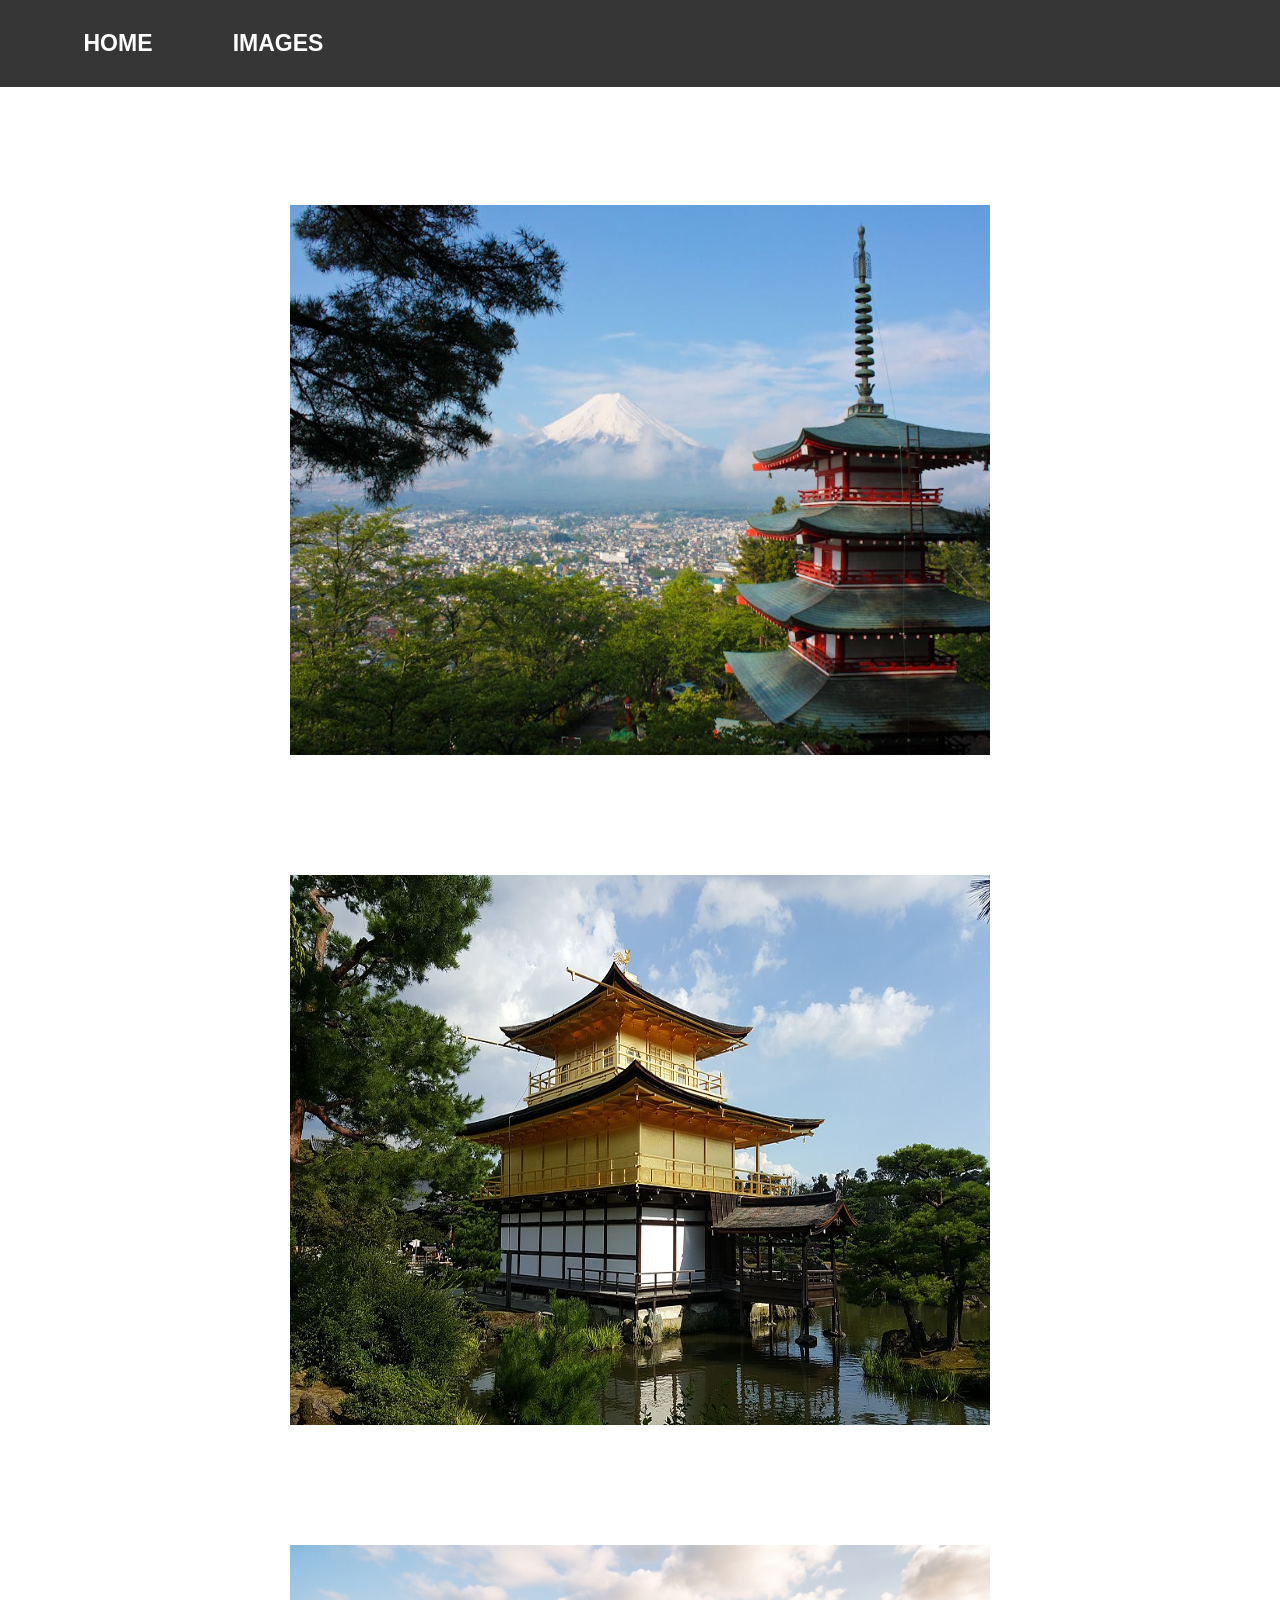
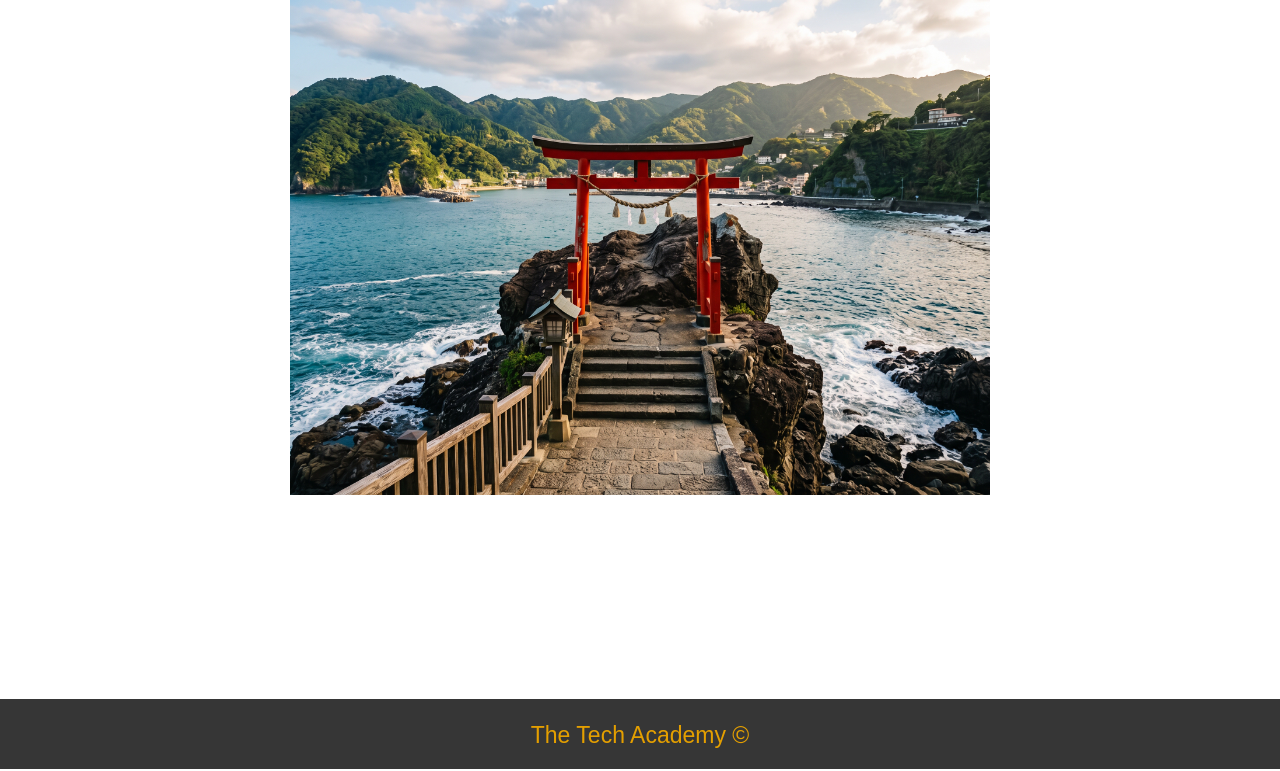
<file: Creating-CSS-Effects/index.html>
<!DOCTYPE html>
<html>
    <head> 
        <title> Creating Effects with CSS</title>
        <meta charset="UTF-8">
        <link rel="stylesheet" href="css/style.css">
    </head>
    <body> 
        <!--NAVBAR-->
        <nav class="nav-bar"> 
            <ul> 
                <li> 
                    <a href="#">Home</a>
                </li>
                <li class="drop"> 
                    <a href="#">Images</a>
                    <div class="rollover-menu"> 
                        <a href="#image1">Image 1</a>
                        <a href="#image2">Image 2</a>
                        <a href="#image3">Image 3</a>
                    </div>
                </li>
            </ul>
        </nav>
        <!--IMAGES-->
        <section> 
            <!--IMAGE ONE-->
            <div class="image-container" id="image1"> 
                <img src="images/japan-one.jpg">
                <div class="overlay"></div>
            </div >
            <!--IMAGE TWO-->
            <div class="image-container" id="image2">
                <img src="images/japan-two.jpg" class="zoom">
            </div>
            <!--IMAGE THREE-->
            <div class="image-container" id="image3">
                <div class="circle">
                    <img src="images/japan-three.jpeg">
                </div>
            </div>
        </section>
        <!--FOOTER-->
        <footer> 
            <div class="footer-text"> 
                <p>The Tech Academy &copy;</p>
            </div>
        </footer>
    </body>
</html>
</file>
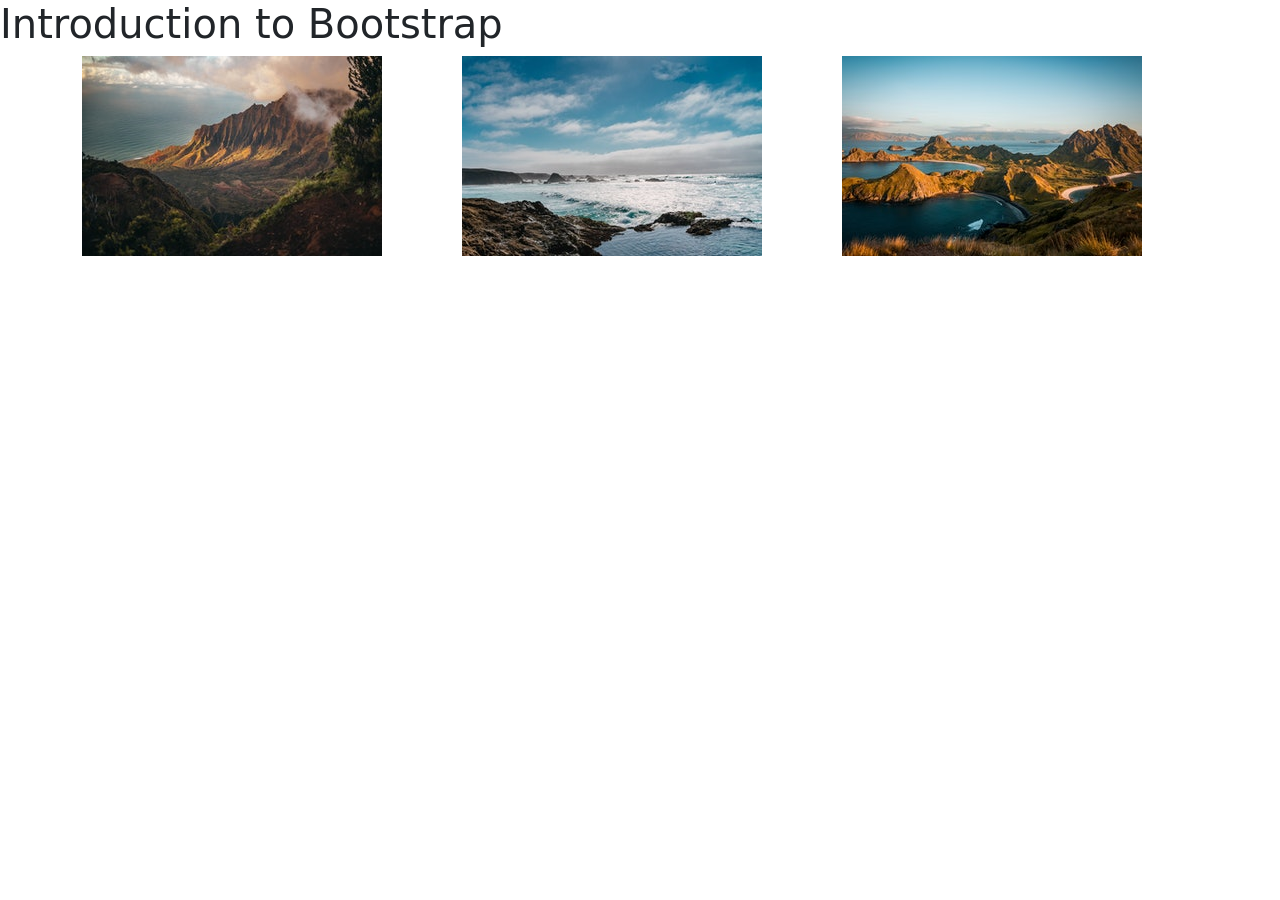
<file: Introduction-to-Bootstrap/index.html>
<!DOCTYPE html>
<html>
    <head>
        <!-- Required meta tags -->
        <meta charset="utf-8">
        <meta name="viewport" content="width=device-width, initial-scale=1">
        
        <!-- Bootstrap CSS -->
        <link href="https://cdn.jsdelivr.net/npm/bootstrap@5.3.8/dist/css/bootstrap.min.css" rel="stylesheet" integrity="sha384-sRIl4kxILFvY47J16cr9ZwB07vP4J8+LH7qKQnuqkuIAvNWLzeN8tE5YBujZqJLB" crossorigin="anonymous">
        <title>Introduction to Bootstrap</title>
    </head>
    <body>
        <h1>Introduction to Bootstrap</h1>
        <div class="container">
            <div class="row">
                <div class="col">
                    <img src="images/beach-1.jpg">
                </div>
                <div class="col">
                    <img src="images/beach-2.jpg">
                </div>
                <div class="col">
                    <img src="images/beach-3.jpg">
                </div>
            </div>
        </div>
    </body>
</html>
</file>
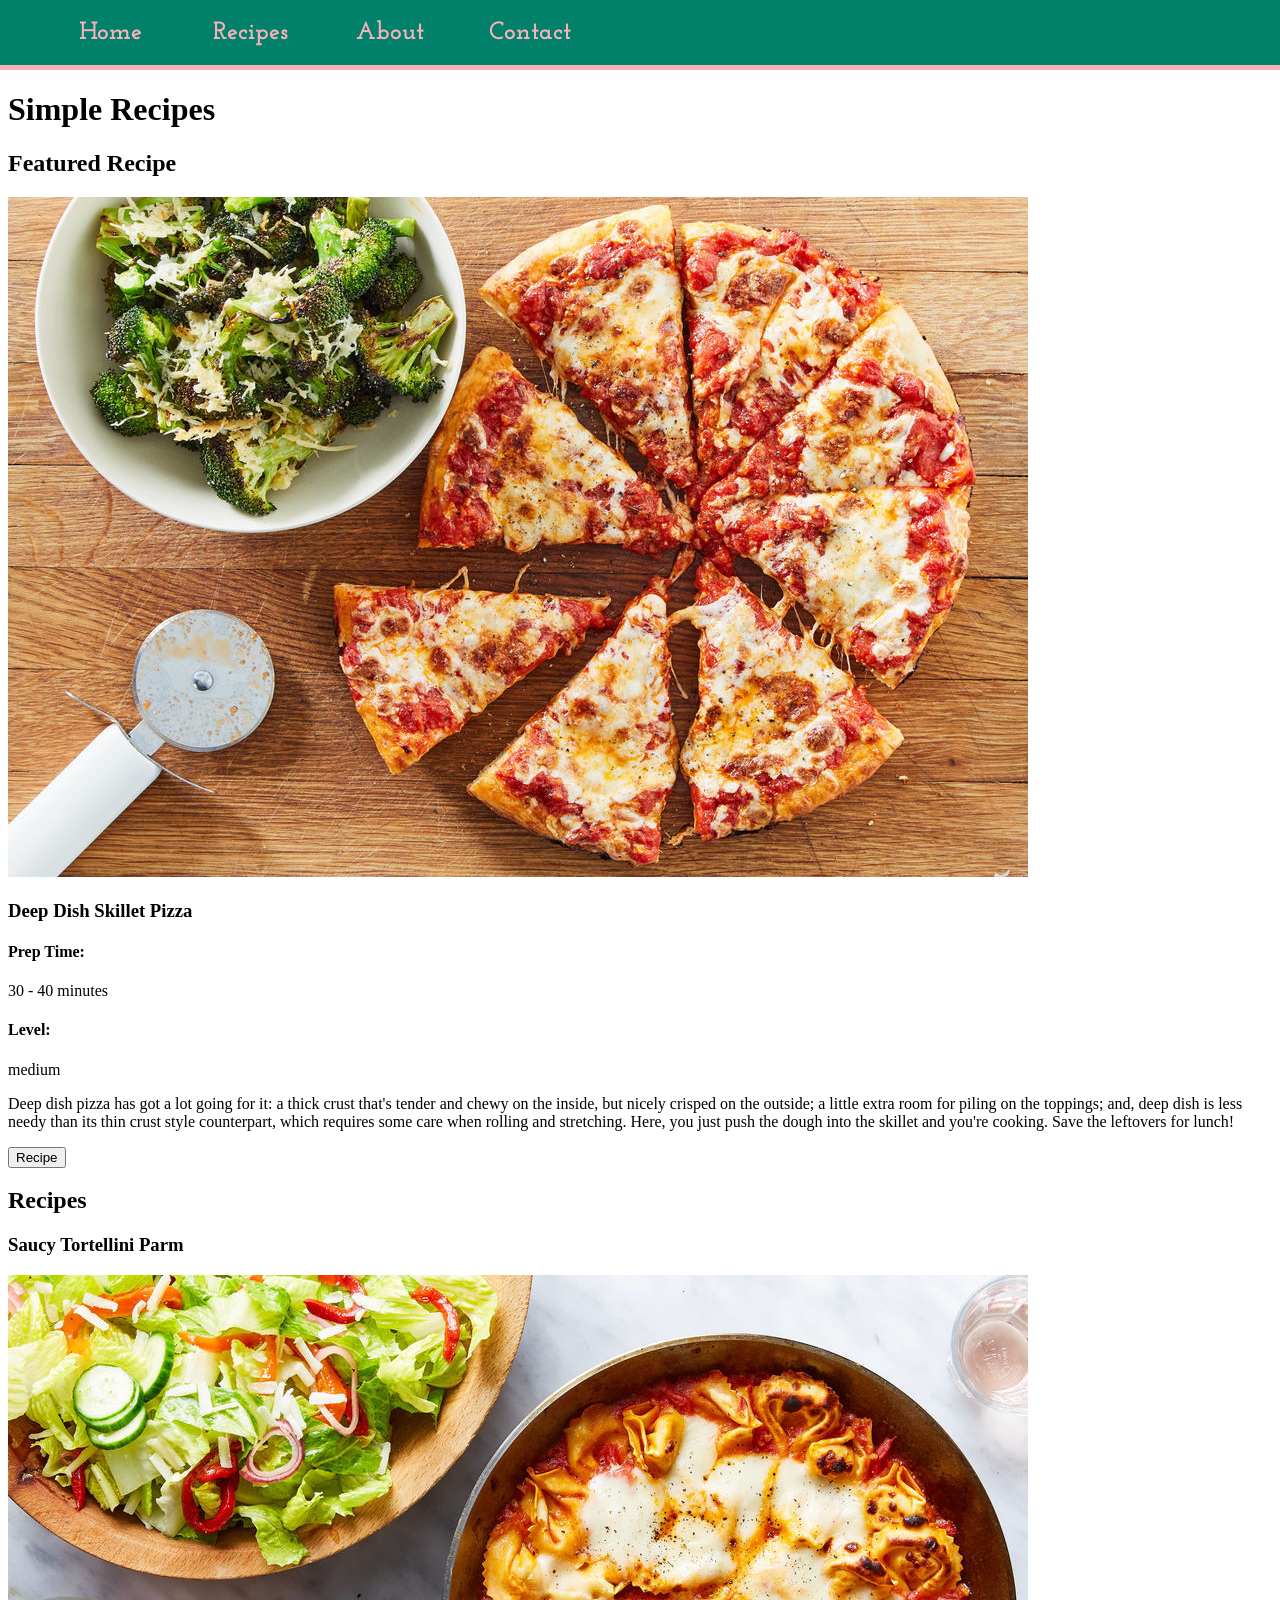
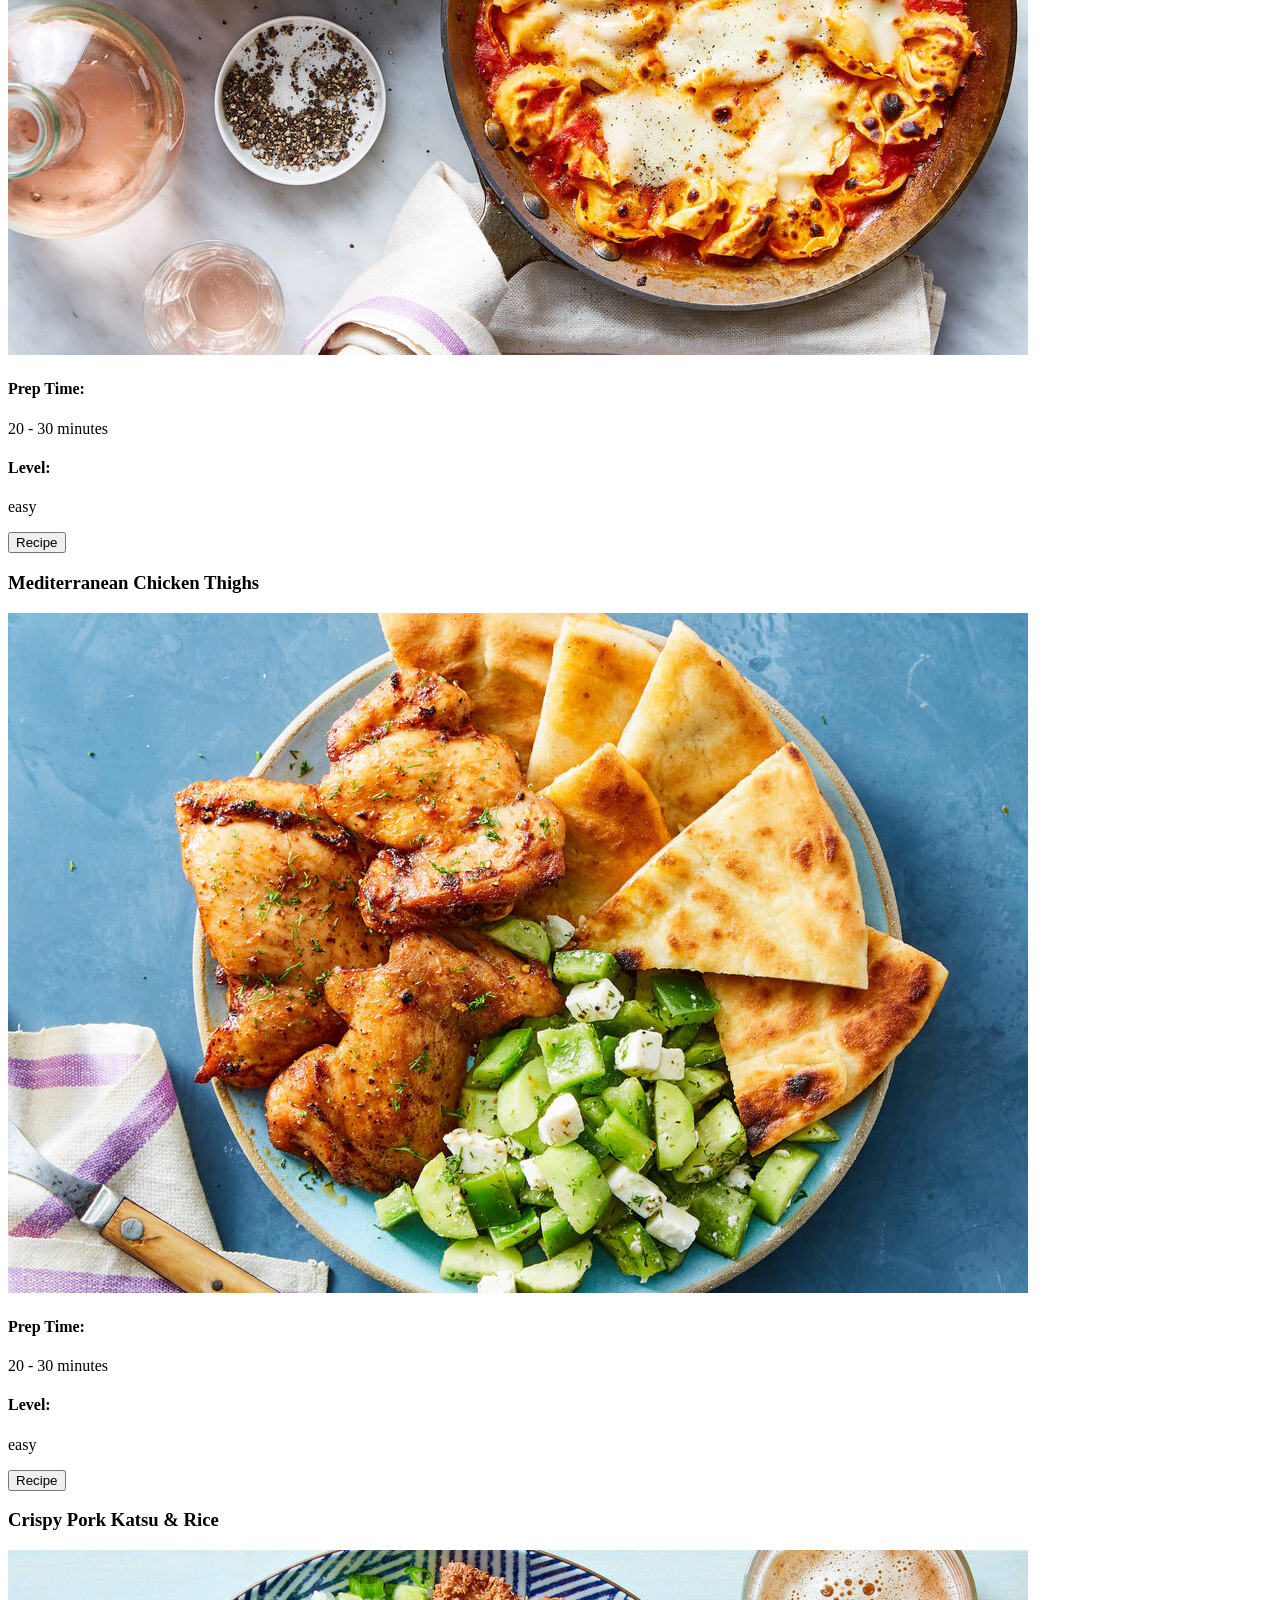
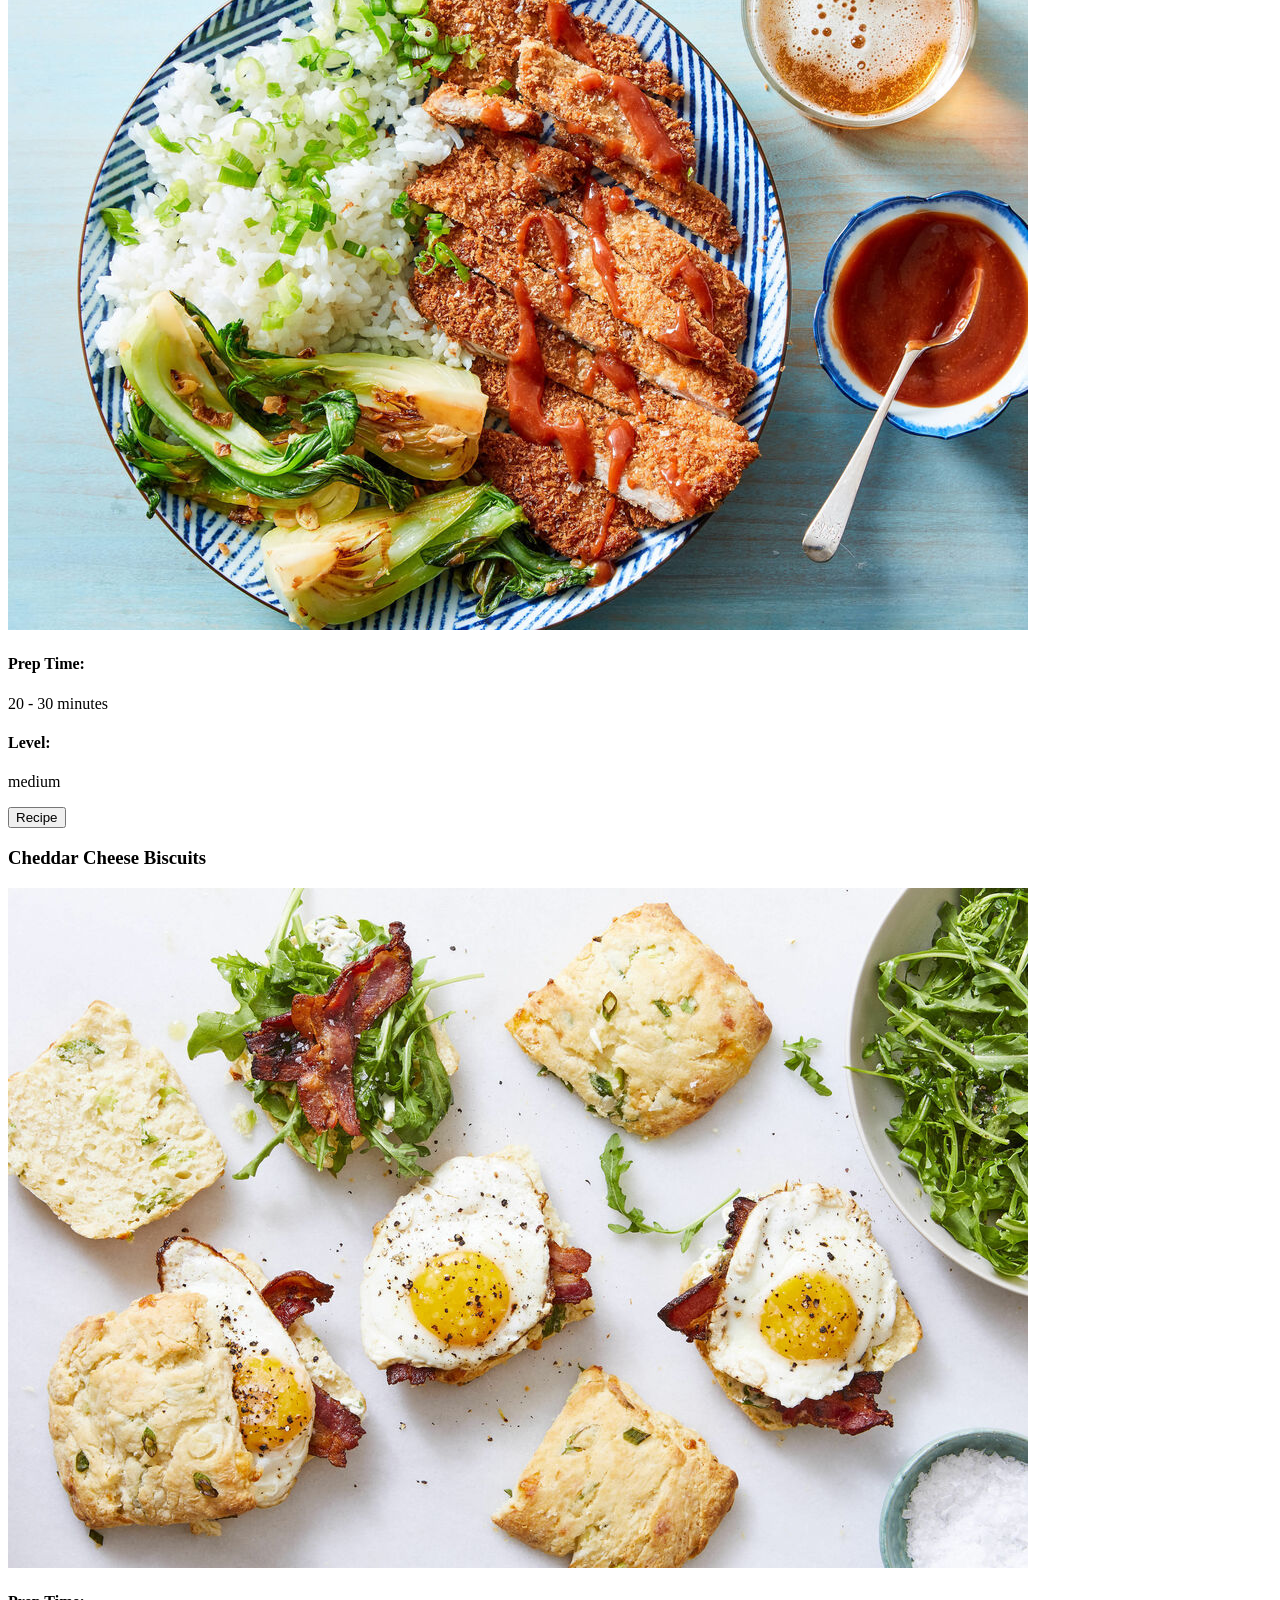
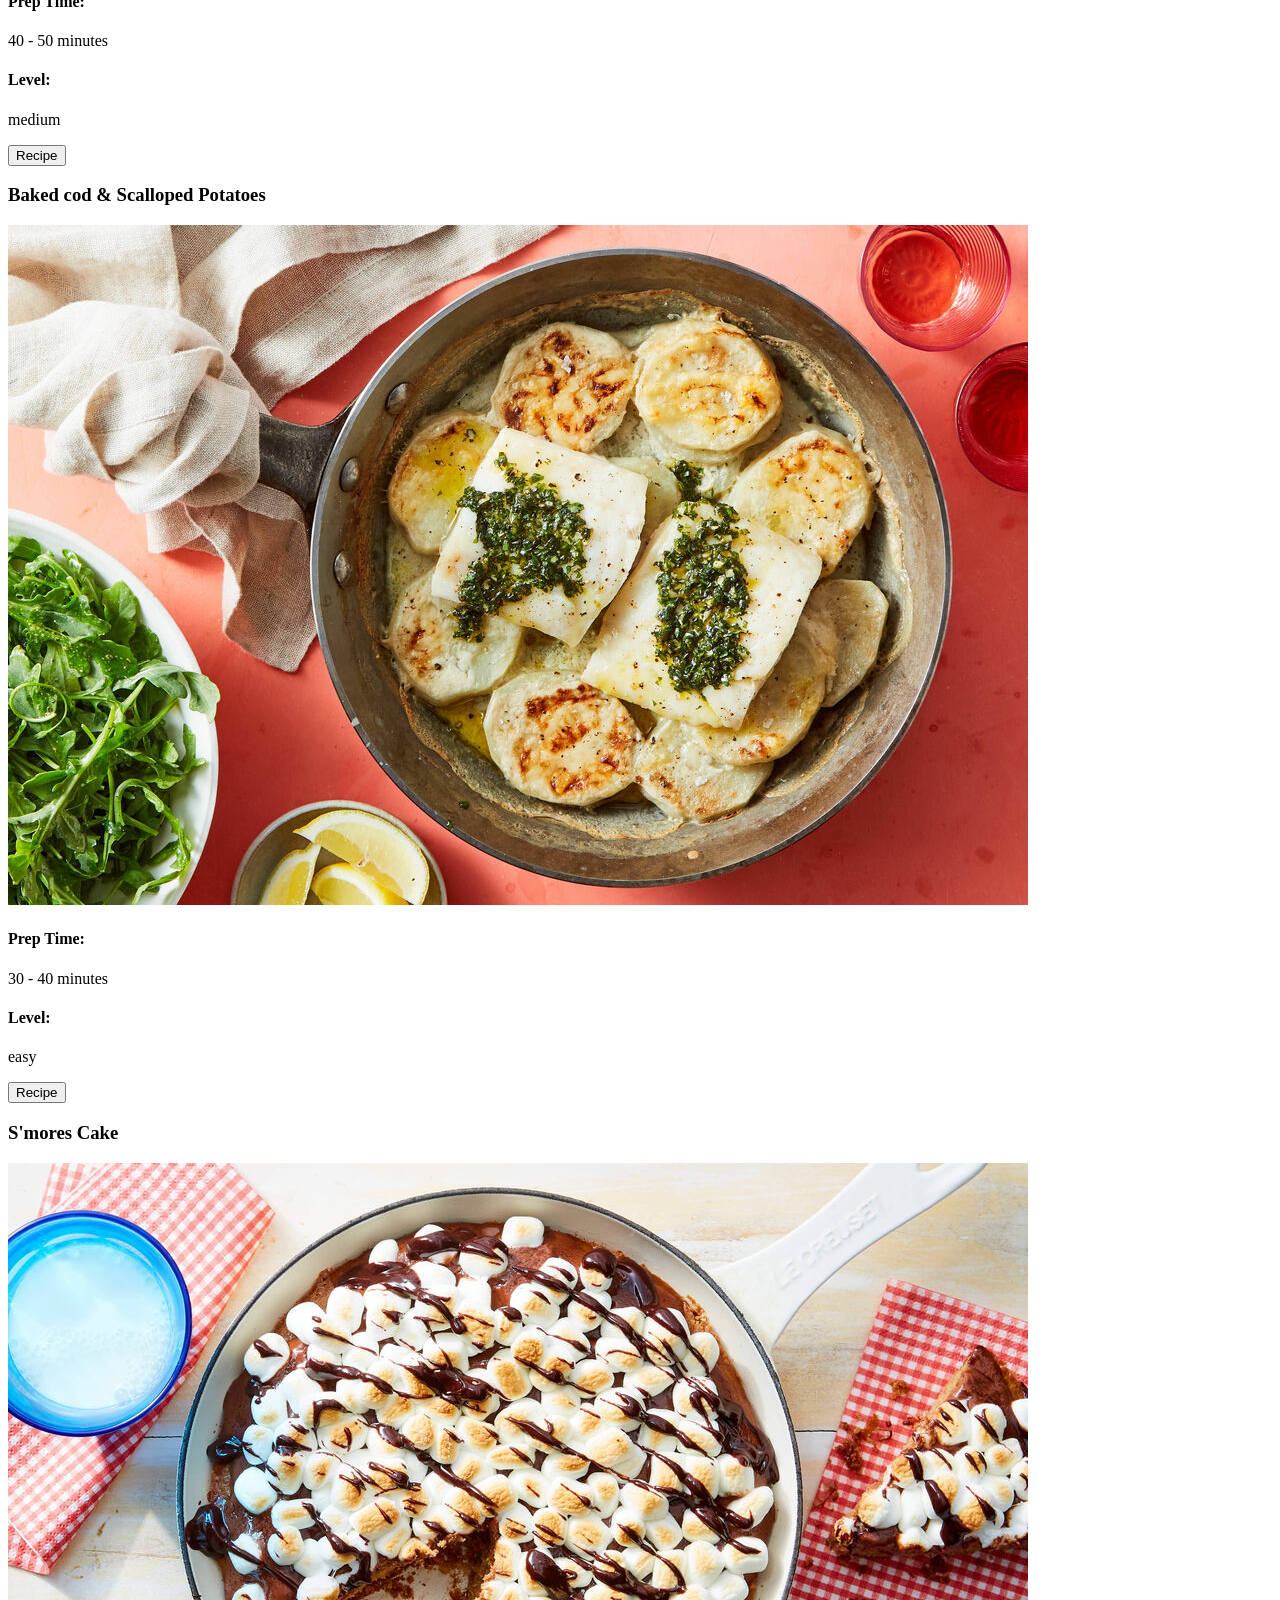
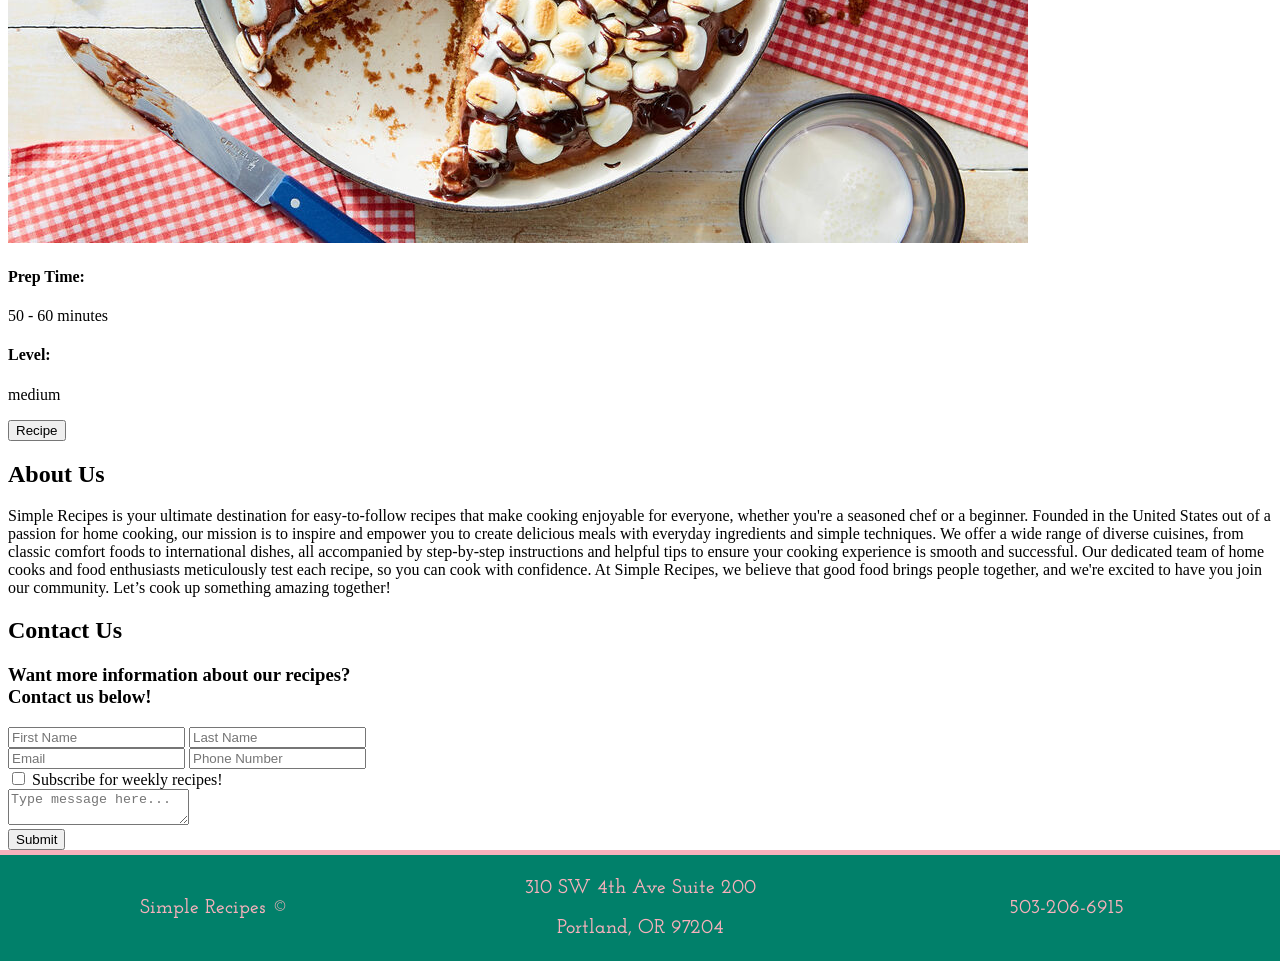
<file: Simple-Recipes/index.html>
<!DOCTYPE html>
<html> 
    <head> 
        <title>Simple Recipes</title>
        <meta charset="UTF-8">
        <link rel="stylesheet" href="css/style.css">
    </head>
    <body>
        <!--NAVBAR-->
        <nav class="nav-bar">
            <ul>
                <li><a href="#">Home</a></li>
                <li class="drop"><a href="#recipes">Recipes</a>
                    <div class="rollover-menu">
                        <a href="#featured">Featured Recipe</a>
                        <a href="#pasta">Pasta</a>
                        <a href="#chicken">Chicken</a>
                        <a href="#pork">Pork</a>
                        <a href="#biscuits">Biscuits</a>
                        <a href="#fish">Fish</a>
                        <a href="#dessert">Dessert</a>
                    </div>
                </li>
                <li><a href="#about">About</a></li>
                <li><a href="#contact">Contact</a></li>
            </ul>
        </nav>
        <!--HEADER-->
        <header>
            <h1>Simple Recipes</h1>
        </header>
        <!--RECIPES-->
        <section>
            <!--FEATURED RECIPE-->
            <div id="featured">
                <h2>Featured Recipe</h2>
                <div>
                    <img src="images/skillet-pizza.jpeg">
                </div>
                <div>
                    <h3>Deep Dish Skillet Pizza</h3>
                    <h4>Prep Time:</h4>
                    <p>30 - 40 minutes</p>
                    <h4>Level:</h4>
                    <p>medium</p>
                    <p>Deep dish pizza has got a lot going for it:
                        a thick crust that's tender and chewy on the inside,
                        but nicely crisped on the outside; a little extra room for piling
                        on the toppings; and, deep dish is less needy than its thin crust
                        style counterpart, which requires some care when rolling and stretching.
                        Here, you just push the dough into the skillet and you're cooking.
                        Save the leftovers for lunch!</p>
                    <input type="button" value="Recipe">
                </div>
            </div>
            <!--RECIPE CARDS-->
            <div id="recipes">
                <h2>Recipes</h2>
                <!--PASTA-->
                <div id="pasta">
                    <h3>Saucy Tortellini Parm</h3>
                    <div>
                        <img src="images/tortelloni.jpeg">
                    </div>
                    <div>
                        <h4>Prep Time:</h4>
                        <p>20 - 30 minutes</p>
                        <h4>Level:</h4>
                        <p>easy</p>
                        <input type="button" value="Recipe">
                    </div>
                </div>
                <!--CHICKEN-->
                <div id="chicken">
                    <h3>Mediterranean Chicken Thighs</h3>
                    <div>
                        <img src="images/chicken-thighs.jpeg">
                    </div>
                    <div>
                        <h4>Prep Time:</h4>
                        <p>20 - 30 minutes</p>
                        <h4>Level:</h4>
                        <p>easy</p>
                        <input type="button" value="Recipe">
                    </div>
                </div>
                <!--PORK-->
                <div id="pork">
                    <h3>Crispy Pork Katsu & Rice</h3>
                    <div>
                        <img src="images/pork-katsu.jpeg">
                    </div>
                    <div>
                        <h4>Prep Time:</h4>
                        <p>20 - 30 minutes</p>
                        <h4>Level:</h4>
                        <p>medium</p>
                        <input type="button" value="Recipe">
                    </div>
                </div>
                <!--BISCUITS-->
                <div id="biscuits">
                    <h3>Cheddar Cheese Biscuits</h3>
                    <div>
                        <img src="images/cheddar-biscuits.jpeg">
                    </div>
                    <div>
                        <h4>Prep Time:</h4>
                        <p>40 - 50 minutes</p>
                        <h4>Level:</h4>
                        <p>medium</p>
                        <input type="button" value="Recipe">
                    </div>
                </div>
                <!--FISH-->
                <div id="fish">
                    <h3>Baked cod & Scalloped Potatoes</h3>
                    <div>
                        <img src="images/baked-cod.jpeg">
                    </div>
                    <div>
                        <h4>Prep Time:</h4>
                        <p>30 - 40 minutes</p>
                        <h4>Level:</h4>
                        <p>easy</p>
                        <input type="button" value="Recipe">
                    </div>
                </div>
                <!--DESSERT-->
                <div id="dessert">
                    <h3>S'mores Cake</h3>
                    <div>
                        <img src="images/smores.jpeg">
                    </div>
                    <div>
                        <h4>Prep Time:</h4>
                        <p>50 - 60 minutes</p>
                        <h4>Level:</h4>
                        <p>medium</p>
                        <input type="button" value="Recipe">
                    </div>
                </div>
            </div>
        </section>

        <!--ABOUT US-->
        <section>
            <div id="about">
                <h2>About Us</h2>
                <p>Simple Recipes is your ultimate destination for easy-to-follow recipes that make cooking enjoyable for everyone, whether you're a seasoned chef or a beginner. Founded in the United States out of a passion for home cooking, our mission is to inspire and empower you to create delicious meals with everyday ingredients and simple techniques. We offer a wide range of diverse cuisines, from classic comfort foods to international dishes, all accompanied by step-by-step instructions and helpful tips to ensure your cooking experience is smooth and successful. Our dedicated team of home cooks and food enthusiasts meticulously test each recipe, so you can cook with confidence. At Simple Recipes, we believe that good food brings people together, and we're excited to have you join our community. Let’s cook up something amazing together!</p>
            </div>
        </section>

        <!--CONTACT FORM-->
        <section>
            <div id="contact">
                <h2>Contact Us</h2>
                <h3>Want more information about our recipes?
                    <br>
                    Contact us below!
                </h3>
                <form>
                    <input type="text" placeholder="First Name">
                    <input type="text" placeholder="Last Name">
                    <br>
                    <input type="email" placeholder="Email">
                    <input type="tel" placeholder="Phone Number">
                    <br>
                    <input type="checkbox" id="subscription">
                    <label for="subscription">Subscribe for weekly recipes!</label>
                    <br>
                    <textarea placeholder="Type message here..."></textarea>
                    <br>
                    <input type="submit" value="Submit">
                </form>
            </div>
        </section>
        <!--FOOTER-->
        <footer>
            <table>
                <tr>
                    <td>
                        <p>Simple Recipes &copy;</p>
                    </td>
                    <td>
                        <p>310 SW 4th Ave Suite 200</p>
                        <p>Portland, OR 97204</p>
                    </td>
                    <td>
                        <p>503-206-6915</p>
                    </td>
                </tr>
            </table>
        </footer>
    </body>
</html>
</file>
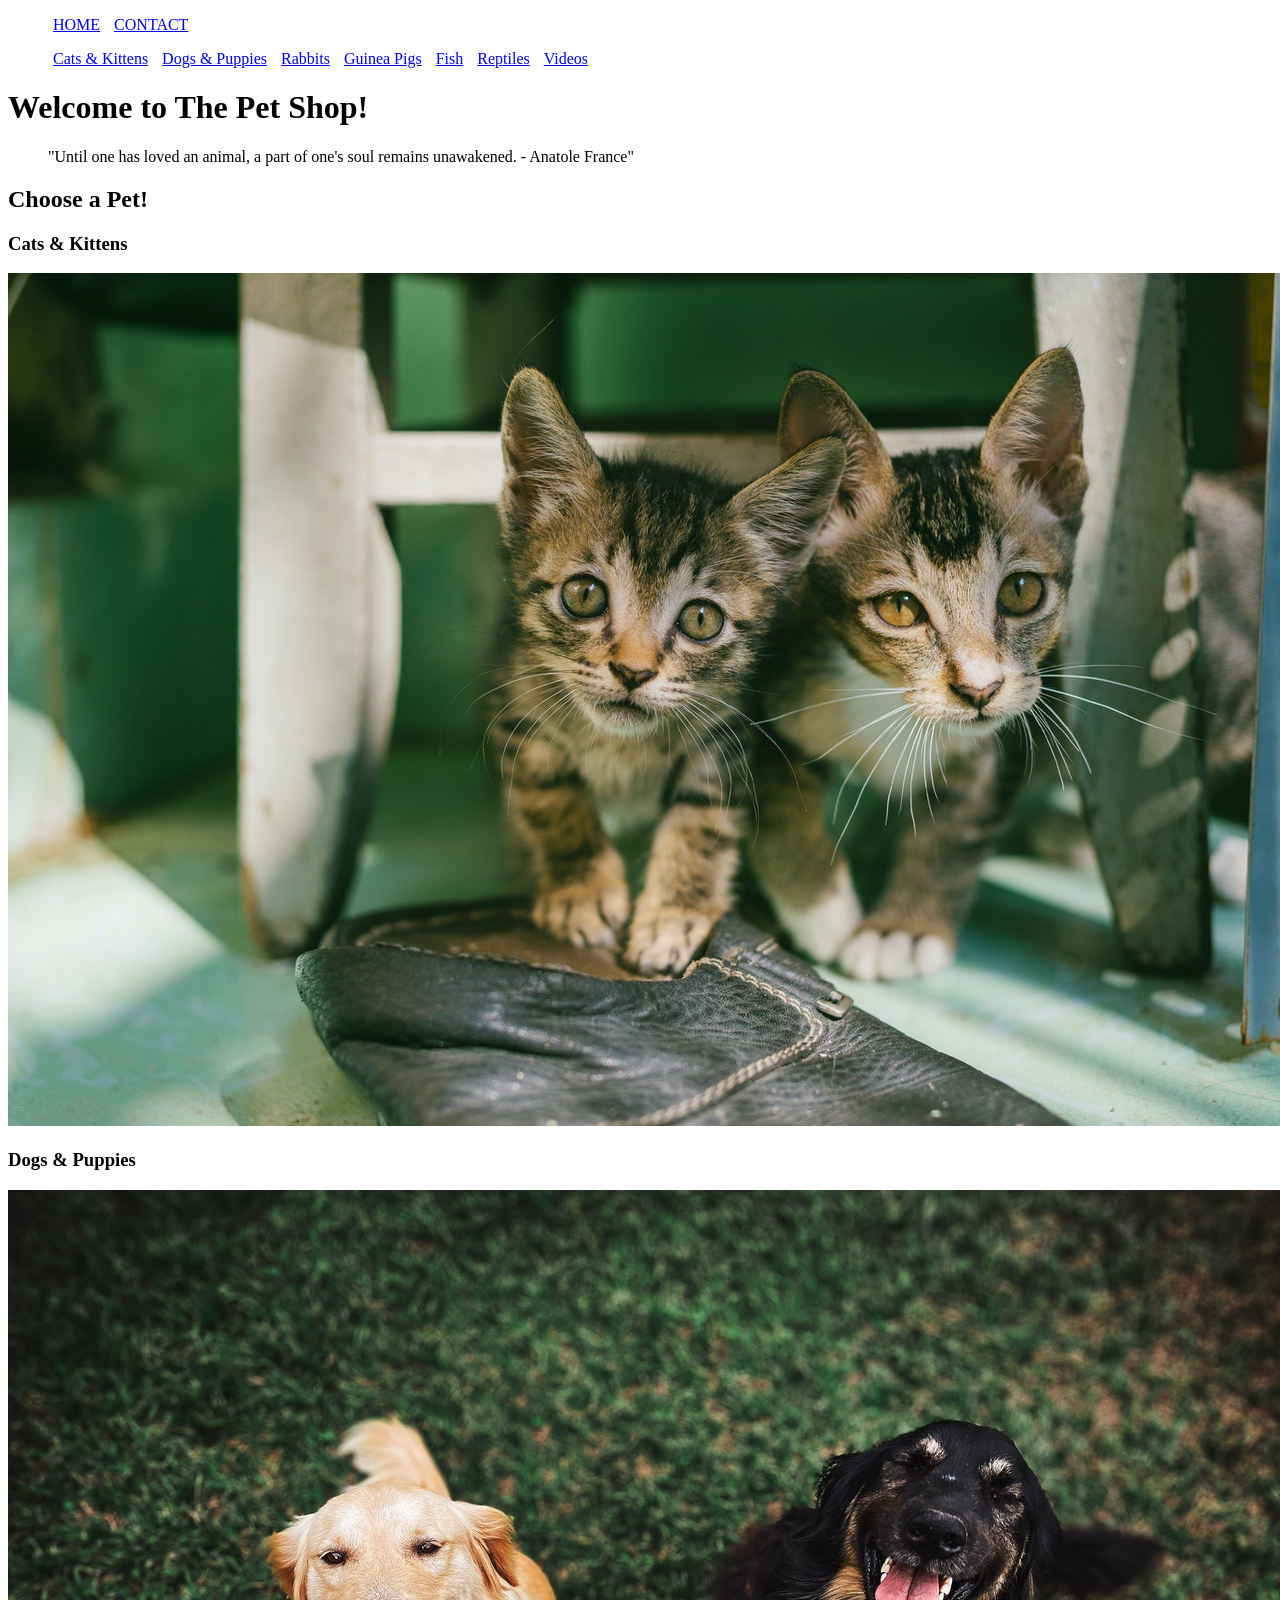
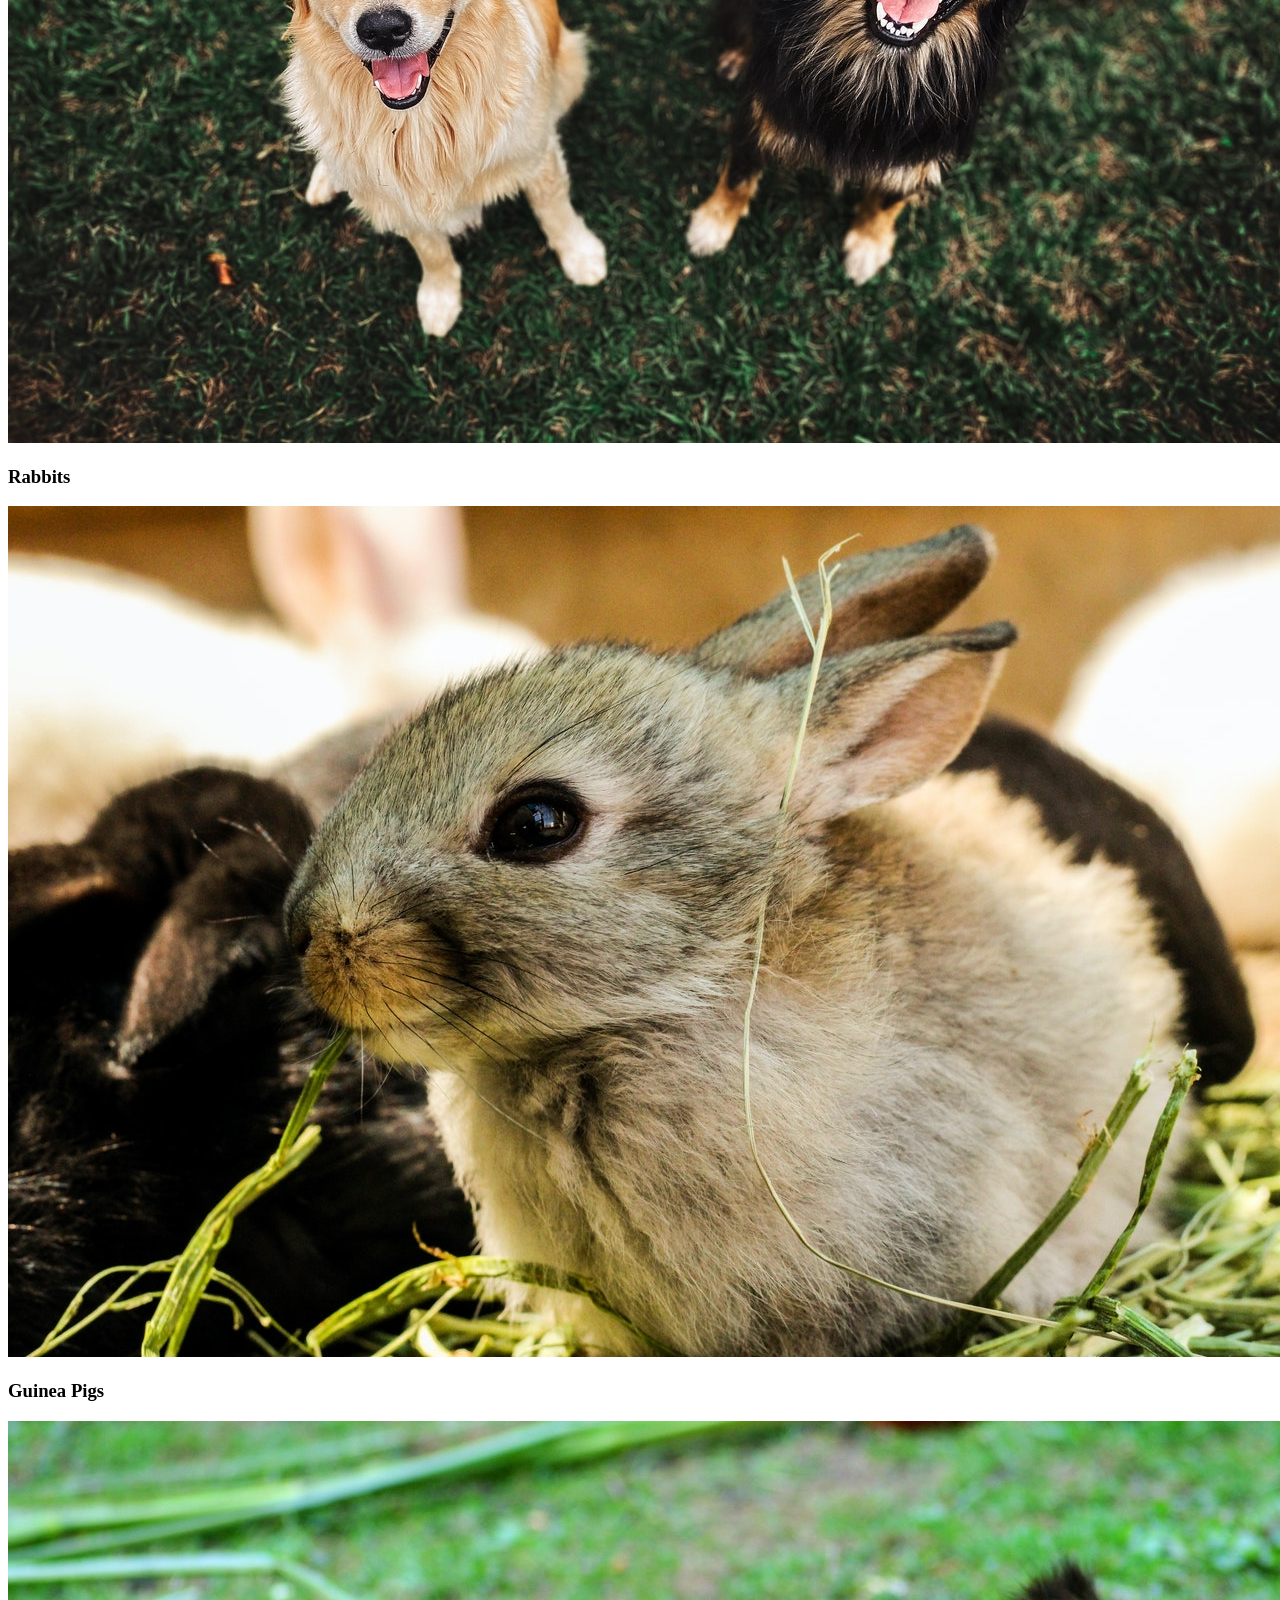
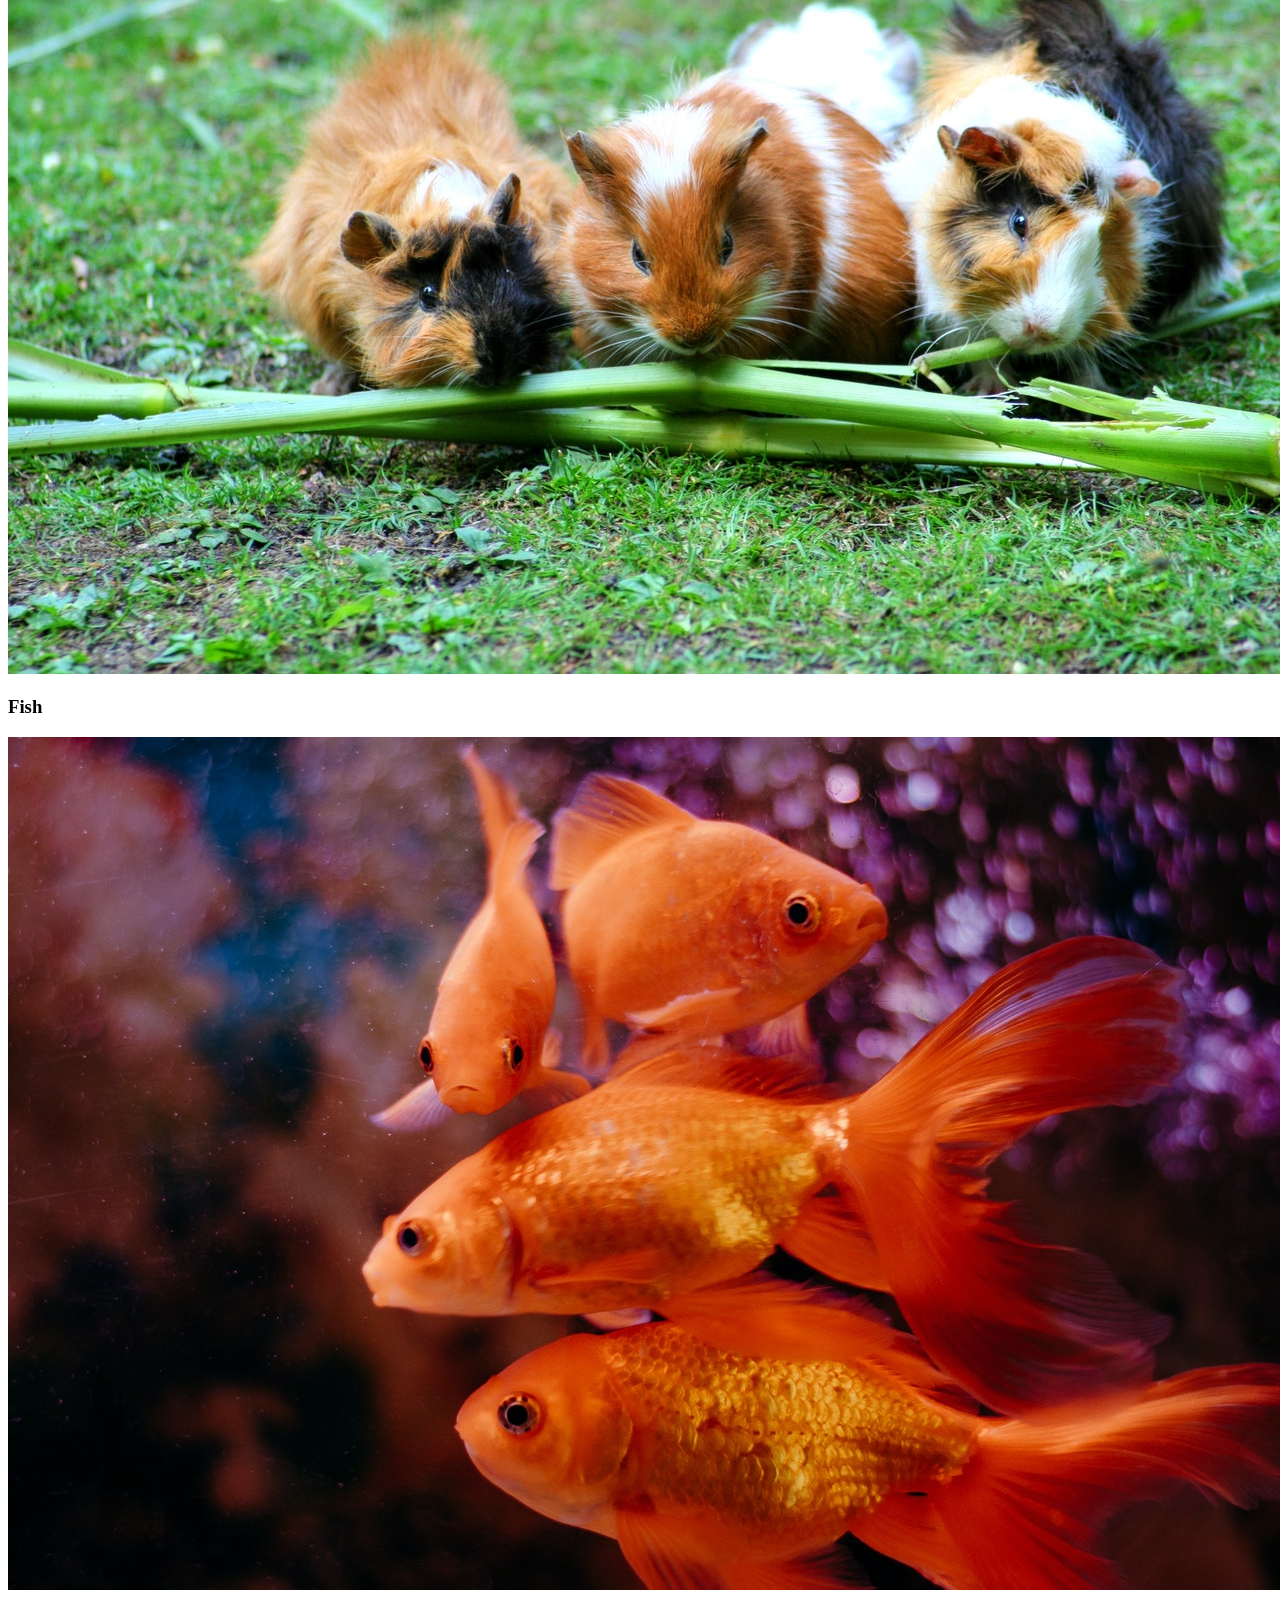
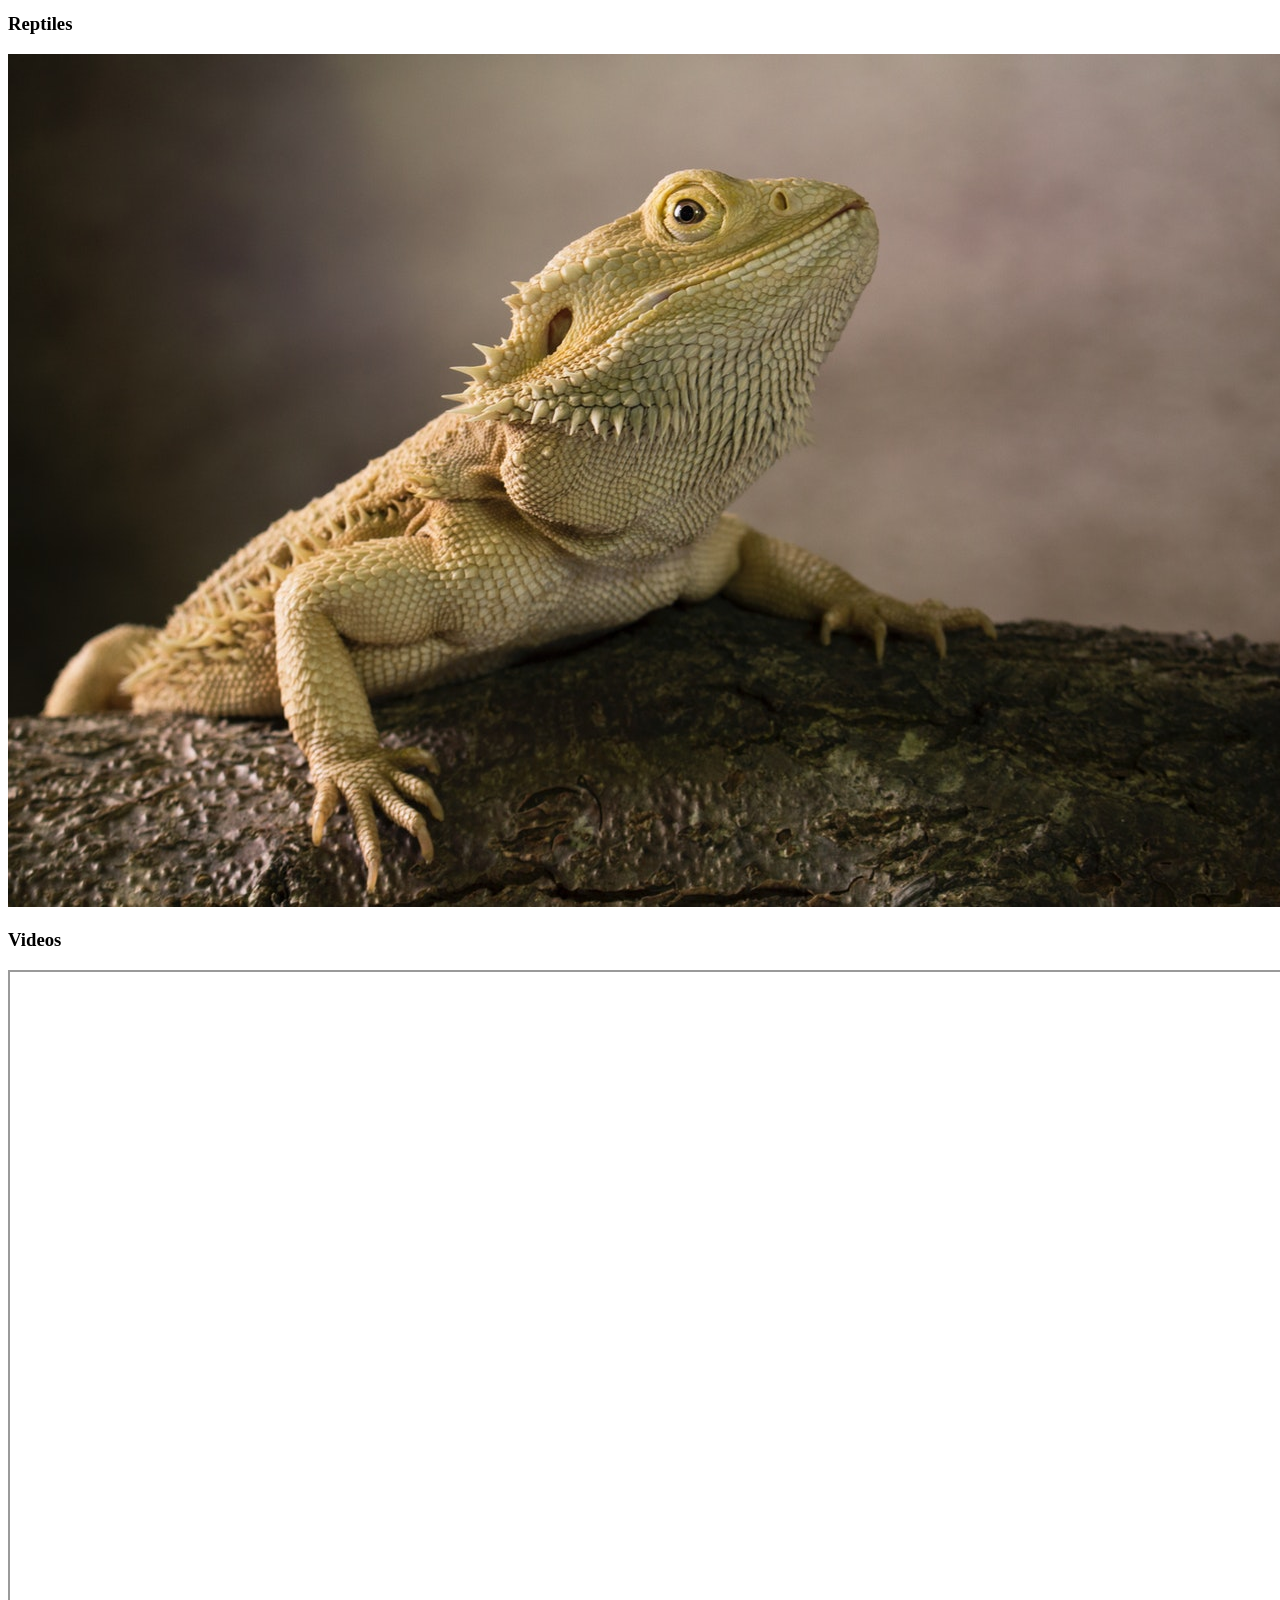
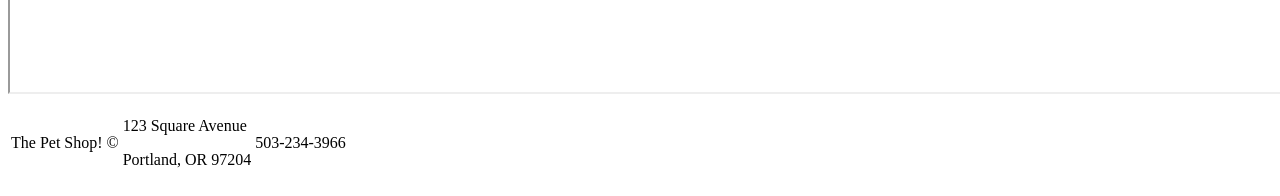
<file: The-Pet-Shop-Website/index.html>
<!DOCTYPE html>
<html>
    <head>
        <title>The Pet Shop</title>
        <meta charset="UTF-8">
        <meta name="description" content="Welcome to The Pet Shop! We specialize in connecting loving families with happy, vet-checked pets. Browse our available litters and find a furry friend. Meet Our Pets!">
        <link rel="stylesheet" href="css/style.css">
    </head>
    <body>
     <!--NAVBAR-->
       <nav>    
        <ul>    
            <li><a href="index.html">HOME</a></li>
            <li><a href="contact.html">CONTACT</a></li>
        </ul>
        <ul>    
            <a href="#cat"><li>Cats & Kittens</li></a>
            <a href="#dog"><li>Dogs & Puppies</li></a>
            <a href="#rabbit"><li>Rabbits</li></a>
            <a href="#guineaPig"><li>Guinea Pigs</li></a>
            <a href="#fish"><li>Fish</li></a>
            <a href="#reptile"><li>Reptiles</li></a>
            <a href="#video"><li>Videos</li></a>
        </ul>
       </nav>
       <!--HEADER-->
       <header>
            <div>   
                <h1>Welcome to The Pet Shop!</h1>
            </div>
       </header>

       <blockquote>
            "Until one has loved an animal, a part of one's soul remains unawakened. - Anatole France"
        </blockquote>

       <!--PET IMAGES-->
       <section>
            <div>
               <h2>Choose a Pet!</h2>
               <div>
                    <!--CAT IMAGE-->
                    <div id="cat">
                        <h3>Cats & Kittens</h3>
                        <img src="images/cat.png" alt="Picture of kittens">
                    </div>
                    <!--DOG IMAGE-->
                    <div id="dog">
                        <h3>Dogs & Puppies</h3>
                        <img src="images/dog.png" alt="Picture of dogs">
                    </div>
                    <!--RABBIT IMAGE-->
                    <div id="rabbit">
                        <h3>Rabbits</h3>
                        <img src="images/rabbits.png" alt="Picture of rabbits">
                    </div>
                    <!--GUINNEA PIG IMAGE-->
                    <div id="guineaPig">
                        <h3>Guinea Pigs</h3>
                        <img src="images/guineapigs.png" alt="Picture of guinea pigs">
                    </div>
                    <!--FISH IMAGE-->
                    <div id="fish">
                        <h3>Fish</h3>
                        <img src="images/fish.png" alt="Picture of goldfish">
                    </div>
                    <!--REPTILE IMAGE-->
                    <div id="reptile">
                        <h3>Reptiles</h3>
                        <img src="images/beardedDragon.png" alt="Picture of bearded dragon">
                    </div>
               </div> 
            </div>
       </section>
       <!VIDEOS-->
       <section>
            <!--DOG VIDEO-->
            <div id="video">
                <h3>Videos</h3>
                <iframe width="1280" height="720" src="https://www.youtube.com/embed/ng58pNPDDW4"></iframe>
            </div>
       </section>
       <!--FOOTER-->
       <footer>
        <table>
            <tr>    
                <td>    
                    <p>The Pet Shop! &copy;</p>
                </td>
                <td>
                    <p>123 Square Avenue</p>
                    <p>Portland, OR 97204</p>
                </td>
                <td>
                    <p>503-234-3966</p>
                </td>
            </tr>
        </table>
       </footer>
    </body>
</html>
</file>
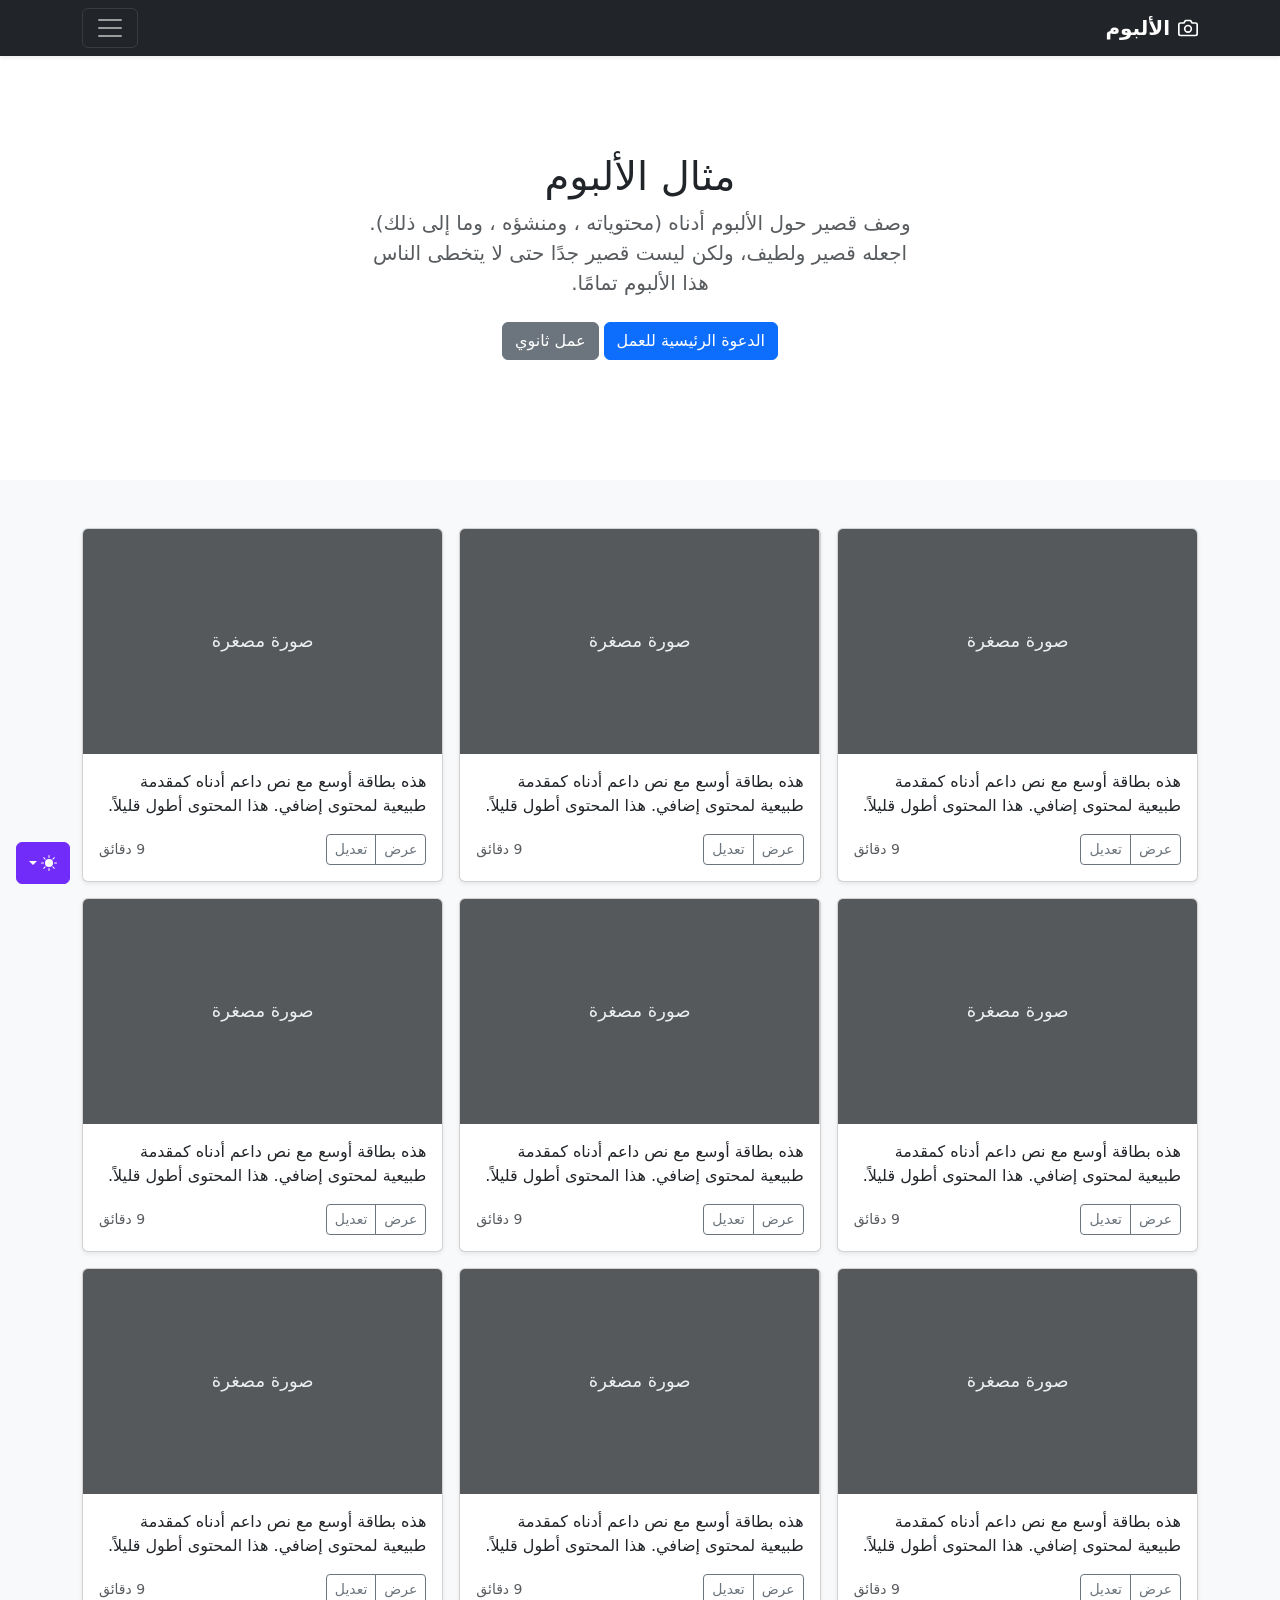
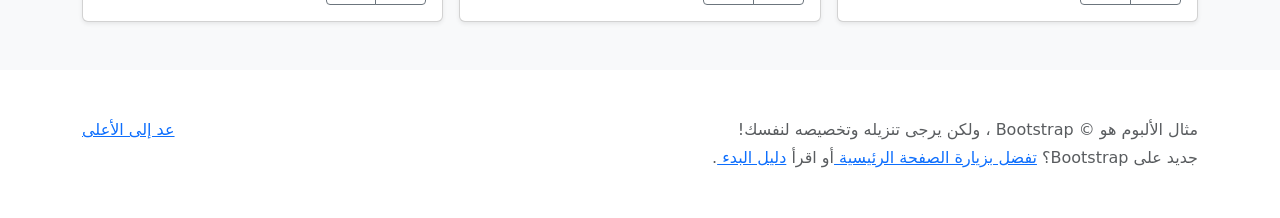
<file: Academy-Cinemas/bootstrap-5.3.8-examples/bootstrap-5.3.8-examples/album-rtl/index.html>
<!doctype html>
<html lang="ar" dir="rtl" data-bs-theme="auto">
  <head>
    <meta charset="utf-8" />
    <meta name="viewport" content="width=device-width, initial-scale=1" />
    <meta name="description" content="" />
    <meta
      name="author"
      content="Mark Otto, Jacob Thornton, and Bootstrap contributors"
    />
    <meta name="generator" content="Astro v5.13.2" />
    <title>مثال الألبوم · Bootstrap v5.3</title>
    <link
      rel="canonical"
      href="https://getbootstrap.com/docs/5.3/examples/album-rtl/"
    />
    <script src="../assets/js/color-modes.js"></script>
    <link href="../assets/dist/css/bootstrap.rtl.min.css" rel="stylesheet" />
    <meta name="theme-color" content="#712cf9" />
    <style>
      .bd-placeholder-img {
        font-size: 1.125rem;
        text-anchor: middle;
        -webkit-user-select: none;
        -moz-user-select: none;
        user-select: none;
      }
      @media (min-width: 768px) {
        .bd-placeholder-img-lg {
          font-size: 3.5rem;
        }
      }
      .b-example-divider {
        width: 100%;
        height: 3rem;
        background-color: #0000001a;
        border: solid rgba(0, 0, 0, 0.15);
        border-width: 1px 0;
        box-shadow:
          inset 0 0.5em 1.5em #0000001a,
          inset 0 0.125em 0.5em #00000026;
      }
      .b-example-vr {
        flex-shrink: 0;
        width: 1.5rem;
        height: 100vh;
      }
      .bi {
        vertical-align: -0.125em;
        fill: currentColor;
      }
      .nav-scroller {
        position: relative;
        z-index: 2;
        height: 2.75rem;
        overflow-y: hidden;
      }
      .nav-scroller .nav {
        display: flex;
        flex-wrap: nowrap;
        padding-bottom: 1rem;
        margin-top: -1px;
        overflow-x: auto;
        text-align: center;
        white-space: nowrap;
        -webkit-overflow-scrolling: touch;
      }
      .btn-bd-primary {
        --bd-violet-bg: #712cf9;
        --bd-violet-rgb: 112.520718, 44.062154, 249.437846;
        --bs-btn-font-weight: 600;
        --bs-btn-color: var(--bs-white);
        --bs-btn-bg: var(--bd-violet-bg);
        --bs-btn-border-color: var(--bd-violet-bg);
        --bs-btn-hover-color: var(--bs-white);
        --bs-btn-hover-bg: #6528e0;
        --bs-btn-hover-border-color: #6528e0;
        --bs-btn-focus-shadow-rgb: var(--bd-violet-rgb);
        --bs-btn-active-color: var(--bs-btn-hover-color);
        --bs-btn-active-bg: #5a23c8;
        --bs-btn-active-border-color: #5a23c8;
      }
      .bd-mode-toggle {
        z-index: 1500;
      }
      .bd-mode-toggle .bi {
        width: 1em;
        height: 1em;
      }
      .bd-mode-toggle .dropdown-menu .active .bi {
        display: block !important;
      }
    </style>
  </head>
  <body>
    <svg xmlns="http://www.w3.org/2000/svg" class="d-none">
      <symbol id="check2" viewBox="0 0 16 16">
        <path
          d="M13.854 3.646a.5.5 0 0 1 0 .708l-7 7a.5.5 0 0 1-.708 0l-3.5-3.5a.5.5 0 1 1 .708-.708L6.5 10.293l6.646-6.647a.5.5 0 0 1 .708 0z"
        ></path>
      </symbol>
      <symbol id="circle-half" viewBox="0 0 16 16">
        <path
          d="M8 15A7 7 0 1 0 8 1v14zm0 1A8 8 0 1 1 8 0a8 8 0 0 1 0 16z"
        ></path>
      </symbol>
      <symbol id="moon-stars-fill" viewBox="0 0 16 16">
        <path
          d="M6 .278a.768.768 0 0 1 .08.858 7.208 7.208 0 0 0-.878 3.46c0 4.021 3.278 7.277 7.318 7.277.527 0 1.04-.055 1.533-.16a.787.787 0 0 1 .81.316.733.733 0 0 1-.031.893A8.349 8.349 0 0 1 8.344 16C3.734 16 0 12.286 0 7.71 0 4.266 2.114 1.312 5.124.06A.752.752 0 0 1 6 .278z"
        ></path>
        <path
          d="M10.794 3.148a.217.217 0 0 1 .412 0l.387 1.162c.173.518.579.924 1.097 1.097l1.162.387a.217.217 0 0 1 0 .412l-1.162.387a1.734 1.734 0 0 0-1.097 1.097l-.387 1.162a.217.217 0 0 1-.412 0l-.387-1.162A1.734 1.734 0 0 0 9.31 6.593l-1.162-.387a.217.217 0 0 1 0-.412l1.162-.387a1.734 1.734 0 0 0 1.097-1.097l.387-1.162zM13.863.099a.145.145 0 0 1 .274 0l.258.774c.115.346.386.617.732.732l.774.258a.145.145 0 0 1 0 .274l-.774.258a1.156 1.156 0 0 0-.732.732l-.258.774a.145.145 0 0 1-.274 0l-.258-.774a1.156 1.156 0 0 0-.732-.732l-.774-.258a.145.145 0 0 1 0-.274l.774-.258c.346-.115.617-.386.732-.732L13.863.1z"
        ></path>
      </symbol>
      <symbol id="sun-fill" viewBox="0 0 16 16">
        <path
          d="M8 12a4 4 0 1 0 0-8 4 4 0 0 0 0 8zM8 0a.5.5 0 0 1 .5.5v2a.5.5 0 0 1-1 0v-2A.5.5 0 0 1 8 0zm0 13a.5.5 0 0 1 .5.5v2a.5.5 0 0 1-1 0v-2A.5.5 0 0 1 8 13zm8-5a.5.5 0 0 1-.5.5h-2a.5.5 0 0 1 0-1h2a.5.5 0 0 1 .5.5zM3 8a.5.5 0 0 1-.5.5h-2a.5.5 0 0 1 0-1h2A.5.5 0 0 1 3 8zm10.657-5.657a.5.5 0 0 1 0 .707l-1.414 1.415a.5.5 0 1 1-.707-.708l1.414-1.414a.5.5 0 0 1 .707 0zm-9.193 9.193a.5.5 0 0 1 0 .707L3.05 13.657a.5.5 0 0 1-.707-.707l1.414-1.414a.5.5 0 0 1 .707 0zm9.193 2.121a.5.5 0 0 1-.707 0l-1.414-1.414a.5.5 0 0 1 .707-.707l1.414 1.414a.5.5 0 0 1 0 .707zM4.464 4.465a.5.5 0 0 1-.707 0L2.343 3.05a.5.5 0 1 1 .707-.707l1.414 1.414a.5.5 0 0 1 0 .708z"
        ></path>
      </symbol>
    </svg>
    <div
      class="dropdown position-fixed bottom-0 end-0 mb-3 me-3 bd-mode-toggle"
    >
      <button
        class="btn btn-bd-primary py-2 dropdown-toggle d-flex align-items-center"
        id="bd-theme"
        type="button"
        aria-expanded="false"
        data-bs-toggle="dropdown"
        aria-label="Toggle theme (auto)"
      >
        <svg class="bi my-1 theme-icon-active" aria-hidden="true">
          <use href="#circle-half"></use>
        </svg>
        <span class="visually-hidden" id="bd-theme-text">Toggle theme</span>
      </button>
      <ul
        class="dropdown-menu dropdown-menu-end shadow"
        aria-labelledby="bd-theme-text"
      >
        <li>
          <button
            type="button"
            class="dropdown-item d-flex align-items-center"
            data-bs-theme-value="light"
            aria-pressed="false"
          >
            <svg class="bi me-2 opacity-50" aria-hidden="true">
              <use href="#sun-fill"></use>
            </svg>
            Light
            <svg class="bi ms-auto d-none" aria-hidden="true">
              <use href="#check2"></use>
            </svg>
          </button>
        </li>
        <li>
          <button
            type="button"
            class="dropdown-item d-flex align-items-center"
            data-bs-theme-value="dark"
            aria-pressed="false"
          >
            <svg class="bi me-2 opacity-50" aria-hidden="true">
              <use href="#moon-stars-fill"></use>
            </svg>
            Dark
            <svg class="bi ms-auto d-none" aria-hidden="true">
              <use href="#check2"></use>
            </svg>
          </button>
        </li>
        <li>
          <button
            type="button"
            class="dropdown-item d-flex align-items-center active"
            data-bs-theme-value="auto"
            aria-pressed="true"
          >
            <svg class="bi me-2 opacity-50" aria-hidden="true">
              <use href="#circle-half"></use>
            </svg>
            Auto
            <svg class="bi ms-auto d-none" aria-hidden="true">
              <use href="#check2"></use>
            </svg>
          </button>
        </li>
      </ul>
    </div>
    <header data-bs-theme="dark">
      <div class="collapse text-bg-dark" id="navbarHeader">
        <div class="container">
          <div class="row">
            <div class="col-sm-8 col-md-7 py-4">
              <h4>حول</h4>
              <p class="text-body-secondary">
                أضف بعض المعلومات حول الألبوم، المؤلف، أو أي سياق خلفية آخر.
                اجعلها بضع جمل حتى يتمكن الزوار من التقاط بعض التلميحات المفيدة.
                ثم اربطها ببعض مواقع التواصل الاجتماعي أو معلومات الاتصال.
              </p>
            </div>
            <div class="col-sm-4 offset-md-1 py-4">
              <h4>تواصل معي</h4>
              <ul class="list-unstyled">
                <li><a href="#" class="text-white">تابعني على تويتر</a></li>
                <li>
                  <a href="#" class="text-white">شاركني الإعجاب في فيسبوك</a>
                </li>
                <li>
                  <a href="#" class="text-white"
                    >راسلني على البريد الإلكتروني</a
                  >
                </li>
              </ul>
            </div>
          </div>
        </div>
      </div>
      <div class="navbar navbar-dark bg-dark shadow-sm">
        <div class="container">
          <a href="#" class="navbar-brand d-flex align-items-center">
            <svg
              xmlns="http://www.w3.org/2000/svg"
              width="20"
              height="20"
              fill="none"
              stroke="currentColor"
              stroke-linecap="round"
              stroke-linejoin="round"
              stroke-width="2"
              aria-hidden="true"
              class="me-2"
              viewBox="0 0 24 24"
            >
              <path
                d="M23 19a2 2 0 0 1-2 2H3a2 2 0 0 1-2-2V8a2 2 0 0 1 2-2h4l2-3h6l2 3h4a2 2 0 0 1 2 2z"
              ></path>
              <circle cx="12" cy="13" r="4"></circle>
            </svg>
            <strong>الألبوم</strong>
          </a>
          <button
            class="navbar-toggler"
            type="button"
            data-bs-toggle="collapse"
            data-bs-target="#navbarHeader"
            aria-controls="navbarHeader"
            aria-expanded="false"
            aria-label="تبديل التنقل"
          >
            <span class="navbar-toggler-icon"></span>
          </button>
        </div>
      </div>
    </header>
    <main>
      <section class="py-5 text-center container">
        <div class="row py-lg-5">
          <div class="col-lg-6 col-md-8 mx-auto">
            <h1 class="fw-light">مثال الألبوم</h1>
            <p class="lead text-body-secondary">
              وصف قصير حول الألبوم أدناه (محتوياته ، ومنشؤه ، وما إلى ذلك).
              اجعله قصير ولطيف، ولكن ليست قصير جدًا حتى لا يتخطى الناس هذا
              الألبوم تمامًا.
            </p>
            <p>
              <a href="#" class="btn btn-primary my-2">الدعوة الرئيسية للعمل</a>
              <a href="#" class="btn btn-secondary my-2">عمل ثانوي</a>
            </p>
          </div>
        </div>
      </section>
      <div class="album py-5 bg-body-tertiary">
        <div class="container">
          <div class="row row-cols-1 row-cols-sm-2 row-cols-md-3 g-3">
            <div class="col">
              <div class="card shadow-sm">
                <svg
                  aria-label="Placeholder: صورة مصغرة"
                  class="bd-placeholder-img card-img-top"
                  height="225"
                  preserveAspectRatio="xMidYMid slice"
                  role="img"
                  width="100%"
                  xmlns="http://www.w3.org/2000/svg"
                >
                  <title>Placeholder</title>
                  <rect width="100%" height="100%" fill="#55595c"></rect>
                  <text x="50%" y="50%" fill="#eceeef" dy=".3em">
                    صورة مصغرة
                  </text>
                </svg>
                <div class="card-body">
                  <p class="card-text">
                    هذه بطاقة أوسع مع نص داعم أدناه كمقدمة طبيعية لمحتوى إضافي.
                    هذا المحتوى أطول قليلاً.
                  </p>
                  <div
                    class="d-flex justify-content-between align-items-center"
                  >
                    <div class="btn-group">
                      <button
                        type="button"
                        class="btn btn-sm btn-outline-secondary"
                      >
                        عرض
                      </button>
                      <button
                        type="button"
                        class="btn btn-sm btn-outline-secondary"
                      >
                        تعديل
                      </button>
                    </div>
                    <small class="text-body-secondary">9 دقائق</small>
                  </div>
                </div>
              </div>
            </div>
            <div class="col">
              <div class="card shadow-sm">
                <svg
                  aria-label="Placeholder: صورة مصغرة"
                  class="bd-placeholder-img card-img-top"
                  height="225"
                  preserveAspectRatio="xMidYMid slice"
                  role="img"
                  width="100%"
                  xmlns="http://www.w3.org/2000/svg"
                >
                  <title>Placeholder</title>
                  <rect width="100%" height="100%" fill="#55595c"></rect>
                  <text x="50%" y="50%" fill="#eceeef" dy=".3em">
                    صورة مصغرة
                  </text>
                </svg>
                <div class="card-body">
                  <p class="card-text">
                    هذه بطاقة أوسع مع نص داعم أدناه كمقدمة طبيعية لمحتوى إضافي.
                    هذا المحتوى أطول قليلاً.
                  </p>
                  <div
                    class="d-flex justify-content-between align-items-center"
                  >
                    <div class="btn-group">
                      <button
                        type="button"
                        class="btn btn-sm btn-outline-secondary"
                      >
                        عرض
                      </button>
                      <button
                        type="button"
                        class="btn btn-sm btn-outline-secondary"
                      >
                        تعديل
                      </button>
                    </div>
                    <small class="text-body-secondary">9 دقائق</small>
                  </div>
                </div>
              </div>
            </div>
            <div class="col">
              <div class="card shadow-sm">
                <svg
                  aria-label="Placeholder: صورة مصغرة"
                  class="bd-placeholder-img card-img-top"
                  height="225"
                  preserveAspectRatio="xMidYMid slice"
                  role="img"
                  width="100%"
                  xmlns="http://www.w3.org/2000/svg"
                >
                  <title>Placeholder</title>
                  <rect width="100%" height="100%" fill="#55595c"></rect>
                  <text x="50%" y="50%" fill="#eceeef" dy=".3em">
                    صورة مصغرة
                  </text>
                </svg>
                <div class="card-body">
                  <p class="card-text">
                    هذه بطاقة أوسع مع نص داعم أدناه كمقدمة طبيعية لمحتوى إضافي.
                    هذا المحتوى أطول قليلاً.
                  </p>
                  <div
                    class="d-flex justify-content-between align-items-center"
                  >
                    <div class="btn-group">
                      <button
                        type="button"
                        class="btn btn-sm btn-outline-secondary"
                      >
                        عرض
                      </button>
                      <button
                        type="button"
                        class="btn btn-sm btn-outline-secondary"
                      >
                        تعديل
                      </button>
                    </div>
                    <small class="text-body-secondary">9 دقائق</small>
                  </div>
                </div>
              </div>
            </div>
            <div class="col">
              <div class="card shadow-sm">
                <svg
                  aria-label="Placeholder: صورة مصغرة"
                  class="bd-placeholder-img card-img-top"
                  height="225"
                  preserveAspectRatio="xMidYMid slice"
                  role="img"
                  width="100%"
                  xmlns="http://www.w3.org/2000/svg"
                >
                  <title>Placeholder</title>
                  <rect width="100%" height="100%" fill="#55595c"></rect>
                  <text x="50%" y="50%" fill="#eceeef" dy=".3em">
                    صورة مصغرة
                  </text>
                </svg>
                <div class="card-body">
                  <p class="card-text">
                    هذه بطاقة أوسع مع نص داعم أدناه كمقدمة طبيعية لمحتوى إضافي.
                    هذا المحتوى أطول قليلاً.
                  </p>
                  <div
                    class="d-flex justify-content-between align-items-center"
                  >
                    <div class="btn-group">
                      <button
                        type="button"
                        class="btn btn-sm btn-outline-secondary"
                      >
                        عرض
                      </button>
                      <button
                        type="button"
                        class="btn btn-sm btn-outline-secondary"
                      >
                        تعديل
                      </button>
                    </div>
                    <small class="text-body-secondary">9 دقائق</small>
                  </div>
                </div>
              </div>
            </div>
            <div class="col">
              <div class="card shadow-sm">
                <svg
                  aria-label="Placeholder: صورة مصغرة"
                  class="bd-placeholder-img card-img-top"
                  height="225"
                  preserveAspectRatio="xMidYMid slice"
                  role="img"
                  width="100%"
                  xmlns="http://www.w3.org/2000/svg"
                >
                  <title>Placeholder</title>
                  <rect width="100%" height="100%" fill="#55595c"></rect>
                  <text x="50%" y="50%" fill="#eceeef" dy=".3em">
                    صورة مصغرة
                  </text>
                </svg>
                <div class="card-body">
                  <p class="card-text">
                    هذه بطاقة أوسع مع نص داعم أدناه كمقدمة طبيعية لمحتوى إضافي.
                    هذا المحتوى أطول قليلاً.
                  </p>
                  <div
                    class="d-flex justify-content-between align-items-center"
                  >
                    <div class="btn-group">
                      <button
                        type="button"
                        class="btn btn-sm btn-outline-secondary"
                      >
                        عرض
                      </button>
                      <button
                        type="button"
                        class="btn btn-sm btn-outline-secondary"
                      >
                        تعديل
                      </button>
                    </div>
                    <small class="text-body-secondary">9 دقائق</small>
                  </div>
                </div>
              </div>
            </div>
            <div class="col">
              <div class="card shadow-sm">
                <svg
                  aria-label="Placeholder: صورة مصغرة"
                  class="bd-placeholder-img card-img-top"
                  height="225"
                  preserveAspectRatio="xMidYMid slice"
                  role="img"
                  width="100%"
                  xmlns="http://www.w3.org/2000/svg"
                >
                  <title>Placeholder</title>
                  <rect width="100%" height="100%" fill="#55595c"></rect>
                  <text x="50%" y="50%" fill="#eceeef" dy=".3em">
                    صورة مصغرة
                  </text>
                </svg>
                <div class="card-body">
                  <p class="card-text">
                    هذه بطاقة أوسع مع نص داعم أدناه كمقدمة طبيعية لمحتوى إضافي.
                    هذا المحتوى أطول قليلاً.
                  </p>
                  <div
                    class="d-flex justify-content-between align-items-center"
                  >
                    <div class="btn-group">
                      <button
                        type="button"
                        class="btn btn-sm btn-outline-secondary"
                      >
                        عرض
                      </button>
                      <button
                        type="button"
                        class="btn btn-sm btn-outline-secondary"
                      >
                        تعديل
                      </button>
                    </div>
                    <small class="text-body-secondary">9 دقائق</small>
                  </div>
                </div>
              </div>
            </div>
            <div class="col">
              <div class="card shadow-sm">
                <svg
                  aria-label="Placeholder: صورة مصغرة"
                  class="bd-placeholder-img card-img-top"
                  height="225"
                  preserveAspectRatio="xMidYMid slice"
                  role="img"
                  width="100%"
                  xmlns="http://www.w3.org/2000/svg"
                >
                  <title>Placeholder</title>
                  <rect width="100%" height="100%" fill="#55595c"></rect>
                  <text x="50%" y="50%" fill="#eceeef" dy=".3em">
                    صورة مصغرة
                  </text>
                </svg>
                <div class="card-body">
                  <p class="card-text">
                    هذه بطاقة أوسع مع نص داعم أدناه كمقدمة طبيعية لمحتوى إضافي.
                    هذا المحتوى أطول قليلاً.
                  </p>
                  <div
                    class="d-flex justify-content-between align-items-center"
                  >
                    <div class="btn-group">
                      <button
                        type="button"
                        class="btn btn-sm btn-outline-secondary"
                      >
                        عرض
                      </button>
                      <button
                        type="button"
                        class="btn btn-sm btn-outline-secondary"
                      >
                        تعديل
                      </button>
                    </div>
                    <small class="text-body-secondary">9 دقائق</small>
                  </div>
                </div>
              </div>
            </div>
            <div class="col">
              <div class="card shadow-sm">
                <svg
                  aria-label="Placeholder: صورة مصغرة"
                  class="bd-placeholder-img card-img-top"
                  height="225"
                  preserveAspectRatio="xMidYMid slice"
                  role="img"
                  width="100%"
                  xmlns="http://www.w3.org/2000/svg"
                >
                  <title>Placeholder</title>
                  <rect width="100%" height="100%" fill="#55595c"></rect>
                  <text x="50%" y="50%" fill="#eceeef" dy=".3em">
                    صورة مصغرة
                  </text>
                </svg>
                <div class="card-body">
                  <p class="card-text">
                    هذه بطاقة أوسع مع نص داعم أدناه كمقدمة طبيعية لمحتوى إضافي.
                    هذا المحتوى أطول قليلاً.
                  </p>
                  <div
                    class="d-flex justify-content-between align-items-center"
                  >
                    <div class="btn-group">
                      <button
                        type="button"
                        class="btn btn-sm btn-outline-secondary"
                      >
                        عرض
                      </button>
                      <button
                        type="button"
                        class="btn btn-sm btn-outline-secondary"
                      >
                        تعديل
                      </button>
                    </div>
                    <small class="text-body-secondary">9 دقائق</small>
                  </div>
                </div>
              </div>
            </div>
            <div class="col">
              <div class="card shadow-sm">
                <svg
                  aria-label="Placeholder: صورة مصغرة"
                  class="bd-placeholder-img card-img-top"
                  height="225"
                  preserveAspectRatio="xMidYMid slice"
                  role="img"
                  width="100%"
                  xmlns="http://www.w3.org/2000/svg"
                >
                  <title>Placeholder</title>
                  <rect width="100%" height="100%" fill="#55595c"></rect>
                  <text x="50%" y="50%" fill="#eceeef" dy=".3em">
                    صورة مصغرة
                  </text>
                </svg>
                <div class="card-body">
                  <p class="card-text">
                    هذه بطاقة أوسع مع نص داعم أدناه كمقدمة طبيعية لمحتوى إضافي.
                    هذا المحتوى أطول قليلاً.
                  </p>
                  <div
                    class="d-flex justify-content-between align-items-center"
                  >
                    <div class="btn-group">
                      <button
                        type="button"
                        class="btn btn-sm btn-outline-secondary"
                      >
                        عرض
                      </button>
                      <button
                        type="button"
                        class="btn btn-sm btn-outline-secondary"
                      >
                        تعديل
                      </button>
                    </div>
                    <small class="text-body-secondary">9 دقائق</small>
                  </div>
                </div>
              </div>
            </div>
          </div>
        </div>
      </div>
    </main>
    <footer class="text-body-secondary py-5">
      <div class="container">
        <p class="float-end mb-1"><a href="#">عد إلى الأعلى</a></p>
        <p class="mb-1">
          مثال الألبوم هو © Bootstrap ، ولكن يرجى تنزيله وتخصيصه لنفسك!
        </p>
        <p class="mb-0">
          جديد على Bootstrap؟ <a href="/"> تفضل بزيارة الصفحة الرئيسية </a> أو
          اقرأ <a href="../getting-started/introduction"> دليل البدء </a>.
        </p>
      </div>
    </footer>
    <script
      src="../assets/dist/js/bootstrap.bundle.min.js"
      class="astro-vvvwv3sm"
    ></script>
  </body>
</html>
</file>
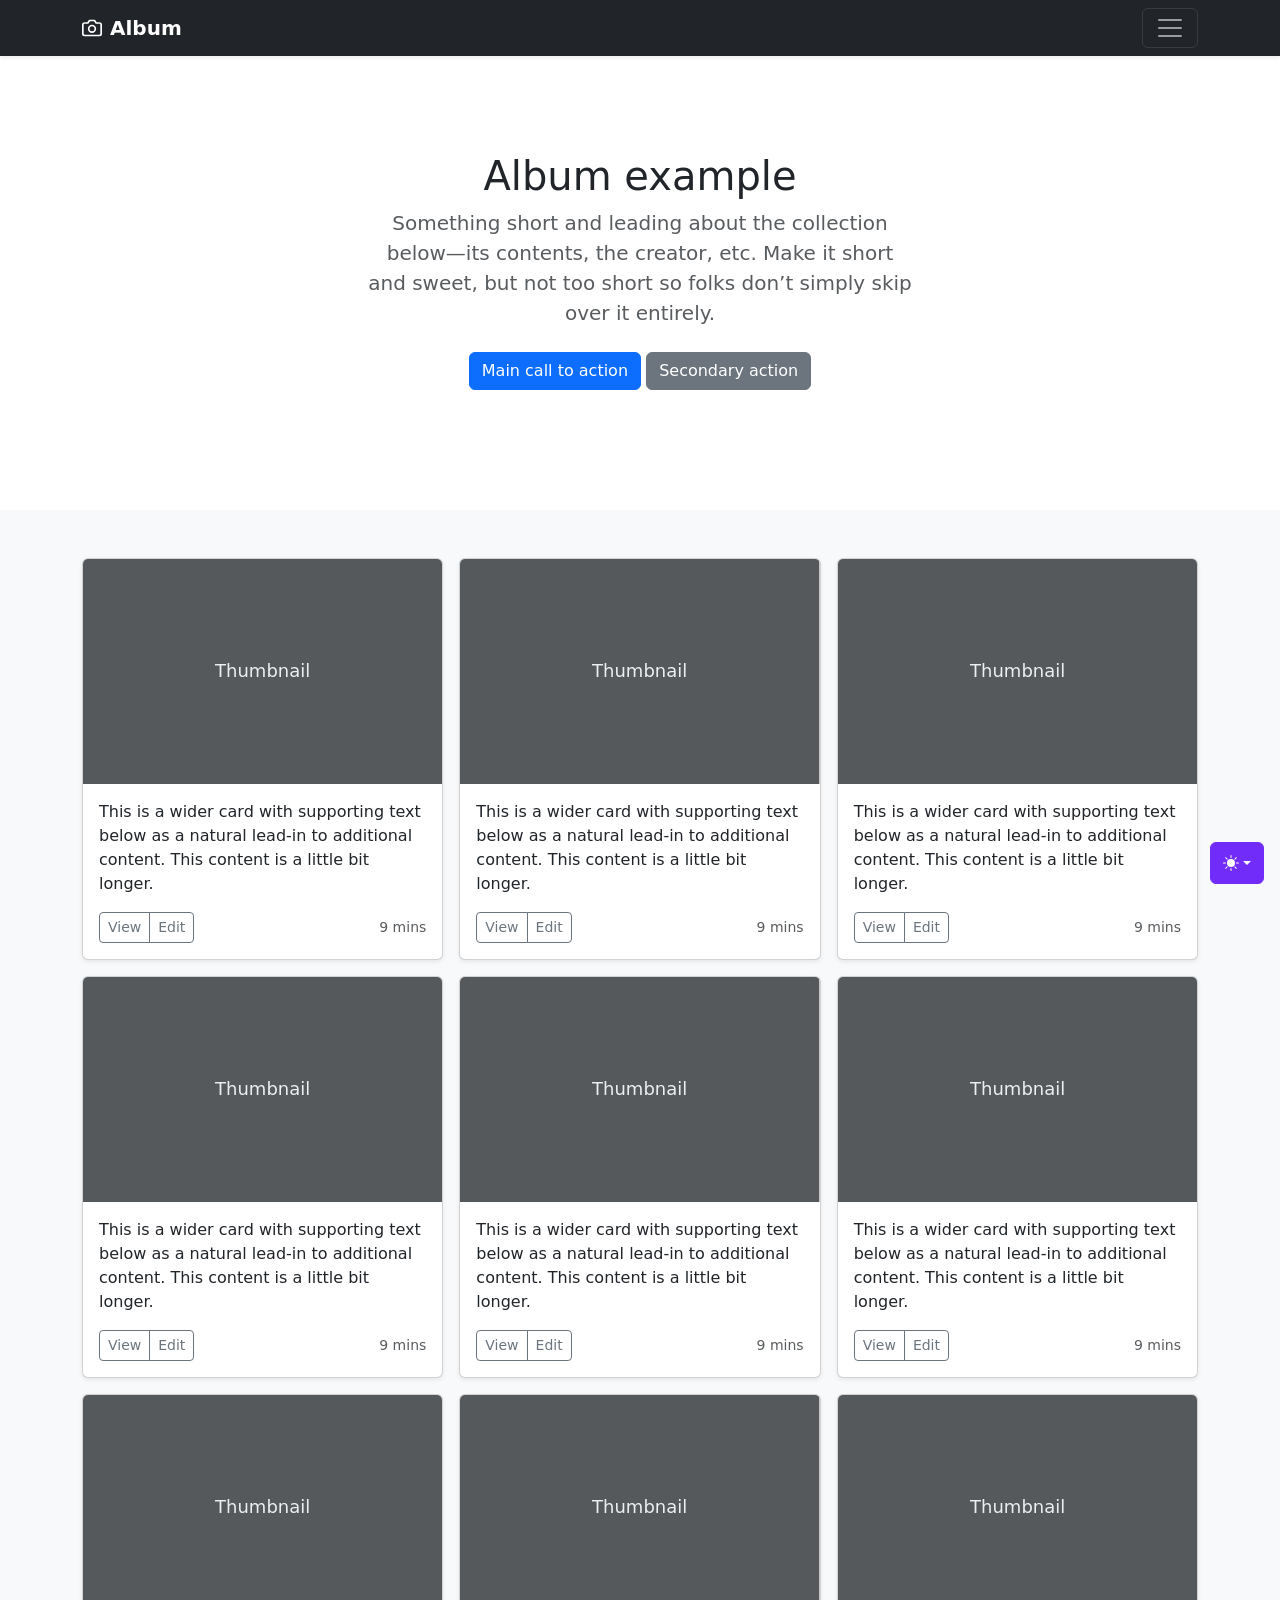
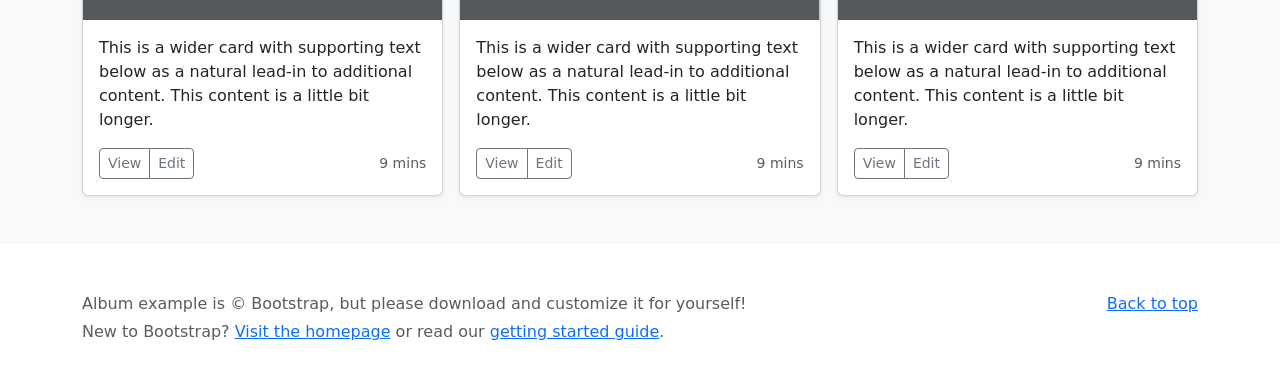
<file: Academy-Cinemas/bootstrap-5.3.8-examples/bootstrap-5.3.8-examples/album/index.html>
<!doctype html>
<html lang="en" data-bs-theme="auto">
  <head>
    <meta charset="utf-8" />
    <meta name="viewport" content="width=device-width, initial-scale=1" />
    <meta name="description" content="" />
    <meta
      name="author"
      content="Mark Otto, Jacob Thornton, and Bootstrap contributors"
    />
    <meta name="generator" content="Astro v5.13.2" />
    <title>Album example · Bootstrap v5.3</title>
    <link
      rel="canonical"
      href="https://getbootstrap.com/docs/5.3/examples/album/"
    />
    <script src="../assets/js/color-modes.js"></script>
    <link href="../assets/dist/css/bootstrap.min.css" rel="stylesheet" />
    <meta name="theme-color" content="#712cf9" />
    <style>
      .bd-placeholder-img {
        font-size: 1.125rem;
        text-anchor: middle;
        -webkit-user-select: none;
        -moz-user-select: none;
        user-select: none;
      }
      @media (min-width: 768px) {
        .bd-placeholder-img-lg {
          font-size: 3.5rem;
        }
      }
      .b-example-divider {
        width: 100%;
        height: 3rem;
        background-color: #0000001a;
        border: solid rgba(0, 0, 0, 0.15);
        border-width: 1px 0;
        box-shadow:
          inset 0 0.5em 1.5em #0000001a,
          inset 0 0.125em 0.5em #00000026;
      }
      .b-example-vr {
        flex-shrink: 0;
        width: 1.5rem;
        height: 100vh;
      }
      .bi {
        vertical-align: -0.125em;
        fill: currentColor;
      }
      .nav-scroller {
        position: relative;
        z-index: 2;
        height: 2.75rem;
        overflow-y: hidden;
      }
      .nav-scroller .nav {
        display: flex;
        flex-wrap: nowrap;
        padding-bottom: 1rem;
        margin-top: -1px;
        overflow-x: auto;
        text-align: center;
        white-space: nowrap;
        -webkit-overflow-scrolling: touch;
      }
      .btn-bd-primary {
        --bd-violet-bg: #712cf9;
        --bd-violet-rgb: 112.520718, 44.062154, 249.437846;
        --bs-btn-font-weight: 600;
        --bs-btn-color: var(--bs-white);
        --bs-btn-bg: var(--bd-violet-bg);
        --bs-btn-border-color: var(--bd-violet-bg);
        --bs-btn-hover-color: var(--bs-white);
        --bs-btn-hover-bg: #6528e0;
        --bs-btn-hover-border-color: #6528e0;
        --bs-btn-focus-shadow-rgb: var(--bd-violet-rgb);
        --bs-btn-active-color: var(--bs-btn-hover-color);
        --bs-btn-active-bg: #5a23c8;
        --bs-btn-active-border-color: #5a23c8;
      }
      .bd-mode-toggle {
        z-index: 1500;
      }
      .bd-mode-toggle .bi {
        width: 1em;
        height: 1em;
      }
      .bd-mode-toggle .dropdown-menu .active .bi {
        display: block !important;
      }
    </style>
  </head>
  <body>
    <svg xmlns="http://www.w3.org/2000/svg" class="d-none">
      <symbol id="check2" viewBox="0 0 16 16">
        <path
          d="M13.854 3.646a.5.5 0 0 1 0 .708l-7 7a.5.5 0 0 1-.708 0l-3.5-3.5a.5.5 0 1 1 .708-.708L6.5 10.293l6.646-6.647a.5.5 0 0 1 .708 0z"
        ></path>
      </symbol>
      <symbol id="circle-half" viewBox="0 0 16 16">
        <path
          d="M8 15A7 7 0 1 0 8 1v14zm0 1A8 8 0 1 1 8 0a8 8 0 0 1 0 16z"
        ></path>
      </symbol>
      <symbol id="moon-stars-fill" viewBox="0 0 16 16">
        <path
          d="M6 .278a.768.768 0 0 1 .08.858 7.208 7.208 0 0 0-.878 3.46c0 4.021 3.278 7.277 7.318 7.277.527 0 1.04-.055 1.533-.16a.787.787 0 0 1 .81.316.733.733 0 0 1-.031.893A8.349 8.349 0 0 1 8.344 16C3.734 16 0 12.286 0 7.71 0 4.266 2.114 1.312 5.124.06A.752.752 0 0 1 6 .278z"
        ></path>
        <path
          d="M10.794 3.148a.217.217 0 0 1 .412 0l.387 1.162c.173.518.579.924 1.097 1.097l1.162.387a.217.217 0 0 1 0 .412l-1.162.387a1.734 1.734 0 0 0-1.097 1.097l-.387 1.162a.217.217 0 0 1-.412 0l-.387-1.162A1.734 1.734 0 0 0 9.31 6.593l-1.162-.387a.217.217 0 0 1 0-.412l1.162-.387a1.734 1.734 0 0 0 1.097-1.097l.387-1.162zM13.863.099a.145.145 0 0 1 .274 0l.258.774c.115.346.386.617.732.732l.774.258a.145.145 0 0 1 0 .274l-.774.258a1.156 1.156 0 0 0-.732.732l-.258.774a.145.145 0 0 1-.274 0l-.258-.774a1.156 1.156 0 0 0-.732-.732l-.774-.258a.145.145 0 0 1 0-.274l.774-.258c.346-.115.617-.386.732-.732L13.863.1z"
        ></path>
      </symbol>
      <symbol id="sun-fill" viewBox="0 0 16 16">
        <path
          d="M8 12a4 4 0 1 0 0-8 4 4 0 0 0 0 8zM8 0a.5.5 0 0 1 .5.5v2a.5.5 0 0 1-1 0v-2A.5.5 0 0 1 8 0zm0 13a.5.5 0 0 1 .5.5v2a.5.5 0 0 1-1 0v-2A.5.5 0 0 1 8 13zm8-5a.5.5 0 0 1-.5.5h-2a.5.5 0 0 1 0-1h2a.5.5 0 0 1 .5.5zM3 8a.5.5 0 0 1-.5.5h-2a.5.5 0 0 1 0-1h2A.5.5 0 0 1 3 8zm10.657-5.657a.5.5 0 0 1 0 .707l-1.414 1.415a.5.5 0 1 1-.707-.708l1.414-1.414a.5.5 0 0 1 .707 0zm-9.193 9.193a.5.5 0 0 1 0 .707L3.05 13.657a.5.5 0 0 1-.707-.707l1.414-1.414a.5.5 0 0 1 .707 0zm9.193 2.121a.5.5 0 0 1-.707 0l-1.414-1.414a.5.5 0 0 1 .707-.707l1.414 1.414a.5.5 0 0 1 0 .707zM4.464 4.465a.5.5 0 0 1-.707 0L2.343 3.05a.5.5 0 1 1 .707-.707l1.414 1.414a.5.5 0 0 1 0 .708z"
        ></path>
      </symbol>
    </svg>
    <div
      class="dropdown position-fixed bottom-0 end-0 mb-3 me-3 bd-mode-toggle"
    >
      <button
        class="btn btn-bd-primary py-2 dropdown-toggle d-flex align-items-center"
        id="bd-theme"
        type="button"
        aria-expanded="false"
        data-bs-toggle="dropdown"
        aria-label="Toggle theme (auto)"
      >
        <svg class="bi my-1 theme-icon-active" aria-hidden="true">
          <use href="#circle-half"></use>
        </svg>
        <span class="visually-hidden" id="bd-theme-text">Toggle theme</span>
      </button>
      <ul
        class="dropdown-menu dropdown-menu-end shadow"
        aria-labelledby="bd-theme-text"
      >
        <li>
          <button
            type="button"
            class="dropdown-item d-flex align-items-center"
            data-bs-theme-value="light"
            aria-pressed="false"
          >
            <svg class="bi me-2 opacity-50" aria-hidden="true">
              <use href="#sun-fill"></use>
            </svg>
            Light
            <svg class="bi ms-auto d-none" aria-hidden="true">
              <use href="#check2"></use>
            </svg>
          </button>
        </li>
        <li>
          <button
            type="button"
            class="dropdown-item d-flex align-items-center"
            data-bs-theme-value="dark"
            aria-pressed="false"
          >
            <svg class="bi me-2 opacity-50" aria-hidden="true">
              <use href="#moon-stars-fill"></use>
            </svg>
            Dark
            <svg class="bi ms-auto d-none" aria-hidden="true">
              <use href="#check2"></use>
            </svg>
          </button>
        </li>
        <li>
          <button
            type="button"
            class="dropdown-item d-flex align-items-center active"
            data-bs-theme-value="auto"
            aria-pressed="true"
          >
            <svg class="bi me-2 opacity-50" aria-hidden="true">
              <use href="#circle-half"></use>
            </svg>
            Auto
            <svg class="bi ms-auto d-none" aria-hidden="true">
              <use href="#check2"></use>
            </svg>
          </button>
        </li>
      </ul>
    </div>
    <header data-bs-theme="dark">
      <div class="collapse text-bg-dark" id="navbarHeader">
        <div class="container">
          <div class="row">
            <div class="col-sm-8 col-md-7 py-4">
              <h4>About</h4>
              <p class="text-body-secondary">
                Add some information about the album below, the author, or any
                other background context. Make it a few sentences long so folks
                can pick up some informative tidbits. Then, link them off to
                some social networking sites or contact information.
              </p>
            </div>
            <div class="col-sm-4 offset-md-1 py-4">
              <h4>Contact</h4>
              <ul class="list-unstyled">
                <li><a href="#" class="text-white">Follow on X</a></li>
                <li><a href="#" class="text-white">Like on Facebook</a></li>
                <li><a href="#" class="text-white">Email me</a></li>
              </ul>
            </div>
          </div>
        </div>
      </div>
      <div class="navbar navbar-dark bg-dark shadow-sm">
        <div class="container">
          <a href="#" class="navbar-brand d-flex align-items-center">
            <svg
              xmlns="http://www.w3.org/2000/svg"
              width="20"
              height="20"
              fill="none"
              stroke="currentColor"
              stroke-linecap="round"
              stroke-linejoin="round"
              stroke-width="2"
              aria-hidden="true"
              class="me-2"
              viewBox="0 0 24 24"
            >
              <path
                d="M23 19a2 2 0 0 1-2 2H3a2 2 0 0 1-2-2V8a2 2 0 0 1 2-2h4l2-3h6l2 3h4a2 2 0 0 1 2 2z"
              ></path>
              <circle cx="12" cy="13" r="4"></circle>
            </svg>
            <strong>Album</strong>
          </a>
          <button
            class="navbar-toggler"
            type="button"
            data-bs-toggle="collapse"
            data-bs-target="#navbarHeader"
            aria-controls="navbarHeader"
            aria-expanded="false"
            aria-label="Toggle navigation"
          >
            <span class="navbar-toggler-icon"></span>
          </button>
        </div>
      </div>
    </header>
    <main>
      <section class="py-5 text-center container">
        <div class="row py-lg-5">
          <div class="col-lg-6 col-md-8 mx-auto">
            <h1 class="fw-light">Album example</h1>
            <p class="lead text-body-secondary">
              Something short and leading about the collection below—its
              contents, the creator, etc. Make it short and sweet, but not too
              short so folks don’t simply skip over it entirely.
            </p>
            <p>
              <a href="#" class="btn btn-primary my-2">Main call to action</a>
              <a href="#" class="btn btn-secondary my-2">Secondary action</a>
            </p>
          </div>
        </div>
      </section>
      <div class="album py-5 bg-body-tertiary">
        <div class="container">
          <div class="row row-cols-1 row-cols-sm-2 row-cols-md-3 g-3">
            <div class="col">
              <div class="card shadow-sm">
                <svg
                  aria-label="Placeholder: Thumbnail"
                  class="bd-placeholder-img card-img-top"
                  height="225"
                  preserveAspectRatio="xMidYMid slice"
                  role="img"
                  width="100%"
                  xmlns="http://www.w3.org/2000/svg"
                >
                  <title>Placeholder</title>
                  <rect width="100%" height="100%" fill="#55595c"></rect>
                  <text x="50%" y="50%" fill="#eceeef" dy=".3em">
                    Thumbnail
                  </text>
                </svg>
                <div class="card-body">
                  <p class="card-text">
                    This is a wider card with supporting text below as a natural
                    lead-in to additional content. This content is a little bit
                    longer.
                  </p>
                  <div
                    class="d-flex justify-content-between align-items-center"
                  >
                    <div class="btn-group">
                      <button
                        type="button"
                        class="btn btn-sm btn-outline-secondary"
                      >
                        View
                      </button>
                      <button
                        type="button"
                        class="btn btn-sm btn-outline-secondary"
                      >
                        Edit
                      </button>
                    </div>
                    <small class="text-body-secondary">9 mins</small>
                  </div>
                </div>
              </div>
            </div>
            <div class="col">
              <div class="card shadow-sm">
                <svg
                  aria-label="Placeholder: Thumbnail"
                  class="bd-placeholder-img card-img-top"
                  height="225"
                  preserveAspectRatio="xMidYMid slice"
                  role="img"
                  width="100%"
                  xmlns="http://www.w3.org/2000/svg"
                >
                  <title>Placeholder</title>
                  <rect width="100%" height="100%" fill="#55595c"></rect>
                  <text x="50%" y="50%" fill="#eceeef" dy=".3em">
                    Thumbnail
                  </text>
                </svg>
                <div class="card-body">
                  <p class="card-text">
                    This is a wider card with supporting text below as a natural
                    lead-in to additional content. This content is a little bit
                    longer.
                  </p>
                  <div
                    class="d-flex justify-content-between align-items-center"
                  >
                    <div class="btn-group">
                      <button
                        type="button"
                        class="btn btn-sm btn-outline-secondary"
                      >
                        View
                      </button>
                      <button
                        type="button"
                        class="btn btn-sm btn-outline-secondary"
                      >
                        Edit
                      </button>
                    </div>
                    <small class="text-body-secondary">9 mins</small>
                  </div>
                </div>
              </div>
            </div>
            <div class="col">
              <div class="card shadow-sm">
                <svg
                  aria-label="Placeholder: Thumbnail"
                  class="bd-placeholder-img card-img-top"
                  height="225"
                  preserveAspectRatio="xMidYMid slice"
                  role="img"
                  width="100%"
                  xmlns="http://www.w3.org/2000/svg"
                >
                  <title>Placeholder</title>
                  <rect width="100%" height="100%" fill="#55595c"></rect>
                  <text x="50%" y="50%" fill="#eceeef" dy=".3em">
                    Thumbnail
                  </text>
                </svg>
                <div class="card-body">
                  <p class="card-text">
                    This is a wider card with supporting text below as a natural
                    lead-in to additional content. This content is a little bit
                    longer.
                  </p>
                  <div
                    class="d-flex justify-content-between align-items-center"
                  >
                    <div class="btn-group">
                      <button
                        type="button"
                        class="btn btn-sm btn-outline-secondary"
                      >
                        View
                      </button>
                      <button
                        type="button"
                        class="btn btn-sm btn-outline-secondary"
                      >
                        Edit
                      </button>
                    </div>
                    <small class="text-body-secondary">9 mins</small>
                  </div>
                </div>
              </div>
            </div>
            <div class="col">
              <div class="card shadow-sm">
                <svg
                  aria-label="Placeholder: Thumbnail"
                  class="bd-placeholder-img card-img-top"
                  height="225"
                  preserveAspectRatio="xMidYMid slice"
                  role="img"
                  width="100%"
                  xmlns="http://www.w3.org/2000/svg"
                >
                  <title>Placeholder</title>
                  <rect width="100%" height="100%" fill="#55595c"></rect>
                  <text x="50%" y="50%" fill="#eceeef" dy=".3em">
                    Thumbnail
                  </text>
                </svg>
                <div class="card-body">
                  <p class="card-text">
                    This is a wider card with supporting text below as a natural
                    lead-in to additional content. This content is a little bit
                    longer.
                  </p>
                  <div
                    class="d-flex justify-content-between align-items-center"
                  >
                    <div class="btn-group">
                      <button
                        type="button"
                        class="btn btn-sm btn-outline-secondary"
                      >
                        View
                      </button>
                      <button
                        type="button"
                        class="btn btn-sm btn-outline-secondary"
                      >
                        Edit
                      </button>
                    </div>
                    <small class="text-body-secondary">9 mins</small>
                  </div>
                </div>
              </div>
            </div>
            <div class="col">
              <div class="card shadow-sm">
                <svg
                  aria-label="Placeholder: Thumbnail"
                  class="bd-placeholder-img card-img-top"
                  height="225"
                  preserveAspectRatio="xMidYMid slice"
                  role="img"
                  width="100%"
                  xmlns="http://www.w3.org/2000/svg"
                >
                  <title>Placeholder</title>
                  <rect width="100%" height="100%" fill="#55595c"></rect>
                  <text x="50%" y="50%" fill="#eceeef" dy=".3em">
                    Thumbnail
                  </text>
                </svg>
                <div class="card-body">
                  <p class="card-text">
                    This is a wider card with supporting text below as a natural
                    lead-in to additional content. This content is a little bit
                    longer.
                  </p>
                  <div
                    class="d-flex justify-content-between align-items-center"
                  >
                    <div class="btn-group">
                      <button
                        type="button"
                        class="btn btn-sm btn-outline-secondary"
                      >
                        View
                      </button>
                      <button
                        type="button"
                        class="btn btn-sm btn-outline-secondary"
                      >
                        Edit
                      </button>
                    </div>
                    <small class="text-body-secondary">9 mins</small>
                  </div>
                </div>
              </div>
            </div>
            <div class="col">
              <div class="card shadow-sm">
                <svg
                  aria-label="Placeholder: Thumbnail"
                  class="bd-placeholder-img card-img-top"
                  height="225"
                  preserveAspectRatio="xMidYMid slice"
                  role="img"
                  width="100%"
                  xmlns="http://www.w3.org/2000/svg"
                >
                  <title>Placeholder</title>
                  <rect width="100%" height="100%" fill="#55595c"></rect>
                  <text x="50%" y="50%" fill="#eceeef" dy=".3em">
                    Thumbnail
                  </text>
                </svg>
                <div class="card-body">
                  <p class="card-text">
                    This is a wider card with supporting text below as a natural
                    lead-in to additional content. This content is a little bit
                    longer.
                  </p>
                  <div
                    class="d-flex justify-content-between align-items-center"
                  >
                    <div class="btn-group">
                      <button
                        type="button"
                        class="btn btn-sm btn-outline-secondary"
                      >
                        View
                      </button>
                      <button
                        type="button"
                        class="btn btn-sm btn-outline-secondary"
                      >
                        Edit
                      </button>
                    </div>
                    <small class="text-body-secondary">9 mins</small>
                  </div>
                </div>
              </div>
            </div>
            <div class="col">
              <div class="card shadow-sm">
                <svg
                  aria-label="Placeholder: Thumbnail"
                  class="bd-placeholder-img card-img-top"
                  height="225"
                  preserveAspectRatio="xMidYMid slice"
                  role="img"
                  width="100%"
                  xmlns="http://www.w3.org/2000/svg"
                >
                  <title>Placeholder</title>
                  <rect width="100%" height="100%" fill="#55595c"></rect>
                  <text x="50%" y="50%" fill="#eceeef" dy=".3em">
                    Thumbnail
                  </text>
                </svg>
                <div class="card-body">
                  <p class="card-text">
                    This is a wider card with supporting text below as a natural
                    lead-in to additional content. This content is a little bit
                    longer.
                  </p>
                  <div
                    class="d-flex justify-content-between align-items-center"
                  >
                    <div class="btn-group">
                      <button
                        type="button"
                        class="btn btn-sm btn-outline-secondary"
                      >
                        View
                      </button>
                      <button
                        type="button"
                        class="btn btn-sm btn-outline-secondary"
                      >
                        Edit
                      </button>
                    </div>
                    <small class="text-body-secondary">9 mins</small>
                  </div>
                </div>
              </div>
            </div>
            <div class="col">
              <div class="card shadow-sm">
                <svg
                  aria-label="Placeholder: Thumbnail"
                  class="bd-placeholder-img card-img-top"
                  height="225"
                  preserveAspectRatio="xMidYMid slice"
                  role="img"
                  width="100%"
                  xmlns="http://www.w3.org/2000/svg"
                >
                  <title>Placeholder</title>
                  <rect width="100%" height="100%" fill="#55595c"></rect>
                  <text x="50%" y="50%" fill="#eceeef" dy=".3em">
                    Thumbnail
                  </text>
                </svg>
                <div class="card-body">
                  <p class="card-text">
                    This is a wider card with supporting text below as a natural
                    lead-in to additional content. This content is a little bit
                    longer.
                  </p>
                  <div
                    class="d-flex justify-content-between align-items-center"
                  >
                    <div class="btn-group">
                      <button
                        type="button"
                        class="btn btn-sm btn-outline-secondary"
                      >
                        View
                      </button>
                      <button
                        type="button"
                        class="btn btn-sm btn-outline-secondary"
                      >
                        Edit
                      </button>
                    </div>
                    <small class="text-body-secondary">9 mins</small>
                  </div>
                </div>
              </div>
            </div>
            <div class="col">
              <div class="card shadow-sm">
                <svg
                  aria-label="Placeholder: Thumbnail"
                  class="bd-placeholder-img card-img-top"
                  height="225"
                  preserveAspectRatio="xMidYMid slice"
                  role="img"
                  width="100%"
                  xmlns="http://www.w3.org/2000/svg"
                >
                  <title>Placeholder</title>
                  <rect width="100%" height="100%" fill="#55595c"></rect>
                  <text x="50%" y="50%" fill="#eceeef" dy=".3em">
                    Thumbnail
                  </text>
                </svg>
                <div class="card-body">
                  <p class="card-text">
                    This is a wider card with supporting text below as a natural
                    lead-in to additional content. This content is a little bit
                    longer.
                  </p>
                  <div
                    class="d-flex justify-content-between align-items-center"
                  >
                    <div class="btn-group">
                      <button
                        type="button"
                        class="btn btn-sm btn-outline-secondary"
                      >
                        View
                      </button>
                      <button
                        type="button"
                        class="btn btn-sm btn-outline-secondary"
                      >
                        Edit
                      </button>
                    </div>
                    <small class="text-body-secondary">9 mins</small>
                  </div>
                </div>
              </div>
            </div>
          </div>
        </div>
      </div>
    </main>
    <footer class="text-body-secondary py-5">
      <div class="container">
        <p class="float-end mb-1"><a href="#">Back to top</a></p>
        <p class="mb-1">
          Album example is &copy; Bootstrap, but please download and customize
          it for yourself!
        </p>
        <p class="mb-0">
          New to Bootstrap? <a href="/">Visit the homepage</a> or read our
          <a href="../getting-started/introduction">getting started guide</a>.
        </p>
      </div>
    </footer>
    <script
      src="../assets/dist/js/bootstrap.bundle.min.js"
      class="astro-vvvwv3sm"
    ></script>
  </body>
</html>
</file>
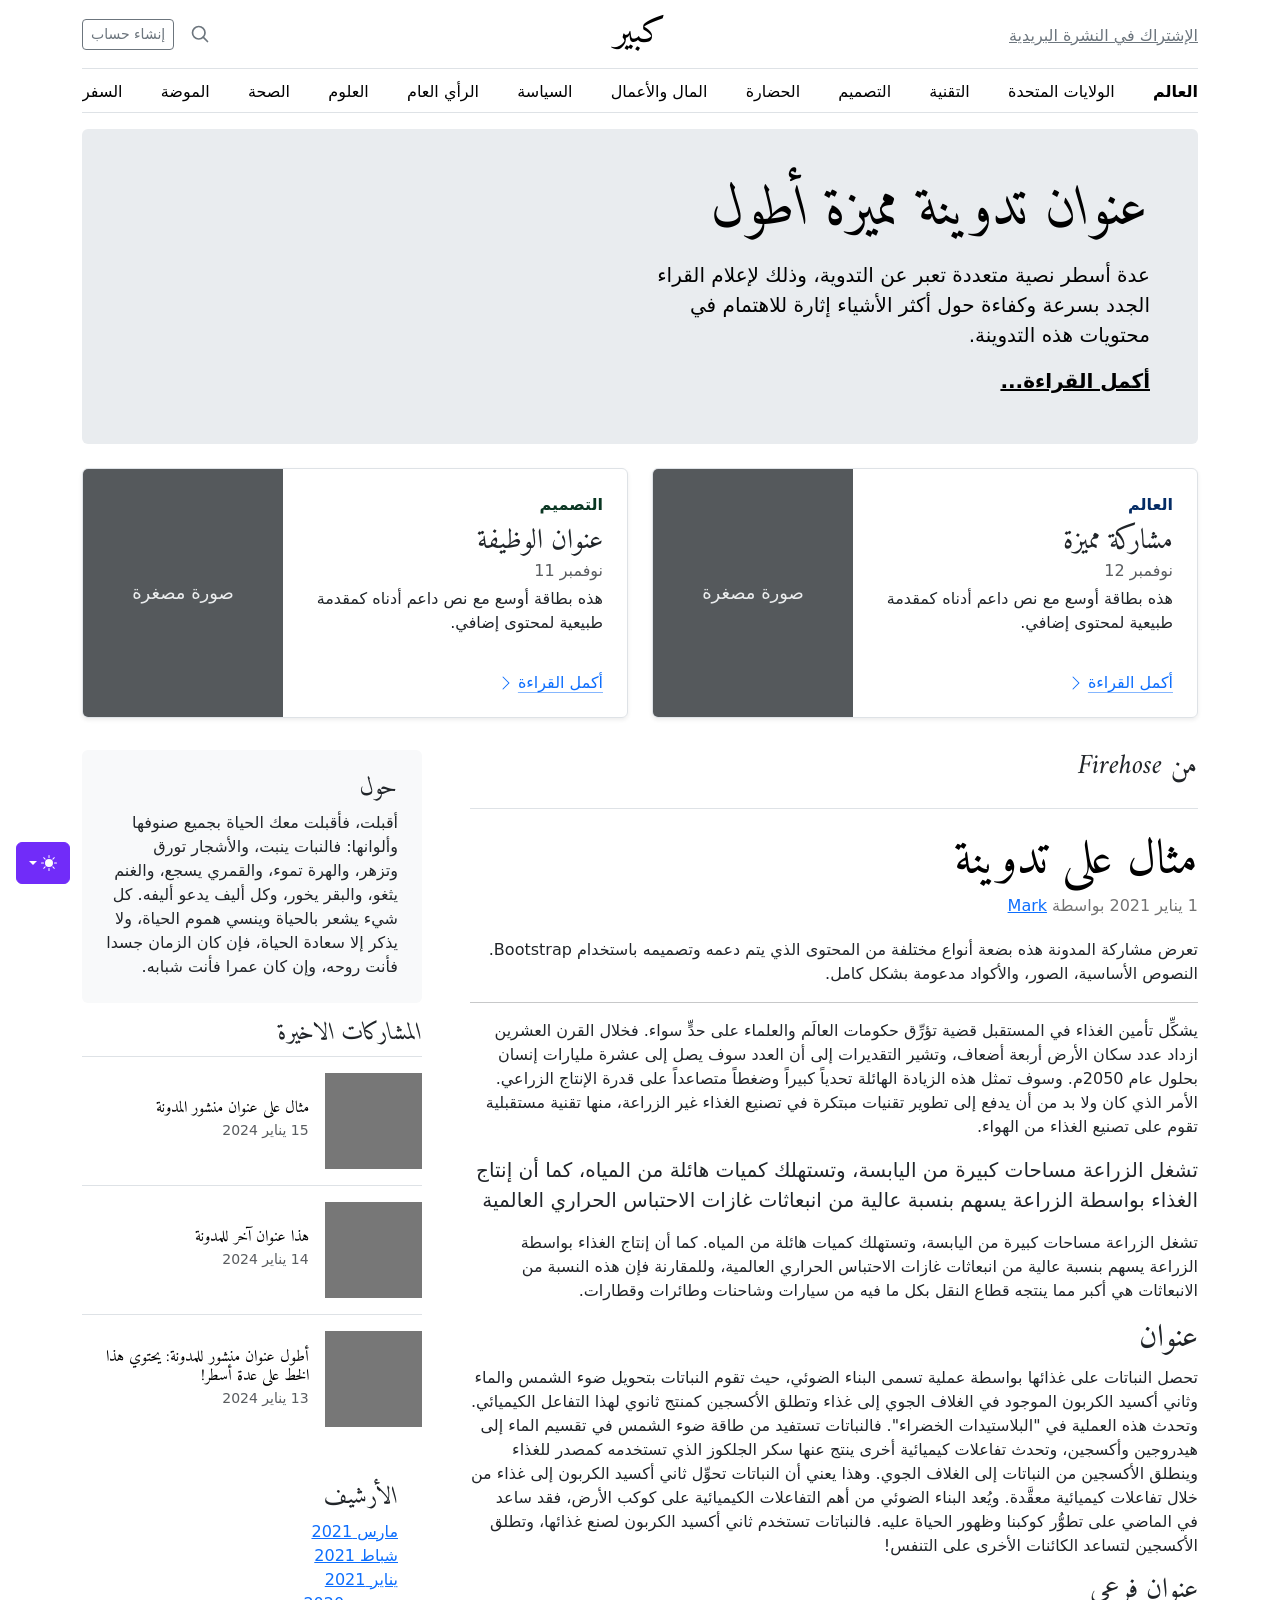
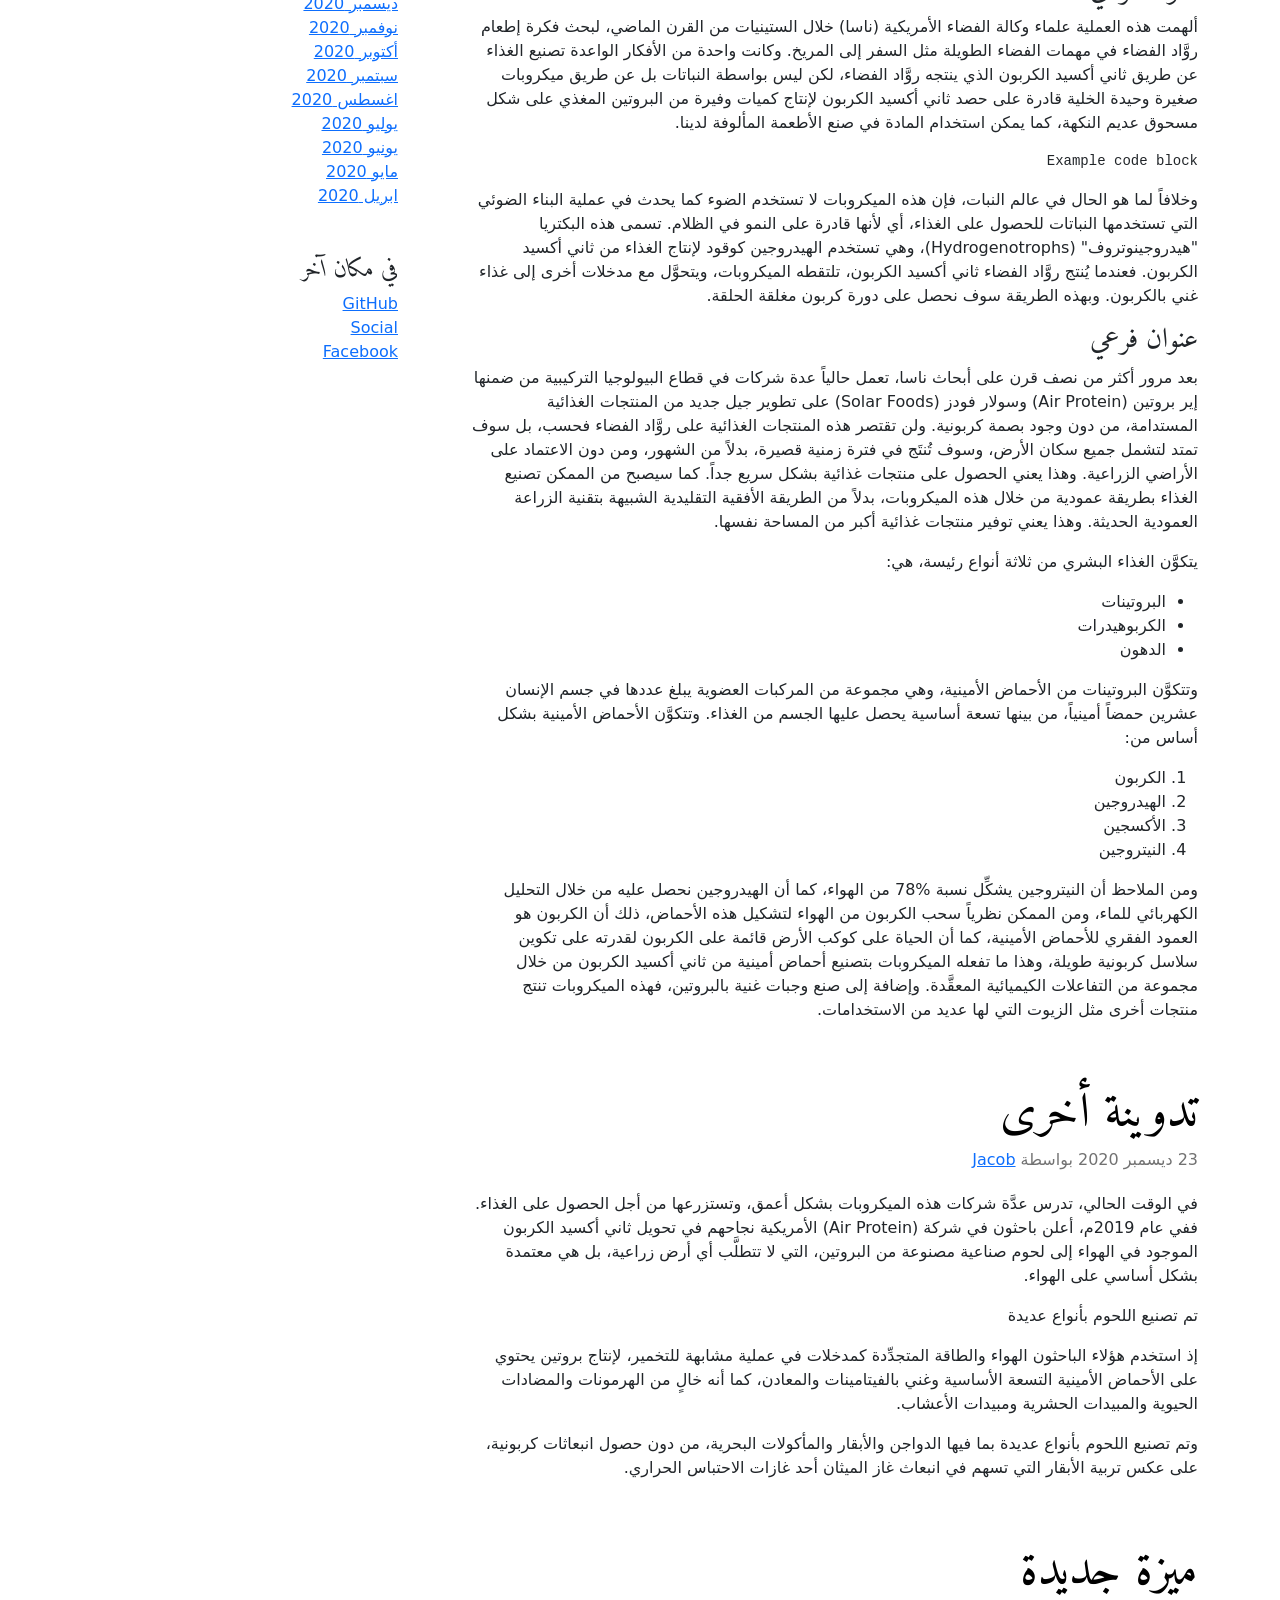
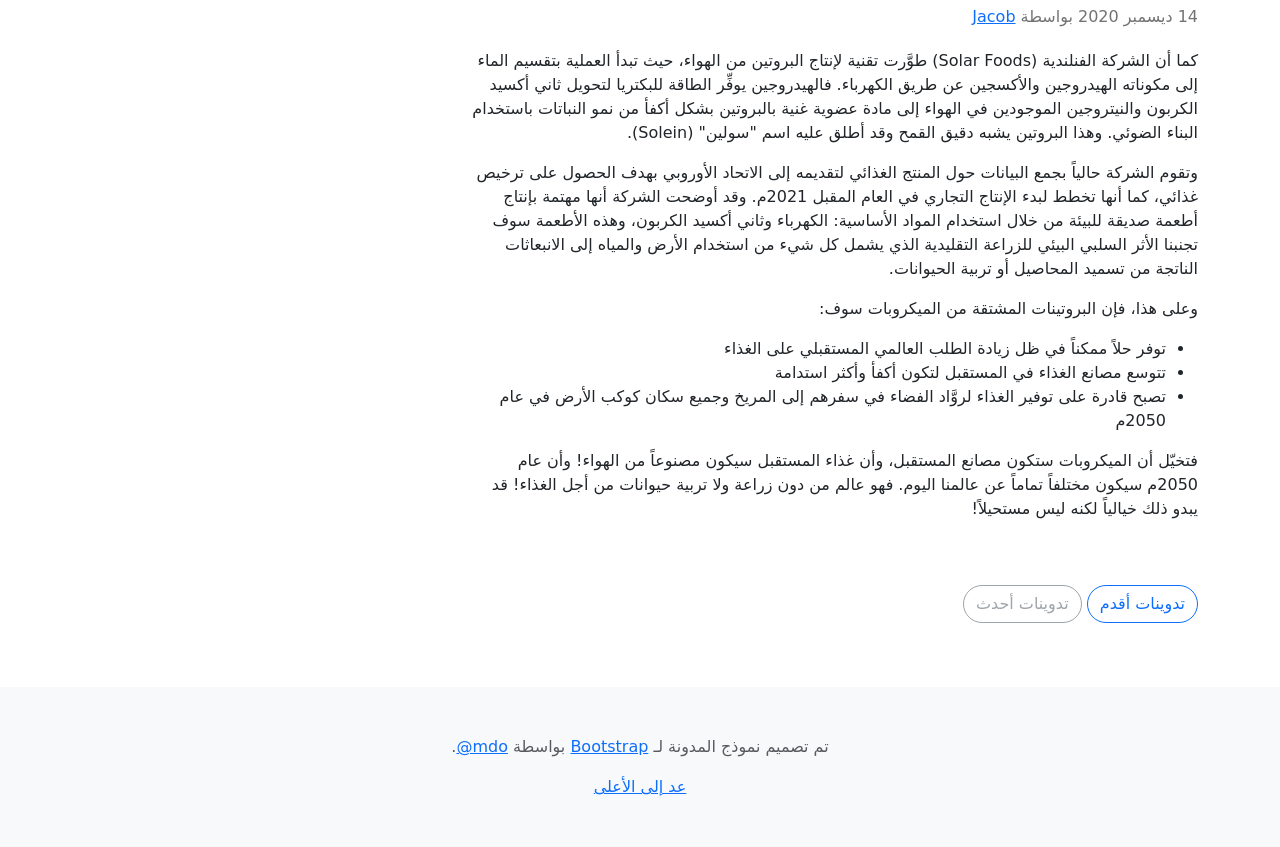
<file: Academy-Cinemas/bootstrap-5.3.8-examples/bootstrap-5.3.8-examples/blog-rtl/index.html>
<!doctype html>
<html lang="ar" dir="rtl" data-bs-theme="auto">
  <head>
    <meta charset="utf-8" />
    <meta name="viewport" content="width=device-width, initial-scale=1" />
    <meta name="description" content="" />
    <meta
      name="author"
      content="Mark Otto, Jacob Thornton, and Bootstrap contributors"
    />
    <meta name="generator" content="Astro v5.13.2" />
    <title>قالب المدونة · Bootstrap v5.3</title>
    <link
      rel="canonical"
      href="https://getbootstrap.com/docs/5.3/examples/blog-rtl/"
    />
    <script src="../assets/js/color-modes.js"></script>
    <link href="../assets/dist/css/bootstrap.rtl.min.css" rel="stylesheet" />
    <meta name="theme-color" content="#712cf9" />
    <link
      href="https://fonts.googleapis.com/css?family=Amiri:wght@400;700&display=swap"
      rel="stylesheet"
    />
    <link href="../blog/blog.rtl.css" rel="stylesheet" />
    <style>
      .bd-placeholder-img {
        font-size: 1.125rem;
        text-anchor: middle;
        -webkit-user-select: none;
        -moz-user-select: none;
        user-select: none;
      }
      @media (min-width: 768px) {
        .bd-placeholder-img-lg {
          font-size: 3.5rem;
        }
      }
      .b-example-divider {
        width: 100%;
        height: 3rem;
        background-color: #0000001a;
        border: solid rgba(0, 0, 0, 0.15);
        border-width: 1px 0;
        box-shadow:
          inset 0 0.5em 1.5em #0000001a,
          inset 0 0.125em 0.5em #00000026;
      }
      .b-example-vr {
        flex-shrink: 0;
        width: 1.5rem;
        height: 100vh;
      }
      .bi {
        vertical-align: -0.125em;
        fill: currentColor;
      }
      .nav-scroller {
        position: relative;
        z-index: 2;
        height: 2.75rem;
        overflow-y: hidden;
      }
      .nav-scroller .nav {
        display: flex;
        flex-wrap: nowrap;
        padding-bottom: 1rem;
        margin-top: -1px;
        overflow-x: auto;
        text-align: center;
        white-space: nowrap;
        -webkit-overflow-scrolling: touch;
      }
      .btn-bd-primary {
        --bd-violet-bg: #712cf9;
        --bd-violet-rgb: 112.520718, 44.062154, 249.437846;
        --bs-btn-font-weight: 600;
        --bs-btn-color: var(--bs-white);
        --bs-btn-bg: var(--bd-violet-bg);
        --bs-btn-border-color: var(--bd-violet-bg);
        --bs-btn-hover-color: var(--bs-white);
        --bs-btn-hover-bg: #6528e0;
        --bs-btn-hover-border-color: #6528e0;
        --bs-btn-focus-shadow-rgb: var(--bd-violet-rgb);
        --bs-btn-active-color: var(--bs-btn-hover-color);
        --bs-btn-active-bg: #5a23c8;
        --bs-btn-active-border-color: #5a23c8;
      }
      .bd-mode-toggle {
        z-index: 1500;
      }
      .bd-mode-toggle .bi {
        width: 1em;
        height: 1em;
      }
      .bd-mode-toggle .dropdown-menu .active .bi {
        display: block !important;
      }
    </style>
  </head>
  <body>
    <svg xmlns="http://www.w3.org/2000/svg" class="d-none">
      <symbol id="check2" viewBox="0 0 16 16">
        <path
          d="M13.854 3.646a.5.5 0 0 1 0 .708l-7 7a.5.5 0 0 1-.708 0l-3.5-3.5a.5.5 0 1 1 .708-.708L6.5 10.293l6.646-6.647a.5.5 0 0 1 .708 0z"
        ></path>
      </symbol>
      <symbol id="circle-half" viewBox="0 0 16 16">
        <path
          d="M8 15A7 7 0 1 0 8 1v14zm0 1A8 8 0 1 1 8 0a8 8 0 0 1 0 16z"
        ></path>
      </symbol>
      <symbol id="moon-stars-fill" viewBox="0 0 16 16">
        <path
          d="M6 .278a.768.768 0 0 1 .08.858 7.208 7.208 0 0 0-.878 3.46c0 4.021 3.278 7.277 7.318 7.277.527 0 1.04-.055 1.533-.16a.787.787 0 0 1 .81.316.733.733 0 0 1-.031.893A8.349 8.349 0 0 1 8.344 16C3.734 16 0 12.286 0 7.71 0 4.266 2.114 1.312 5.124.06A.752.752 0 0 1 6 .278z"
        ></path>
        <path
          d="M10.794 3.148a.217.217 0 0 1 .412 0l.387 1.162c.173.518.579.924 1.097 1.097l1.162.387a.217.217 0 0 1 0 .412l-1.162.387a1.734 1.734 0 0 0-1.097 1.097l-.387 1.162a.217.217 0 0 1-.412 0l-.387-1.162A1.734 1.734 0 0 0 9.31 6.593l-1.162-.387a.217.217 0 0 1 0-.412l1.162-.387a1.734 1.734 0 0 0 1.097-1.097l.387-1.162zM13.863.099a.145.145 0 0 1 .274 0l.258.774c.115.346.386.617.732.732l.774.258a.145.145 0 0 1 0 .274l-.774.258a1.156 1.156 0 0 0-.732.732l-.258.774a.145.145 0 0 1-.274 0l-.258-.774a1.156 1.156 0 0 0-.732-.732l-.774-.258a.145.145 0 0 1 0-.274l.774-.258c.346-.115.617-.386.732-.732L13.863.1z"
        ></path>
      </symbol>
      <symbol id="sun-fill" viewBox="0 0 16 16">
        <path
          d="M8 12a4 4 0 1 0 0-8 4 4 0 0 0 0 8zM8 0a.5.5 0 0 1 .5.5v2a.5.5 0 0 1-1 0v-2A.5.5 0 0 1 8 0zm0 13a.5.5 0 0 1 .5.5v2a.5.5 0 0 1-1 0v-2A.5.5 0 0 1 8 13zm8-5a.5.5 0 0 1-.5.5h-2a.5.5 0 0 1 0-1h2a.5.5 0 0 1 .5.5zM3 8a.5.5 0 0 1-.5.5h-2a.5.5 0 0 1 0-1h2A.5.5 0 0 1 3 8zm10.657-5.657a.5.5 0 0 1 0 .707l-1.414 1.415a.5.5 0 1 1-.707-.708l1.414-1.414a.5.5 0 0 1 .707 0zm-9.193 9.193a.5.5 0 0 1 0 .707L3.05 13.657a.5.5 0 0 1-.707-.707l1.414-1.414a.5.5 0 0 1 .707 0zm9.193 2.121a.5.5 0 0 1-.707 0l-1.414-1.414a.5.5 0 0 1 .707-.707l1.414 1.414a.5.5 0 0 1 0 .707zM4.464 4.465a.5.5 0 0 1-.707 0L2.343 3.05a.5.5 0 1 1 .707-.707l1.414 1.414a.5.5 0 0 1 0 .708z"
        ></path>
      </symbol>
    </svg>
    <div
      class="dropdown position-fixed bottom-0 end-0 mb-3 me-3 bd-mode-toggle"
    >
      <button
        class="btn btn-bd-primary py-2 dropdown-toggle d-flex align-items-center"
        id="bd-theme"
        type="button"
        aria-expanded="false"
        data-bs-toggle="dropdown"
        aria-label="Toggle theme (auto)"
      >
        <svg class="bi my-1 theme-icon-active" aria-hidden="true">
          <use href="#circle-half"></use>
        </svg>
        <span class="visually-hidden" id="bd-theme-text">Toggle theme</span>
      </button>
      <ul
        class="dropdown-menu dropdown-menu-end shadow"
        aria-labelledby="bd-theme-text"
      >
        <li>
          <button
            type="button"
            class="dropdown-item d-flex align-items-center"
            data-bs-theme-value="light"
            aria-pressed="false"
          >
            <svg class="bi me-2 opacity-50" aria-hidden="true">
              <use href="#sun-fill"></use>
            </svg>
            Light
            <svg class="bi ms-auto d-none" aria-hidden="true">
              <use href="#check2"></use>
            </svg>
          </button>
        </li>
        <li>
          <button
            type="button"
            class="dropdown-item d-flex align-items-center"
            data-bs-theme-value="dark"
            aria-pressed="false"
          >
            <svg class="bi me-2 opacity-50" aria-hidden="true">
              <use href="#moon-stars-fill"></use>
            </svg>
            Dark
            <svg class="bi ms-auto d-none" aria-hidden="true">
              <use href="#check2"></use>
            </svg>
          </button>
        </li>
        <li>
          <button
            type="button"
            class="dropdown-item d-flex align-items-center active"
            data-bs-theme-value="auto"
            aria-pressed="true"
          >
            <svg class="bi me-2 opacity-50" aria-hidden="true">
              <use href="#circle-half"></use>
            </svg>
            Auto
            <svg class="bi ms-auto d-none" aria-hidden="true">
              <use href="#check2"></use>
            </svg>
          </button>
        </li>
      </ul>
    </div>
    <svg xmlns="http://www.w3.org/2000/svg" class="d-none">
      <symbol
        id="aperture"
        fill="none"
        stroke="currentColor"
        stroke-linecap="round"
        stroke-linejoin="round"
        stroke-width="2"
        viewBox="0 0 24 24"
      >
        <circle cx="12" cy="12" r="10"></circle>
        <path
          d="M14.31 8l5.74 9.94M9.69 8h11.48M7.38 12l5.74-9.94M9.69 16L3.95 6.06M14.31 16H2.83m13.79-4l-5.74 9.94"
        ></path>
      </symbol>
      <symbol id="cart" viewBox="0 0 16 16">
        <path
          d="M0 1.5A.5.5 0 0 1 .5 1H2a.5.5 0 0 1 .485.379L2.89 3H14.5a.5.5 0 0 1 .49.598l-1 5a.5.5 0 0 1-.465.401l-9.397.472L4.415 11H13a.5.5 0 0 1 0 1H4a.5.5 0 0 1-.491-.408L2.01 3.607 1.61 2H.5a.5.5 0 0 1-.5-.5zM3.102 4l.84 4.479 9.144-.459L13.89 4H3.102zM5 12a2 2 0 1 0 0 4 2 2 0 0 0 0-4zm7 0a2 2 0 1 0 0 4 2 2 0 0 0 0-4zm-7 1a1 1 0 1 1 0 2 1 1 0 0 1 0-2zm7 0a1 1 0 1 1 0 2 1 1 0 0 1 0-2z"
        ></path>
      </symbol>
      <symbol id="chevron-right" viewBox="0 0 16 16">
        <path
          fill-rule="evenodd"
          d="M4.646 1.646a.5.5 0 0 1 .708 0l6 6a.5.5 0 0 1 0 .708l-6 6a.5.5 0 0 1-.708-.708L10.293 8 4.646 2.354a.5.5 0 0 1 0-.708z"
        ></path>
      </symbol>
    </svg>
    <div class="container">
      <header class="border-bottom lh-1 py-3">
        <div class="row flex-nowrap justify-content-between align-items-center">
          <div class="col-4 pt-1">
            <a class="link-secondary" href="#">الإشتراك في النشرة البريدية</a>
          </div>
          <div class="col-4 text-center">
            <a
              class="blog-header-logo text-body-emphasis text-decoration-none"
              href="#"
              >كبير</a
            >
          </div>
          <div class="col-4 d-flex justify-content-end align-items-center">
            <a class="link-secondary" href="#" aria-label="بحث">
              <svg
                xmlns="http://www.w3.org/2000/svg"
                width="20"
                height="20"
                fill="none"
                stroke="currentColor"
                stroke-linecap="round"
                stroke-linejoin="round"
                stroke-width="2"
                class="mx-3"
                role="img"
                viewBox="0 0 24 24"
              >
                <title>بحث</title>
                <circle cx="10.5" cy="10.5" r="7.5"></circle>
                <path d="M21 21l-5.2-5.2"></path>
              </svg>
            </a>
            <a class="btn btn-sm btn-outline-secondary" href="#">إنشاء حساب</a>
          </div>
        </div>
      </header>
      <div class="nav-scroller py-1 mb-3 border-bottom">
        <nav class="nav nav-underline justify-content-between">
          <a class="nav-item nav-link link-body-emphasis active" href="#"
            >العالم</a
          >
          <a class="nav-item nav-link link-body-emphasis" href="#"
            >الولايات المتحدة</a
          >
          <a class="nav-item nav-link link-body-emphasis" href="#">التقنية</a>
          <a class="nav-item nav-link link-body-emphasis" href="#">التصميم</a>
          <a class="nav-item nav-link link-body-emphasis" href="#">الحضارة</a>
          <a class="nav-item nav-link link-body-emphasis" href="#"
            >المال والأعمال</a
          >
          <a class="nav-item nav-link link-body-emphasis" href="#">السياسة</a>
          <a class="nav-item nav-link link-body-emphasis" href="#"
            >الرأي العام</a
          >
          <a class="nav-item nav-link link-body-emphasis" href="#">العلوم</a>
          <a class="nav-item nav-link link-body-emphasis" href="#">الصحة</a>
          <a class="nav-item nav-link link-body-emphasis" href="#">الموضة</a>
          <a class="nav-item nav-link link-body-emphasis" href="#">السفر</a>
        </nav>
      </div>
    </div>
    <main class="container">
      <div class="p-4 p-md-5 mb-4 rounded text-body-emphasis bg-body-secondary">
        <div class="col-lg-6 px-0">
          <h1 class="display-4 fst-italic">عنوان تدوينة مميزة أطول</h1>
          <p class="lead my-3">
            عدة أسطر نصية متعددة تعبر عن التدوية، وذلك لإعلام القراء الجدد بسرعة
            وكفاءة حول أكثر الأشياء إثارة للاهتمام في محتويات هذه التدوينة.
          </p>
          <p class="lead mb-0">
            <a href="#" class="text-body-emphasis fw-bold">أكمل القراءة...</a>
          </p>
        </div>
      </div>
      <div class="row mb-2">
        <div class="col-md-6">
          <div
            class="row g-0 border rounded overflow-hidden flex-md-row mb-4 shadow-sm h-md-250 position-relative"
          >
            <div class="col p-4 d-flex flex-column position-static">
              <strong class="d-inline-block mb-2 text-primary-emphasis"
                >العالم</strong
              >
              <h3 class="mb-0">مشاركة مميزة</h3>
              <div class="mb-1 text-body-secondary">نوفمبر 12</div>
              <p class="card-text mb-auto">
                هذه بطاقة أوسع مع نص داعم أدناه كمقدمة طبيعية لمحتوى إضافي.
              </p>
              <a
                href="#"
                class="icon-link gap-1 icon-link-hover stretched-link"
              >
                أكمل القراءة
                <svg class="bi" aria-hidden="true">
                  <use xlink:href="#chevron-right"></use>
                </svg>
              </a>
            </div>
            <div class="col-auto d-none d-lg-block">
              <svg
                aria-label="Placeholder: صورة مصغرة"
                class="bd-placeholder-img"
                height="250"
                preserveAspectRatio="xMidYMid slice"
                role="img"
                width="200"
                xmlns="http://www.w3.org/2000/svg"
              >
                <title>Placeholder</title>
                <rect width="100%" height="100%" fill="#55595c"></rect>
                <text x="50%" y="50%" fill="#eceeef" dy=".3em">صورة مصغرة</text>
              </svg>
            </div>
          </div>
        </div>
        <div class="col-md-6">
          <div
            class="row g-0 border rounded overflow-hidden flex-md-row mb-4 shadow-sm h-md-250 position-relative"
          >
            <div class="col p-4 d-flex flex-column position-static">
              <strong class="d-inline-block mb-2 text-success-emphasis"
                >التصميم</strong
              >
              <h3 class="mb-0">عنوان الوظيفة</h3>
              <div class="mb-1 text-body-secondary">نوفمبر 11</div>
              <p class="mb-auto">
                هذه بطاقة أوسع مع نص داعم أدناه كمقدمة طبيعية لمحتوى إضافي.
              </p>
              <a
                href="#"
                class="icon-link gap-1 icon-link-hover stretched-link"
              >
                أكمل القراءة
                <svg class="bi" aria-hidden="true">
                  <use xlink:href="#chevron-right"></use>
                </svg>
              </a>
            </div>
            <div class="col-auto d-none d-lg-block">
              <svg
                aria-label="Placeholder: صورة مصغرة"
                class="bd-placeholder-img"
                height="250"
                preserveAspectRatio="xMidYMid slice"
                role="img"
                width="200"
                xmlns="http://www.w3.org/2000/svg"
              >
                <title>Placeholder</title>
                <rect width="100%" height="100%" fill="#55595c"></rect>
                <text x="50%" y="50%" fill="#eceeef" dy=".3em">صورة مصغرة</text>
              </svg>
            </div>
          </div>
        </div>
      </div>
      <div class="row g-5">
        <div class="col-md-8">
          <h3 class="pb-4 mb-4 fst-italic border-bottom">من Firehose</h3>
          <article class="blog-post">
            <h2 class="display-5 link-body-emphasis mb-1">مثال على تدوينة</h2>
            <p class="blog-post-meta">
              1 يناير 2021 بواسطة <a href="#"> Mark </a>
            </p>
            <p>
              تعرض مشاركة المدونة هذه بضعة أنواع مختلفة من المحتوى الذي يتم دعمه
              وتصميمه باستخدام Bootstrap. النصوص الأساسية، الصور، والأكواد
              مدعومة بشكل كامل.
            </p>
            <hr />
            <p>
              يشكِّل تأمين الغذاء في المستقبل قضية تؤرِّق حكومات العالَم
              والعلماء على حدٍّ سواء. فخلال القرن العشرين ازداد عدد سكان الأرض
              أربعة أضعاف، وتشير التقديرات إلى أن العدد سوف يصل إلى عشرة مليارات
              إنسان بحلول عام 2050م. وسوف تمثل هذه الزيادة الهائلة تحدياً كبيراً
              وضغطاً متصاعداً على قدرة الإنتاج الزراعي. الأمر الذي كان ولا بد من
              أن يدفع إلى تطوير تقنيات مبتكرة في تصنيع الغذاء غير الزراعة، منها
              تقنية مستقبلية تقوم على تصنيع الغذاء من الهواء.
            </p>
            <blockquote class="blockquote">
              <p>
                تشغل الزراعة مساحات كبيرة من اليابسة، وتستهلك كميات هائلة من
                المياه، كما أن إنتاج الغذاء بواسطة الزراعة يسهم بنسبة عالية من
                انبعاثات غازات الاحتباس الحراري العالمية
              </p>
            </blockquote>
            <p>
              تشغل الزراعة مساحات كبيرة من اليابسة، وتستهلك كميات هائلة من
              المياه. كما أن إنتاج الغذاء بواسطة الزراعة يسهم بنسبة عالية من
              انبعاثات غازات الاحتباس الحراري العالمية، وللمقارنة فإن هذه النسبة
              من الانبعاثات هي أكبر مما ينتجه قطاع النقل بكل ما فيه من سيارات
              وشاحنات وطائرات وقطارات.
            </p>
            <h2>عنوان</h2>
            <p>
              تحصل النباتات على غذائها بواسطة عملية تسمى البناء الضوئي، حيث تقوم
              النباتات بتحويل ضوء الشمس والماء وثاني أكسيد الكربون الموجود في
              الغلاف الجوي إلى غذاء وتطلق الأكسجين كمنتج ثانوي لهذا التفاعل
              الكيميائي. وتحدث هذه العملية في "البلاستيدات الخضراء". فالنباتات
              تستفيد من طاقة ضوء الشمس في تقسيم الماء إلى هيدروجين وأكسجين،
              وتحدث تفاعلات كيميائية أخرى ينتج عنها سكر الجلكوز الذي تستخدمه
              كمصدر للغذاء وينطلق الأكسجين من النباتات إلى الغلاف الجوي. وهذا
              يعني أن النباتات تحوِّل ثاني أكسيد الكربون إلى غذاء من خلال
              تفاعلات كيميائية معقَّدة. ويُعد البناء الضوئي من أهم التفاعلات
              الكيميائية على كوكب الأرض، فقد ساعد في الماضي على تطوُّر كوكبنا
              وظهور الحياة عليه. فالنباتات تستخدم ثاني أكسيد الكربون لصنع
              غذائها، وتطلق الأكسجين لتساعد الكائنات الأخرى على التنفس!
            </p>
            <h3>عنوان فرعي</h3>
            <p>
              ألهمت هذه العملية علماء وكالة الفضاء الأمريكية (ناسا) خلال
              الستينيات من القرن الماضي، لبحث فكرة إطعام روَّاد الفضاء في مهمات
              الفضاء الطويلة مثل السفر إلى المريخ. وكانت واحدة من الأفكار
              الواعدة تصنيع الغذاء عن طريق ثاني أكسيد الكربون الذي ينتجه روَّاد
              الفضاء، لكن ليس بواسطة النباتات بل عن طريق ميكروبات صغيرة وحيدة
              الخلية قادرة على حصد ثاني أكسيد الكربون لإنتاج كميات وفيرة من
              البروتين المغذي على شكل مسحوق عديم النكهة، كما يمكن استخدام المادة
              في صنع الأطعمة المألوفة لدينا.
            </p>
            <pre><code>Example code block</code></pre>
            <p>
              وخلافاً لما هو الحال في عالم النبات، فإن هذه الميكروبات لا تستخدم
              الضوء كما يحدث في عملية البناء الضوئي التي تستخدمها النباتات
              للحصول على الغذاء، أي لأنها قادرة على النمو في الظلام. تسمى هذه
              البكتريا "هيدروجينوتروف" (Hydrogenotrophs)، وهي تستخدم الهيدروجين
              كوقود لإنتاج الغذاء من ثاني أكسيد الكربون. فعندما يُنتج روَّاد
              الفضاء ثاني أكسيد الكربون، تلتقطه الميكروبات، ويتحوَّل مع مدخلات
              أخرى إلى غذاء غني بالكربون. وبهذه الطريقة سوف نحصل على دورة كربون
              مغلقة الحلقة.
            </p>
            <h3>عنوان فرعي</h3>
            <p>
              بعد مرور أكثر من نصف قرن على أبحاث ناسا، تعمل حالياً عدة شركات في
              قطاع البيولوجيا التركيبية من ضمنها إير بروتين (Air Protein) وسولار
              فودز (Solar Foods) على تطوير جيل جديد من المنتجات الغذائية
              المستدامة، من دون وجود بصمة كربونية. ولن تقتصر هذه المنتجات
              الغذائية على روَّاد الفضاء فحسب، بل سوف تمتد لتشمل جميع سكان
              الأرض، وسوف تُنتَج في فترة زمنية قصيرة، بدلاً من الشهور، ومن دون
              الاعتماد على الأراضي الزراعية. وهذا يعني الحصول على منتجات غذائية
              بشكل سريع جداً. كما سيصبح من الممكن تصنيع الغذاء بطريقة عمودية من
              خلال هذه الميكروبات، بدلاً من الطريقة الأفقية التقليدية الشبيهة
              بتقنية الزراعة العمودية الحديثة. وهذا يعني توفير منتجات غذائية
              أكبر من المساحة نفسها.
            </p>
            <p>يتكوَّن الغذاء البشري من ثلاثة أنواع رئيسة، هي:</p>
            <ul>
              <li>البروتينات</li>
              <li>الكربوهيدرات</li>
              <li>الدهون</li>
            </ul>
            <p>
              وتتكوَّن البروتينات من الأحماض الأمينية، وهي مجموعة من المركبات
              العضوية يبلغ عددها في جسم الإنسان عشرين حمضاً أمينياً، من بينها
              تسعة أساسية يحصل عليها الجسم من الغذاء. وتتكوَّن الأحماض الأمينية
              بشكل أساس من:
            </p>
            <ol>
              <li>الكربون</li>
              <li>الهيدروجين</li>
              <li>الأكسجين</li>
              <li>النيتروجين</li>
            </ol>
            <p>
              ومن الملاحظ أن النيتروجين يشكِّل نسبة %78 من الهواء، كما أن
              الهيدروجين نحصل عليه من خلال التحليل الكهربائي للماء، ومن الممكن
              نظرياً سحب الكربون من الهواء لتشكيل هذه الأحماض، ذلك أن الكربون هو
              العمود الفقري للأحماض الأمينية، كما أن الحياة على كوكب الأرض قائمة
              على الكربون لقدرته على تكوين سلاسل كربونية طويلة، وهذا ما تفعله
              الميكروبات بتصنيع أحماض أمينية من ثاني أكسيد الكربون من خلال
              مجموعة من التفاعلات الكيميائية المعقَّدة. وإضافة إلى صنع وجبات
              غنية بالبروتين، فهذه الميكروبات تنتج منتجات أخرى مثل الزيوت التي
              لها عديد من الاستخدامات.
            </p>
          </article>
          <article class="blog-post">
            <h2 class="display-5 link-body-emphasis mb-1">تدوينة أخرى</h2>
            <p class="blog-post-meta">
              23 ديسمبر 2020 بواسطة <a href="#">Jacob</a>
            </p>
            <p>
              في الوقت الحالي، تدرس عدَّة شركات هذه الميكروبات بشكل أعمق،
              وتستزرعها من أجل الحصول على الغذاء. ففي عام 2019م، أعلن باحثون في
              شركة (Air Protein) الأمريكية نجاحهم في تحويل ثاني أكسيد الكربون
              الموجود في الهواء إلى لحوم صناعية مصنوعة من البروتين، التي لا
              تتطلَّب أي أرض زراعية، بل هي معتمدة بشكل أساسي على الهواء.
            </p>
            <blockquote><p>تم تصنيع اللحوم بأنواع عديدة</p></blockquote>
            <p>
              إذ استخدم هؤلاء الباحثون الهواء والطاقة المتجدِّدة كمدخلات في
              عملية مشابهة للتخمير، لإنتاج بروتين يحتوي على الأحماض الأمينية
              التسعة الأساسية وغني بالفيتامينات والمعادن، كما أنه خالٍ من
              الهرمونات والمضادات الحيوية والمبيدات الحشرية ومبيدات الأعشاب.
            </p>
            <p>
              وتم تصنيع اللحوم بأنواع عديدة بما فيها الدواجن والأبقار والمأكولات
              البحرية، من دون حصول انبعاثات كربونية، على عكس تربية الأبقار التي
              تسهم في انبعاث غاز الميثان أحد غازات الاحتباس الحراري.
            </p>
          </article>
          <article class="blog-post">
            <h2 class="display-5 link-body-emphasis mb-1">ميزة جديدة</h2>
            <p class="blog-post-meta">
              14 ديسمبر 2020 بواسطة <a href="#">Jacob</a>
            </p>
            <p>
              كما أن الشركة الفنلندية (Solar Foods) طوَّرت تقنية لإنتاج البروتين
              من الهواء، حيث تبدأ العملية بتقسيم الماء إلى مكوناته الهيدروجين
              والأكسجين عن طريق الكهرباء. فالهيدروجين يوفِّر الطاقة للبكتريا
              لتحويل ثاني أكسيد الكربون والنيتروجين الموجودين في الهواء إلى مادة
              عضوية غنية بالبروتين بشكل أكفأ من نمو النباتات باستخدام البناء
              الضوئي. وهذا البروتين يشبه دقيق القمح وقد أطلق عليه اسم "سولين"
              (Solein).
            </p>
            <p>
              وتقوم الشركة حالياً بجمع البيانات حول المنتج الغذائي لتقديمه إلى
              الاتحاد الأوروبي بهدف الحصول على ترخيص غذائي، كما أنها تخطط لبدء
              الإنتاج التجاري في العام المقبل 2021م. وقد أوضحت الشركة أنها مهتمة
              بإنتاج أطعمة صديقة للبيئة من خلال استخدام المواد الأساسية:
              الكهرباء وثاني أكسيد الكربون، وهذه الأطعمة سوف تجنبنا الأثر السلبي
              البيئي للزراعة التقليدية الذي يشمل كل شيء من استخدام الأرض والمياه
              إلى الانبعاثات الناتجة من تسميد المحاصيل أو تربية الحيوانات.
            </p>
            <p>وعلى هذا، فإن البروتينات المشتقة من الميكروبات سوف:</p>
            <ul>
              <li>
                توفر حلاً ممكناً في ظل زيادة الطلب العالمي المستقبلي على الغذاء
              </li>
              <li>تتوسع مصانع الغذاء في المستقبل لتكون أكفأ وأكثر استدامة</li>
              <li>
                تصبح قادرة على توفير الغذاء لروَّاد الفضاء في سفرهم إلى المريخ
                وجميع سكان كوكب الأرض في عام 2050م
              </li>
            </ul>
            <p>
              فتخيّل أن الميكروبات ستكون مصانع المستقبل، وأن غذاء المستقبل سيكون
              مصنوعاً من الهواء! وأن عام 2050م سيكون مختلفاً تماماً عن عالمنا
              اليوم. فهو عالم من دون زراعة ولا تربية حيوانات من أجل الغذاء! قد
              يبدو ذلك خيالياً لكنه ليس مستحيلاً!
            </p>
          </article>
          <nav class="blog-pagination" aria-label="Pagination">
            <a class="btn btn-outline-primary rounded-pill" href="#"
              >تدوينات أقدم</a
            >
            <a
              class="btn btn-outline-secondary rounded-pill disabled"
              aria-disabled="true"
              >تدوينات أحدث</a
            >
          </nav>
        </div>
        <div class="col-md-4">
          <div class="position-sticky" style="top: 2rem">
            <div class="p-4 mb-3 bg-body-tertiary rounded">
              <h4 class="fst-italic">حول</h4>
              <p class="mb-0">
                أقبلت، فأقبلت معك الحياة بجميع صنوفها وألوانها: فالنبات ينبت،
                والأشجار تورق وتزهر، والهرة تموء، والقمري يسجع، والغنم يثغو،
                والبقر يخور، وكل أليف يدعو أليفه. كل شيء يشعر بالحياة وينسي هموم
                الحياة، ولا يذكر إلا سعادة الحياة، فإن كان الزمان جسدا فأنت
                روحه، وإن كان عمرا فأنت شبابه.
              </p>
            </div>
            <div>
              <h4 class="fst-italic">المشاركات الاخيرة</h4>
              <ul class="list-unstyled">
                <li>
                  <a
                    class="d-flex flex-column flex-lg-row gap-3 align-items-start align-items-lg-center py-3 link-body-emphasis text-decoration-none border-top"
                    href="#"
                  >
                    <svg
                      aria-hidden="true"
                      class="bd-placeholder-img"
                      height="96"
                      preserveAspectRatio="xMidYMid slice"
                      width="100%"
                      xmlns="http://www.w3.org/2000/svg"
                    >
                      <rect width="100%" height="100%" fill="#777"></rect>
                    </svg>
                    <div class="col-lg-8">
                      <h6 class="mb-0">مثال على عنوان منشور المدونة</h6>
                      <small class="text-body-secondary">15 يناير 2024</small>
                    </div>
                  </a>
                </li>
                <li>
                  <a
                    class="d-flex flex-column flex-lg-row gap-3 align-items-start align-items-lg-center py-3 link-body-emphasis text-decoration-none border-top"
                    href="#"
                  >
                    <svg
                      aria-hidden="true"
                      class="bd-placeholder-img"
                      height="96"
                      preserveAspectRatio="xMidYMid slice"
                      width="100%"
                      xmlns="http://www.w3.org/2000/svg"
                    >
                      <rect width="100%" height="100%" fill="#777"></rect>
                    </svg>
                    <div class="col-lg-8">
                      <h6 class="mb-0">هذا عنوان آخر للمدونة</h6>
                      <small class="text-body-secondary">14 يناير 2024</small>
                    </div>
                  </a>
                </li>
                <li>
                  <a
                    class="d-flex flex-column flex-lg-row gap-3 align-items-start align-items-lg-center py-3 link-body-emphasis text-decoration-none border-top"
                    href="#"
                  >
                    <svg
                      aria-hidden="true"
                      class="bd-placeholder-img"
                      height="96"
                      preserveAspectRatio="xMidYMid slice"
                      width="100%"
                      xmlns="http://www.w3.org/2000/svg"
                    >
                      <rect width="100%" height="100%" fill="#777"></rect>
                    </svg>
                    <div class="col-lg-8">
                      <h6 class="mb-0">
                        أطول عنوان منشور للمدونة: يحتوي هذا الخط على عدة أسطر!
                      </h6>
                      <small class="text-body-secondary">13 يناير 2024</small>
                    </div>
                  </a>
                </li>
              </ul>
            </div>
            <div class="p-4">
              <h4 class="fst-italic">الأرشيف</h4>
              <ol class="list-unstyled mb-0">
                <li><a href="#">مارس 2021</a></li>
                <li><a href="#">شباط 2021</a></li>
                <li><a href="#">يناير 2021</a></li>
                <li><a href="#">ديسمبر 2020</a></li>
                <li><a href="#">نوفمبر 2020</a></li>
                <li><a href="#">أكتوبر 2020</a></li>
                <li><a href="#">سبتمبر 2020</a></li>
                <li><a href="#">اغسطس 2020</a></li>
                <li><a href="#">يوليو 2020</a></li>
                <li><a href="#">يونيو 2020</a></li>
                <li><a href="#">مايو 2020</a></li>
                <li><a href="#">ابريل 2020</a></li>
              </ol>
            </div>
            <div class="p-4">
              <h4 class="fst-italic">في مكان آخر</h4>
              <ol class="list-unstyled">
                <li><a href="#">GitHub</a></li>
                <li><a href="#">Social</a></li>
                <li><a href="#">Facebook</a></li>
              </ol>
            </div>
          </div>
        </div>
      </div>
    </main>
    <footer class="py-5 text-center text-body-secondary bg-body-tertiary">
      <p>
        تم تصميم نموذج المدونة لـ
        <a href="https://getbootstrap.com/">Bootstrap</a> بواسطة
        <a href="https://x.com/mdo"><bdi lang="en" dir="ltr">@mdo</bdi></a
        >.
      </p>
      <p class="mb-0"><a href="#">عد إلى الأعلى</a></p>
    </footer>
    <script
      src="../assets/dist/js/bootstrap.bundle.min.js"
      class="astro-vvvwv3sm"
    ></script>
  </body>
</html>
</file>
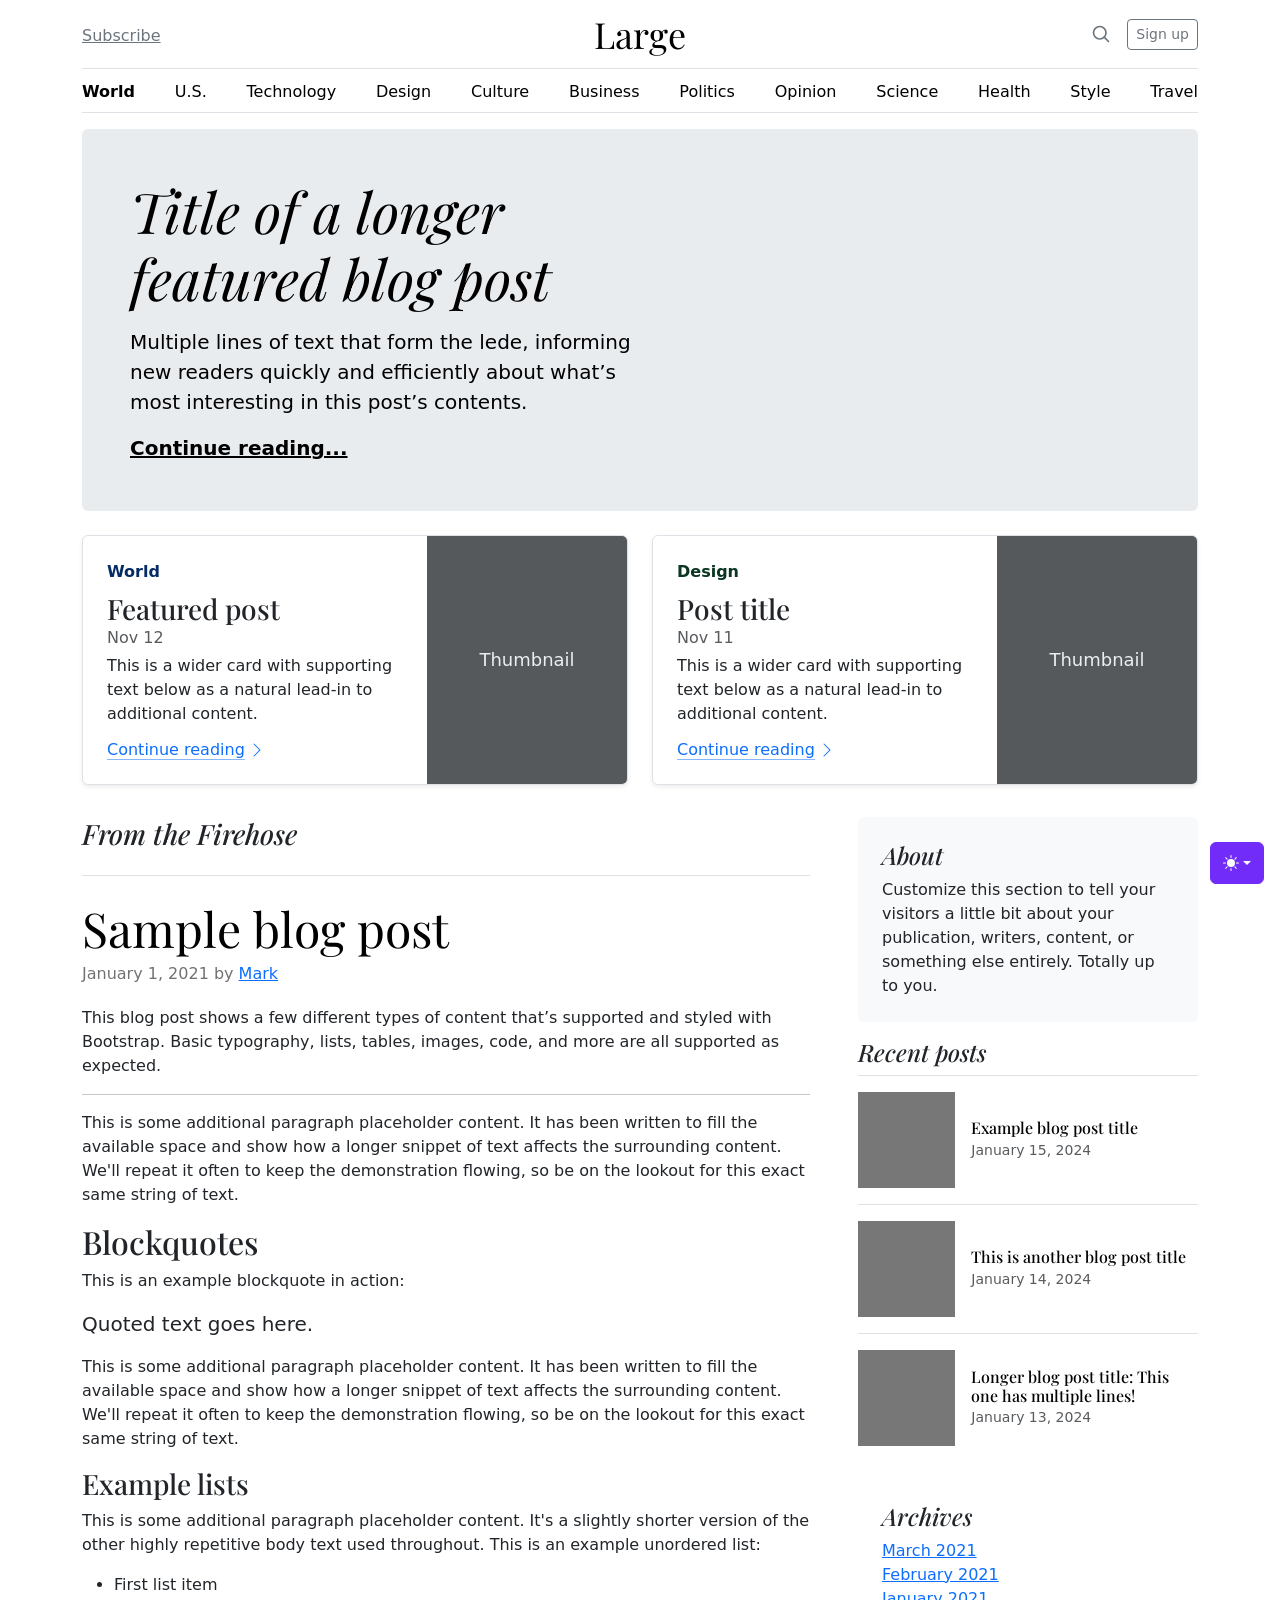
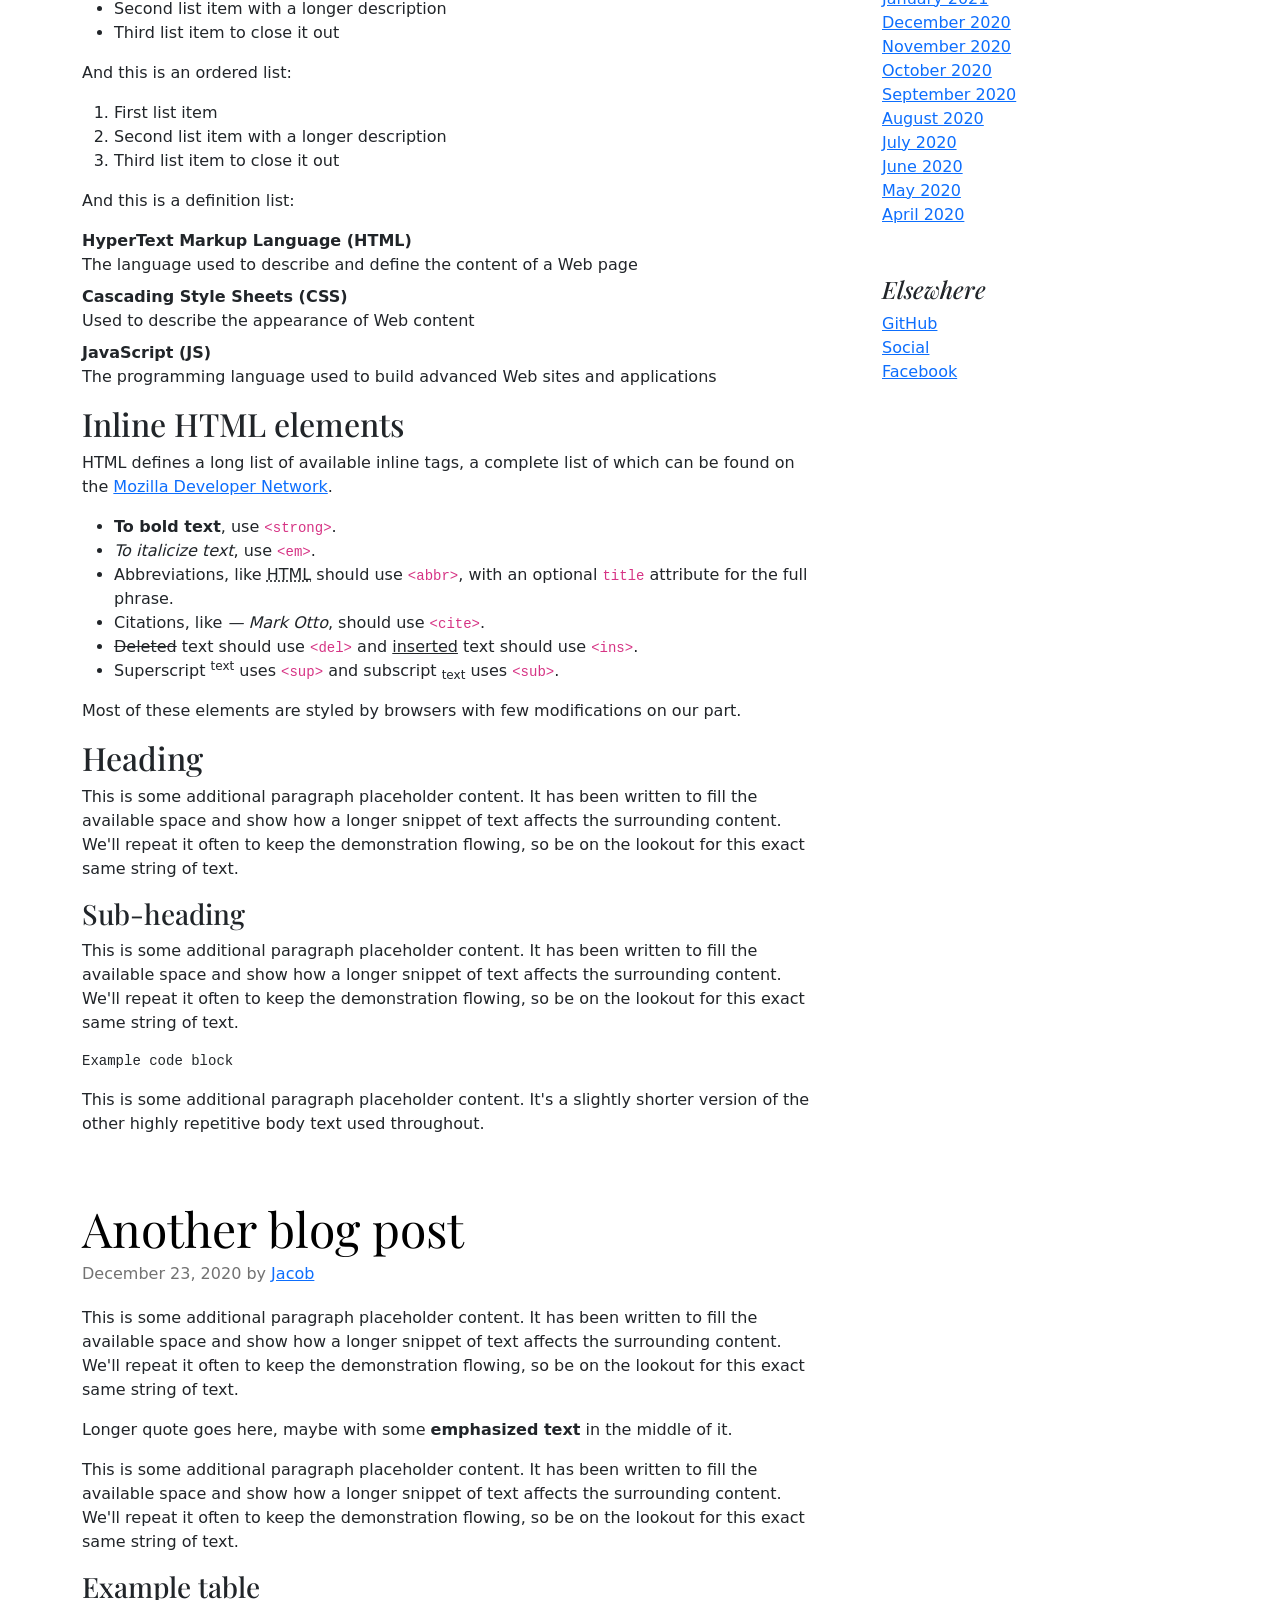
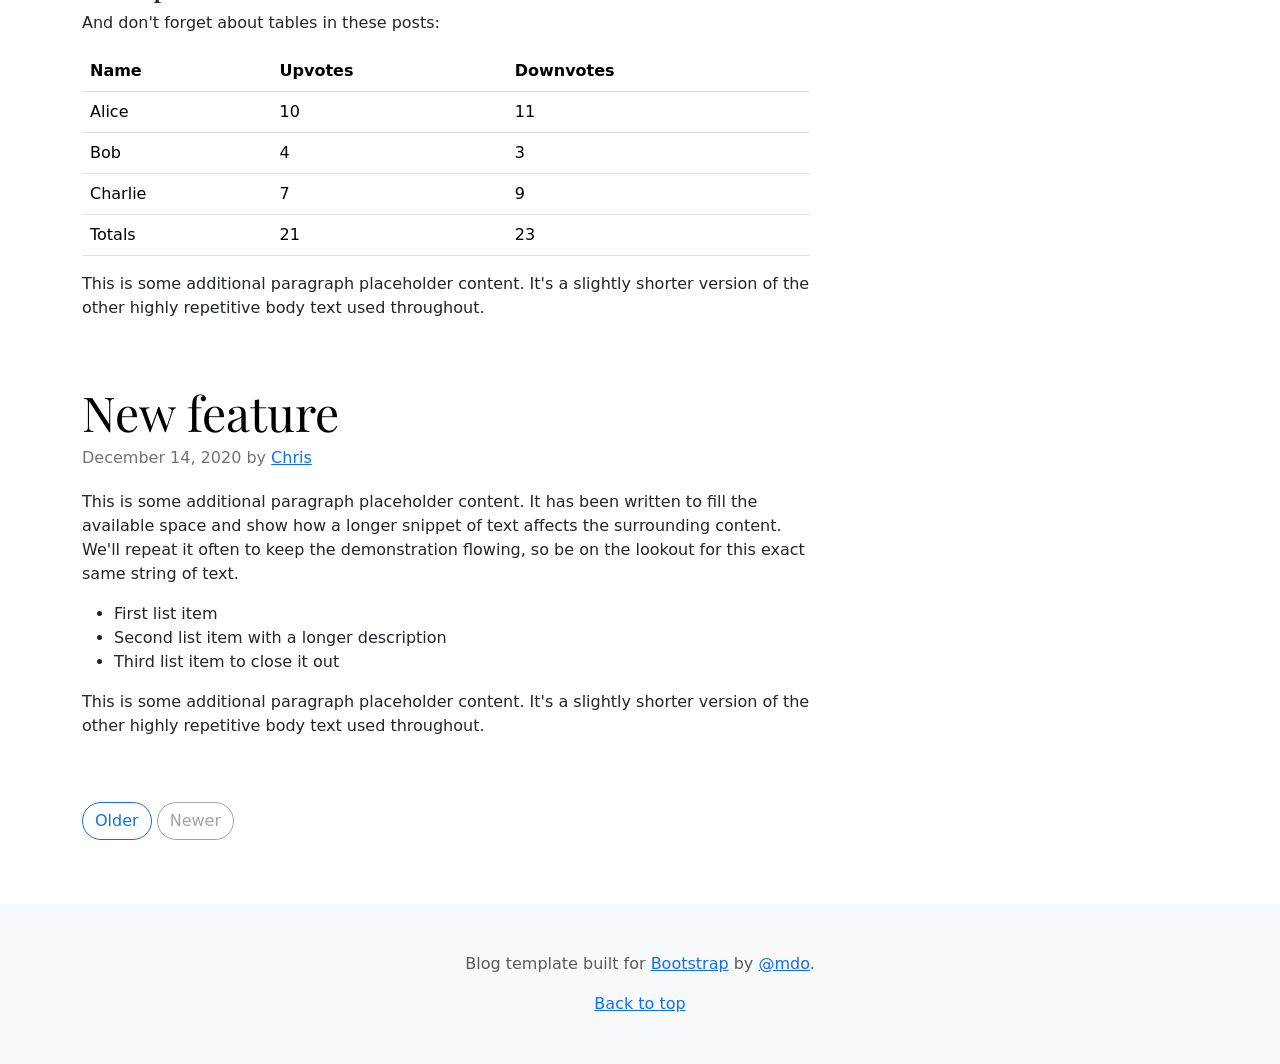
<file: Academy-Cinemas/bootstrap-5.3.8-examples/bootstrap-5.3.8-examples/blog/index.html>
<!doctype html>
<html lang="en" data-bs-theme="auto">
  <head>
    <meta charset="utf-8" />
    <meta name="viewport" content="width=device-width, initial-scale=1" />
    <meta name="description" content="" />
    <meta
      name="author"
      content="Mark Otto, Jacob Thornton, and Bootstrap contributors"
    />
    <meta name="generator" content="Astro v5.13.2" />
    <title>Blog Template · Bootstrap v5.3</title>
    <link
      rel="canonical"
      href="https://getbootstrap.com/docs/5.3/examples/blog/"
    />
    <script src="../assets/js/color-modes.js"></script>
    <link href="../assets/dist/css/bootstrap.min.css" rel="stylesheet" />
    <meta name="theme-color" content="#712cf9" />
    <link
      href="https://fonts.googleapis.com/css?family=Playfair+Display:700,900&display=swap"
      rel="stylesheet"
    />
    <link href="blog.css" rel="stylesheet" />
    <style>
      .bd-placeholder-img {
        font-size: 1.125rem;
        text-anchor: middle;
        -webkit-user-select: none;
        -moz-user-select: none;
        user-select: none;
      }
      @media (min-width: 768px) {
        .bd-placeholder-img-lg {
          font-size: 3.5rem;
        }
      }
      .b-example-divider {
        width: 100%;
        height: 3rem;
        background-color: #0000001a;
        border: solid rgba(0, 0, 0, 0.15);
        border-width: 1px 0;
        box-shadow:
          inset 0 0.5em 1.5em #0000001a,
          inset 0 0.125em 0.5em #00000026;
      }
      .b-example-vr {
        flex-shrink: 0;
        width: 1.5rem;
        height: 100vh;
      }
      .bi {
        vertical-align: -0.125em;
        fill: currentColor;
      }
      .nav-scroller {
        position: relative;
        z-index: 2;
        height: 2.75rem;
        overflow-y: hidden;
      }
      .nav-scroller .nav {
        display: flex;
        flex-wrap: nowrap;
        padding-bottom: 1rem;
        margin-top: -1px;
        overflow-x: auto;
        text-align: center;
        white-space: nowrap;
        -webkit-overflow-scrolling: touch;
      }
      .btn-bd-primary {
        --bd-violet-bg: #712cf9;
        --bd-violet-rgb: 112.520718, 44.062154, 249.437846;
        --bs-btn-font-weight: 600;
        --bs-btn-color: var(--bs-white);
        --bs-btn-bg: var(--bd-violet-bg);
        --bs-btn-border-color: var(--bd-violet-bg);
        --bs-btn-hover-color: var(--bs-white);
        --bs-btn-hover-bg: #6528e0;
        --bs-btn-hover-border-color: #6528e0;
        --bs-btn-focus-shadow-rgb: var(--bd-violet-rgb);
        --bs-btn-active-color: var(--bs-btn-hover-color);
        --bs-btn-active-bg: #5a23c8;
        --bs-btn-active-border-color: #5a23c8;
      }
      .bd-mode-toggle {
        z-index: 1500;
      }
      .bd-mode-toggle .bi {
        width: 1em;
        height: 1em;
      }
      .bd-mode-toggle .dropdown-menu .active .bi {
        display: block !important;
      }
    </style>
  </head>
  <body>
    <svg xmlns="http://www.w3.org/2000/svg" class="d-none">
      <symbol id="check2" viewBox="0 0 16 16">
        <path
          d="M13.854 3.646a.5.5 0 0 1 0 .708l-7 7a.5.5 0 0 1-.708 0l-3.5-3.5a.5.5 0 1 1 .708-.708L6.5 10.293l6.646-6.647a.5.5 0 0 1 .708 0z"
        ></path>
      </symbol>
      <symbol id="circle-half" viewBox="0 0 16 16">
        <path
          d="M8 15A7 7 0 1 0 8 1v14zm0 1A8 8 0 1 1 8 0a8 8 0 0 1 0 16z"
        ></path>
      </symbol>
      <symbol id="moon-stars-fill" viewBox="0 0 16 16">
        <path
          d="M6 .278a.768.768 0 0 1 .08.858 7.208 7.208 0 0 0-.878 3.46c0 4.021 3.278 7.277 7.318 7.277.527 0 1.04-.055 1.533-.16a.787.787 0 0 1 .81.316.733.733 0 0 1-.031.893A8.349 8.349 0 0 1 8.344 16C3.734 16 0 12.286 0 7.71 0 4.266 2.114 1.312 5.124.06A.752.752 0 0 1 6 .278z"
        ></path>
        <path
          d="M10.794 3.148a.217.217 0 0 1 .412 0l.387 1.162c.173.518.579.924 1.097 1.097l1.162.387a.217.217 0 0 1 0 .412l-1.162.387a1.734 1.734 0 0 0-1.097 1.097l-.387 1.162a.217.217 0 0 1-.412 0l-.387-1.162A1.734 1.734 0 0 0 9.31 6.593l-1.162-.387a.217.217 0 0 1 0-.412l1.162-.387a1.734 1.734 0 0 0 1.097-1.097l.387-1.162zM13.863.099a.145.145 0 0 1 .274 0l.258.774c.115.346.386.617.732.732l.774.258a.145.145 0 0 1 0 .274l-.774.258a1.156 1.156 0 0 0-.732.732l-.258.774a.145.145 0 0 1-.274 0l-.258-.774a1.156 1.156 0 0 0-.732-.732l-.774-.258a.145.145 0 0 1 0-.274l.774-.258c.346-.115.617-.386.732-.732L13.863.1z"
        ></path>
      </symbol>
      <symbol id="sun-fill" viewBox="0 0 16 16">
        <path
          d="M8 12a4 4 0 1 0 0-8 4 4 0 0 0 0 8zM8 0a.5.5 0 0 1 .5.5v2a.5.5 0 0 1-1 0v-2A.5.5 0 0 1 8 0zm0 13a.5.5 0 0 1 .5.5v2a.5.5 0 0 1-1 0v-2A.5.5 0 0 1 8 13zm8-5a.5.5 0 0 1-.5.5h-2a.5.5 0 0 1 0-1h2a.5.5 0 0 1 .5.5zM3 8a.5.5 0 0 1-.5.5h-2a.5.5 0 0 1 0-1h2A.5.5 0 0 1 3 8zm10.657-5.657a.5.5 0 0 1 0 .707l-1.414 1.415a.5.5 0 1 1-.707-.708l1.414-1.414a.5.5 0 0 1 .707 0zm-9.193 9.193a.5.5 0 0 1 0 .707L3.05 13.657a.5.5 0 0 1-.707-.707l1.414-1.414a.5.5 0 0 1 .707 0zm9.193 2.121a.5.5 0 0 1-.707 0l-1.414-1.414a.5.5 0 0 1 .707-.707l1.414 1.414a.5.5 0 0 1 0 .707zM4.464 4.465a.5.5 0 0 1-.707 0L2.343 3.05a.5.5 0 1 1 .707-.707l1.414 1.414a.5.5 0 0 1 0 .708z"
        ></path>
      </symbol>
    </svg>
    <div
      class="dropdown position-fixed bottom-0 end-0 mb-3 me-3 bd-mode-toggle"
    >
      <button
        class="btn btn-bd-primary py-2 dropdown-toggle d-flex align-items-center"
        id="bd-theme"
        type="button"
        aria-expanded="false"
        data-bs-toggle="dropdown"
        aria-label="Toggle theme (auto)"
      >
        <svg class="bi my-1 theme-icon-active" aria-hidden="true">
          <use href="#circle-half"></use>
        </svg>
        <span class="visually-hidden" id="bd-theme-text">Toggle theme</span>
      </button>
      <ul
        class="dropdown-menu dropdown-menu-end shadow"
        aria-labelledby="bd-theme-text"
      >
        <li>
          <button
            type="button"
            class="dropdown-item d-flex align-items-center"
            data-bs-theme-value="light"
            aria-pressed="false"
          >
            <svg class="bi me-2 opacity-50" aria-hidden="true">
              <use href="#sun-fill"></use>
            </svg>
            Light
            <svg class="bi ms-auto d-none" aria-hidden="true">
              <use href="#check2"></use>
            </svg>
          </button>
        </li>
        <li>
          <button
            type="button"
            class="dropdown-item d-flex align-items-center"
            data-bs-theme-value="dark"
            aria-pressed="false"
          >
            <svg class="bi me-2 opacity-50" aria-hidden="true">
              <use href="#moon-stars-fill"></use>
            </svg>
            Dark
            <svg class="bi ms-auto d-none" aria-hidden="true">
              <use href="#check2"></use>
            </svg>
          </button>
        </li>
        <li>
          <button
            type="button"
            class="dropdown-item d-flex align-items-center active"
            data-bs-theme-value="auto"
            aria-pressed="true"
          >
            <svg class="bi me-2 opacity-50" aria-hidden="true">
              <use href="#circle-half"></use>
            </svg>
            Auto
            <svg class="bi ms-auto d-none" aria-hidden="true">
              <use href="#check2"></use>
            </svg>
          </button>
        </li>
      </ul>
    </div>
    <svg xmlns="http://www.w3.org/2000/svg" class="d-none">
      <symbol
        id="aperture"
        fill="none"
        stroke="currentColor"
        stroke-linecap="round"
        stroke-linejoin="round"
        stroke-width="2"
        viewBox="0 0 24 24"
      >
        <circle cx="12" cy="12" r="10"></circle>
        <path
          d="M14.31 8l5.74 9.94M9.69 8h11.48M7.38 12l5.74-9.94M9.69 16L3.95 6.06M14.31 16H2.83m13.79-4l-5.74 9.94"
        ></path>
      </symbol>
      <symbol id="cart" viewBox="0 0 16 16">
        <path
          d="M0 1.5A.5.5 0 0 1 .5 1H2a.5.5 0 0 1 .485.379L2.89 3H14.5a.5.5 0 0 1 .49.598l-1 5a.5.5 0 0 1-.465.401l-9.397.472L4.415 11H13a.5.5 0 0 1 0 1H4a.5.5 0 0 1-.491-.408L2.01 3.607 1.61 2H.5a.5.5 0 0 1-.5-.5zM3.102 4l.84 4.479 9.144-.459L13.89 4H3.102zM5 12a2 2 0 1 0 0 4 2 2 0 0 0 0-4zm7 0a2 2 0 1 0 0 4 2 2 0 0 0 0-4zm-7 1a1 1 0 1 1 0 2 1 1 0 0 1 0-2zm7 0a1 1 0 1 1 0 2 1 1 0 0 1 0-2z"
        ></path>
      </symbol>
      <symbol id="chevron-right" viewBox="0 0 16 16">
        <path
          fill-rule="evenodd"
          d="M4.646 1.646a.5.5 0 0 1 .708 0l6 6a.5.5 0 0 1 0 .708l-6 6a.5.5 0 0 1-.708-.708L10.293 8 4.646 2.354a.5.5 0 0 1 0-.708z"
        ></path>
      </symbol>
    </svg>
    <div class="container">
      <header class="border-bottom lh-1 py-3">
        <div class="row flex-nowrap justify-content-between align-items-center">
          <div class="col-4 pt-1">
            <a class="link-secondary" href="#">Subscribe</a>
          </div>
          <div class="col-4 text-center">
            <a
              class="blog-header-logo text-body-emphasis text-decoration-none"
              href="#"
              >Large</a
            >
          </div>
          <div class="col-4 d-flex justify-content-end align-items-center">
            <a class="link-secondary" href="#" aria-label="Search">
              <svg
                xmlns="http://www.w3.org/2000/svg"
                width="20"
                height="20"
                fill="none"
                stroke="currentColor"
                stroke-linecap="round"
                stroke-linejoin="round"
                stroke-width="2"
                class="mx-3"
                role="img"
                viewBox="0 0 24 24"
              >
                <title>Search</title>
                <circle cx="10.5" cy="10.5" r="7.5"></circle>
                <path d="M21 21l-5.2-5.2"></path>
              </svg>
            </a>
            <a class="btn btn-sm btn-outline-secondary" href="#">Sign up</a>
          </div>
        </div>
      </header>
      <div class="nav-scroller py-1 mb-3 border-bottom">
        <nav class="nav nav-underline justify-content-between">
          <a class="nav-item nav-link link-body-emphasis active" href="#"
            >World</a
          >
          <a class="nav-item nav-link link-body-emphasis" href="#">U.S.</a>
          <a class="nav-item nav-link link-body-emphasis" href="#"
            >Technology</a
          >
          <a class="nav-item nav-link link-body-emphasis" href="#">Design</a>
          <a class="nav-item nav-link link-body-emphasis" href="#">Culture</a>
          <a class="nav-item nav-link link-body-emphasis" href="#">Business</a>
          <a class="nav-item nav-link link-body-emphasis" href="#">Politics</a>
          <a class="nav-item nav-link link-body-emphasis" href="#">Opinion</a>
          <a class="nav-item nav-link link-body-emphasis" href="#">Science</a>
          <a class="nav-item nav-link link-body-emphasis" href="#">Health</a>
          <a class="nav-item nav-link link-body-emphasis" href="#">Style</a>
          <a class="nav-item nav-link link-body-emphasis" href="#">Travel</a>
        </nav>
      </div>
    </div>
    <main class="container">
      <div class="p-4 p-md-5 mb-4 rounded text-body-emphasis bg-body-secondary">
        <div class="col-lg-6 px-0">
          <h1 class="display-4 fst-italic">
            Title of a longer featured blog post
          </h1>
          <p class="lead my-3">
            Multiple lines of text that form the lede, informing new readers
            quickly and efficiently about what’s most interesting in this post’s
            contents.
          </p>
          <p class="lead mb-0">
            <a href="#" class="text-body-emphasis fw-bold"
              >Continue reading...</a
            >
          </p>
        </div>
      </div>
      <div class="row mb-2">
        <div class="col-md-6">
          <div
            class="row g-0 border rounded overflow-hidden flex-md-row mb-4 shadow-sm h-md-250 position-relative"
          >
            <div class="col p-4 d-flex flex-column position-static">
              <strong class="d-inline-block mb-2 text-primary-emphasis"
                >World</strong
              >
              <h3 class="mb-0">Featured post</h3>
              <div class="mb-1 text-body-secondary">Nov 12</div>
              <p class="card-text mb-auto">
                This is a wider card with supporting text below as a natural
                lead-in to additional content.
              </p>
              <a
                href="#"
                class="icon-link gap-1 icon-link-hover stretched-link"
              >
                Continue reading
                <svg class="bi" aria-hidden="true">
                  <use xlink:href="#chevron-right"></use>
                </svg>
              </a>
            </div>
            <div class="col-auto d-none d-lg-block">
              <svg
                aria-label="Placeholder: Thumbnail"
                class="bd-placeholder-img"
                height="250"
                preserveAspectRatio="xMidYMid slice"
                role="img"
                width="200"
                xmlns="http://www.w3.org/2000/svg"
              >
                <title>Placeholder</title>
                <rect width="100%" height="100%" fill="#55595c"></rect>
                <text x="50%" y="50%" fill="#eceeef" dy=".3em">Thumbnail</text>
              </svg>
            </div>
          </div>
        </div>
        <div class="col-md-6">
          <div
            class="row g-0 border rounded overflow-hidden flex-md-row mb-4 shadow-sm h-md-250 position-relative"
          >
            <div class="col p-4 d-flex flex-column position-static">
              <strong class="d-inline-block mb-2 text-success-emphasis"
                >Design</strong
              >
              <h3 class="mb-0">Post title</h3>
              <div class="mb-1 text-body-secondary">Nov 11</div>
              <p class="mb-auto">
                This is a wider card with supporting text below as a natural
                lead-in to additional content.
              </p>
              <a
                href="#"
                class="icon-link gap-1 icon-link-hover stretched-link"
              >
                Continue reading
                <svg class="bi" aria-hidden="true">
                  <use xlink:href="#chevron-right"></use>
                </svg>
              </a>
            </div>
            <div class="col-auto d-none d-lg-block">
              <svg
                aria-label="Placeholder: Thumbnail"
                class="bd-placeholder-img"
                height="250"
                preserveAspectRatio="xMidYMid slice"
                role="img"
                width="200"
                xmlns="http://www.w3.org/2000/svg"
              >
                <title>Placeholder</title>
                <rect width="100%" height="100%" fill="#55595c"></rect>
                <text x="50%" y="50%" fill="#eceeef" dy=".3em">Thumbnail</text>
              </svg>
            </div>
          </div>
        </div>
      </div>
      <div class="row g-5">
        <div class="col-md-8">
          <h3 class="pb-4 mb-4 fst-italic border-bottom">From the Firehose</h3>
          <article class="blog-post">
            <h2 class="display-5 link-body-emphasis mb-1">Sample blog post</h2>
            <p class="blog-post-meta">
              January 1, 2021 by <a href="#">Mark</a>
            </p>
            <p>
              This blog post shows a few different types of content that’s
              supported and styled with Bootstrap. Basic typography, lists,
              tables, images, code, and more are all supported as expected.
            </p>
            <hr />
            <p>
              This is some additional paragraph placeholder content. It has been
              written to fill the available space and show how a longer snippet
              of text affects the surrounding content. We'll repeat it often to
              keep the demonstration flowing, so be on the lookout for this
              exact same string of text.
            </p>
            <h2>Blockquotes</h2>
            <p>This is an example blockquote in action:</p>
            <blockquote class="blockquote">
              <p>Quoted text goes here.</p>
            </blockquote>
            <p>
              This is some additional paragraph placeholder content. It has been
              written to fill the available space and show how a longer snippet
              of text affects the surrounding content. We'll repeat it often to
              keep the demonstration flowing, so be on the lookout for this
              exact same string of text.
            </p>
            <h3>Example lists</h3>
            <p>
              This is some additional paragraph placeholder content. It's a
              slightly shorter version of the other highly repetitive body text
              used throughout. This is an example unordered list:
            </p>
            <ul>
              <li>First list item</li>
              <li>Second list item with a longer description</li>
              <li>Third list item to close it out</li>
            </ul>
            <p>And this is an ordered list:</p>
            <ol>
              <li>First list item</li>
              <li>Second list item with a longer description</li>
              <li>Third list item to close it out</li>
            </ol>
            <p>And this is a definition list:</p>
            <dl>
              <dt>HyperText Markup Language (HTML)</dt>
              <dd>
                The language used to describe and define the content of a Web
                page
              </dd>
              <dt>Cascading Style Sheets (CSS)</dt>
              <dd>Used to describe the appearance of Web content</dd>
              <dt>JavaScript (JS)</dt>
              <dd>
                The programming language used to build advanced Web sites and
                applications
              </dd>
            </dl>
            <h2>Inline HTML elements</h2>
            <p>
              HTML defines a long list of available inline tags, a complete list
              of which can be found on the
              <a
                href="https://developer.mozilla.org/en-US/docs/Web/HTML/Element"
                >Mozilla Developer Network</a
              >.
            </p>
            <ul>
              <li>
                <strong>To bold text</strong>, use
                <code class="language-plaintext highlighter-rouge"
                  >&lt;strong&gt;</code
                >.
              </li>
              <li>
                <em>To italicize text</em>, use
                <code class="language-plaintext highlighter-rouge"
                  >&lt;em&gt;</code
                >.
              </li>
              <li>
                Abbreviations, like
                <abbr title="HyperText Markup Language">HTML</abbr> should use
                <code class="language-plaintext highlighter-rouge"
                  >&lt;abbr&gt;</code
                >, with an optional
                <code class="language-plaintext highlighter-rouge">title</code>
                attribute for the full phrase.
              </li>
              <li>
                Citations, like <cite>— Mark Otto</cite>, should use
                <code class="language-plaintext highlighter-rouge"
                  >&lt;cite&gt;</code
                >.
              </li>
              <li>
                <del>Deleted</del> text should use
                <code class="language-plaintext highlighter-rouge"
                  >&lt;del&gt;</code
                >
                and <ins>inserted</ins> text should use
                <code class="language-plaintext highlighter-rouge"
                  >&lt;ins&gt;</code
                >.
              </li>
              <li>
                Superscript <sup>text</sup> uses
                <code class="language-plaintext highlighter-rouge"
                  >&lt;sup&gt;</code
                >
                and subscript <sub>text</sub> uses
                <code class="language-plaintext highlighter-rouge"
                  >&lt;sub&gt;</code
                >.
              </li>
            </ul>
            <p>
              Most of these elements are styled by browsers with few
              modifications on our part.
            </p>
            <h2>Heading</h2>
            <p>
              This is some additional paragraph placeholder content. It has been
              written to fill the available space and show how a longer snippet
              of text affects the surrounding content. We'll repeat it often to
              keep the demonstration flowing, so be on the lookout for this
              exact same string of text.
            </p>
            <h3>Sub-heading</h3>
            <p>
              This is some additional paragraph placeholder content. It has been
              written to fill the available space and show how a longer snippet
              of text affects the surrounding content. We'll repeat it often to
              keep the demonstration flowing, so be on the lookout for this
              exact same string of text.
            </p>
            <pre><code>Example code block</code></pre>
            <p>
              This is some additional paragraph placeholder content. It's a
              slightly shorter version of the other highly repetitive body text
              used throughout.
            </p>
          </article>
          <article class="blog-post">
            <h2 class="display-5 link-body-emphasis mb-1">Another blog post</h2>
            <p class="blog-post-meta">
              December 23, 2020 by <a href="#">Jacob</a>
            </p>
            <p>
              This is some additional paragraph placeholder content. It has been
              written to fill the available space and show how a longer snippet
              of text affects the surrounding content. We'll repeat it often to
              keep the demonstration flowing, so be on the lookout for this
              exact same string of text.
            </p>
            <blockquote>
              <p>
                Longer quote goes here, maybe with some
                <strong>emphasized text</strong> in the middle of it.
              </p>
            </blockquote>
            <p>
              This is some additional paragraph placeholder content. It has been
              written to fill the available space and show how a longer snippet
              of text affects the surrounding content. We'll repeat it often to
              keep the demonstration flowing, so be on the lookout for this
              exact same string of text.
            </p>
            <h3>Example table</h3>
            <p>And don't forget about tables in these posts:</p>
            <table class="table">
              <thead>
                <tr>
                  <th>Name</th>
                  <th>Upvotes</th>
                  <th>Downvotes</th>
                </tr>
              </thead>
              <tbody>
                <tr>
                  <td>Alice</td>
                  <td>10</td>
                  <td>11</td>
                </tr>
                <tr>
                  <td>Bob</td>
                  <td>4</td>
                  <td>3</td>
                </tr>
                <tr>
                  <td>Charlie</td>
                  <td>7</td>
                  <td>9</td>
                </tr>
              </tbody>
              <tfoot>
                <tr>
                  <td>Totals</td>
                  <td>21</td>
                  <td>23</td>
                </tr>
              </tfoot>
            </table>
            <p>
              This is some additional paragraph placeholder content. It's a
              slightly shorter version of the other highly repetitive body text
              used throughout.
            </p>
          </article>
          <article class="blog-post">
            <h2 class="display-5 link-body-emphasis mb-1">New feature</h2>
            <p class="blog-post-meta">
              December 14, 2020 by <a href="#">Chris</a>
            </p>
            <p>
              This is some additional paragraph placeholder content. It has been
              written to fill the available space and show how a longer snippet
              of text affects the surrounding content. We'll repeat it often to
              keep the demonstration flowing, so be on the lookout for this
              exact same string of text.
            </p>
            <ul>
              <li>First list item</li>
              <li>Second list item with a longer description</li>
              <li>Third list item to close it out</li>
            </ul>
            <p>
              This is some additional paragraph placeholder content. It's a
              slightly shorter version of the other highly repetitive body text
              used throughout.
            </p>
          </article>
          <nav class="blog-pagination" aria-label="Pagination">
            <a class="btn btn-outline-primary rounded-pill" href="#">Older</a>
            <a
              class="btn btn-outline-secondary rounded-pill disabled"
              aria-disabled="true"
              >Newer</a
            >
          </nav>
        </div>
        <div class="col-md-4">
          <div class="position-sticky" style="top: 2rem">
            <div class="p-4 mb-3 bg-body-tertiary rounded">
              <h4 class="fst-italic">About</h4>
              <p class="mb-0">
                Customize this section to tell your visitors a little bit about
                your publication, writers, content, or something else entirely.
                Totally up to you.
              </p>
            </div>
            <div>
              <h4 class="fst-italic">Recent posts</h4>
              <ul class="list-unstyled">
                <li>
                  <a
                    class="d-flex flex-column flex-lg-row gap-3 align-items-start align-items-lg-center py-3 link-body-emphasis text-decoration-none border-top"
                    href="#"
                  >
                    <svg
                      aria-hidden="true"
                      class="bd-placeholder-img"
                      height="96"
                      preserveAspectRatio="xMidYMid slice"
                      width="100%"
                      xmlns="http://www.w3.org/2000/svg"
                    >
                      <rect width="100%" height="100%" fill="#777"></rect>
                    </svg>
                    <div class="col-lg-8">
                      <h6 class="mb-0">Example blog post title</h6>
                      <small class="text-body-secondary"
                        >January 15, 2024</small
                      >
                    </div>
                  </a>
                </li>
                <li>
                  <a
                    class="d-flex flex-column flex-lg-row gap-3 align-items-start align-items-lg-center py-3 link-body-emphasis text-decoration-none border-top"
                    href="#"
                  >
                    <svg
                      aria-hidden="true"
                      class="bd-placeholder-img"
                      height="96"
                      preserveAspectRatio="xMidYMid slice"
                      width="100%"
                      xmlns="http://www.w3.org/2000/svg"
                    >
                      <rect width="100%" height="100%" fill="#777"></rect>
                    </svg>
                    <div class="col-lg-8">
                      <h6 class="mb-0">This is another blog post title</h6>
                      <small class="text-body-secondary"
                        >January 14, 2024</small
                      >
                    </div>
                  </a>
                </li>
                <li>
                  <a
                    class="d-flex flex-column flex-lg-row gap-3 align-items-start align-items-lg-center py-3 link-body-emphasis text-decoration-none border-top"
                    href="#"
                  >
                    <svg
                      aria-hidden="true"
                      class="bd-placeholder-img"
                      height="96"
                      preserveAspectRatio="xMidYMid slice"
                      width="100%"
                      xmlns="http://www.w3.org/2000/svg"
                    >
                      <rect width="100%" height="100%" fill="#777"></rect>
                    </svg>
                    <div class="col-lg-8">
                      <h6 class="mb-0">
                        Longer blog post title: This one has multiple lines!
                      </h6>
                      <small class="text-body-secondary"
                        >January 13, 2024</small
                      >
                    </div>
                  </a>
                </li>
              </ul>
            </div>
            <div class="p-4">
              <h4 class="fst-italic">Archives</h4>
              <ol class="list-unstyled mb-0">
                <li><a href="#">March 2021</a></li>
                <li><a href="#">February 2021</a></li>
                <li><a href="#">January 2021</a></li>
                <li><a href="#">December 2020</a></li>
                <li><a href="#">November 2020</a></li>
                <li><a href="#">October 2020</a></li>
                <li><a href="#">September 2020</a></li>
                <li><a href="#">August 2020</a></li>
                <li><a href="#">July 2020</a></li>
                <li><a href="#">June 2020</a></li>
                <li><a href="#">May 2020</a></li>
                <li><a href="#">April 2020</a></li>
              </ol>
            </div>
            <div class="p-4">
              <h4 class="fst-italic">Elsewhere</h4>
              <ol class="list-unstyled">
                <li><a href="#">GitHub</a></li>
                <li><a href="#">Social</a></li>
                <li><a href="#">Facebook</a></li>
              </ol>
            </div>
          </div>
        </div>
      </div>
    </main>
    <footer class="py-5 text-center text-body-secondary bg-body-tertiary">
      <p>
        Blog template built for
        <a href="https://getbootstrap.com/">Bootstrap</a> by
        <a href="https://x.com/mdo">@mdo</a>.
      </p>
      <p class="mb-0"><a href="#">Back to top</a></p>
    </footer>
    <script
      src="../assets/dist/js/bootstrap.bundle.min.js"
      class="astro-vvvwv3sm"
    ></script>
  </body>
</html>
</file>
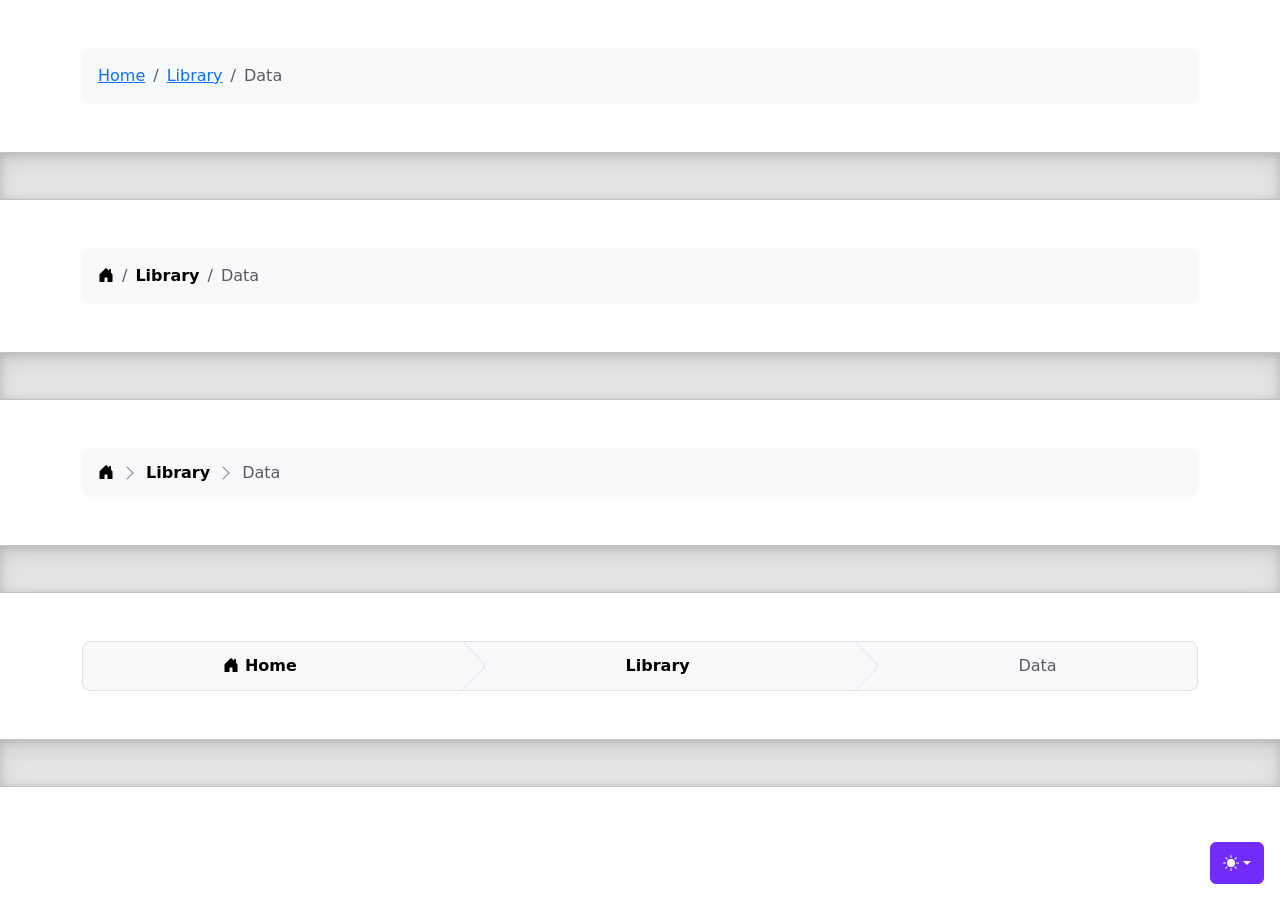
<file: Academy-Cinemas/bootstrap-5.3.8-examples/bootstrap-5.3.8-examples/breadcrumbs/index.html>
<!doctype html>
<html lang="en" data-bs-theme="auto">
  <head>
    <meta charset="utf-8" />
    <meta name="viewport" content="width=device-width, initial-scale=1" />
    <meta name="description" content="" />
    <meta
      name="author"
      content="Mark Otto, Jacob Thornton, and Bootstrap contributors"
    />
    <meta name="generator" content="Astro v5.13.2" />
    <title>Breadcrumbs · Bootstrap v5.3</title>
    <link
      rel="canonical"
      href="https://getbootstrap.com/docs/5.3/examples/breadcrumbs/"
    />
    <script src="../assets/js/color-modes.js"></script>
    <link href="../assets/dist/css/bootstrap.min.css" rel="stylesheet" />
    <meta name="theme-color" content="#712cf9" />
    <link href="breadcrumbs.css" rel="stylesheet" />
    <style>
      .bd-placeholder-img {
        font-size: 1.125rem;
        text-anchor: middle;
        -webkit-user-select: none;
        -moz-user-select: none;
        user-select: none;
      }
      @media (min-width: 768px) {
        .bd-placeholder-img-lg {
          font-size: 3.5rem;
        }
      }
      .b-example-divider {
        width: 100%;
        height: 3rem;
        background-color: #0000001a;
        border: solid rgba(0, 0, 0, 0.15);
        border-width: 1px 0;
        box-shadow:
          inset 0 0.5em 1.5em #0000001a,
          inset 0 0.125em 0.5em #00000026;
      }
      .b-example-vr {
        flex-shrink: 0;
        width: 1.5rem;
        height: 100vh;
      }
      .bi {
        vertical-align: -0.125em;
        fill: currentColor;
      }
      .nav-scroller {
        position: relative;
        z-index: 2;
        height: 2.75rem;
        overflow-y: hidden;
      }
      .nav-scroller .nav {
        display: flex;
        flex-wrap: nowrap;
        padding-bottom: 1rem;
        margin-top: -1px;
        overflow-x: auto;
        text-align: center;
        white-space: nowrap;
        -webkit-overflow-scrolling: touch;
      }
      .btn-bd-primary {
        --bd-violet-bg: #712cf9;
        --bd-violet-rgb: 112.520718, 44.062154, 249.437846;
        --bs-btn-font-weight: 600;
        --bs-btn-color: var(--bs-white);
        --bs-btn-bg: var(--bd-violet-bg);
        --bs-btn-border-color: var(--bd-violet-bg);
        --bs-btn-hover-color: var(--bs-white);
        --bs-btn-hover-bg: #6528e0;
        --bs-btn-hover-border-color: #6528e0;
        --bs-btn-focus-shadow-rgb: var(--bd-violet-rgb);
        --bs-btn-active-color: var(--bs-btn-hover-color);
        --bs-btn-active-bg: #5a23c8;
        --bs-btn-active-border-color: #5a23c8;
      }
      .bd-mode-toggle {
        z-index: 1500;
      }
      .bd-mode-toggle .bi {
        width: 1em;
        height: 1em;
      }
      .bd-mode-toggle .dropdown-menu .active .bi {
        display: block !important;
      }
    </style>
  </head>
  <body>
    <svg xmlns="http://www.w3.org/2000/svg" class="d-none">
      <symbol id="check2" viewBox="0 0 16 16">
        <path
          d="M13.854 3.646a.5.5 0 0 1 0 .708l-7 7a.5.5 0 0 1-.708 0l-3.5-3.5a.5.5 0 1 1 .708-.708L6.5 10.293l6.646-6.647a.5.5 0 0 1 .708 0z"
        ></path>
      </symbol>
      <symbol id="circle-half" viewBox="0 0 16 16">
        <path
          d="M8 15A7 7 0 1 0 8 1v14zm0 1A8 8 0 1 1 8 0a8 8 0 0 1 0 16z"
        ></path>
      </symbol>
      <symbol id="moon-stars-fill" viewBox="0 0 16 16">
        <path
          d="M6 .278a.768.768 0 0 1 .08.858 7.208 7.208 0 0 0-.878 3.46c0 4.021 3.278 7.277 7.318 7.277.527 0 1.04-.055 1.533-.16a.787.787 0 0 1 .81.316.733.733 0 0 1-.031.893A8.349 8.349 0 0 1 8.344 16C3.734 16 0 12.286 0 7.71 0 4.266 2.114 1.312 5.124.06A.752.752 0 0 1 6 .278z"
        ></path>
        <path
          d="M10.794 3.148a.217.217 0 0 1 .412 0l.387 1.162c.173.518.579.924 1.097 1.097l1.162.387a.217.217 0 0 1 0 .412l-1.162.387a1.734 1.734 0 0 0-1.097 1.097l-.387 1.162a.217.217 0 0 1-.412 0l-.387-1.162A1.734 1.734 0 0 0 9.31 6.593l-1.162-.387a.217.217 0 0 1 0-.412l1.162-.387a1.734 1.734 0 0 0 1.097-1.097l.387-1.162zM13.863.099a.145.145 0 0 1 .274 0l.258.774c.115.346.386.617.732.732l.774.258a.145.145 0 0 1 0 .274l-.774.258a1.156 1.156 0 0 0-.732.732l-.258.774a.145.145 0 0 1-.274 0l-.258-.774a1.156 1.156 0 0 0-.732-.732l-.774-.258a.145.145 0 0 1 0-.274l.774-.258c.346-.115.617-.386.732-.732L13.863.1z"
        ></path>
      </symbol>
      <symbol id="sun-fill" viewBox="0 0 16 16">
        <path
          d="M8 12a4 4 0 1 0 0-8 4 4 0 0 0 0 8zM8 0a.5.5 0 0 1 .5.5v2a.5.5 0 0 1-1 0v-2A.5.5 0 0 1 8 0zm0 13a.5.5 0 0 1 .5.5v2a.5.5 0 0 1-1 0v-2A.5.5 0 0 1 8 13zm8-5a.5.5 0 0 1-.5.5h-2a.5.5 0 0 1 0-1h2a.5.5 0 0 1 .5.5zM3 8a.5.5 0 0 1-.5.5h-2a.5.5 0 0 1 0-1h2A.5.5 0 0 1 3 8zm10.657-5.657a.5.5 0 0 1 0 .707l-1.414 1.415a.5.5 0 1 1-.707-.708l1.414-1.414a.5.5 0 0 1 .707 0zm-9.193 9.193a.5.5 0 0 1 0 .707L3.05 13.657a.5.5 0 0 1-.707-.707l1.414-1.414a.5.5 0 0 1 .707 0zm9.193 2.121a.5.5 0 0 1-.707 0l-1.414-1.414a.5.5 0 0 1 .707-.707l1.414 1.414a.5.5 0 0 1 0 .707zM4.464 4.465a.5.5 0 0 1-.707 0L2.343 3.05a.5.5 0 1 1 .707-.707l1.414 1.414a.5.5 0 0 1 0 .708z"
        ></path>
      </symbol>
    </svg>
    <div
      class="dropdown position-fixed bottom-0 end-0 mb-3 me-3 bd-mode-toggle"
    >
      <button
        class="btn btn-bd-primary py-2 dropdown-toggle d-flex align-items-center"
        id="bd-theme"
        type="button"
        aria-expanded="false"
        data-bs-toggle="dropdown"
        aria-label="Toggle theme (auto)"
      >
        <svg class="bi my-1 theme-icon-active" aria-hidden="true">
          <use href="#circle-half"></use>
        </svg>
        <span class="visually-hidden" id="bd-theme-text">Toggle theme</span>
      </button>
      <ul
        class="dropdown-menu dropdown-menu-end shadow"
        aria-labelledby="bd-theme-text"
      >
        <li>
          <button
            type="button"
            class="dropdown-item d-flex align-items-center"
            data-bs-theme-value="light"
            aria-pressed="false"
          >
            <svg class="bi me-2 opacity-50" aria-hidden="true">
              <use href="#sun-fill"></use>
            </svg>
            Light
            <svg class="bi ms-auto d-none" aria-hidden="true">
              <use href="#check2"></use>
            </svg>
          </button>
        </li>
        <li>
          <button
            type="button"
            class="dropdown-item d-flex align-items-center"
            data-bs-theme-value="dark"
            aria-pressed="false"
          >
            <svg class="bi me-2 opacity-50" aria-hidden="true">
              <use href="#moon-stars-fill"></use>
            </svg>
            Dark
            <svg class="bi ms-auto d-none" aria-hidden="true">
              <use href="#check2"></use>
            </svg>
          </button>
        </li>
        <li>
          <button
            type="button"
            class="dropdown-item d-flex align-items-center active"
            data-bs-theme-value="auto"
            aria-pressed="true"
          >
            <svg class="bi me-2 opacity-50" aria-hidden="true">
              <use href="#circle-half"></use>
            </svg>
            Auto
            <svg class="bi ms-auto d-none" aria-hidden="true">
              <use href="#check2"></use>
            </svg>
          </button>
        </li>
      </ul>
    </div>
    <svg xmlns="http://www.w3.org/2000/svg" class="d-none">
      <symbol id="house-door-fill" viewBox="0 0 16 16">
        <path
          d="M6.5 14.5v-3.505c0-.245.25-.495.5-.495h2c.25 0 .5.25.5.5v3.5a.5.5 0 0 0 .5.5h4a.5.5 0 0 0 .5-.5v-7a.5.5 0 0 0-.146-.354L13 5.793V2.5a.5.5 0 0 0-.5-.5h-1a.5.5 0 0 0-.5.5v1.293L8.354 1.146a.5.5 0 0 0-.708 0l-6 6A.5.5 0 0 0 1.5 7.5v7a.5.5 0 0 0 .5.5h4a.5.5 0 0 0 .5-.5z"
        ></path>
      </symbol>
    </svg>
    <div class="container my-5">
      <nav aria-label="breadcrumb">
        <ol class="breadcrumb p-3 bg-body-tertiary rounded-3">
          <li class="breadcrumb-item"><a href="#">Home</a></li>
          <li class="breadcrumb-item"><a href="#">Library</a></li>
          <li class="breadcrumb-item active" aria-current="page">Data</li>
        </ol>
      </nav>
    </div>
    <div class="b-example-divider"></div>
    <div class="container my-5">
      <nav aria-label="breadcrumb">
        <ol class="breadcrumb p-3 bg-body-tertiary rounded-3">
          <li class="breadcrumb-item">
            <a class="link-body-emphasis" href="#">
              <svg class="bi" width="16" height="16" aria-hidden="true">
                <use xlink:href="#house-door-fill"></use>
              </svg>
              <span class="visually-hidden">Home</span>
            </a>
          </li>
          <li class="breadcrumb-item">
            <a
              class="link-body-emphasis fw-semibold text-decoration-none"
              href="#"
              >Library</a
            >
          </li>
          <li class="breadcrumb-item active" aria-current="page">Data</li>
        </ol>
      </nav>
    </div>
    <div class="b-example-divider"></div>
    <div class="container my-5">
      <nav aria-label="breadcrumb">
        <ol
          class="breadcrumb breadcrumb-chevron p-3 bg-body-tertiary rounded-3"
        >
          <li class="breadcrumb-item">
            <a class="link-body-emphasis" href="#">
              <svg class="bi" width="16" height="16" aria-hidden="true">
                <use xlink:href="#house-door-fill"></use>
              </svg>
              <span class="visually-hidden">Home</span>
            </a>
          </li>
          <li class="breadcrumb-item">
            <a
              class="link-body-emphasis fw-semibold text-decoration-none"
              href="#"
              >Library</a
            >
          </li>
          <li class="breadcrumb-item active" aria-current="page">Data</li>
        </ol>
      </nav>
    </div>
    <div class="b-example-divider"></div>
    <div class="container my-5">
      <nav aria-label="breadcrumb">
        <ol
          class="breadcrumb breadcrumb-custom overflow-hidden text-center bg-body-tertiary border rounded-3"
        >
          <li class="breadcrumb-item">
            <a
              class="link-body-emphasis fw-semibold text-decoration-none"
              href="#"
            >
              <svg class="bi" width="16" height="16" aria-hidden="true">
                <use xlink:href="#house-door-fill"></use>
              </svg>
              Home
            </a>
          </li>
          <li class="breadcrumb-item">
            <a
              class="link-body-emphasis fw-semibold text-decoration-none"
              href="#"
              >Library</a
            >
          </li>
          <li class="breadcrumb-item active" aria-current="page">Data</li>
        </ol>
      </nav>
    </div>
    <div class="b-example-divider"></div>
    <script
      src="../assets/dist/js/bootstrap.bundle.min.js"
      class="astro-vvvwv3sm"
    ></script>
  </body>
</html>
</file>
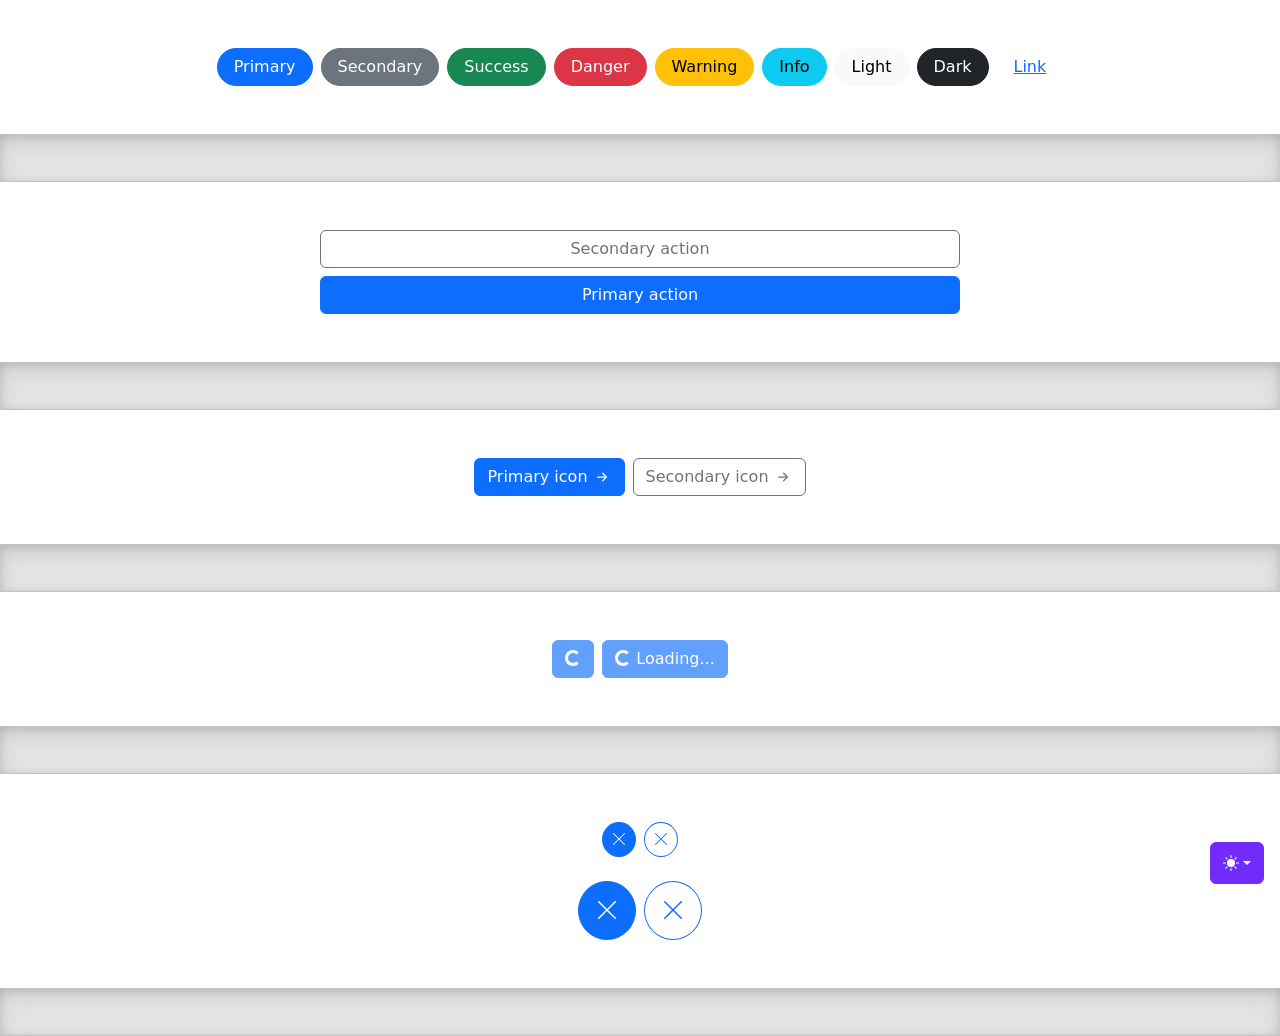
<file: Academy-Cinemas/bootstrap-5.3.8-examples/bootstrap-5.3.8-examples/buttons/index.html>
<!doctype html>
<html lang="en" data-bs-theme="auto">
  <head>
    <meta charset="utf-8" />
    <meta name="viewport" content="width=device-width, initial-scale=1" />
    <meta name="description" content="" />
    <meta
      name="author"
      content="Mark Otto, Jacob Thornton, and Bootstrap contributors"
    />
    <meta name="generator" content="Astro v5.13.2" />
    <title>Buttons · Bootstrap v5.3</title>
    <link
      rel="canonical"
      href="https://getbootstrap.com/docs/5.3/examples/buttons/"
    />
    <script src="../assets/js/color-modes.js"></script>
    <link href="../assets/dist/css/bootstrap.min.css" rel="stylesheet" />
    <meta name="theme-color" content="#712cf9" />
    <style>
      .bd-placeholder-img {
        font-size: 1.125rem;
        text-anchor: middle;
        -webkit-user-select: none;
        -moz-user-select: none;
        user-select: none;
      }
      @media (min-width: 768px) {
        .bd-placeholder-img-lg {
          font-size: 3.5rem;
        }
      }
      .b-example-divider {
        width: 100%;
        height: 3rem;
        background-color: #0000001a;
        border: solid rgba(0, 0, 0, 0.15);
        border-width: 1px 0;
        box-shadow:
          inset 0 0.5em 1.5em #0000001a,
          inset 0 0.125em 0.5em #00000026;
      }
      .b-example-vr {
        flex-shrink: 0;
        width: 1.5rem;
        height: 100vh;
      }
      .bi {
        vertical-align: -0.125em;
        fill: currentColor;
      }
      .nav-scroller {
        position: relative;
        z-index: 2;
        height: 2.75rem;
        overflow-y: hidden;
      }
      .nav-scroller .nav {
        display: flex;
        flex-wrap: nowrap;
        padding-bottom: 1rem;
        margin-top: -1px;
        overflow-x: auto;
        text-align: center;
        white-space: nowrap;
        -webkit-overflow-scrolling: touch;
      }
      .btn-bd-primary {
        --bd-violet-bg: #712cf9;
        --bd-violet-rgb: 112.520718, 44.062154, 249.437846;
        --bs-btn-font-weight: 600;
        --bs-btn-color: var(--bs-white);
        --bs-btn-bg: var(--bd-violet-bg);
        --bs-btn-border-color: var(--bd-violet-bg);
        --bs-btn-hover-color: var(--bs-white);
        --bs-btn-hover-bg: #6528e0;
        --bs-btn-hover-border-color: #6528e0;
        --bs-btn-focus-shadow-rgb: var(--bd-violet-rgb);
        --bs-btn-active-color: var(--bs-btn-hover-color);
        --bs-btn-active-bg: #5a23c8;
        --bs-btn-active-border-color: #5a23c8;
      }
      .bd-mode-toggle {
        z-index: 1500;
      }
      .bd-mode-toggle .bi {
        width: 1em;
        height: 1em;
      }
      .bd-mode-toggle .dropdown-menu .active .bi {
        display: block !important;
      }
    </style>
  </head>
  <body>
    <svg xmlns="http://www.w3.org/2000/svg" class="d-none">
      <symbol id="check2" viewBox="0 0 16 16">
        <path
          d="M13.854 3.646a.5.5 0 0 1 0 .708l-7 7a.5.5 0 0 1-.708 0l-3.5-3.5a.5.5 0 1 1 .708-.708L6.5 10.293l6.646-6.647a.5.5 0 0 1 .708 0z"
        ></path>
      </symbol>
      <symbol id="circle-half" viewBox="0 0 16 16">
        <path
          d="M8 15A7 7 0 1 0 8 1v14zm0 1A8 8 0 1 1 8 0a8 8 0 0 1 0 16z"
        ></path>
      </symbol>
      <symbol id="moon-stars-fill" viewBox="0 0 16 16">
        <path
          d="M6 .278a.768.768 0 0 1 .08.858 7.208 7.208 0 0 0-.878 3.46c0 4.021 3.278 7.277 7.318 7.277.527 0 1.04-.055 1.533-.16a.787.787 0 0 1 .81.316.733.733 0 0 1-.031.893A8.349 8.349 0 0 1 8.344 16C3.734 16 0 12.286 0 7.71 0 4.266 2.114 1.312 5.124.06A.752.752 0 0 1 6 .278z"
        ></path>
        <path
          d="M10.794 3.148a.217.217 0 0 1 .412 0l.387 1.162c.173.518.579.924 1.097 1.097l1.162.387a.217.217 0 0 1 0 .412l-1.162.387a1.734 1.734 0 0 0-1.097 1.097l-.387 1.162a.217.217 0 0 1-.412 0l-.387-1.162A1.734 1.734 0 0 0 9.31 6.593l-1.162-.387a.217.217 0 0 1 0-.412l1.162-.387a1.734 1.734 0 0 0 1.097-1.097l.387-1.162zM13.863.099a.145.145 0 0 1 .274 0l.258.774c.115.346.386.617.732.732l.774.258a.145.145 0 0 1 0 .274l-.774.258a1.156 1.156 0 0 0-.732.732l-.258.774a.145.145 0 0 1-.274 0l-.258-.774a1.156 1.156 0 0 0-.732-.732l-.774-.258a.145.145 0 0 1 0-.274l.774-.258c.346-.115.617-.386.732-.732L13.863.1z"
        ></path>
      </symbol>
      <symbol id="sun-fill" viewBox="0 0 16 16">
        <path
          d="M8 12a4 4 0 1 0 0-8 4 4 0 0 0 0 8zM8 0a.5.5 0 0 1 .5.5v2a.5.5 0 0 1-1 0v-2A.5.5 0 0 1 8 0zm0 13a.5.5 0 0 1 .5.5v2a.5.5 0 0 1-1 0v-2A.5.5 0 0 1 8 13zm8-5a.5.5 0 0 1-.5.5h-2a.5.5 0 0 1 0-1h2a.5.5 0 0 1 .5.5zM3 8a.5.5 0 0 1-.5.5h-2a.5.5 0 0 1 0-1h2A.5.5 0 0 1 3 8zm10.657-5.657a.5.5 0 0 1 0 .707l-1.414 1.415a.5.5 0 1 1-.707-.708l1.414-1.414a.5.5 0 0 1 .707 0zm-9.193 9.193a.5.5 0 0 1 0 .707L3.05 13.657a.5.5 0 0 1-.707-.707l1.414-1.414a.5.5 0 0 1 .707 0zm9.193 2.121a.5.5 0 0 1-.707 0l-1.414-1.414a.5.5 0 0 1 .707-.707l1.414 1.414a.5.5 0 0 1 0 .707zM4.464 4.465a.5.5 0 0 1-.707 0L2.343 3.05a.5.5 0 1 1 .707-.707l1.414 1.414a.5.5 0 0 1 0 .708z"
        ></path>
      </symbol>
    </svg>
    <div
      class="dropdown position-fixed bottom-0 end-0 mb-3 me-3 bd-mode-toggle"
    >
      <button
        class="btn btn-bd-primary py-2 dropdown-toggle d-flex align-items-center"
        id="bd-theme"
        type="button"
        aria-expanded="false"
        data-bs-toggle="dropdown"
        aria-label="Toggle theme (auto)"
      >
        <svg class="bi my-1 theme-icon-active" aria-hidden="true">
          <use href="#circle-half"></use>
        </svg>
        <span class="visually-hidden" id="bd-theme-text">Toggle theme</span>
      </button>
      <ul
        class="dropdown-menu dropdown-menu-end shadow"
        aria-labelledby="bd-theme-text"
      >
        <li>
          <button
            type="button"
            class="dropdown-item d-flex align-items-center"
            data-bs-theme-value="light"
            aria-pressed="false"
          >
            <svg class="bi me-2 opacity-50" aria-hidden="true">
              <use href="#sun-fill"></use>
            </svg>
            Light
            <svg class="bi ms-auto d-none" aria-hidden="true">
              <use href="#check2"></use>
            </svg>
          </button>
        </li>
        <li>
          <button
            type="button"
            class="dropdown-item d-flex align-items-center"
            data-bs-theme-value="dark"
            aria-pressed="false"
          >
            <svg class="bi me-2 opacity-50" aria-hidden="true">
              <use href="#moon-stars-fill"></use>
            </svg>
            Dark
            <svg class="bi ms-auto d-none" aria-hidden="true">
              <use href="#check2"></use>
            </svg>
          </button>
        </li>
        <li>
          <button
            type="button"
            class="dropdown-item d-flex align-items-center active"
            data-bs-theme-value="auto"
            aria-pressed="true"
          >
            <svg class="bi me-2 opacity-50" aria-hidden="true">
              <use href="#circle-half"></use>
            </svg>
            Auto
            <svg class="bi ms-auto d-none" aria-hidden="true">
              <use href="#check2"></use>
            </svg>
          </button>
        </li>
      </ul>
    </div>
    <svg xmlns="http://www.w3.org/2000/svg" class="d-none">
      <symbol id="arrow-right-short" viewBox="0 0 16 16">
        <path
          fill-rule="evenodd"
          d="M4 8a.5.5 0 0 1 .5-.5h5.793L8.146 5.354a.5.5 0 1 1 .708-.708l3 3a.5.5 0 0 1 0 .708l-3 3a.5.5 0 0 1-.708-.708L10.293 8.5H4.5A.5.5 0 0 1 4 8z"
        ></path>
      </symbol>
      <symbol id="x-lg" viewBox="0 0 16 16">
        <path
          fill-rule="evenodd"
          d="M13.854 2.146a.5.5 0 0 1 0 .708l-11 11a.5.5 0 0 1-.708-.708l11-11a.5.5 0 0 1 .708 0Z"
        ></path>
        <path
          fill-rule="evenodd"
          d="M2.146 2.146a.5.5 0 0 0 0 .708l11 11a.5.5 0 0 0 .708-.708l-11-11a.5.5 0 0 0-.708 0Z"
        ></path>
      </symbol>
    </svg>
    <div class="d-flex gap-2 justify-content-center py-5">
      <button class="btn btn-primary rounded-pill px-3" type="button">
        Primary
      </button>
      <button class="btn btn-secondary rounded-pill px-3" type="button">
        Secondary
      </button>
      <button class="btn btn-success rounded-pill px-3" type="button">
        Success
      </button>
      <button class="btn btn-danger rounded-pill px-3" type="button">
        Danger
      </button>
      <button class="btn btn-warning rounded-pill px-3" type="button">
        Warning
      </button>
      <button class="btn btn-info rounded-pill px-3" type="button">Info</button>
      <button class="btn btn-light rounded-pill px-3" type="button">
        Light
      </button>
      <button class="btn btn-dark rounded-pill px-3" type="button">Dark</button>
      <button class="btn btn-link rounded-pill px-3" type="button">Link</button>
    </div>
    <div class="b-example-divider"></div>
    <div class="col-lg-6 col-xxl-4 my-5 mx-auto">
      <div class="d-grid gap-2">
        <button class="btn btn-outline-secondary" type="button">
          Secondary action
        </button>
        <button class="btn btn-primary" type="button">Primary action</button>
      </div>
    </div>
    <div class="b-example-divider"></div>
    <div class="d-flex gap-2 justify-content-center py-5">
      <button
        class="btn btn-primary d-inline-flex align-items-center"
        type="button"
      >
        Primary icon
        <svg class="bi ms-1" width="20" height="20" aria-hidden="true">
          <use xlink:href="#arrow-right-short"></use>
        </svg>
      </button>
      <button
        class="btn btn-outline-secondary d-inline-flex align-items-center"
        type="button"
      >
        Secondary icon
        <svg class="bi ms-1" width="20" height="20" aria-hidden="true">
          <use xlink:href="#arrow-right-short"></use>
        </svg>
      </button>
    </div>
    <div class="b-example-divider"></div>
    <div class="d-flex gap-2 justify-content-center py-5">
      <button class="btn btn-primary" type="button" disabled>
        <span
          class="spinner-border spinner-border-sm"
          aria-hidden="true"
        ></span>
        <span class="visually-hidden" role="status">Loading...</span>
      </button>
      <button class="btn btn-primary" type="button" disabled>
        <span
          class="spinner-border spinner-border-sm"
          aria-hidden="true"
        ></span>
        <span role="status">Loading...</span>
      </button>
    </div>
    <div class="b-example-divider"></div>
    <div class="d-flex gap-2 justify-content-center pt-5 pb-4">
      <button class="btn btn-primary rounded-circle p-2 lh-1" type="button">
        <svg class="bi" width="16" height="16" aria-hidden="true">
          <use xlink:href="#x-lg"></use>
        </svg>
        <span class="visually-hidden">Dismiss</span>
      </button>
      <button
        class="btn btn-outline-primary rounded-circle p-2 lh-1"
        type="button"
      >
        <svg class="bi" width="16" height="16" aria-hidden="true">
          <use xlink:href="#x-lg"></use>
        </svg>
        <span class="visually-hidden">Dismiss</span>
      </button>
    </div>
    <div class="d-flex gap-2 justify-content-center pb-5">
      <button class="btn btn-primary rounded-circle p-3 lh-1" type="button">
        <svg class="bi" width="24" height="24" aria-hidden="true">
          <use xlink:href="#x-lg"></use>
        </svg>
        <span class="visually-hidden">Dismiss</span>
      </button>
      <button
        class="btn btn-outline-primary rounded-circle p-3 lh-1"
        type="button"
      >
        <svg class="bi" width="24" height="24" aria-hidden="true">
          <use xlink:href="#x-lg"></use>
        </svg>
        <span class="visually-hidden">Dismiss</span>
      </button>
    </div>
    <div class="b-example-divider"></div>
    <script
      src="../assets/dist/js/bootstrap.bundle.min.js"
      class="astro-vvvwv3sm"
    ></script>
  </body>
</html>
</file>
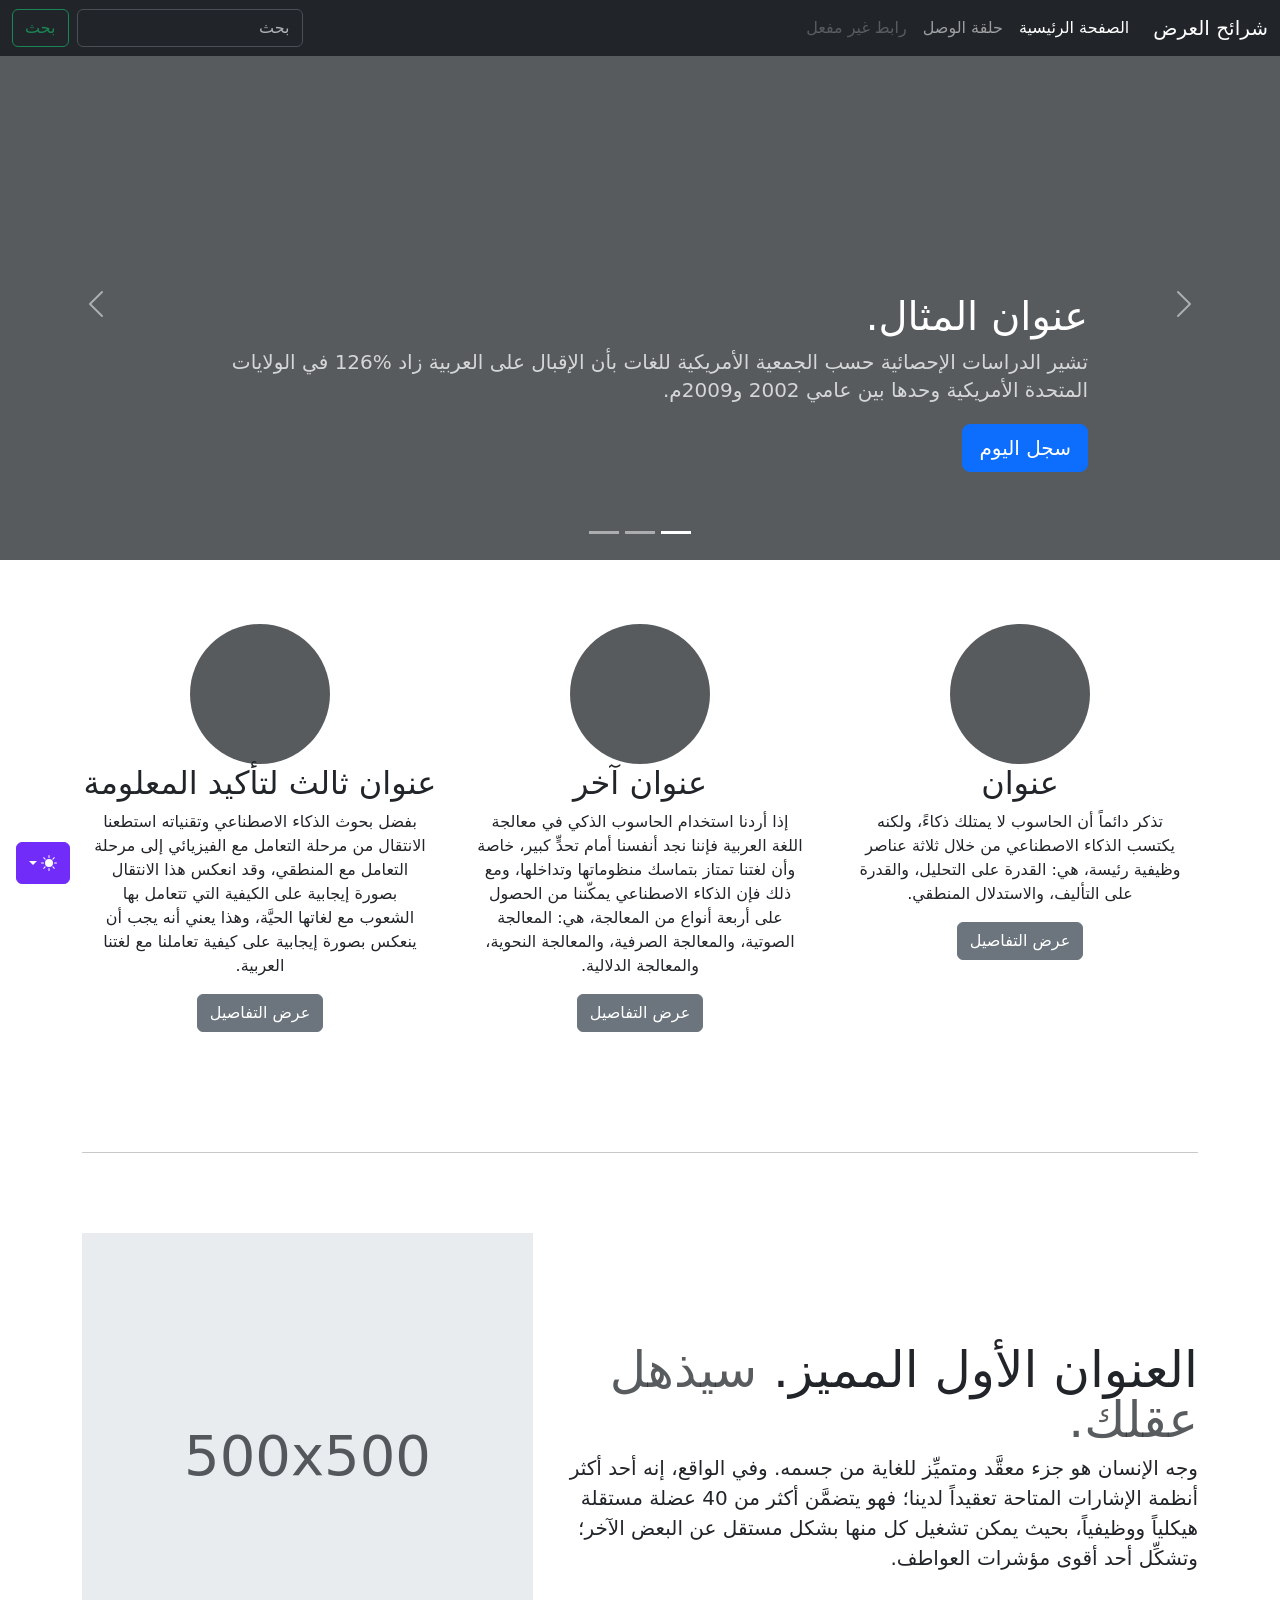
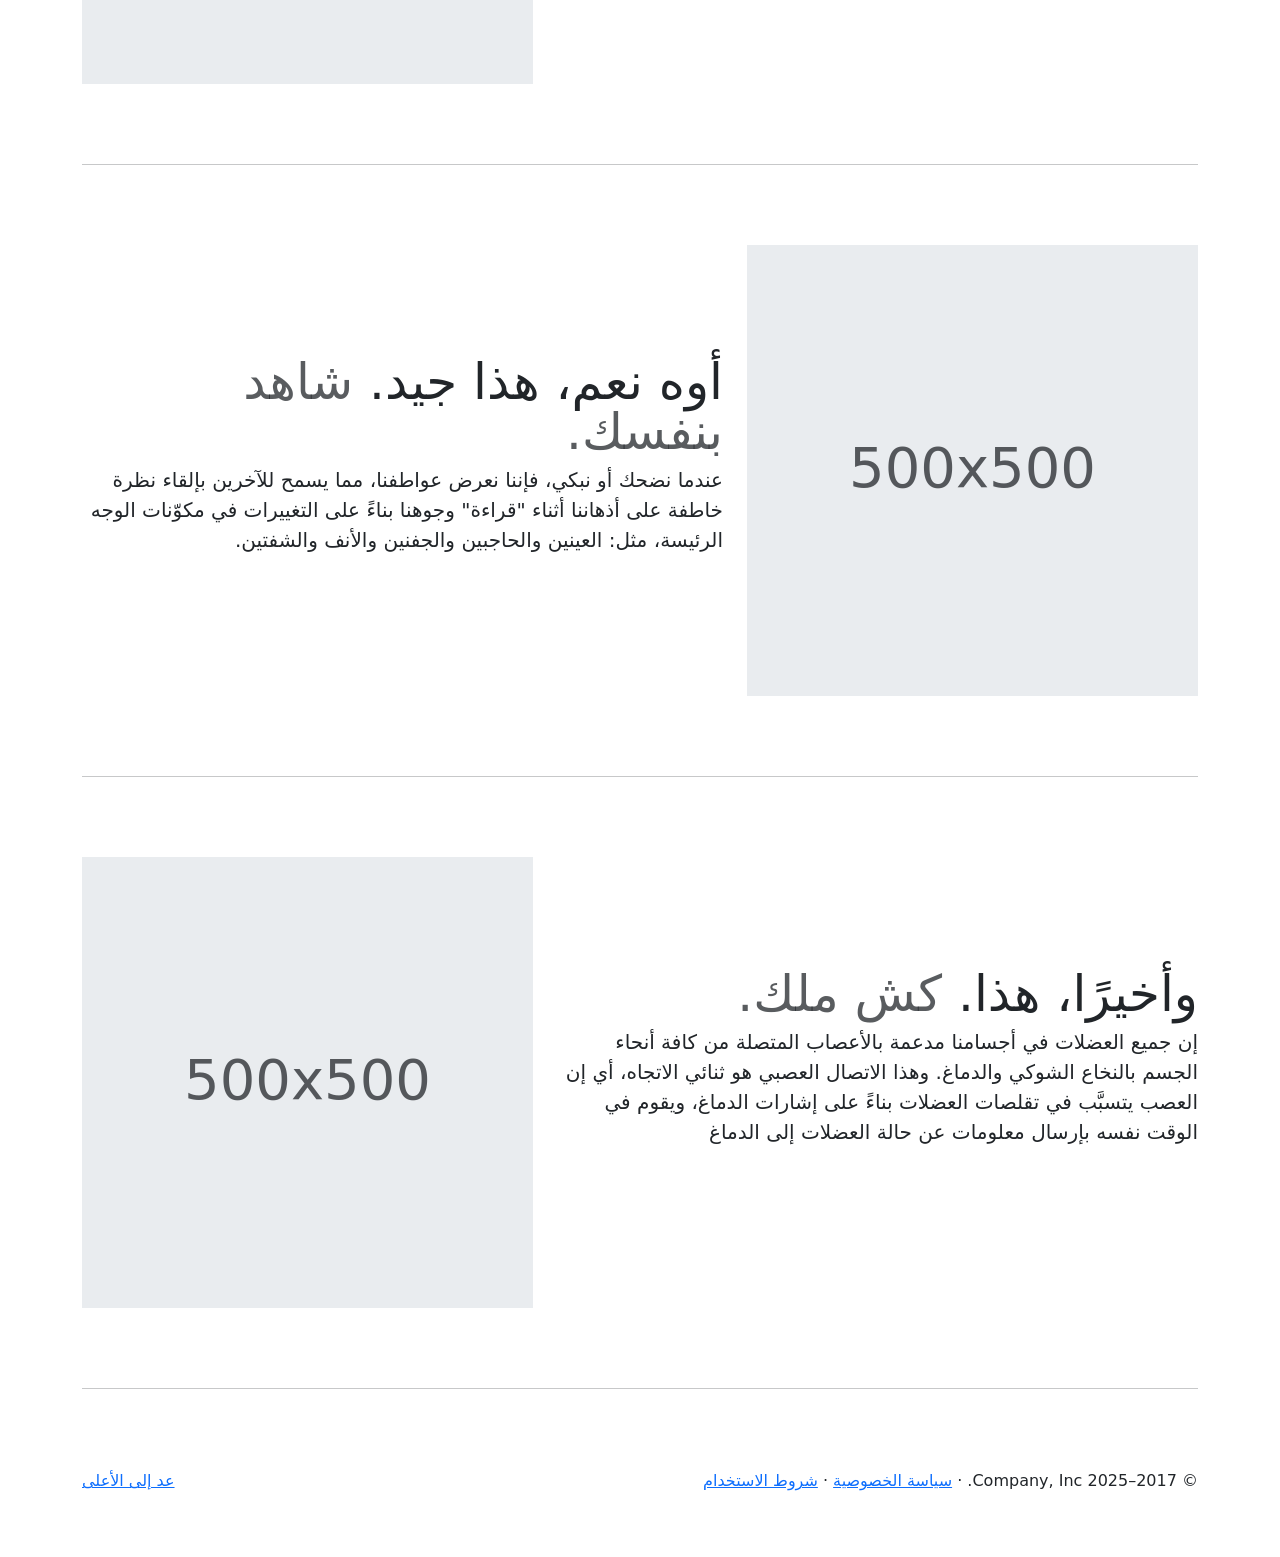
<file: Academy-Cinemas/bootstrap-5.3.8-examples/bootstrap-5.3.8-examples/carousel-rtl/index.html>
<!doctype html>
<html lang="ar" dir="rtl" data-bs-theme="auto">
  <head>
    <meta charset="utf-8" />
    <meta name="viewport" content="width=device-width, initial-scale=1" />
    <meta name="description" content="" />
    <meta
      name="author"
      content="Mark Otto, Jacob Thornton, and Bootstrap contributors"
    />
    <meta name="generator" content="Astro v5.13.2" />
    <title>قالب شرائح العرض · Bootstrap v5.3</title>
    <link
      rel="canonical"
      href="https://getbootstrap.com/docs/5.3/examples/carousel-rtl/"
    />
    <script src="../assets/js/color-modes.js"></script>
    <link href="../assets/dist/css/bootstrap.rtl.min.css" rel="stylesheet" />
    <meta name="theme-color" content="#712cf9" />
    <link href="../carousel/carousel.rtl.css" rel="stylesheet" />
    <style>
      .bd-placeholder-img {
        font-size: 1.125rem;
        text-anchor: middle;
        -webkit-user-select: none;
        -moz-user-select: none;
        user-select: none;
      }
      @media (min-width: 768px) {
        .bd-placeholder-img-lg {
          font-size: 3.5rem;
        }
      }
      .b-example-divider {
        width: 100%;
        height: 3rem;
        background-color: #0000001a;
        border: solid rgba(0, 0, 0, 0.15);
        border-width: 1px 0;
        box-shadow:
          inset 0 0.5em 1.5em #0000001a,
          inset 0 0.125em 0.5em #00000026;
      }
      .b-example-vr {
        flex-shrink: 0;
        width: 1.5rem;
        height: 100vh;
      }
      .bi {
        vertical-align: -0.125em;
        fill: currentColor;
      }
      .nav-scroller {
        position: relative;
        z-index: 2;
        height: 2.75rem;
        overflow-y: hidden;
      }
      .nav-scroller .nav {
        display: flex;
        flex-wrap: nowrap;
        padding-bottom: 1rem;
        margin-top: -1px;
        overflow-x: auto;
        text-align: center;
        white-space: nowrap;
        -webkit-overflow-scrolling: touch;
      }
      .btn-bd-primary {
        --bd-violet-bg: #712cf9;
        --bd-violet-rgb: 112.520718, 44.062154, 249.437846;
        --bs-btn-font-weight: 600;
        --bs-btn-color: var(--bs-white);
        --bs-btn-bg: var(--bd-violet-bg);
        --bs-btn-border-color: var(--bd-violet-bg);
        --bs-btn-hover-color: var(--bs-white);
        --bs-btn-hover-bg: #6528e0;
        --bs-btn-hover-border-color: #6528e0;
        --bs-btn-focus-shadow-rgb: var(--bd-violet-rgb);
        --bs-btn-active-color: var(--bs-btn-hover-color);
        --bs-btn-active-bg: #5a23c8;
        --bs-btn-active-border-color: #5a23c8;
      }
      .bd-mode-toggle {
        z-index: 1500;
      }
      .bd-mode-toggle .bi {
        width: 1em;
        height: 1em;
      }
      .bd-mode-toggle .dropdown-menu .active .bi {
        display: block !important;
      }
    </style>
  </head>
  <body>
    <svg xmlns="http://www.w3.org/2000/svg" class="d-none">
      <symbol id="check2" viewBox="0 0 16 16">
        <path
          d="M13.854 3.646a.5.5 0 0 1 0 .708l-7 7a.5.5 0 0 1-.708 0l-3.5-3.5a.5.5 0 1 1 .708-.708L6.5 10.293l6.646-6.647a.5.5 0 0 1 .708 0z"
        ></path>
      </symbol>
      <symbol id="circle-half" viewBox="0 0 16 16">
        <path
          d="M8 15A7 7 0 1 0 8 1v14zm0 1A8 8 0 1 1 8 0a8 8 0 0 1 0 16z"
        ></path>
      </symbol>
      <symbol id="moon-stars-fill" viewBox="0 0 16 16">
        <path
          d="M6 .278a.768.768 0 0 1 .08.858 7.208 7.208 0 0 0-.878 3.46c0 4.021 3.278 7.277 7.318 7.277.527 0 1.04-.055 1.533-.16a.787.787 0 0 1 .81.316.733.733 0 0 1-.031.893A8.349 8.349 0 0 1 8.344 16C3.734 16 0 12.286 0 7.71 0 4.266 2.114 1.312 5.124.06A.752.752 0 0 1 6 .278z"
        ></path>
        <path
          d="M10.794 3.148a.217.217 0 0 1 .412 0l.387 1.162c.173.518.579.924 1.097 1.097l1.162.387a.217.217 0 0 1 0 .412l-1.162.387a1.734 1.734 0 0 0-1.097 1.097l-.387 1.162a.217.217 0 0 1-.412 0l-.387-1.162A1.734 1.734 0 0 0 9.31 6.593l-1.162-.387a.217.217 0 0 1 0-.412l1.162-.387a1.734 1.734 0 0 0 1.097-1.097l.387-1.162zM13.863.099a.145.145 0 0 1 .274 0l.258.774c.115.346.386.617.732.732l.774.258a.145.145 0 0 1 0 .274l-.774.258a1.156 1.156 0 0 0-.732.732l-.258.774a.145.145 0 0 1-.274 0l-.258-.774a1.156 1.156 0 0 0-.732-.732l-.774-.258a.145.145 0 0 1 0-.274l.774-.258c.346-.115.617-.386.732-.732L13.863.1z"
        ></path>
      </symbol>
      <symbol id="sun-fill" viewBox="0 0 16 16">
        <path
          d="M8 12a4 4 0 1 0 0-8 4 4 0 0 0 0 8zM8 0a.5.5 0 0 1 .5.5v2a.5.5 0 0 1-1 0v-2A.5.5 0 0 1 8 0zm0 13a.5.5 0 0 1 .5.5v2a.5.5 0 0 1-1 0v-2A.5.5 0 0 1 8 13zm8-5a.5.5 0 0 1-.5.5h-2a.5.5 0 0 1 0-1h2a.5.5 0 0 1 .5.5zM3 8a.5.5 0 0 1-.5.5h-2a.5.5 0 0 1 0-1h2A.5.5 0 0 1 3 8zm10.657-5.657a.5.5 0 0 1 0 .707l-1.414 1.415a.5.5 0 1 1-.707-.708l1.414-1.414a.5.5 0 0 1 .707 0zm-9.193 9.193a.5.5 0 0 1 0 .707L3.05 13.657a.5.5 0 0 1-.707-.707l1.414-1.414a.5.5 0 0 1 .707 0zm9.193 2.121a.5.5 0 0 1-.707 0l-1.414-1.414a.5.5 0 0 1 .707-.707l1.414 1.414a.5.5 0 0 1 0 .707zM4.464 4.465a.5.5 0 0 1-.707 0L2.343 3.05a.5.5 0 1 1 .707-.707l1.414 1.414a.5.5 0 0 1 0 .708z"
        ></path>
      </symbol>
    </svg>
    <div
      class="dropdown position-fixed bottom-0 end-0 mb-3 me-3 bd-mode-toggle"
    >
      <button
        class="btn btn-bd-primary py-2 dropdown-toggle d-flex align-items-center"
        id="bd-theme"
        type="button"
        aria-expanded="false"
        data-bs-toggle="dropdown"
        aria-label="Toggle theme (auto)"
      >
        <svg class="bi my-1 theme-icon-active" aria-hidden="true">
          <use href="#circle-half"></use>
        </svg>
        <span class="visually-hidden" id="bd-theme-text">Toggle theme</span>
      </button>
      <ul
        class="dropdown-menu dropdown-menu-end shadow"
        aria-labelledby="bd-theme-text"
      >
        <li>
          <button
            type="button"
            class="dropdown-item d-flex align-items-center"
            data-bs-theme-value="light"
            aria-pressed="false"
          >
            <svg class="bi me-2 opacity-50" aria-hidden="true">
              <use href="#sun-fill"></use>
            </svg>
            Light
            <svg class="bi ms-auto d-none" aria-hidden="true">
              <use href="#check2"></use>
            </svg>
          </button>
        </li>
        <li>
          <button
            type="button"
            class="dropdown-item d-flex align-items-center"
            data-bs-theme-value="dark"
            aria-pressed="false"
          >
            <svg class="bi me-2 opacity-50" aria-hidden="true">
              <use href="#moon-stars-fill"></use>
            </svg>
            Dark
            <svg class="bi ms-auto d-none" aria-hidden="true">
              <use href="#check2"></use>
            </svg>
          </button>
        </li>
        <li>
          <button
            type="button"
            class="dropdown-item d-flex align-items-center active"
            data-bs-theme-value="auto"
            aria-pressed="true"
          >
            <svg class="bi me-2 opacity-50" aria-hidden="true">
              <use href="#circle-half"></use>
            </svg>
            Auto
            <svg class="bi ms-auto d-none" aria-hidden="true">
              <use href="#check2"></use>
            </svg>
          </button>
        </li>
      </ul>
    </div>
    <header data-bs-theme="dark">
      <nav class="navbar navbar-expand-md navbar-dark fixed-top bg-dark">
        <div class="container-fluid">
          <a class="navbar-brand" href="#">شرائح العرض</a>
          <button
            class="navbar-toggler"
            type="button"
            data-bs-toggle="collapse"
            data-bs-target="#navbarCollapse"
            aria-controls="navbarCollapse"
            aria-expanded="false"
            aria-label="تبديل التنقل"
          >
            <span class="navbar-toggler-icon"></span>
          </button>
          <div class="collapse navbar-collapse" id="navbarCollapse">
            <ul class="navbar-nav me-auto mb-2 mb-md-0">
              <li class="nav-item">
                <a class="nav-link active" aria-current="page" href="#"
                  >الصفحة الرئيسية</a
                >
              </li>
              <li class="nav-item">
                <a class="nav-link" href="#">حلقة الوصل</a>
              </li>
              <li class="nav-item">
                <a class="nav-link disabled" aria-disabled="true"
                  >رابط غير مفعل</a
                >
              </li>
            </ul>
            <form class="d-flex" role="search">
              <input
                class="form-control me-2"
                type="search"
                placeholder="بحث"
                aria-label="بحث"
              />
              <button class="btn btn-outline-success" type="submit">بحث</button>
            </form>
          </div>
        </div>
      </nav>
    </header>
    <main>
      <div id="myCarousel" class="carousel slide mb-6" data-bs-ride="carousel">
        <div class="carousel-indicators">
          <button
            type="button"
            data-bs-target="#myCarousel"
            data-bs-slide-to="0"
            class="active"
            aria-current="true"
            aria-label="Slide 1"
          ></button>
          <button
            type="button"
            data-bs-target="#myCarousel"
            data-bs-slide-to="1"
            aria-label="Slide 2"
          ></button>
          <button
            type="button"
            data-bs-target="#myCarousel"
            data-bs-slide-to="2"
            aria-label="Slide 3"
          ></button>
        </div>
        <div class="carousel-inner">
          <div class="carousel-item active">
            <svg
              aria-hidden="true"
              class="bd-placeholder-img"
              height="100%"
              preserveAspectRatio="xMidYMid slice"
              width="100%"
              xmlns="http://www.w3.org/2000/svg"
            >
              <rect
                width="100%"
                height="100%"
                fill="var(--bs-secondary-color)"
              ></rect>
            </svg>
            <div class="container">
              <div class="carousel-caption text-start">
                <h1>عنوان المثال.</h1>
                <p class="opacity-75">
                  تشير الدراسات الإحصائية حسب الجمعية الأمريكية للغات بأن
                  الإقبال على العربية زاد %126 في الولايات المتحدة الأمريكية
                  وحدها بين عامي 2002 و2009م.
                </p>
                <p><a class="btn btn-lg btn-primary" href="#">سجل اليوم</a></p>
              </div>
            </div>
          </div>
          <div class="carousel-item">
            <svg
              aria-hidden="true"
              class="bd-placeholder-img"
              height="100%"
              preserveAspectRatio="xMidYMid slice"
              width="100%"
              xmlns="http://www.w3.org/2000/svg"
            >
              <rect
                width="100%"
                height="100%"
                fill="var(--bs-secondary-color)"
              ></rect>
            </svg>
            <div class="container">
              <div class="carousel-caption">
                <h1>عنوان مثال آخر.</h1>
                <p>
                  حسب المجلس الثقافي البريطاني فإن تعليم الإنجليزية داخل
                  بريطانيا يسهم في تعزيز اقتصادها بما يتجاوز ملياري جنيه سنوياً،
                  كما أنه وفر أكثر من 26 ألف وظيفة.
                </p>
                <p><a class="btn btn-lg btn-primary" href="#">أعرف أكثر</a></p>
              </div>
            </div>
          </div>
          <div class="carousel-item">
            <svg
              aria-hidden="true"
              class="bd-placeholder-img"
              height="100%"
              preserveAspectRatio="xMidYMid slice"
              width="100%"
              xmlns="http://www.w3.org/2000/svg"
            >
              <rect
                width="100%"
                height="100%"
                fill="var(--bs-secondary-color)"
              ></rect>
            </svg>
            <div class="container">
              <div class="carousel-caption text-end">
                <h1>واحد أكثر لقياس جيد.</h1>
                <p>
                  الإحصاءات لحجم الاستثمار اللغوي خارج بريطانيا تتفاوت من سنة
                  لأخرى إلا أن المدير التنفيذي للمجلس الثقافي البريطاني إدي
                  بايرز يرى أن استثمار تعليم الإنجليزية في الخارج لا يحسب على
                  المستوى المالي فحسب بل على المستوى السياسي أيضاً.
                </p>
                <p>
                  <a class="btn btn-lg btn-primary" href="#">تصفح المعرض</a>
                </p>
              </div>
            </div>
          </div>
        </div>
        <button
          class="carousel-control-prev"
          type="button"
          data-bs-target="#myCarousel"
          data-bs-slide="prev"
        >
          <span class="carousel-control-prev-icon" aria-hidden="true"></span>
          <span class="visually-hidden">السابق</span>
        </button>
        <button
          class="carousel-control-next"
          type="button"
          data-bs-target="#myCarousel"
          data-bs-slide="next"
        >
          <span class="carousel-control-next-icon" aria-hidden="true"></span>
          <span class="visually-hidden">التالي</span>
        </button>
      </div>
      <!-- Marketing messaging and featurettes
  ================================================== -->
      <!-- Wrap the rest of the page in another container to center all the content. -->
      <div class="container marketing">
        <!-- Three columns of text below the carousel -->
        <div class="row">
          <div class="col-lg-4">
            <svg
              aria-label="Placeholder"
              class="bd-placeholder-img rounded-circle"
              height="140"
              preserveAspectRatio="xMidYMid slice"
              role="img"
              width="140"
              xmlns="http://www.w3.org/2000/svg"
            >
              <title>Placeholder</title>
              <rect
                width="100%"
                height="100%"
                fill="var(--bs-secondary-color)"
              ></rect>
            </svg>
            <h2 class="fw-normal">عنوان</h2>
            <p>
              تذكر دائماً أن الحاسوب لا يمتلك ذكاءً، ولكنه يكتسب الذكاء
              الاصطناعي من خلال ثلاثة عناصر وظيفية رئيسة، هي: القدرة على
              التحليل، والقدرة على التأليف، والاستدلال المنطقي.
            </p>
            <p><a class="btn btn-secondary" href="#">عرض التفاصيل</a></p>
          </div>
          <!-- /.col-lg-4 -->
          <div class="col-lg-4">
            <svg
              aria-label="Placeholder"
              class="bd-placeholder-img rounded-circle"
              height="140"
              preserveAspectRatio="xMidYMid slice"
              role="img"
              width="140"
              xmlns="http://www.w3.org/2000/svg"
            >
              <title>Placeholder</title>
              <rect
                width="100%"
                height="100%"
                fill="var(--bs-secondary-color)"
              ></rect>
            </svg>
            <h2 class="fw-normal">عنوان آخر</h2>
            <p>
              إذا أردنا استخدام الحاسوب الذكي في معالجة اللغة العربية فإننا نجد
              أنفسنا أمام تحدٍّ كبير، خاصة وأن لغتنا تمتاز بتماسك منظوماتها
              وتداخلها، ومع ذلك فإن الذكاء الاصطناعي يمكّننا من الحصول على أربعة
              أنواع من المعالجة، هي: المعالجة الصوتية، والمعالجة الصرفية،
              والمعالجة النحوية، والمعالجة الدلالية.
            </p>
            <p><a class="btn btn-secondary" href="#">عرض التفاصيل</a></p>
          </div>
          <!-- /.col-lg-4 -->
          <div class="col-lg-4">
            <svg
              aria-label="Placeholder"
              class="bd-placeholder-img rounded-circle"
              height="140"
              preserveAspectRatio="xMidYMid slice"
              role="img"
              width="140"
              xmlns="http://www.w3.org/2000/svg"
            >
              <title>Placeholder</title>
              <rect
                width="100%"
                height="100%"
                fill="var(--bs-secondary-color)"
              ></rect>
            </svg>
            <h2 class="fw-normal">عنوان ثالث لتأكيد المعلومة</h2>
            <p>
              بفضل بحوث الذكاء الاصطناعي وتقنياته استطعنا الانتقال من مرحلة
              التعامل مع الفيزيائي إلى مرحلة التعامل مع المنطقي، وقد انعكس هذا
              الانتقال بصورة إيجابية على الكيفية التي تتعامل بها الشعوب مع
              لغاتها الحيَّة، وهذا يعني أنه يجب أن ينعكس بصورة إيجابية على كيفية
              تعاملنا مع لغتنا العربية.
            </p>
            <p><a class="btn btn-secondary" href="#">عرض التفاصيل</a></p>
          </div>
          <!-- /.col-lg-4 -->
        </div>
        <!-- /.row -->
        <!-- START THE FEATURETTES -->
        <hr class="featurette-divider" />
        <div class="row featurette">
          <div class="col-md-7">
            <h2 class="featurette-heading fw-normal lh-1">
              العنوان الأول المميز.
              <span class="text-body-secondary"> سيذهل عقلك. </span>
            </h2>
            <p class="lead">
              وجه الإنسان هو جزء معقَّد ومتميِّز للغاية من جسمه. وفي الواقع، إنه
              أحد أكثر أنظمة الإشارات المتاحة تعقيداً لدينا؛ فهو يتضمَّن أكثر من
              40 عضلة مستقلة هيكلياً ووظيفياً، بحيث يمكن تشغيل كل منها بشكل
              مستقل عن البعض الآخر؛ وتشكِّل أحد أقوى مؤشرات العواطف.
            </p>
          </div>
          <div class="col-md-5">
            <svg
              aria-label="Placeholder: 500x500"
              class="bd-placeholder-img bd-placeholder-img-lg featurette-image img-fluid mx-auto"
              height="500"
              preserveAspectRatio="xMidYMid slice"
              role="img"
              width="500"
              xmlns="http://www.w3.org/2000/svg"
            >
              <title>Placeholder</title>
              <rect
                width="100%"
                height="100%"
                fill="var(--bs-secondary-bg)"
              ></rect>
              <text x="50%" y="50%" fill="var(--bs-secondary-color)" dy=".3em">
                500x500
              </text>
            </svg>
          </div>
        </div>
        <hr class="featurette-divider" />
        <div class="row featurette">
          <div class="col-md-7 order-md-2">
            <h2 class="featurette-heading fw-normal lh-1">
              أوه نعم، هذا جيد.
              <span class="text-body-secondary"> شاهد بنفسك. </span>
            </h2>
            <p class="lead">
              عندما نضحك أو نبكي، فإننا نعرض عواطفنا، مما يسمح للآخرين بإلقاء
              نظرة خاطفة على أذهاننا أثناء "قراءة" وجوهنا بناءً على التغييرات في
              مكوّنات الوجه الرئيسة، مثل: العينين والحاجبين والجفنين والأنف
              والشفتين.
            </p>
          </div>
          <div class="col-md-5 order-md-1">
            <svg
              aria-label="Placeholder: 500x500"
              class="bd-placeholder-img bd-placeholder-img-lg featurette-image img-fluid mx-auto"
              height="500"
              preserveAspectRatio="xMidYMid slice"
              role="img"
              width="500"
              xmlns="http://www.w3.org/2000/svg"
            >
              <title>Placeholder</title>
              <rect
                width="100%"
                height="100%"
                fill="var(--bs-secondary-bg)"
              ></rect>
              <text x="50%" y="50%" fill="var(--bs-secondary-color)" dy=".3em">
                500x500
              </text>
            </svg>
          </div>
        </div>
        <hr class="featurette-divider" />
        <div class="row featurette">
          <div class="col-md-7">
            <h2 class="featurette-heading fw-normal lh-1">
              وأخيرًا، هذا. <span class="text-body-secondary"> كش ملك. </span>
            </h2>
            <p class="lead">
              إن جميع العضلات في أجسامنا مدعمة بالأعصاب المتصلة من كافة أنحاء
              الجسم بالنخاع الشوكي والدماغ. وهذا الاتصال العصبي هو ثنائي
              الاتجاه، أي إن العصب يتسبَّب في تقلصات العضلات بناءً على إشارات
              الدماغ، ويقوم في الوقت نفسه بإرسال معلومات عن حالة العضلات إلى
              الدماغ
            </p>
          </div>
          <div class="col-md-5">
            <svg
              aria-label="Placeholder: 500x500"
              class="bd-placeholder-img bd-placeholder-img-lg featurette-image img-fluid mx-auto"
              height="500"
              preserveAspectRatio="xMidYMid slice"
              role="img"
              width="500"
              xmlns="http://www.w3.org/2000/svg"
            >
              <title>Placeholder</title>
              <rect
                width="100%"
                height="100%"
                fill="var(--bs-secondary-bg)"
              ></rect>
              <text x="50%" y="50%" fill="var(--bs-secondary-color)" dy=".3em">
                500x500
              </text>
            </svg>
          </div>
        </div>
        <hr class="featurette-divider" />
        <!-- /END THE FEATURETTES -->
      </div>
      <!-- /.container -->
      <!-- FOOTER -->
      <footer class="container">
        <p class="float-end"><a href="#">عد إلى الأعلى</a></p>
        <p>
          &copy; 2017–2025 Company, Inc. &middot;
          <a href="#">سياسة الخصوصية</a> &middot; <a href="#">شروط الاستخدام</a>
        </p>
      </footer>
    </main>
    <script
      src="../assets/dist/js/bootstrap.bundle.min.js"
      class="astro-vvvwv3sm"
    ></script>
  </body>
</html>
</file>
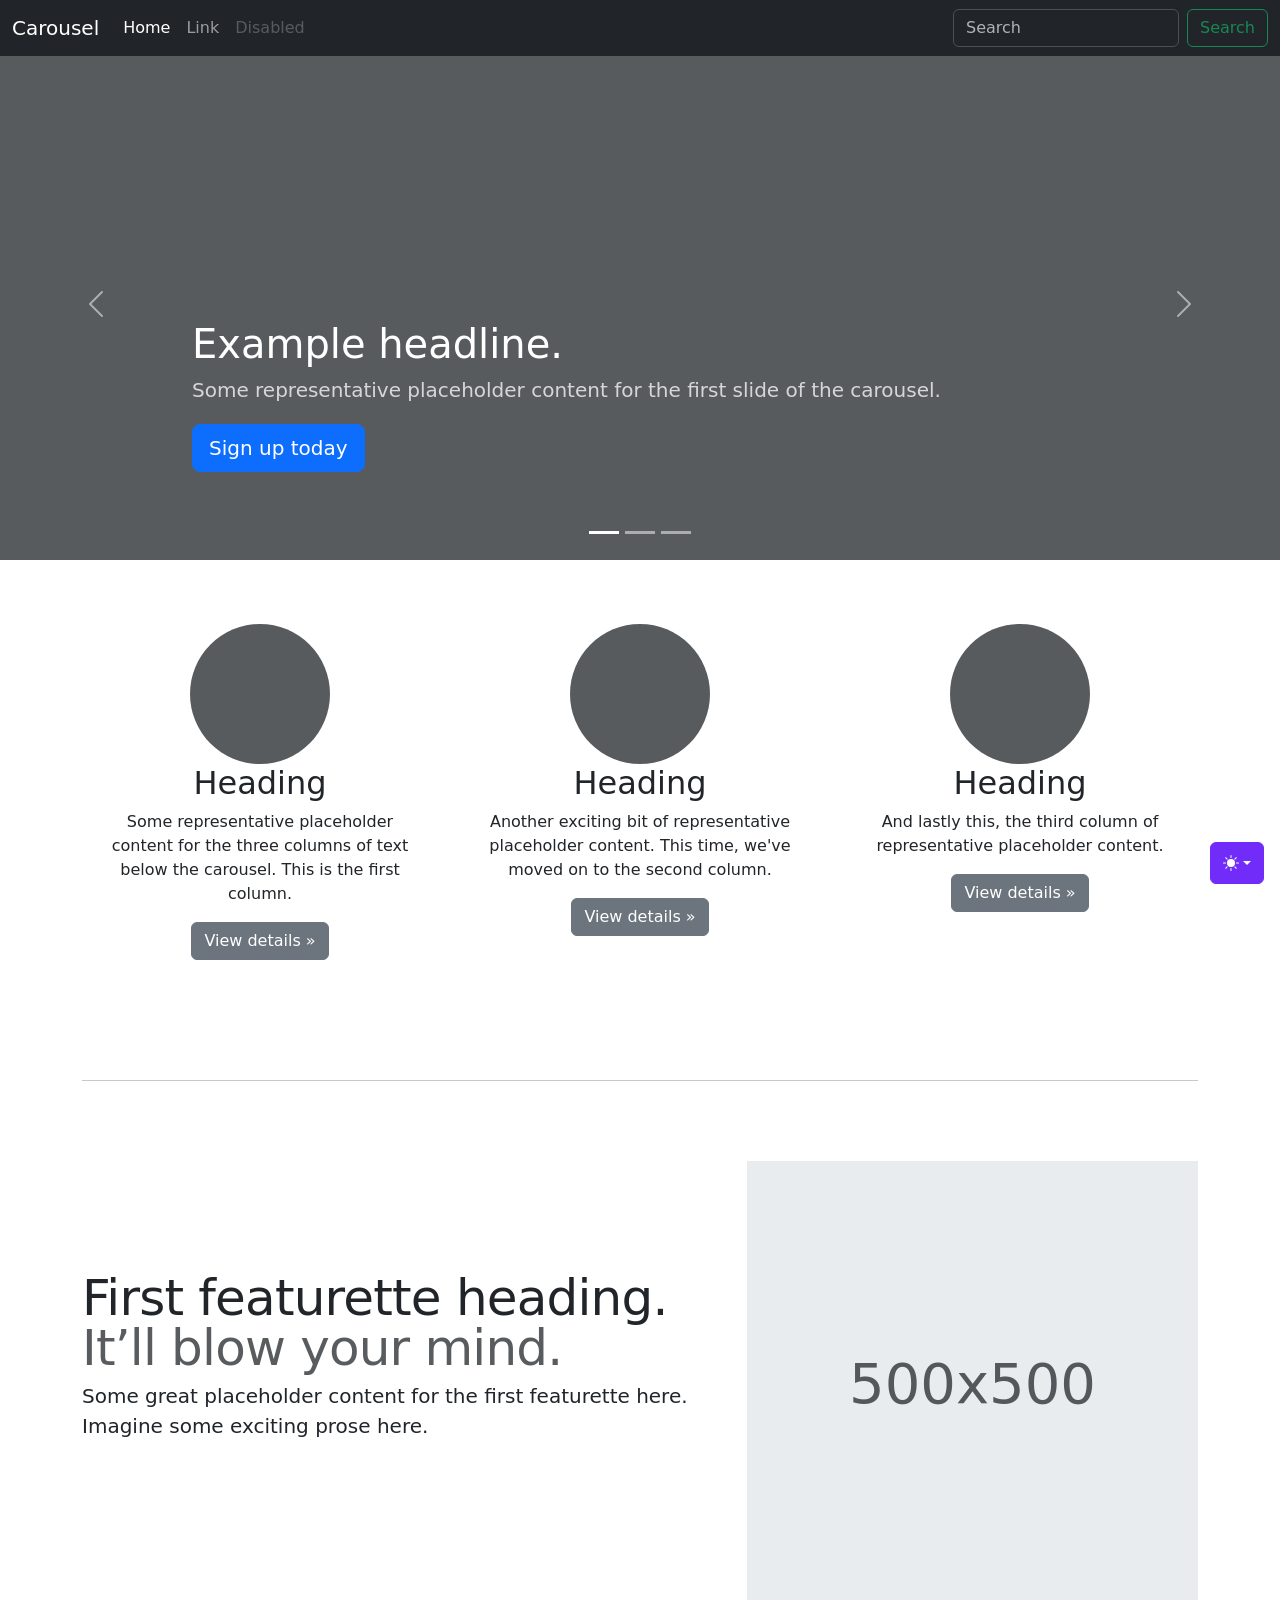
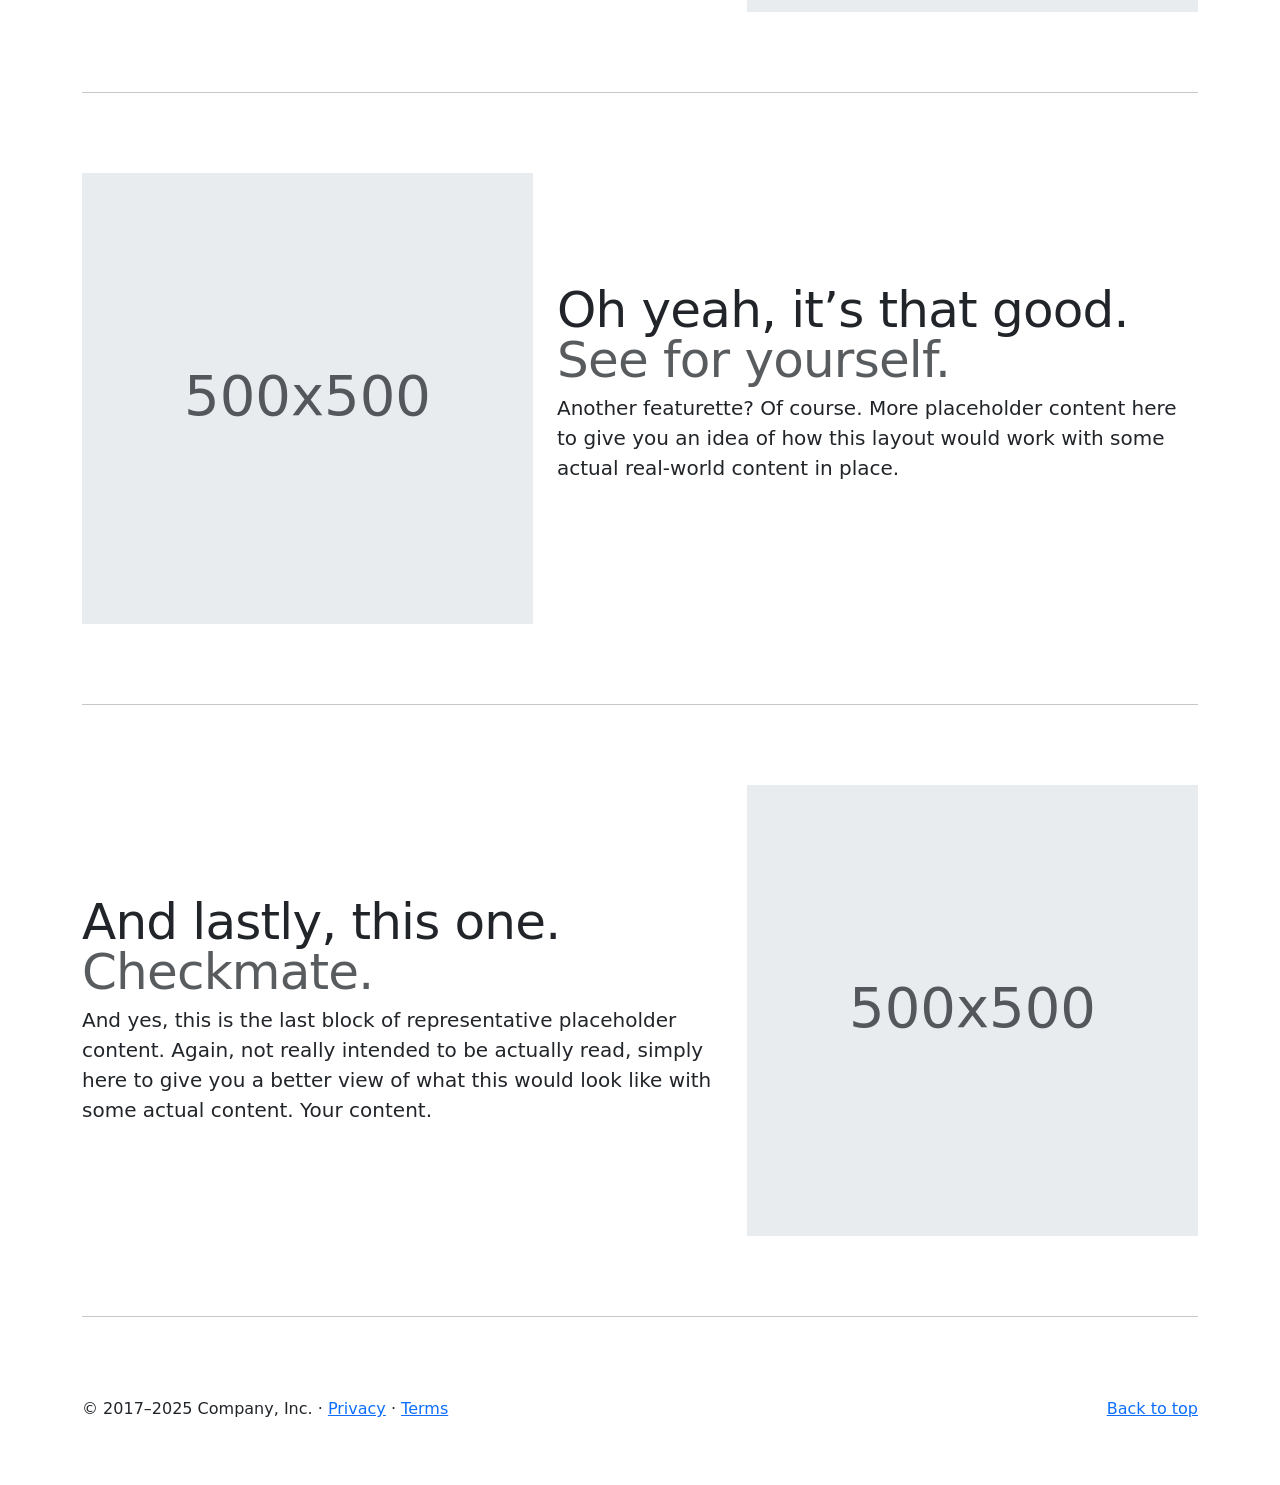
<file: Academy-Cinemas/bootstrap-5.3.8-examples/bootstrap-5.3.8-examples/carousel/index.html>
<!doctype html>
<html lang="en" data-bs-theme="auto">
  <head>
    <meta charset="utf-8" />
    <meta name="viewport" content="width=device-width, initial-scale=1" />
    <meta name="description" content="" />
    <meta
      name="author"
      content="Mark Otto, Jacob Thornton, and Bootstrap contributors"
    />
    <meta name="generator" content="Astro v5.13.2" />
    <title>Carousel Template · Bootstrap v5.3</title>
    <link
      rel="canonical"
      href="https://getbootstrap.com/docs/5.3/examples/carousel/"
    />
    <script src="../assets/js/color-modes.js"></script>
    <link href="../assets/dist/css/bootstrap.min.css" rel="stylesheet" />
    <meta name="theme-color" content="#712cf9" />
    <link href="carousel.css" rel="stylesheet" />
    <style>
      .bd-placeholder-img {
        font-size: 1.125rem;
        text-anchor: middle;
        -webkit-user-select: none;
        -moz-user-select: none;
        user-select: none;
      }
      @media (min-width: 768px) {
        .bd-placeholder-img-lg {
          font-size: 3.5rem;
        }
      }
      .b-example-divider {
        width: 100%;
        height: 3rem;
        background-color: #0000001a;
        border: solid rgba(0, 0, 0, 0.15);
        border-width: 1px 0;
        box-shadow:
          inset 0 0.5em 1.5em #0000001a,
          inset 0 0.125em 0.5em #00000026;
      }
      .b-example-vr {
        flex-shrink: 0;
        width: 1.5rem;
        height: 100vh;
      }
      .bi {
        vertical-align: -0.125em;
        fill: currentColor;
      }
      .nav-scroller {
        position: relative;
        z-index: 2;
        height: 2.75rem;
        overflow-y: hidden;
      }
      .nav-scroller .nav {
        display: flex;
        flex-wrap: nowrap;
        padding-bottom: 1rem;
        margin-top: -1px;
        overflow-x: auto;
        text-align: center;
        white-space: nowrap;
        -webkit-overflow-scrolling: touch;
      }
      .btn-bd-primary {
        --bd-violet-bg: #712cf9;
        --bd-violet-rgb: 112.520718, 44.062154, 249.437846;
        --bs-btn-font-weight: 600;
        --bs-btn-color: var(--bs-white);
        --bs-btn-bg: var(--bd-violet-bg);
        --bs-btn-border-color: var(--bd-violet-bg);
        --bs-btn-hover-color: var(--bs-white);
        --bs-btn-hover-bg: #6528e0;
        --bs-btn-hover-border-color: #6528e0;
        --bs-btn-focus-shadow-rgb: var(--bd-violet-rgb);
        --bs-btn-active-color: var(--bs-btn-hover-color);
        --bs-btn-active-bg: #5a23c8;
        --bs-btn-active-border-color: #5a23c8;
      }
      .bd-mode-toggle {
        z-index: 1500;
      }
      .bd-mode-toggle .bi {
        width: 1em;
        height: 1em;
      }
      .bd-mode-toggle .dropdown-menu .active .bi {
        display: block !important;
      }
    </style>
  </head>
  <body>
    <svg xmlns="http://www.w3.org/2000/svg" class="d-none">
      <symbol id="check2" viewBox="0 0 16 16">
        <path
          d="M13.854 3.646a.5.5 0 0 1 0 .708l-7 7a.5.5 0 0 1-.708 0l-3.5-3.5a.5.5 0 1 1 .708-.708L6.5 10.293l6.646-6.647a.5.5 0 0 1 .708 0z"
        ></path>
      </symbol>
      <symbol id="circle-half" viewBox="0 0 16 16">
        <path
          d="M8 15A7 7 0 1 0 8 1v14zm0 1A8 8 0 1 1 8 0a8 8 0 0 1 0 16z"
        ></path>
      </symbol>
      <symbol id="moon-stars-fill" viewBox="0 0 16 16">
        <path
          d="M6 .278a.768.768 0 0 1 .08.858 7.208 7.208 0 0 0-.878 3.46c0 4.021 3.278 7.277 7.318 7.277.527 0 1.04-.055 1.533-.16a.787.787 0 0 1 .81.316.733.733 0 0 1-.031.893A8.349 8.349 0 0 1 8.344 16C3.734 16 0 12.286 0 7.71 0 4.266 2.114 1.312 5.124.06A.752.752 0 0 1 6 .278z"
        ></path>
        <path
          d="M10.794 3.148a.217.217 0 0 1 .412 0l.387 1.162c.173.518.579.924 1.097 1.097l1.162.387a.217.217 0 0 1 0 .412l-1.162.387a1.734 1.734 0 0 0-1.097 1.097l-.387 1.162a.217.217 0 0 1-.412 0l-.387-1.162A1.734 1.734 0 0 0 9.31 6.593l-1.162-.387a.217.217 0 0 1 0-.412l1.162-.387a1.734 1.734 0 0 0 1.097-1.097l.387-1.162zM13.863.099a.145.145 0 0 1 .274 0l.258.774c.115.346.386.617.732.732l.774.258a.145.145 0 0 1 0 .274l-.774.258a1.156 1.156 0 0 0-.732.732l-.258.774a.145.145 0 0 1-.274 0l-.258-.774a1.156 1.156 0 0 0-.732-.732l-.774-.258a.145.145 0 0 1 0-.274l.774-.258c.346-.115.617-.386.732-.732L13.863.1z"
        ></path>
      </symbol>
      <symbol id="sun-fill" viewBox="0 0 16 16">
        <path
          d="M8 12a4 4 0 1 0 0-8 4 4 0 0 0 0 8zM8 0a.5.5 0 0 1 .5.5v2a.5.5 0 0 1-1 0v-2A.5.5 0 0 1 8 0zm0 13a.5.5 0 0 1 .5.5v2a.5.5 0 0 1-1 0v-2A.5.5 0 0 1 8 13zm8-5a.5.5 0 0 1-.5.5h-2a.5.5 0 0 1 0-1h2a.5.5 0 0 1 .5.5zM3 8a.5.5 0 0 1-.5.5h-2a.5.5 0 0 1 0-1h2A.5.5 0 0 1 3 8zm10.657-5.657a.5.5 0 0 1 0 .707l-1.414 1.415a.5.5 0 1 1-.707-.708l1.414-1.414a.5.5 0 0 1 .707 0zm-9.193 9.193a.5.5 0 0 1 0 .707L3.05 13.657a.5.5 0 0 1-.707-.707l1.414-1.414a.5.5 0 0 1 .707 0zm9.193 2.121a.5.5 0 0 1-.707 0l-1.414-1.414a.5.5 0 0 1 .707-.707l1.414 1.414a.5.5 0 0 1 0 .707zM4.464 4.465a.5.5 0 0 1-.707 0L2.343 3.05a.5.5 0 1 1 .707-.707l1.414 1.414a.5.5 0 0 1 0 .708z"
        ></path>
      </symbol>
    </svg>
    <div
      class="dropdown position-fixed bottom-0 end-0 mb-3 me-3 bd-mode-toggle"
    >
      <button
        class="btn btn-bd-primary py-2 dropdown-toggle d-flex align-items-center"
        id="bd-theme"
        type="button"
        aria-expanded="false"
        data-bs-toggle="dropdown"
        aria-label="Toggle theme (auto)"
      >
        <svg class="bi my-1 theme-icon-active" aria-hidden="true">
          <use href="#circle-half"></use>
        </svg>
        <span class="visually-hidden" id="bd-theme-text">Toggle theme</span>
      </button>
      <ul
        class="dropdown-menu dropdown-menu-end shadow"
        aria-labelledby="bd-theme-text"
      >
        <li>
          <button
            type="button"
            class="dropdown-item d-flex align-items-center"
            data-bs-theme-value="light"
            aria-pressed="false"
          >
            <svg class="bi me-2 opacity-50" aria-hidden="true">
              <use href="#sun-fill"></use>
            </svg>
            Light
            <svg class="bi ms-auto d-none" aria-hidden="true">
              <use href="#check2"></use>
            </svg>
          </button>
        </li>
        <li>
          <button
            type="button"
            class="dropdown-item d-flex align-items-center"
            data-bs-theme-value="dark"
            aria-pressed="false"
          >
            <svg class="bi me-2 opacity-50" aria-hidden="true">
              <use href="#moon-stars-fill"></use>
            </svg>
            Dark
            <svg class="bi ms-auto d-none" aria-hidden="true">
              <use href="#check2"></use>
            </svg>
          </button>
        </li>
        <li>
          <button
            type="button"
            class="dropdown-item d-flex align-items-center active"
            data-bs-theme-value="auto"
            aria-pressed="true"
          >
            <svg class="bi me-2 opacity-50" aria-hidden="true">
              <use href="#circle-half"></use>
            </svg>
            Auto
            <svg class="bi ms-auto d-none" aria-hidden="true">
              <use href="#check2"></use>
            </svg>
          </button>
        </li>
      </ul>
    </div>
    <header data-bs-theme="dark">
      <nav class="navbar navbar-expand-md navbar-dark fixed-top bg-dark">
        <div class="container-fluid">
          <a class="navbar-brand" href="#">Carousel</a>
          <button
            class="navbar-toggler"
            type="button"
            data-bs-toggle="collapse"
            data-bs-target="#navbarCollapse"
            aria-controls="navbarCollapse"
            aria-expanded="false"
            aria-label="Toggle navigation"
          >
            <span class="navbar-toggler-icon"></span>
          </button>
          <div class="collapse navbar-collapse" id="navbarCollapse">
            <ul class="navbar-nav me-auto mb-2 mb-md-0">
              <li class="nav-item">
                <a class="nav-link active" aria-current="page" href="#">Home</a>
              </li>
              <li class="nav-item"><a class="nav-link" href="#">Link</a></li>
              <li class="nav-item">
                <a class="nav-link disabled" aria-disabled="true">Disabled</a>
              </li>
            </ul>
            <form class="d-flex" role="search">
              <input
                class="form-control me-2"
                type="search"
                placeholder="Search"
                aria-label="Search"
              />
              <button class="btn btn-outline-success" type="submit">
                Search
              </button>
            </form>
          </div>
        </div>
      </nav>
    </header>
    <main>
      <div id="myCarousel" class="carousel slide mb-6" data-bs-ride="carousel">
        <div class="carousel-indicators">
          <button
            type="button"
            data-bs-target="#myCarousel"
            data-bs-slide-to="0"
            class="active"
            aria-current="true"
            aria-label="Slide 1"
          ></button>
          <button
            type="button"
            data-bs-target="#myCarousel"
            data-bs-slide-to="1"
            aria-label="Slide 2"
          ></button>
          <button
            type="button"
            data-bs-target="#myCarousel"
            data-bs-slide-to="2"
            aria-label="Slide 3"
          ></button>
        </div>
        <div class="carousel-inner">
          <div class="carousel-item active">
            <svg
              aria-hidden="true"
              class="bd-placeholder-img"
              height="100%"
              preserveAspectRatio="xMidYMid slice"
              width="100%"
              xmlns="http://www.w3.org/2000/svg"
            >
              <rect
                width="100%"
                height="100%"
                fill="var(--bs-secondary-color)"
              ></rect>
            </svg>
            <div class="container">
              <div class="carousel-caption text-start">
                <h1>Example headline.</h1>
                <p class="opacity-75">
                  Some representative placeholder content for the first slide of
                  the carousel.
                </p>
                <p>
                  <a class="btn btn-lg btn-primary" href="#">Sign up today</a>
                </p>
              </div>
            </div>
          </div>
          <div class="carousel-item">
            <svg
              aria-hidden="true"
              class="bd-placeholder-img"
              height="100%"
              preserveAspectRatio="xMidYMid slice"
              width="100%"
              xmlns="http://www.w3.org/2000/svg"
            >
              <rect
                width="100%"
                height="100%"
                fill="var(--bs-secondary-color)"
              ></rect>
            </svg>
            <div class="container">
              <div class="carousel-caption">
                <h1>Another example headline.</h1>
                <p>
                  Some representative placeholder content for the second slide
                  of the carousel.
                </p>
                <p><a class="btn btn-lg btn-primary" href="#">Learn more</a></p>
              </div>
            </div>
          </div>
          <div class="carousel-item">
            <svg
              aria-hidden="true"
              class="bd-placeholder-img"
              height="100%"
              preserveAspectRatio="xMidYMid slice"
              width="100%"
              xmlns="http://www.w3.org/2000/svg"
            >
              <rect
                width="100%"
                height="100%"
                fill="var(--bs-secondary-color)"
              ></rect>
            </svg>
            <div class="container">
              <div class="carousel-caption text-end">
                <h1>One more for good measure.</h1>
                <p>
                  Some representative placeholder content for the third slide of
                  this carousel.
                </p>
                <p>
                  <a class="btn btn-lg btn-primary" href="#">Browse gallery</a>
                </p>
              </div>
            </div>
          </div>
        </div>
        <button
          class="carousel-control-prev"
          type="button"
          data-bs-target="#myCarousel"
          data-bs-slide="prev"
        >
          <span class="carousel-control-prev-icon" aria-hidden="true"></span>
          <span class="visually-hidden">Previous</span>
        </button>
        <button
          class="carousel-control-next"
          type="button"
          data-bs-target="#myCarousel"
          data-bs-slide="next"
        >
          <span class="carousel-control-next-icon" aria-hidden="true"></span>
          <span class="visually-hidden">Next</span>
        </button>
      </div>
      <!-- Marketing messaging and featurettes
  ================================================== -->
      <!-- Wrap the rest of the page in another container to center all the content. -->
      <div class="container marketing">
        <!-- Three columns of text below the carousel -->
        <div class="row">
          <div class="col-lg-4">
            <svg
              aria-label="Placeholder"
              class="bd-placeholder-img rounded-circle"
              height="140"
              preserveAspectRatio="xMidYMid slice"
              role="img"
              width="140"
              xmlns="http://www.w3.org/2000/svg"
            >
              <title>Placeholder</title>
              <rect
                width="100%"
                height="100%"
                fill="var(--bs-secondary-color)"
              ></rect>
            </svg>
            <h2 class="fw-normal">Heading</h2>
            <p>
              Some representative placeholder content for the three columns of
              text below the carousel. This is the first column.
            </p>
            <p>
              <a class="btn btn-secondary" href="#">View details &raquo;</a>
            </p>
          </div>
          <!-- /.col-lg-4 -->
          <div class="col-lg-4">
            <svg
              aria-label="Placeholder"
              class="bd-placeholder-img rounded-circle"
              height="140"
              preserveAspectRatio="xMidYMid slice"
              role="img"
              width="140"
              xmlns="http://www.w3.org/2000/svg"
            >
              <title>Placeholder</title>
              <rect
                width="100%"
                height="100%"
                fill="var(--bs-secondary-color)"
              ></rect>
            </svg>
            <h2 class="fw-normal">Heading</h2>
            <p>
              Another exciting bit of representative placeholder content. This
              time, we've moved on to the second column.
            </p>
            <p>
              <a class="btn btn-secondary" href="#">View details &raquo;</a>
            </p>
          </div>
          <!-- /.col-lg-4 -->
          <div class="col-lg-4">
            <svg
              aria-label="Placeholder"
              class="bd-placeholder-img rounded-circle"
              height="140"
              preserveAspectRatio="xMidYMid slice"
              role="img"
              width="140"
              xmlns="http://www.w3.org/2000/svg"
            >
              <title>Placeholder</title>
              <rect
                width="100%"
                height="100%"
                fill="var(--bs-secondary-color)"
              ></rect>
            </svg>
            <h2 class="fw-normal">Heading</h2>
            <p>
              And lastly this, the third column of representative placeholder
              content.
            </p>
            <p>
              <a class="btn btn-secondary" href="#">View details &raquo;</a>
            </p>
          </div>
          <!-- /.col-lg-4 -->
        </div>
        <!-- /.row -->
        <!-- START THE FEATURETTES -->
        <hr class="featurette-divider" />
        <div class="row featurette">
          <div class="col-md-7">
            <h2 class="featurette-heading fw-normal lh-1">
              First featurette heading.
              <span class="text-body-secondary">It’ll blow your mind.</span>
            </h2>
            <p class="lead">
              Some great placeholder content for the first featurette here.
              Imagine some exciting prose here.
            </p>
          </div>
          <div class="col-md-5">
            <svg
              aria-label="Placeholder: 500x500"
              class="bd-placeholder-img bd-placeholder-img-lg featurette-image img-fluid mx-auto"
              height="500"
              preserveAspectRatio="xMidYMid slice"
              role="img"
              width="500"
              xmlns="http://www.w3.org/2000/svg"
            >
              <title>Placeholder</title>
              <rect
                width="100%"
                height="100%"
                fill="var(--bs-secondary-bg)"
              ></rect>
              <text x="50%" y="50%" fill="var(--bs-secondary-color)" dy=".3em">
                500x500
              </text>
            </svg>
          </div>
        </div>
        <hr class="featurette-divider" />
        <div class="row featurette">
          <div class="col-md-7 order-md-2">
            <h2 class="featurette-heading fw-normal lh-1">
              Oh yeah, it’s that good.
              <span class="text-body-secondary">See for yourself.</span>
            </h2>
            <p class="lead">
              Another featurette? Of course. More placeholder content here to
              give you an idea of how this layout would work with some actual
              real-world content in place.
            </p>
          </div>
          <div class="col-md-5 order-md-1">
            <svg
              aria-label="Placeholder: 500x500"
              class="bd-placeholder-img bd-placeholder-img-lg featurette-image img-fluid mx-auto"
              height="500"
              preserveAspectRatio="xMidYMid slice"
              role="img"
              width="500"
              xmlns="http://www.w3.org/2000/svg"
            >
              <title>Placeholder</title>
              <rect
                width="100%"
                height="100%"
                fill="var(--bs-secondary-bg)"
              ></rect>
              <text x="50%" y="50%" fill="var(--bs-secondary-color)" dy=".3em">
                500x500
              </text>
            </svg>
          </div>
        </div>
        <hr class="featurette-divider" />
        <div class="row featurette">
          <div class="col-md-7">
            <h2 class="featurette-heading fw-normal lh-1">
              And lastly, this one.
              <span class="text-body-secondary">Checkmate.</span>
            </h2>
            <p class="lead">
              And yes, this is the last block of representative placeholder
              content. Again, not really intended to be actually read, simply
              here to give you a better view of what this would look like with
              some actual content. Your content.
            </p>
          </div>
          <div class="col-md-5">
            <svg
              aria-label="Placeholder: 500x500"
              class="bd-placeholder-img bd-placeholder-img-lg featurette-image img-fluid mx-auto"
              height="500"
              preserveAspectRatio="xMidYMid slice"
              role="img"
              width="500"
              xmlns="http://www.w3.org/2000/svg"
            >
              <title>Placeholder</title>
              <rect
                width="100%"
                height="100%"
                fill="var(--bs-secondary-bg)"
              ></rect>
              <text x="50%" y="50%" fill="var(--bs-secondary-color)" dy=".3em">
                500x500
              </text>
            </svg>
          </div>
        </div>
        <hr class="featurette-divider" />
        <!-- /END THE FEATURETTES -->
      </div>
      <!-- /.container -->
      <!-- FOOTER -->
      <footer class="container">
        <p class="float-end"><a href="#">Back to top</a></p>
        <p>
          &copy; 2017–2025 Company, Inc. &middot;
          <a href="#">Privacy</a> &middot; <a href="#">Terms</a>
        </p>
      </footer>
    </main>
    <script
      src="../assets/dist/js/bootstrap.bundle.min.js"
      class="astro-vvvwv3sm"
    ></script>
  </body>
</html>
</file>
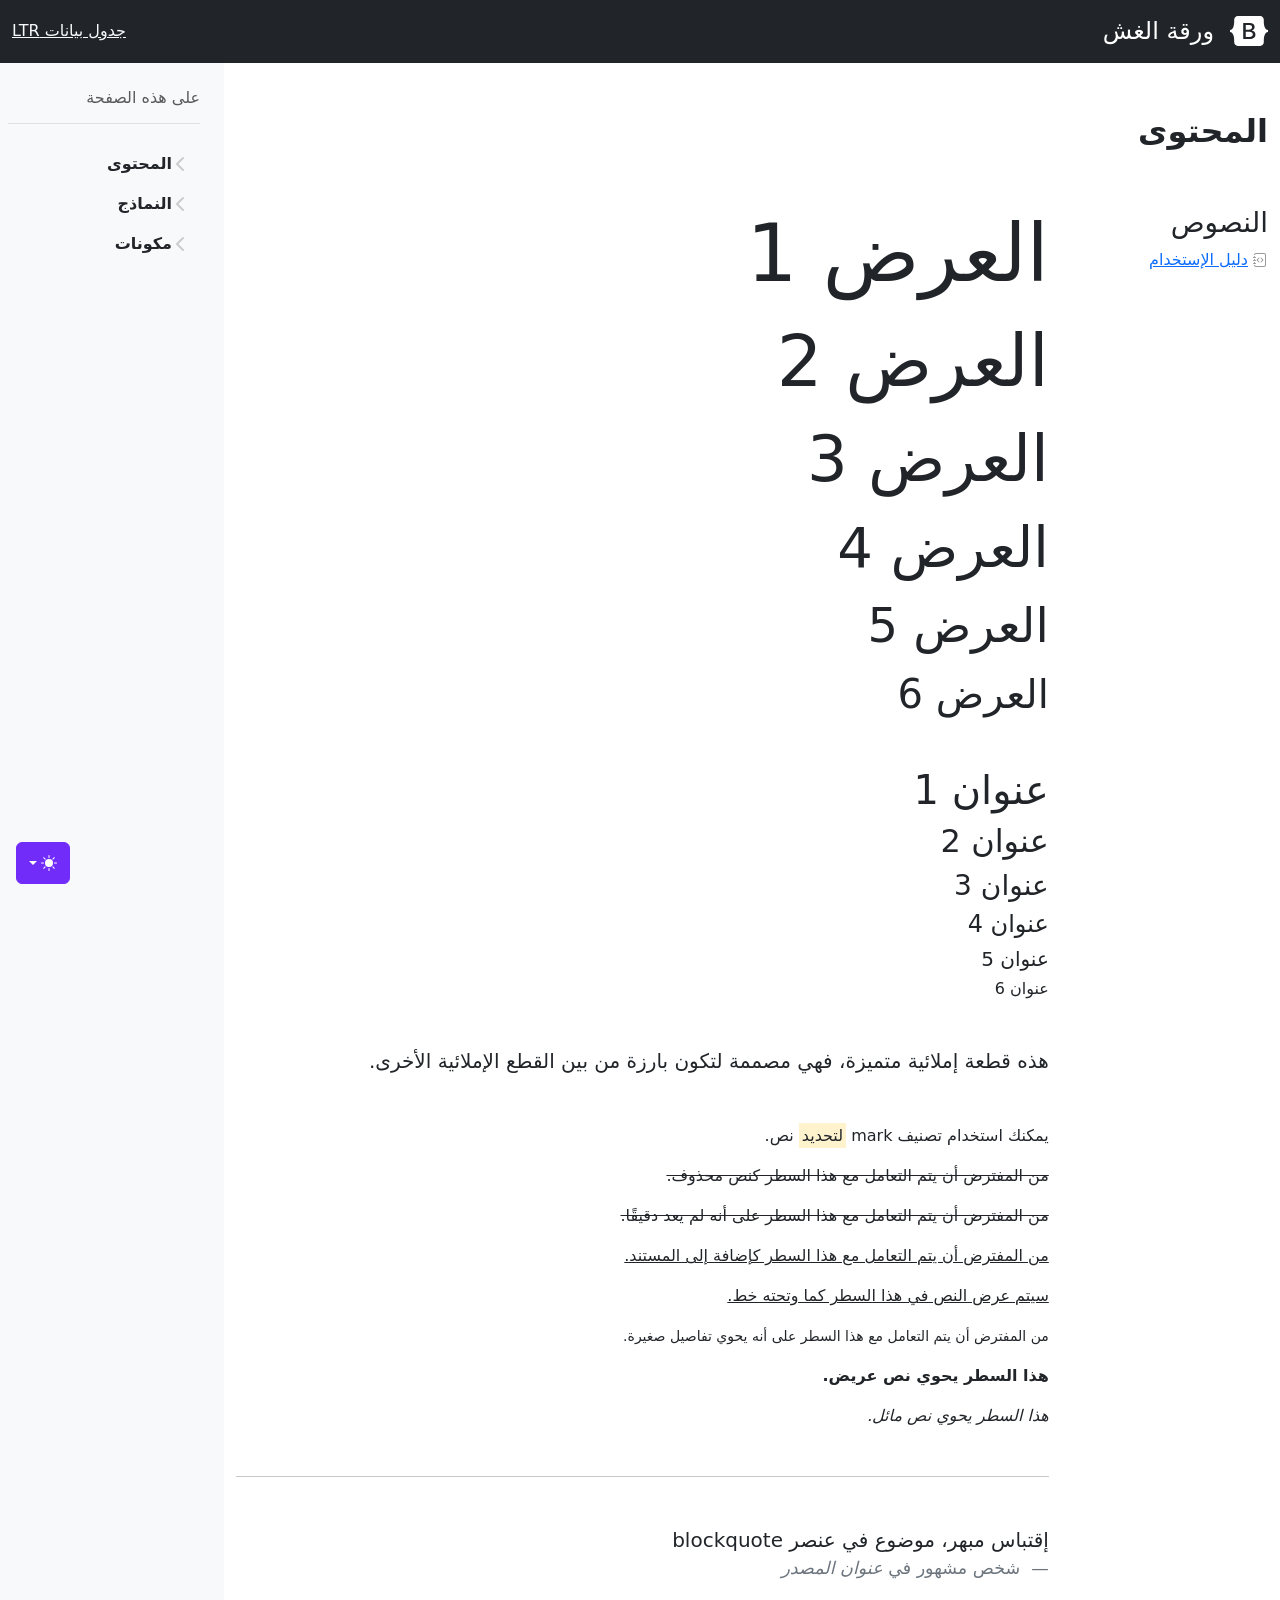
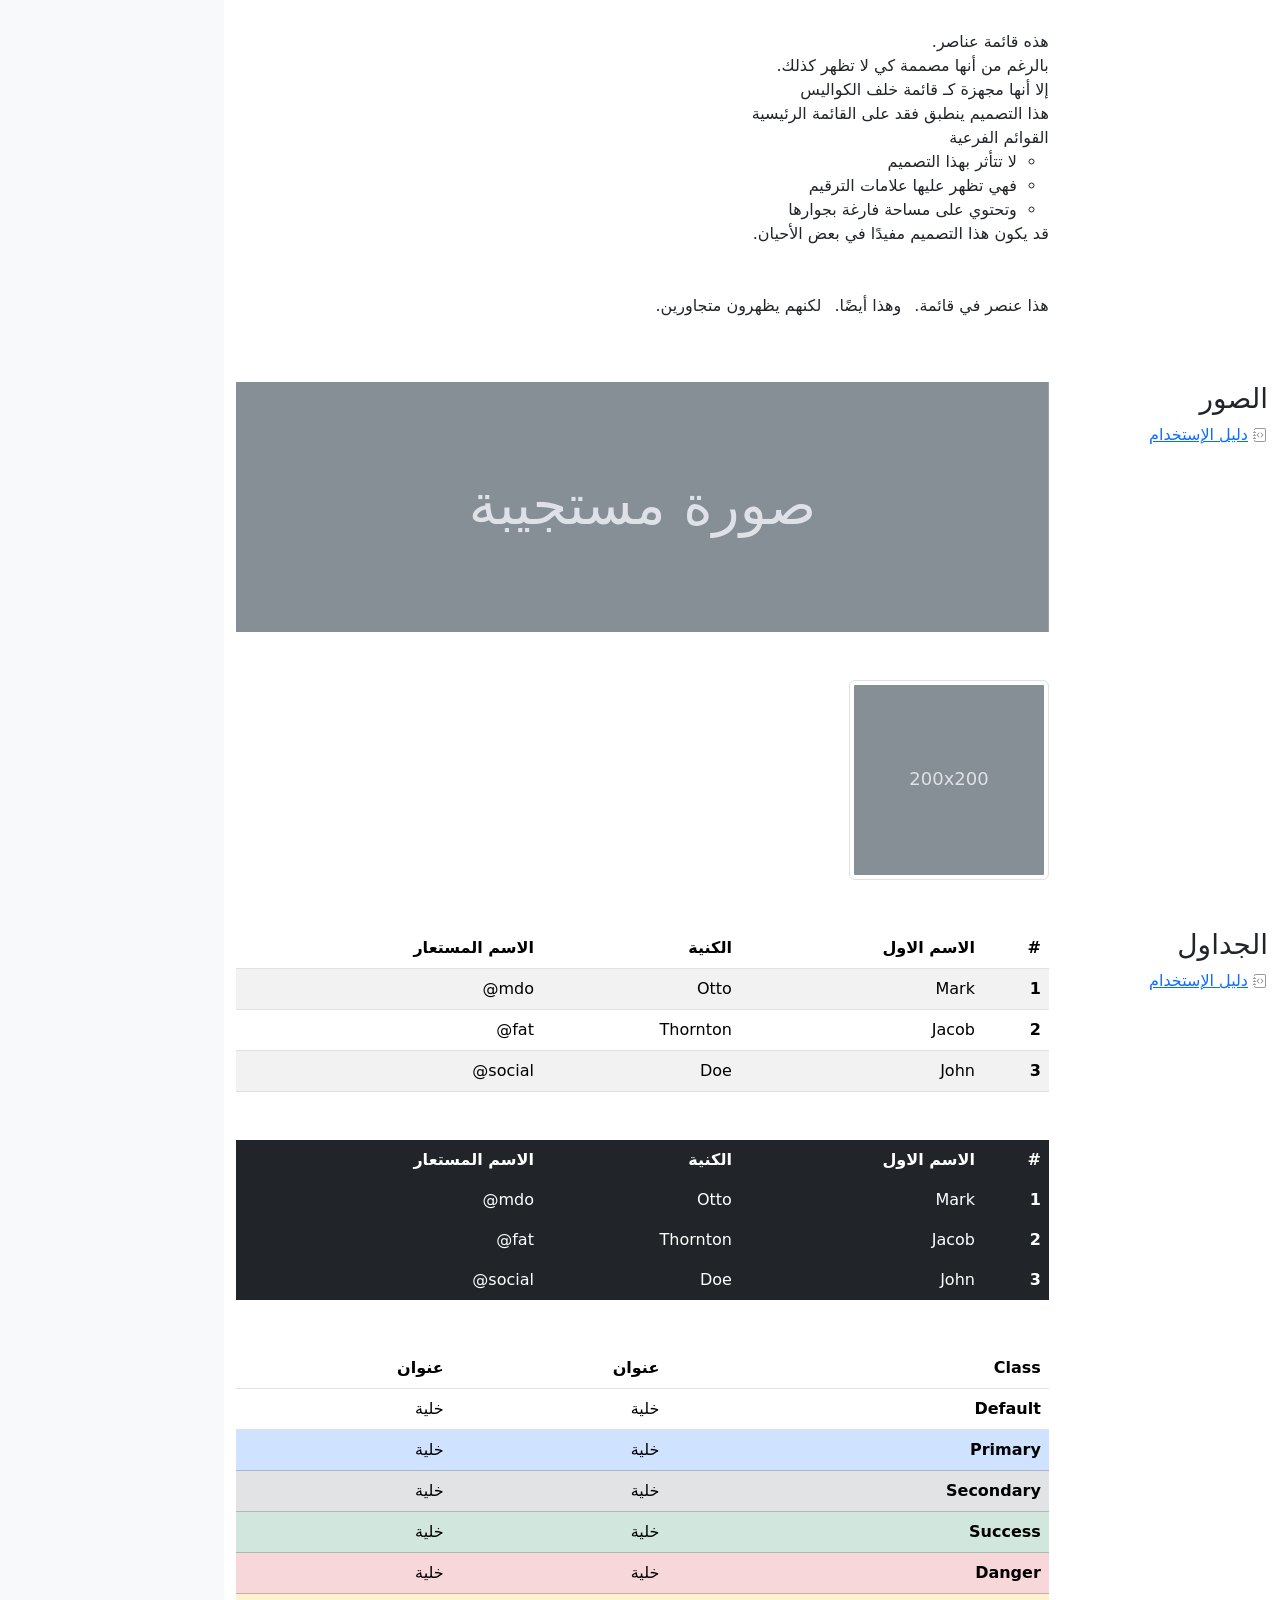
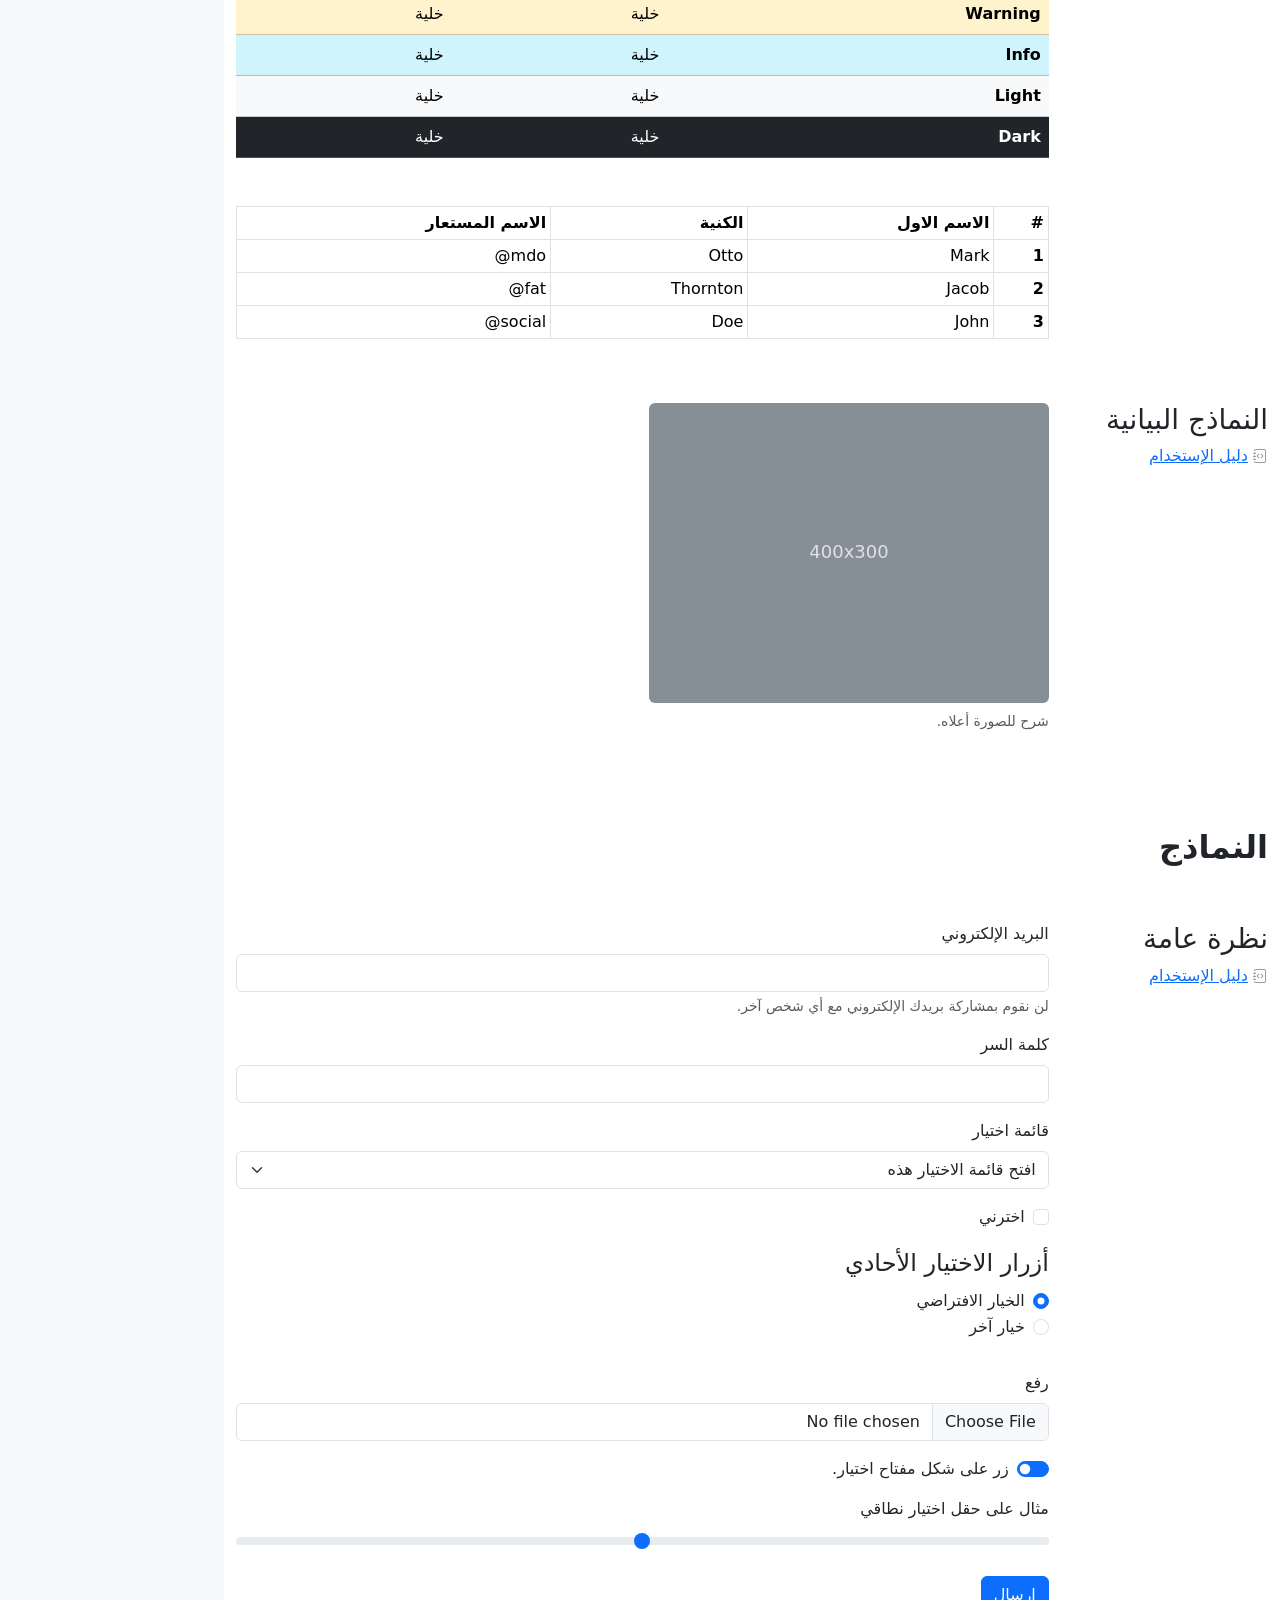
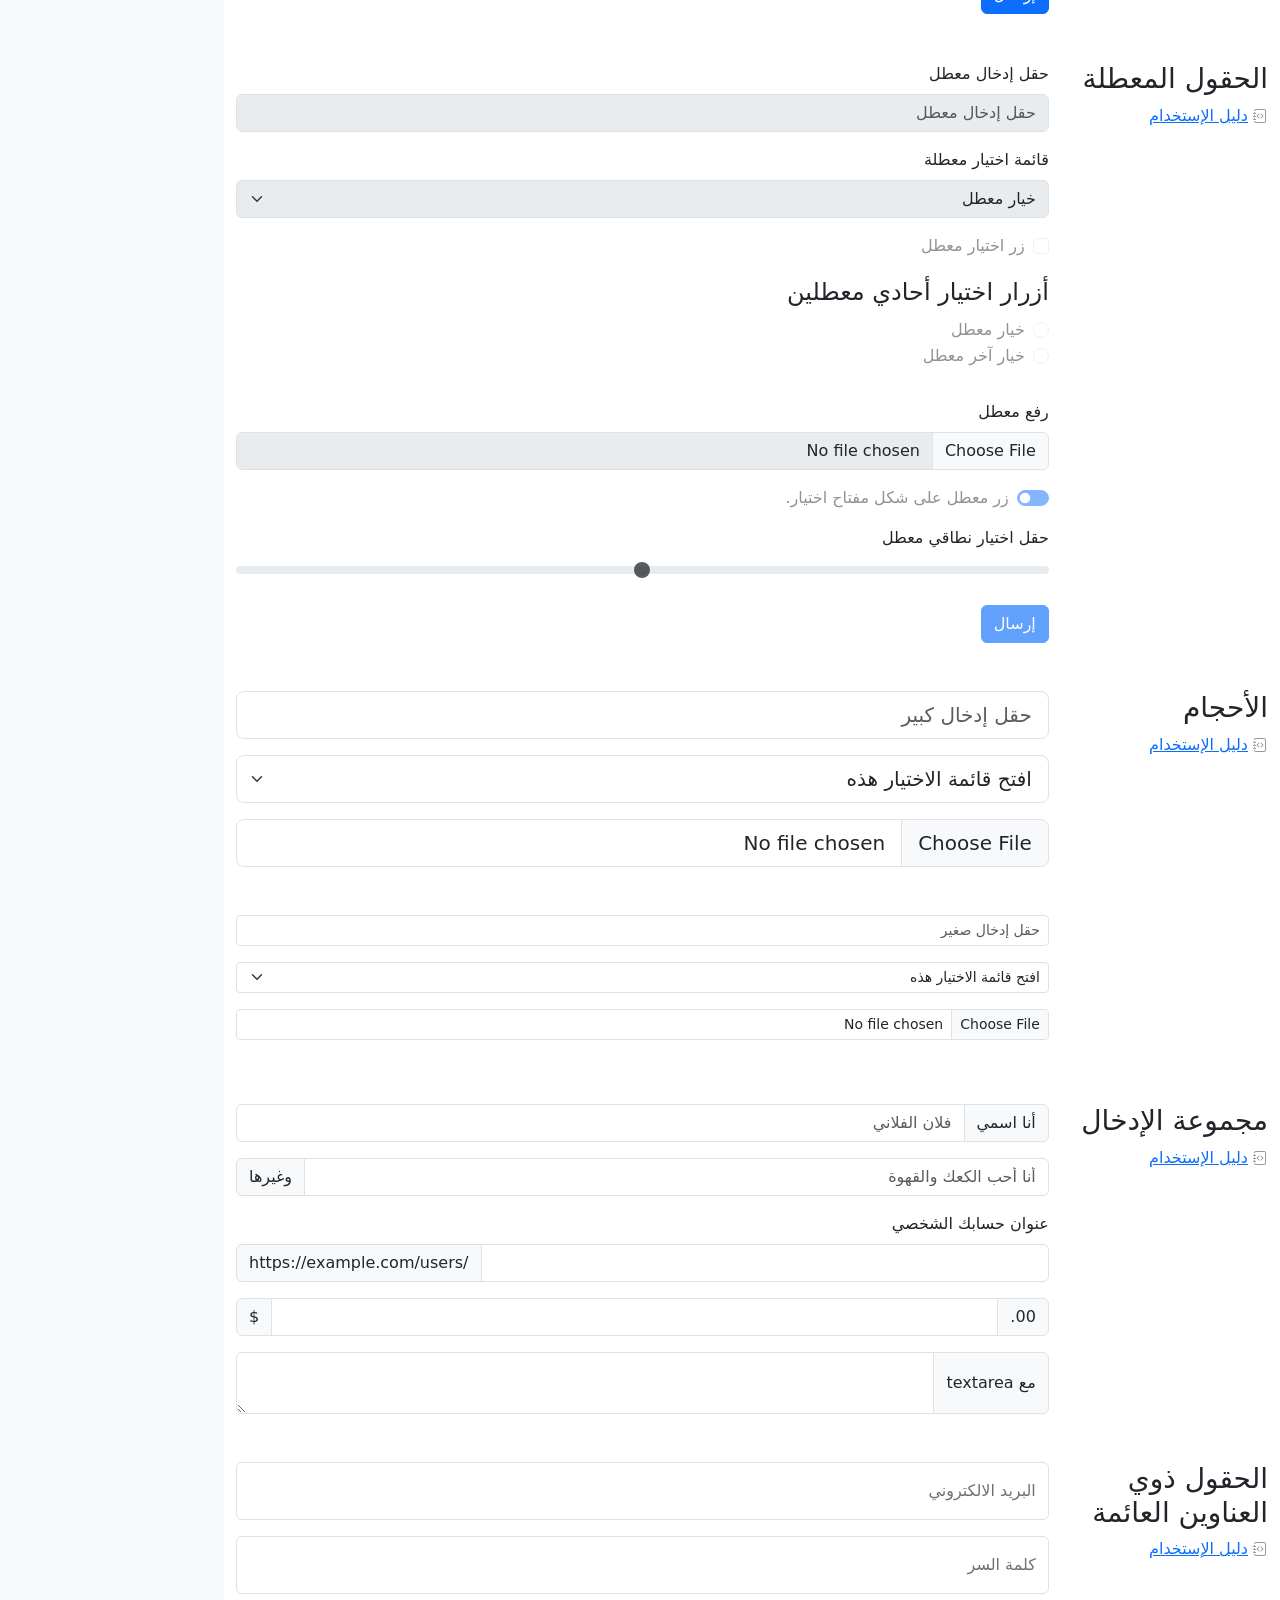
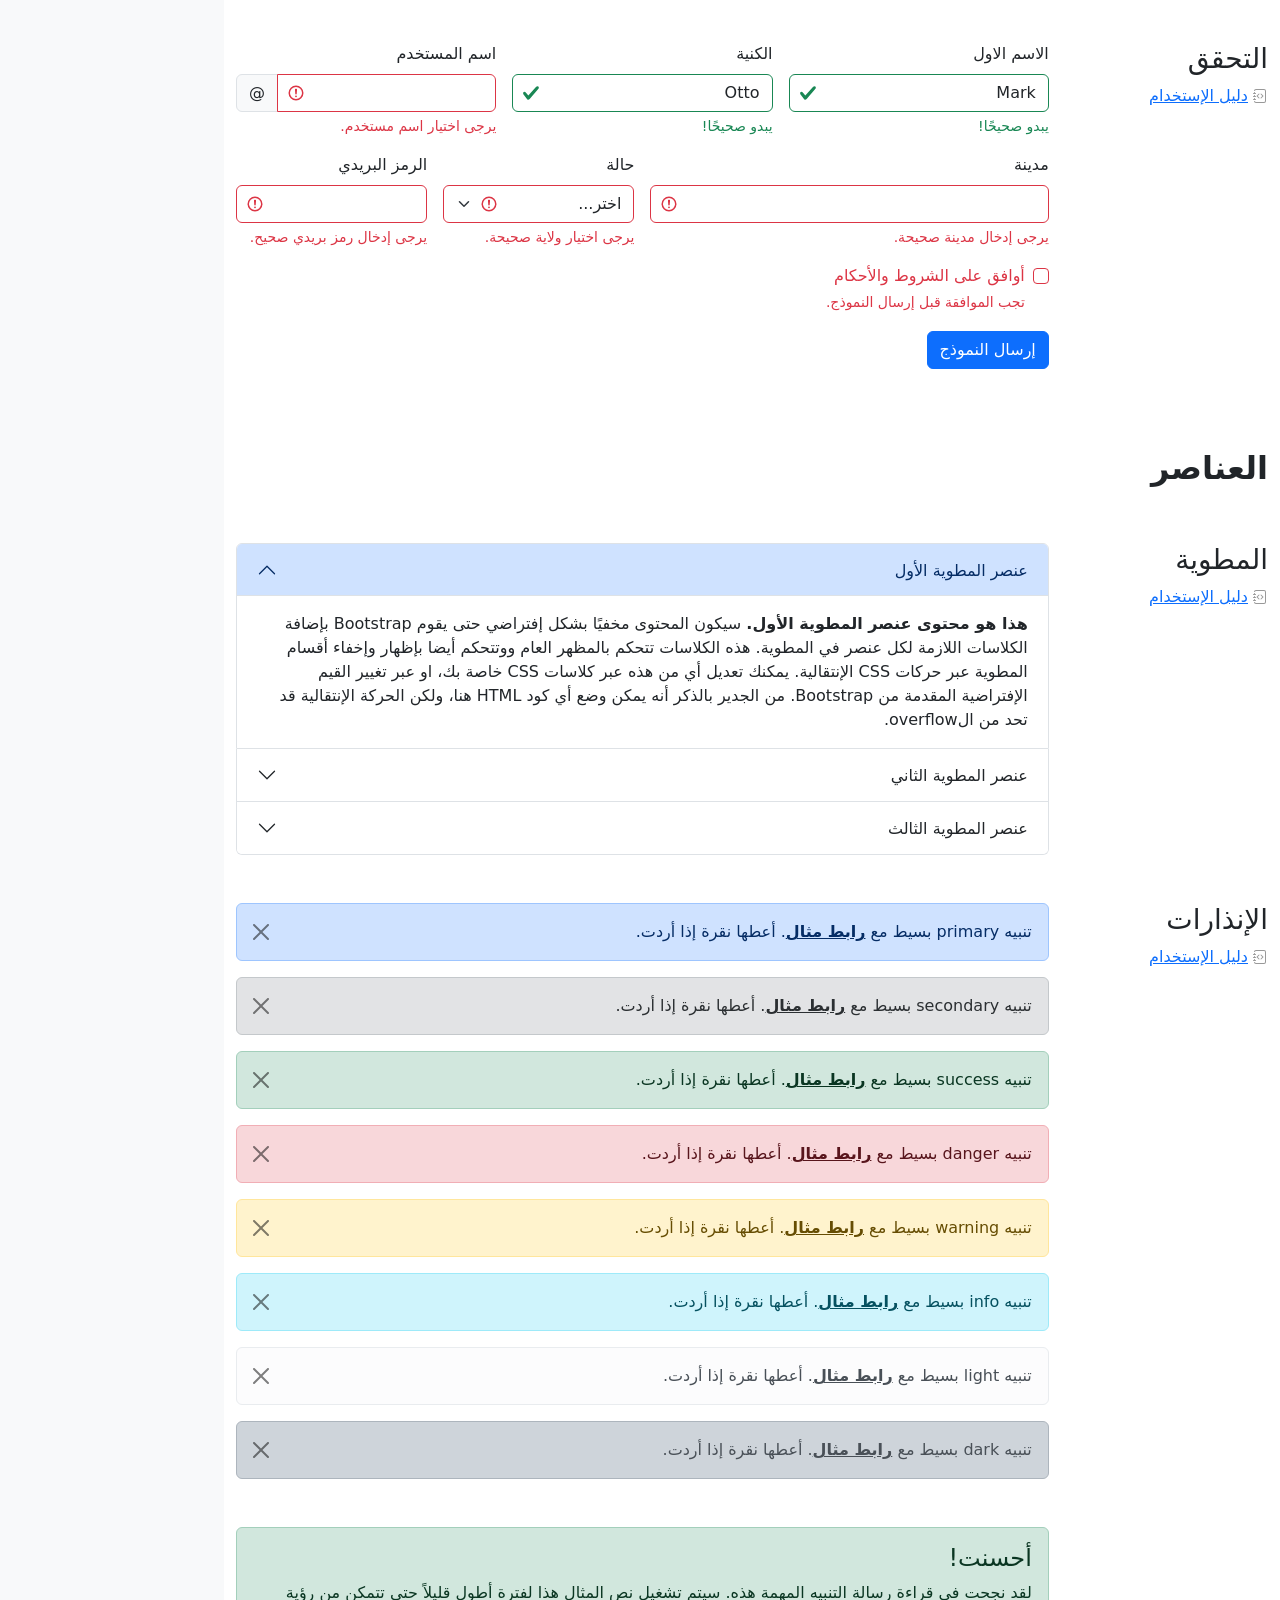
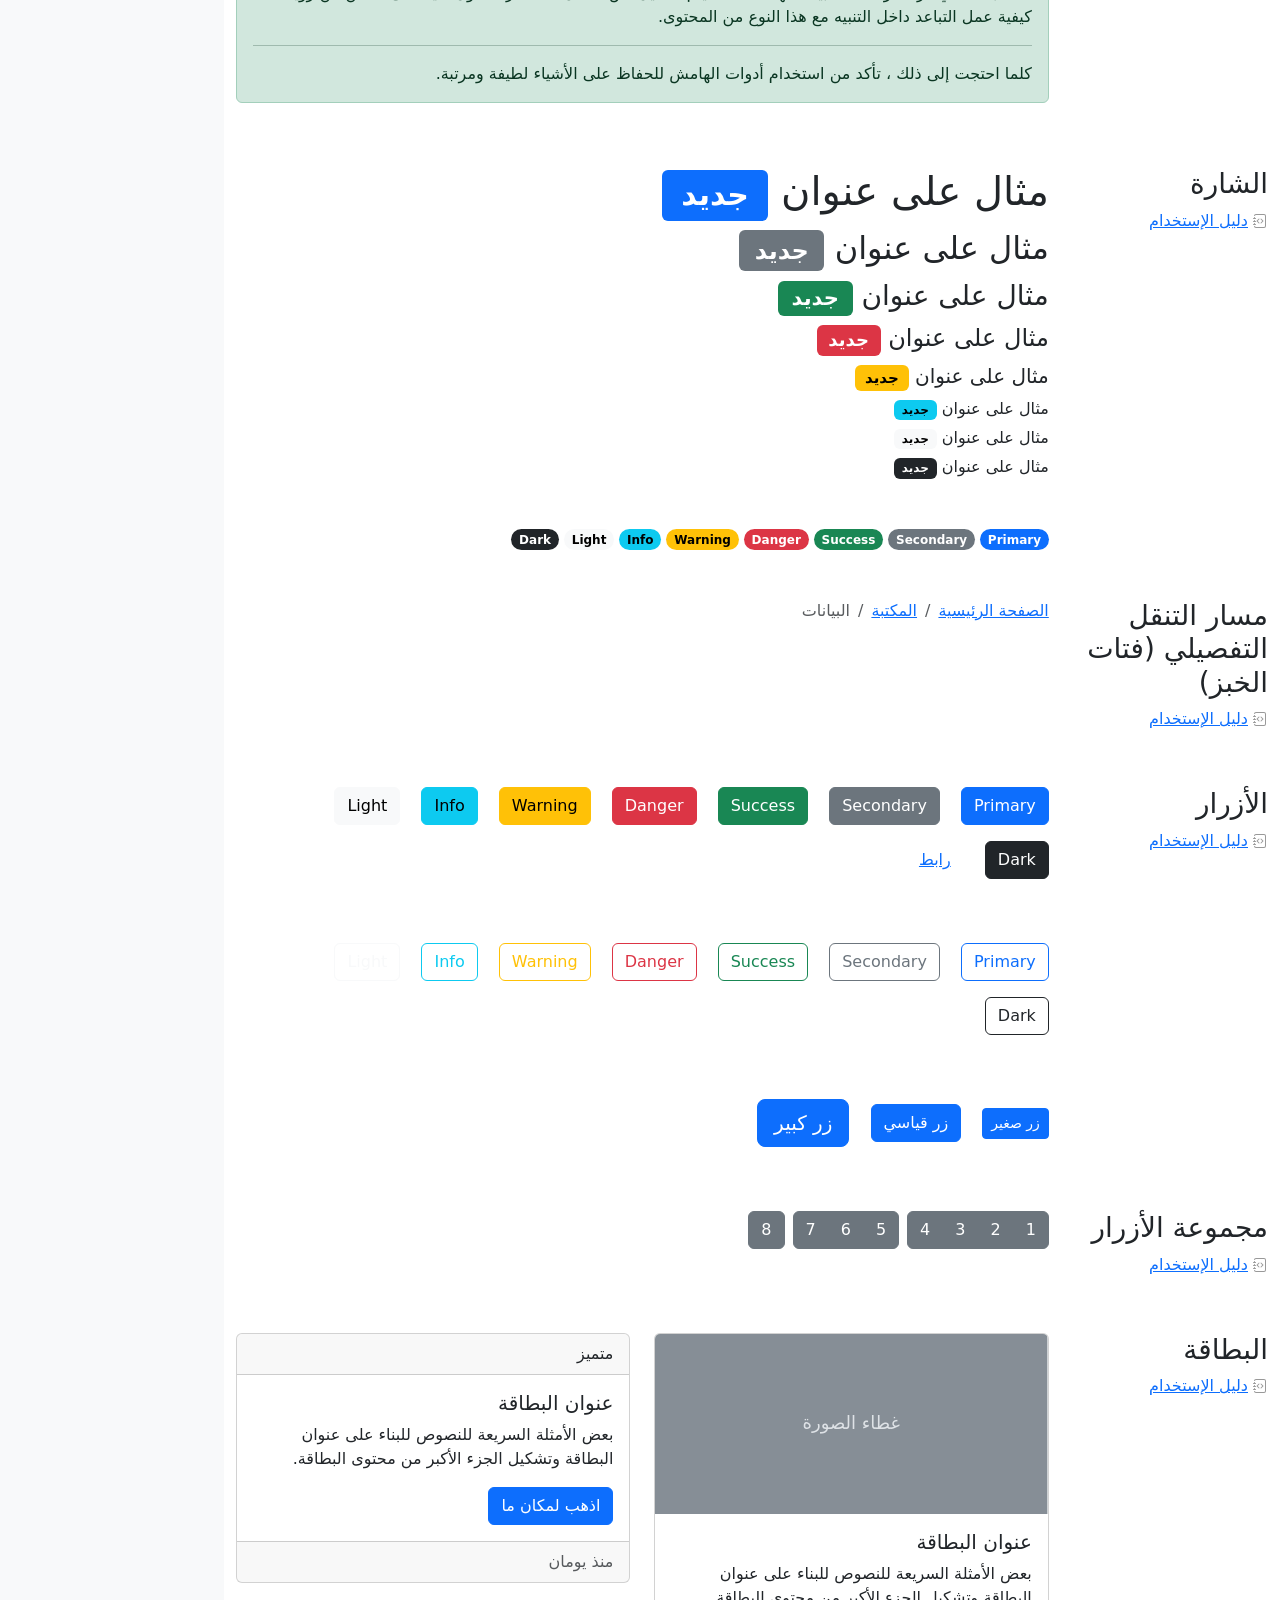
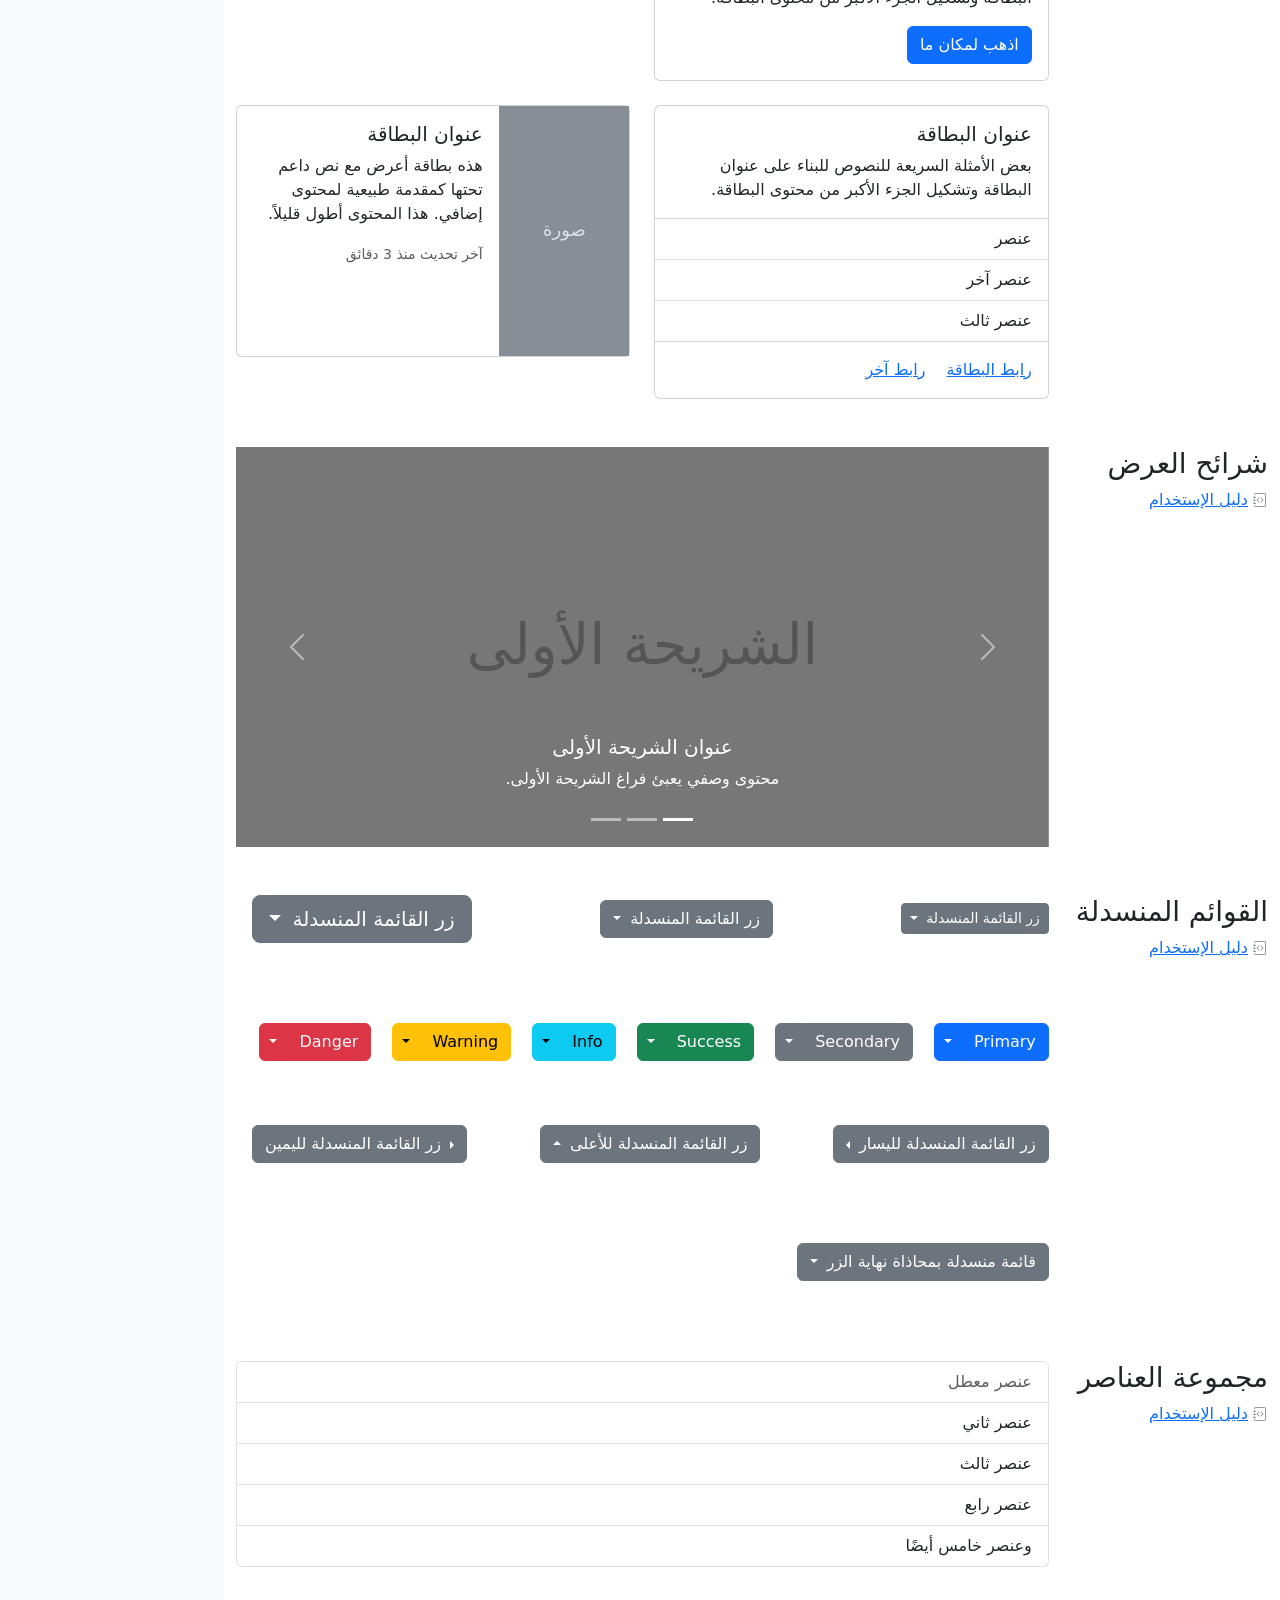
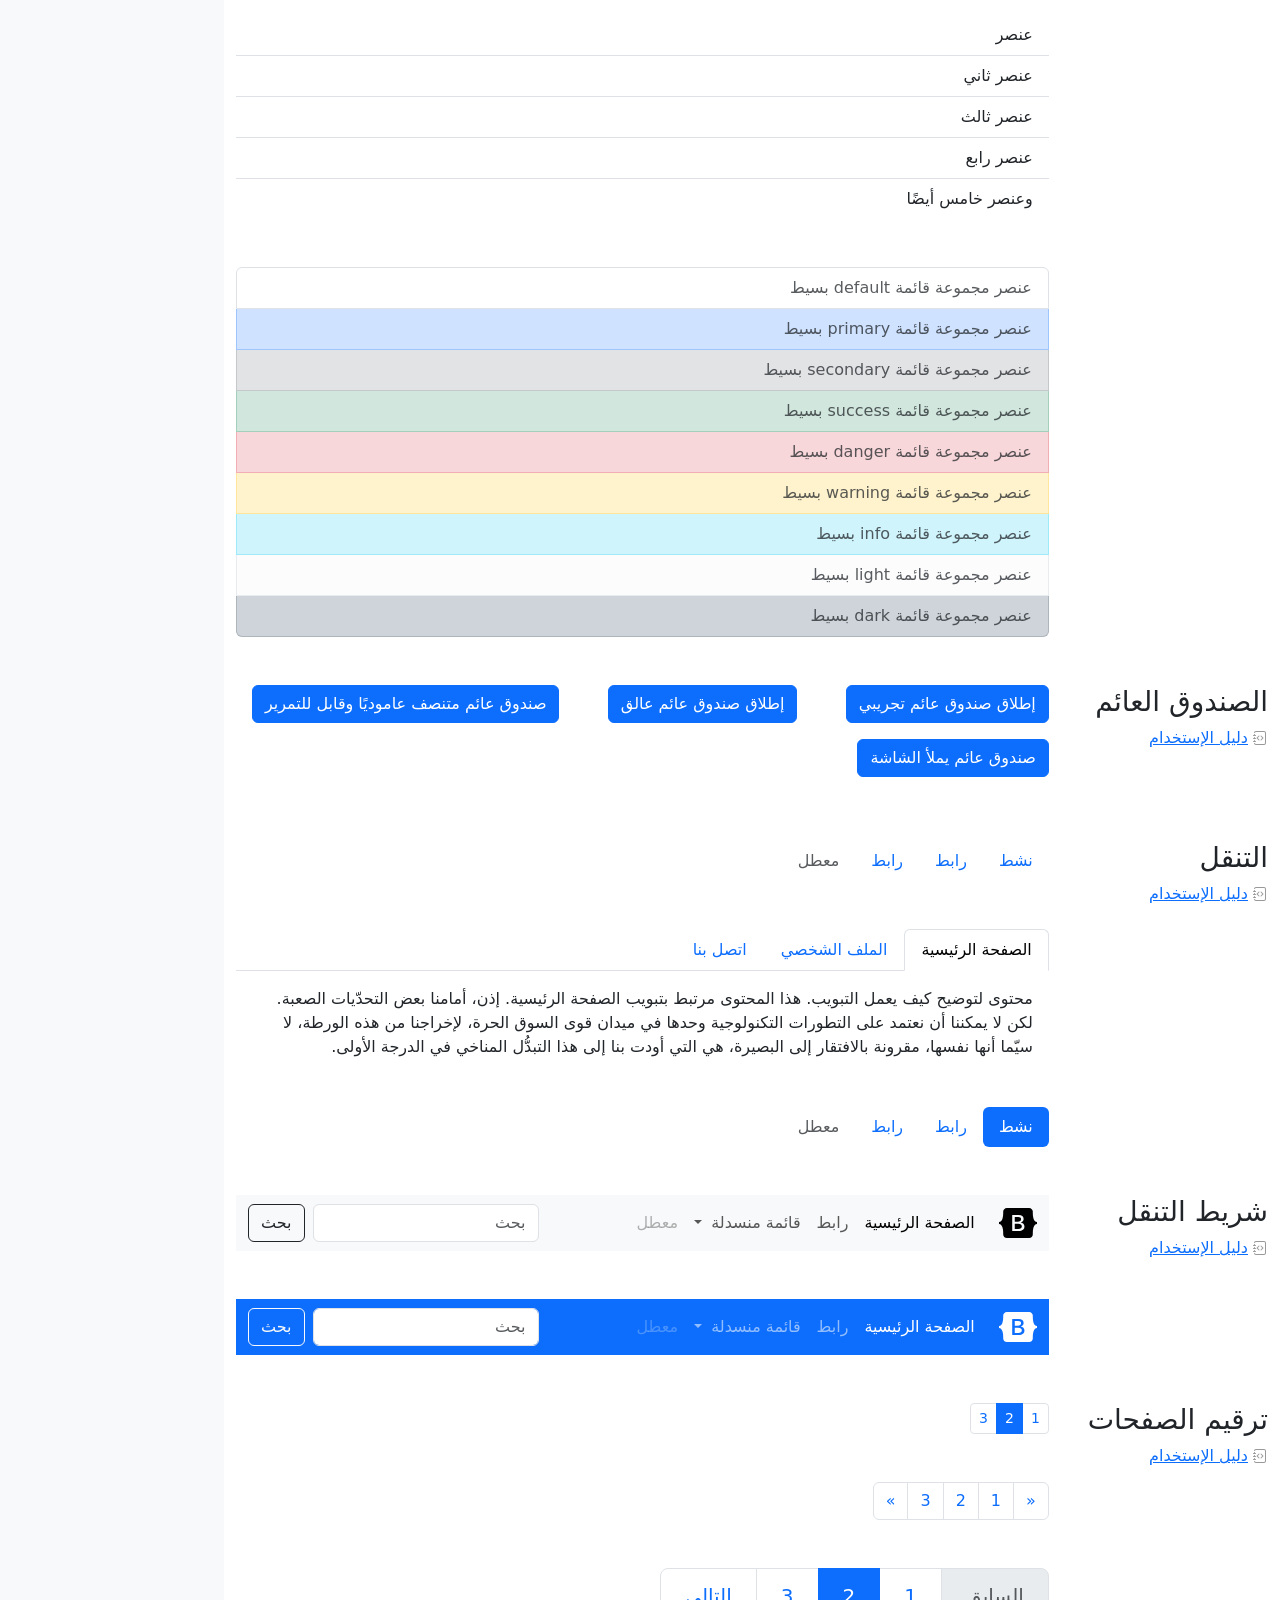
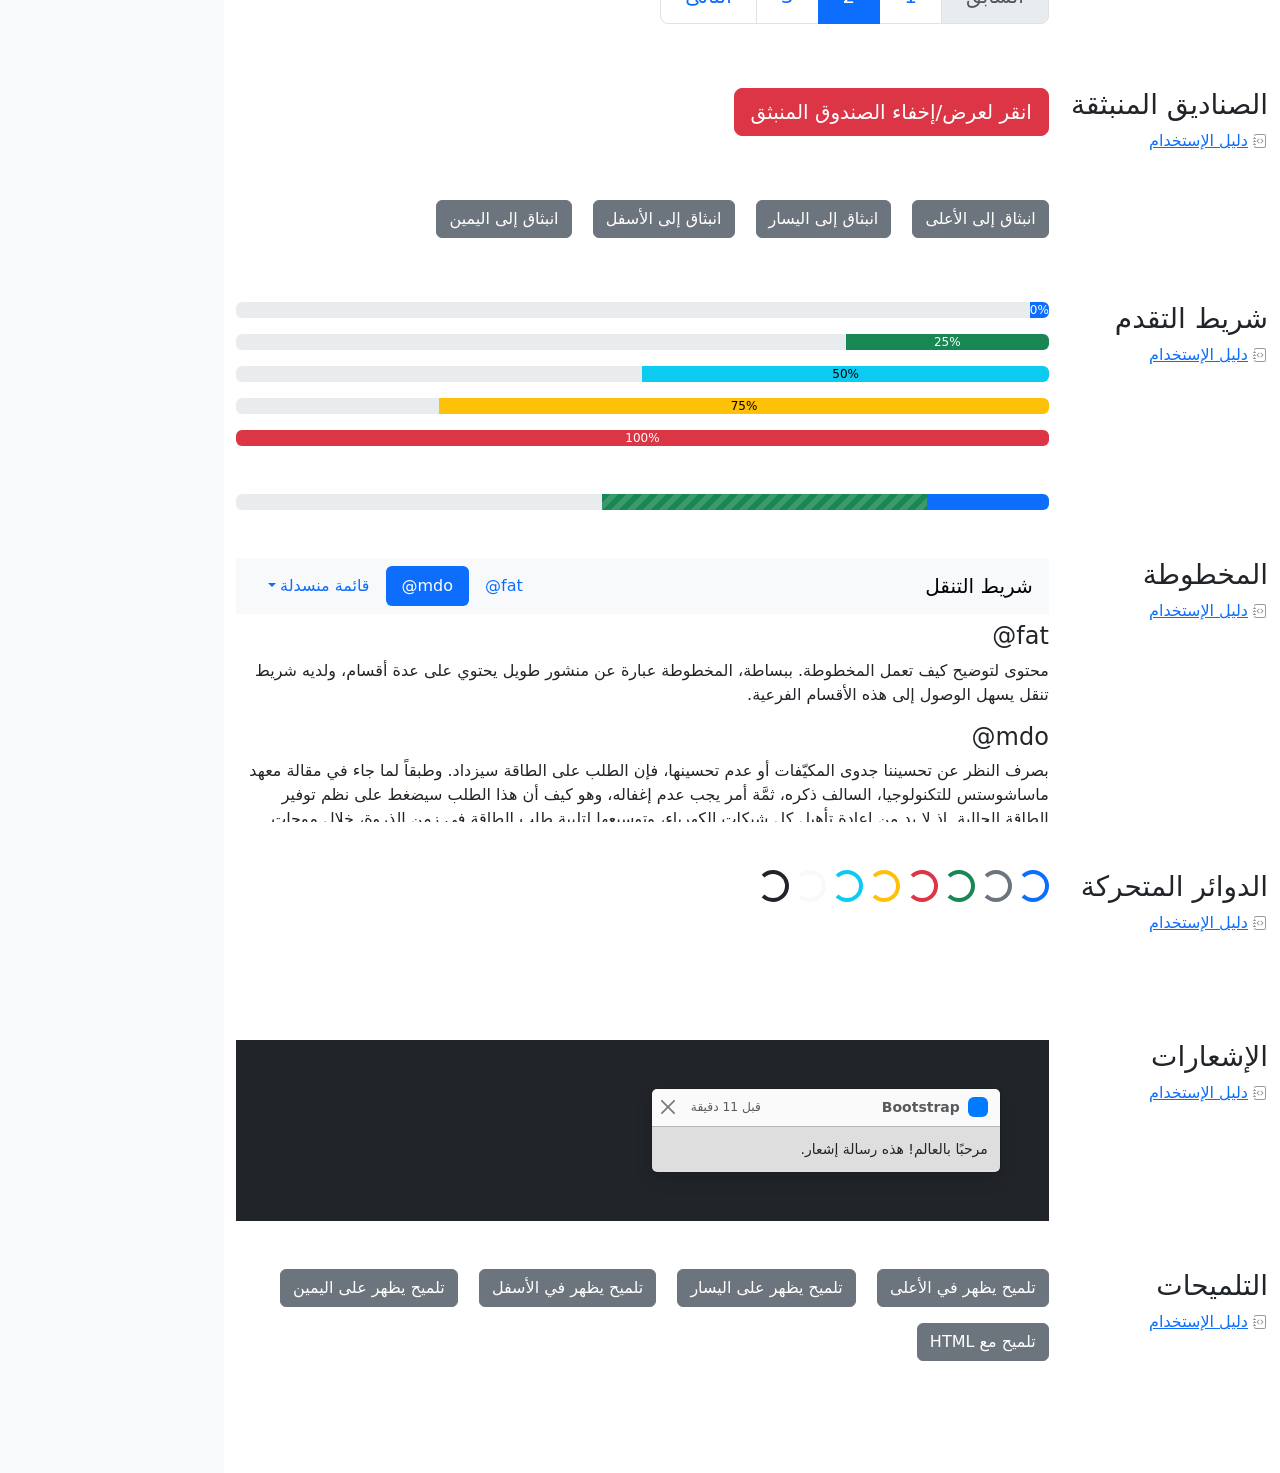
<file: Academy-Cinemas/bootstrap-5.3.8-examples/bootstrap-5.3.8-examples/cheatsheet-rtl/index.html>
<!doctype html>
<html lang="ar" dir="rtl" data-bs-theme="auto">
  <head>
    <meta charset="utf-8" />
    <meta name="viewport" content="width=device-width, initial-scale=1" />
    <meta name="description" content="" />
    <meta
      name="author"
      content="Mark Otto, Jacob Thornton, and Bootstrap contributors"
    />
    <meta name="generator" content="Astro v5.13.2" />
    <title>ورقة الغش · Bootstrap v5.3</title>
    <link
      rel="canonical"
      href="https://getbootstrap.com/docs/5.3/examples/cheatsheet-rtl/"
    />
    <script src="../assets/js/color-modes.js"></script>
    <link href="../assets/dist/css/bootstrap.rtl.min.css" rel="stylesheet" />
    <meta name="theme-color" content="#712cf9" />
    <link href="../cheatsheet/cheatsheet.rtl.css" rel="stylesheet" />
    <style>
      .bd-placeholder-img {
        font-size: 1.125rem;
        text-anchor: middle;
        -webkit-user-select: none;
        -moz-user-select: none;
        user-select: none;
      }
      @media (min-width: 768px) {
        .bd-placeholder-img-lg {
          font-size: 3.5rem;
        }
      }
      .b-example-divider {
        width: 100%;
        height: 3rem;
        background-color: #0000001a;
        border: solid rgba(0, 0, 0, 0.15);
        border-width: 1px 0;
        box-shadow:
          inset 0 0.5em 1.5em #0000001a,
          inset 0 0.125em 0.5em #00000026;
      }
      .b-example-vr {
        flex-shrink: 0;
        width: 1.5rem;
        height: 100vh;
      }
      .bi {
        vertical-align: -0.125em;
        fill: currentColor;
      }
      .nav-scroller {
        position: relative;
        z-index: 2;
        height: 2.75rem;
        overflow-y: hidden;
      }
      .nav-scroller .nav {
        display: flex;
        flex-wrap: nowrap;
        padding-bottom: 1rem;
        margin-top: -1px;
        overflow-x: auto;
        text-align: center;
        white-space: nowrap;
        -webkit-overflow-scrolling: touch;
      }
      .btn-bd-primary {
        --bd-violet-bg: #712cf9;
        --bd-violet-rgb: 112.520718, 44.062154, 249.437846;
        --bs-btn-font-weight: 600;
        --bs-btn-color: var(--bs-white);
        --bs-btn-bg: var(--bd-violet-bg);
        --bs-btn-border-color: var(--bd-violet-bg);
        --bs-btn-hover-color: var(--bs-white);
        --bs-btn-hover-bg: #6528e0;
        --bs-btn-hover-border-color: #6528e0;
        --bs-btn-focus-shadow-rgb: var(--bd-violet-rgb);
        --bs-btn-active-color: var(--bs-btn-hover-color);
        --bs-btn-active-bg: #5a23c8;
        --bs-btn-active-border-color: #5a23c8;
      }
      .bd-mode-toggle {
        z-index: 1500;
      }
      .bd-mode-toggle .bi {
        width: 1em;
        height: 1em;
      }
      .bd-mode-toggle .dropdown-menu .active .bi {
        display: block !important;
      }
    </style>
  </head>
  <body class="bg-body-tertiary">
    <svg xmlns="http://www.w3.org/2000/svg" class="d-none">
      <symbol id="check2" viewBox="0 0 16 16">
        <path
          d="M13.854 3.646a.5.5 0 0 1 0 .708l-7 7a.5.5 0 0 1-.708 0l-3.5-3.5a.5.5 0 1 1 .708-.708L6.5 10.293l6.646-6.647a.5.5 0 0 1 .708 0z"
        ></path>
      </symbol>
      <symbol id="circle-half" viewBox="0 0 16 16">
        <path
          d="M8 15A7 7 0 1 0 8 1v14zm0 1A8 8 0 1 1 8 0a8 8 0 0 1 0 16z"
        ></path>
      </symbol>
      <symbol id="moon-stars-fill" viewBox="0 0 16 16">
        <path
          d="M6 .278a.768.768 0 0 1 .08.858 7.208 7.208 0 0 0-.878 3.46c0 4.021 3.278 7.277 7.318 7.277.527 0 1.04-.055 1.533-.16a.787.787 0 0 1 .81.316.733.733 0 0 1-.031.893A8.349 8.349 0 0 1 8.344 16C3.734 16 0 12.286 0 7.71 0 4.266 2.114 1.312 5.124.06A.752.752 0 0 1 6 .278z"
        ></path>
        <path
          d="M10.794 3.148a.217.217 0 0 1 .412 0l.387 1.162c.173.518.579.924 1.097 1.097l1.162.387a.217.217 0 0 1 0 .412l-1.162.387a1.734 1.734 0 0 0-1.097 1.097l-.387 1.162a.217.217 0 0 1-.412 0l-.387-1.162A1.734 1.734 0 0 0 9.31 6.593l-1.162-.387a.217.217 0 0 1 0-.412l1.162-.387a1.734 1.734 0 0 0 1.097-1.097l.387-1.162zM13.863.099a.145.145 0 0 1 .274 0l.258.774c.115.346.386.617.732.732l.774.258a.145.145 0 0 1 0 .274l-.774.258a1.156 1.156 0 0 0-.732.732l-.258.774a.145.145 0 0 1-.274 0l-.258-.774a1.156 1.156 0 0 0-.732-.732l-.774-.258a.145.145 0 0 1 0-.274l.774-.258c.346-.115.617-.386.732-.732L13.863.1z"
        ></path>
      </symbol>
      <symbol id="sun-fill" viewBox="0 0 16 16">
        <path
          d="M8 12a4 4 0 1 0 0-8 4 4 0 0 0 0 8zM8 0a.5.5 0 0 1 .5.5v2a.5.5 0 0 1-1 0v-2A.5.5 0 0 1 8 0zm0 13a.5.5 0 0 1 .5.5v2a.5.5 0 0 1-1 0v-2A.5.5 0 0 1 8 13zm8-5a.5.5 0 0 1-.5.5h-2a.5.5 0 0 1 0-1h2a.5.5 0 0 1 .5.5zM3 8a.5.5 0 0 1-.5.5h-2a.5.5 0 0 1 0-1h2A.5.5 0 0 1 3 8zm10.657-5.657a.5.5 0 0 1 0 .707l-1.414 1.415a.5.5 0 1 1-.707-.708l1.414-1.414a.5.5 0 0 1 .707 0zm-9.193 9.193a.5.5 0 0 1 0 .707L3.05 13.657a.5.5 0 0 1-.707-.707l1.414-1.414a.5.5 0 0 1 .707 0zm9.193 2.121a.5.5 0 0 1-.707 0l-1.414-1.414a.5.5 0 0 1 .707-.707l1.414 1.414a.5.5 0 0 1 0 .707zM4.464 4.465a.5.5 0 0 1-.707 0L2.343 3.05a.5.5 0 1 1 .707-.707l1.414 1.414a.5.5 0 0 1 0 .708z"
        ></path>
      </symbol>
    </svg>
    <div
      class="dropdown position-fixed bottom-0 end-0 mb-3 me-3 bd-mode-toggle"
    >
      <button
        class="btn btn-bd-primary py-2 dropdown-toggle d-flex align-items-center"
        id="bd-theme"
        type="button"
        aria-expanded="false"
        data-bs-toggle="dropdown"
        aria-label="Toggle theme (auto)"
      >
        <svg class="bi my-1 theme-icon-active" aria-hidden="true">
          <use href="#circle-half"></use>
        </svg>
        <span class="visually-hidden" id="bd-theme-text">Toggle theme</span>
      </button>
      <ul
        class="dropdown-menu dropdown-menu-end shadow"
        aria-labelledby="bd-theme-text"
      >
        <li>
          <button
            type="button"
            class="dropdown-item d-flex align-items-center"
            data-bs-theme-value="light"
            aria-pressed="false"
          >
            <svg class="bi me-2 opacity-50" aria-hidden="true">
              <use href="#sun-fill"></use>
            </svg>
            Light
            <svg class="bi ms-auto d-none" aria-hidden="true">
              <use href="#check2"></use>
            </svg>
          </button>
        </li>
        <li>
          <button
            type="button"
            class="dropdown-item d-flex align-items-center"
            data-bs-theme-value="dark"
            aria-pressed="false"
          >
            <svg class="bi me-2 opacity-50" aria-hidden="true">
              <use href="#moon-stars-fill"></use>
            </svg>
            Dark
            <svg class="bi ms-auto d-none" aria-hidden="true">
              <use href="#check2"></use>
            </svg>
          </button>
        </li>
        <li>
          <button
            type="button"
            class="dropdown-item d-flex align-items-center active"
            data-bs-theme-value="auto"
            aria-pressed="true"
          >
            <svg class="bi me-2 opacity-50" aria-hidden="true">
              <use href="#circle-half"></use>
            </svg>
            Auto
            <svg class="bi ms-auto d-none" aria-hidden="true">
              <use href="#check2"></use>
            </svg>
          </button>
        </li>
      </ul>
    </div>
    <header
      class="bd-header bg-dark py-3 d-flex align-items-stretch border-bottom border-dark"
    >
      <div class="container-fluid d-flex align-items-center">
        <h1 class="d-flex align-items-center fs-4 text-white mb-0">
          <img
            src="../assets/brand/bootstrap-logo-white.svg"
            width="38"
            height="30"
            class="me-3"
            alt="Bootstrap"
          />
          ورقة الغش
        </h1>
        <a
          href="../examples/cheatsheet/"
          class="ms-auto link-light"
          hreflang="en"
          >جدول بيانات LTR</a
        >
      </div>
    </header>
    <aside
      class="bd-aside sticky-xl-top text-body-secondary align-self-start mb-3 mb-xl-5 px-2"
    >
      <h2 class="h6 pt-4 pb-3 mb-4 border-bottom">على هذه الصفحة</h2>
      <nav class="small" id="toc">
        <ul class="list-unstyled">
          <li class="my-2">
            <button
              type="button"
              class="btn d-inline-flex align-items-center collapsed border-0"
              data-bs-toggle="collapse"
              aria-expanded="false"
              data-bs-target="#contents-collapse"
              aria-controls="contents-collapse"
            >
              المحتوى
            </button>
            <ul class="list-unstyled ps-3 collapse" id="contents-collapse">
              <li>
                <a
                  class="d-inline-flex align-items-center rounded text-decoration-none"
                  href="#typography"
                  >النصوص</a
                >
              </li>
              <li>
                <a
                  class="d-inline-flex align-items-center rounded text-decoration-none"
                  href="#images"
                  >الصور</a
                >
              </li>
              <li>
                <a
                  class="d-inline-flex align-items-center rounded text-decoration-none"
                  href="#tables"
                  >الجداول</a
                >
              </li>
              <li>
                <a
                  class="d-inline-flex align-items-center rounded text-decoration-none"
                  href="#figures"
                  >النماذج البيانية</a
                >
              </li>
            </ul>
          </li>
          <li class="my-2">
            <button
              type="button"
              class="btn d-inline-flex align-items-center collapsed border-0"
              data-bs-toggle="collapse"
              aria-expanded="false"
              data-bs-target="#forms-collapse"
              aria-controls="forms-collapse"
            >
              النماذج
            </button>
            <ul class="list-unstyled ps-3 collapse" id="forms-collapse">
              <li>
                <a
                  class="d-inline-flex align-items-center rounded text-decoration-none"
                  href="#overview"
                  >نظرة عامة</a
                >
              </li>
              <li>
                <a
                  class="d-inline-flex align-items-center rounded text-decoration-none"
                  href="#disabled-forms"
                  >الحقول المعطلة</a
                >
              </li>
              <li>
                <a
                  class="d-inline-flex align-items-center rounded text-decoration-none"
                  href="#sizing"
                  >الأحجام</a
                >
              </li>
              <li>
                <a
                  class="d-inline-flex align-items-center rounded text-decoration-none"
                  href="#input-group"
                  >مجموعة الإدخال</a
                >
              </li>
              <li>
                <a
                  class="d-inline-flex align-items-center rounded text-decoration-none"
                  href="#floating-labels"
                  >الحقول ذوي العناوين العائمة</a
                >
              </li>
              <li>
                <a
                  class="d-inline-flex align-items-center rounded text-decoration-none"
                  href="#validation"
                  >التحقق</a
                >
              </li>
            </ul>
          </li>
          <li class="my-2">
            <button
              type="button"
              class="btn d-inline-flex align-items-center collapsed border-0"
              data-bs-toggle="collapse"
              aria-expanded="false"
              data-bs-target="#components-collapse"
              aria-controls="components-collapse"
            >
              مكونات
            </button>
            <ul class="list-unstyled ps-3 collapse" id="components-collapse">
              <li>
                <a
                  class="d-inline-flex align-items-center rounded text-decoration-none"
                  href="#accordion"
                  >المطوية</a
                >
              </li>
              <li>
                <a
                  class="d-inline-flex align-items-center rounded text-decoration-none"
                  href="#alerts"
                  >الإنذارات</a
                >
              </li>
              <li>
                <a
                  class="d-inline-flex align-items-center rounded text-decoration-none"
                  href="#badge"
                  >الشارة</a
                >
              </li>
              <li>
                <a
                  class="d-inline-flex align-items-center rounded text-decoration-none"
                  href="#breadcrumb"
                  >مسار التنقل التفصيلي</a
                >
              </li>
              <li>
                <a
                  class="d-inline-flex align-items-center rounded text-decoration-none"
                  href="#buttons"
                  >الأزرار</a
                >
              </li>
              <li>
                <a
                  class="d-inline-flex align-items-center rounded text-decoration-none"
                  href="#button-group"
                  >مجموعة الأزرار</a
                >
              </li>
              <li>
                <a
                  class="d-inline-flex align-items-center rounded text-decoration-none"
                  href="#card"
                  >البطاقة</a
                >
              </li>
              <li>
                <a
                  class="d-inline-flex align-items-center rounded text-decoration-none"
                  href="#carousel"
                  >شرائح العرض</a
                >
              </li>
              <li>
                <a
                  class="d-inline-flex align-items-center rounded text-decoration-none"
                  href="#dropdowns"
                  >القوائم المنسدلة</a
                >
              </li>
              <li>
                <a
                  class="d-inline-flex align-items-center rounded text-decoration-none"
                  href="#list-group"
                  >مجموعة العناصر</a
                >
              </li>
              <li>
                <a
                  class="d-inline-flex align-items-center rounded text-decoration-none"
                  href="#modal"
                  >الصندوق العائم</a
                >
              </li>
              <li>
                <a
                  class="d-inline-flex align-items-center rounded text-decoration-none"
                  href="#navs"
                  >التنقل</a
                >
              </li>
              <li>
                <a
                  class="d-inline-flex align-items-center rounded text-decoration-none"
                  href="#navbar"
                  >شريط التنقل</a
                >
              </li>
              <li>
                <a
                  class="d-inline-flex align-items-center rounded text-decoration-none"
                  href="#pagination"
                  >ترقيم الصفحات</a
                >
              </li>
              <li>
                <a
                  class="d-inline-flex align-items-center rounded text-decoration-none"
                  href="#popovers"
                  >الصناديق المنبثقة</a
                >
              </li>
              <li>
                <a
                  class="d-inline-flex align-items-center rounded text-decoration-none"
                  href="#progress"
                  >شريط التقدم</a
                >
              </li>
              <li>
                <a
                  class="d-inline-flex align-items-center rounded text-decoration-none"
                  href="#scrollspy"
                  >المخطوطة</a
                >
              </li>
              <li>
                <a
                  class="d-inline-flex align-items-center rounded text-decoration-none"
                  href="#spinners"
                  >الدوائر المتحركة</a
                >
              </li>
              <li>
                <a
                  class="d-inline-flex align-items-center rounded text-decoration-none"
                  href="#toasts"
                  >الإشعارات</a
                >
              </li>
              <li>
                <a
                  class="d-inline-flex align-items-center rounded text-decoration-none"
                  href="#tooltips"
                  >التلميحات</a
                >
              </li>
            </ul>
          </li>
        </ul>
      </nav>
    </aside>
    <main class="bd-cheatsheet container-fluid bg-body">
      <section id="content">
        <h2 class="sticky-xl-top fw-bold pt-3 pt-xl-5 pb-2 pb-xl-3">المحتوى</h2>
        <article class="my-3" id="typography">
          <div
            class="bd-heading sticky-xl-top align-self-start mt-5 mb-3 mt-xl-0 mb-xl-2"
          >
            <h3>النصوص</h3>
            <a
              class="d-flex align-items-center"
              hreflang="en"
              href="../content/typography"
              >دليل الإستخدام</a
            >
          </div>
          <div>
            <div class="bd-example-snippet bd-code-snippet">
              <div class="bd-example m-0 border-0">
                <p class="display-1">العرض 1</p>
                <p class="display-2">العرض 2</p>
                <p class="display-3">العرض 3</p>
                <p class="display-4">العرض 4</p>
                <p class="display-5">العرض 5</p>
                <p class="display-6">العرض 6</p>
              </div>
            </div>
            <div class="bd-example-snippet bd-code-snippet">
              <div class="bd-example m-0 border-0">
                <p class="h1">عنوان 1</p>
                <p class="h2">عنوان 2</p>
                <p class="h3">عنوان 3</p>
                <p class="h4">عنوان 4</p>
                <p class="h5">عنوان 5</p>
                <p class="h6">عنوان 6</p>
              </div>
            </div>
            <div class="bd-example-snippet bd-code-snippet">
              <div class="bd-example m-0 border-0">
                <p class="lead">
                  هذه قطعة إملائية متميزة، فهي مصممة لتكون بارزة من بين القطع
                  الإملائية الأخرى.
                </p>
              </div>
            </div>
            <div class="bd-example-snippet bd-code-snippet">
              <div class="bd-example m-0 border-0">
                <p>يمكنك استخدام تصنيف mark <mark>لتحديد</mark> نص.</p>
                <p>
                  <del>من المفترض أن يتم التعامل مع هذا السطر كنص محذوف.</del>
                </p>
                <p>
                  <s
                    >من المفترض أن يتم التعامل مع هذا السطر على أنه لم يعد
                    دقيقًا.</s
                  >
                </p>
                <p>
                  <ins
                    >من المفترض أن يتم التعامل مع هذا السطر كإضافة إلى
                    المستند.</ins
                  >
                </p>
                <p><u>سيتم عرض النص في هذا السطر كما وتحته خط.</u></p>
                <p>
                  <small
                    >من المفترض أن يتم التعامل مع هذا السطر على أنه يحوي تفاصيل
                    صغيرة.</small
                  >
                </p>
                <p><strong>هذا السطر يحوي نص عريض.</strong></p>
                <p><em>هذا السطر يحوي نص مائل.</em></p>
              </div>
            </div>
            <div class="bd-example-snippet bd-code-snippet">
              <div class="bd-example m-0 border-0">
                <hr />
              </div>
            </div>
            <div class="bd-example-snippet bd-code-snippet">
              <div class="bd-example m-0 border-0">
                <blockquote class="blockquote">
                  <p>إقتباس مبهر، موضوع في عنصر blockquote</p>
                  <footer class="blockquote-footer">
                    شخص مشهور في
                    <cite title="عنوان المصدر"> عنوان المصدر </cite>
                  </footer>
                </blockquote>
              </div>
            </div>
            <div class="bd-example-snippet bd-code-snippet">
              <div class="bd-example m-0 border-0">
                <ul class="list-unstyled">
                  <li>هذه قائمة عناصر.</li>
                  <li>بالرغم من أنها مصممة كي لا تظهر كذلك.</li>
                  <li>إلا أنها مجهزة كـ قائمة خلف الكواليس</li>
                  <li>هذا التصميم ينطبق فقد على القائمة الرئيسية</li>
                  <li>
                    القوائم الفرعية
                    <ul>
                      <li>لا تتأثر بهذا التصميم</li>
                      <li>فهي تظهر عليها علامات الترقيم</li>
                      <li>وتحتوي على مساحة فارغة بجوارها</li>
                    </ul>
                  </li>
                  <li>قد يكون هذا التصميم مفيدًا في بعض الأحيان.</li>
                </ul>
              </div>
            </div>
            <div class="bd-example-snippet bd-code-snippet">
              <div class="bd-example m-0 border-0">
                <ul class="list-inline">
                  <li class="list-inline-item">هذا عنصر في قائمة.</li>
                  <li class="list-inline-item">وهذا أيضًا.</li>
                  <li class="list-inline-item">لكنهم يظهرون متجاورين.</li>
                </ul>
              </div>
            </div>
          </div>
        </article>
        <article class="my-3" id="images">
          <div
            class="bd-heading sticky-xl-top align-self-start mt-5 mb-3 mt-xl-0 mb-xl-2"
          >
            <h3>الصور</h3>
            <a
              class="d-flex align-items-center"
              hreflang="en"
              href="../content/images"
              >دليل الإستخدام</a
            >
          </div>
          <div>
            <div class="bd-example-snippet bd-code-snippet">
              <div class="bd-example m-0 border-0">
                <svg
                  aria-label="Placeholder: صورة مستجيبة"
                  class="bd-placeholder-img bd-placeholder-img-lg img-fluid"
                  height="250"
                  preserveAspectRatio="xMidYMid slice"
                  role="img"
                  width="100%"
                  xmlns="http://www.w3.org/2000/svg"
                >
                  <title>Placeholder</title>
                  <rect width="100%" height="100%" fill="#868e96" />
                  <text x="50%" y="50%" fill="#dee2e6" dy=".3em">
                    صورة مستجيبة
                  </text>
                </svg>
              </div>
            </div>
            <div class="bd-example-snippet bd-code-snippet">
              <div class="bd-example m-0 border-0">
                <svg
                  aria-label="صورة عنصر نائب مربع عام مع حدود بيضاء حولها ، مما يجعلها تشبه صورة تم التقاطها بكاميرا فورية قديمة: 200x200"
                  class="bd-placeholder-img img-thumbnail"
                  height="200"
                  preserveAspectRatio="xMidYMid slice"
                  role="img"
                  width="200"
                  xmlns="http://www.w3.org/2000/svg"
                >
                  <title>
                    صورة عنصر نائب مربع عام مع حدود بيضاء حولها ، مما يجعلها
                    تشبه صورة تم التقاطها بكاميرا فورية قديمة
                  </title>
                  <rect width="100%" height="100%" fill="#868e96" />
                  <text x="50%" y="50%" fill="#dee2e6" dy=".3em">200x200</text>
                </svg>
              </div>
            </div>
          </div>
        </article>
        <article class="my-3" id="tables">
          <div
            class="bd-heading sticky-xl-top align-self-start mt-5 mb-3 mt-xl-0 mb-xl-2"
          >
            <h3>الجداول</h3>
            <a
              class="d-flex align-items-center"
              hreflang="en"
              href="../content/tables"
              >دليل الإستخدام</a
            >
          </div>
          <div>
            <div class="bd-example-snippet bd-code-snippet">
              <div class="bd-example m-0 border-0">
                <table class="table table-striped">
                  <thead>
                    <tr>
                      <th scope="col">#</th>
                      <th scope="col">الاسم الاول</th>
                      <th scope="col">الكنية</th>
                      <th scope="col">الاسم المستعار</th>
                    </tr>
                  </thead>
                  <tbody>
                    <tr>
                      <th scope="row">1</th>
                      <td>Mark</td>
                      <td>Otto</td>
                      <td><bdo lang="en" dir="ltr">@mdo</bdo></td>
                    </tr>
                    <tr>
                      <th scope="row">2</th>
                      <td>Jacob</td>
                      <td>Thornton</td>
                      <td><bdo lang="en" dir="ltr">@fat</bdo></td>
                    </tr>
                    <tr>
                      <th scope="row">3</th>
                      <td>John</td>
                      <td>Doe</td>
                      <td><bdo lang="en" dir="ltr">@social</bdo></td>
                    </tr>
                  </tbody>
                </table>
              </div>
            </div>
            <div class="bd-example-snippet bd-code-snippet">
              <div class="bd-example m-0 border-0">
                <table class="table table-dark table-borderless">
                  <thead>
                    <tr>
                      <th scope="col">#</th>
                      <th scope="col">الاسم الاول</th>
                      <th scope="col">الكنية</th>
                      <th scope="col">الاسم المستعار</th>
                    </tr>
                  </thead>
                  <tbody>
                    <tr>
                      <th scope="row">1</th>
                      <td>Mark</td>
                      <td>Otto</td>
                      <td><bdo lang="en" dir="ltr">@mdo</bdo></td>
                    </tr>
                    <tr>
                      <th scope="row">2</th>
                      <td>Jacob</td>
                      <td>Thornton</td>
                      <td><bdo lang="en" dir="ltr">@fat</bdo></td>
                    </tr>
                    <tr>
                      <th scope="row">3</th>
                      <td>John</td>
                      <td>Doe</td>
                      <td><bdo lang="en" dir="ltr">@social</bdo></td>
                    </tr>
                  </tbody>
                </table>
              </div>
            </div>
            <div class="bd-example-snippet bd-code-snippet">
              <div class="bd-example m-0 border-0">
                <table class="table table-hover">
                  <thead>
                    <tr>
                      <th scope="col">Class</th>
                      <th scope="col">عنوان</th>
                      <th scope="col">عنوان</th>
                    </tr>
                  </thead>
                  <tbody>
                    <tr>
                      <th scope="row">Default</th>
                      <td>خلية</td>
                      <td>خلية</td>
                    </tr>
                    <tr class="table-primary">
                      <th scope="row">Primary</th>
                      <td>خلية</td>
                      <td>خلية</td>
                    </tr>
                    <tr class="table-secondary">
                      <th scope="row">Secondary</th>
                      <td>خلية</td>
                      <td>خلية</td>
                    </tr>
                    <tr class="table-success">
                      <th scope="row">Success</th>
                      <td>خلية</td>
                      <td>خلية</td>
                    </tr>
                    <tr class="table-danger">
                      <th scope="row">Danger</th>
                      <td>خلية</td>
                      <td>خلية</td>
                    </tr>
                    <tr class="table-warning">
                      <th scope="row">Warning</th>
                      <td>خلية</td>
                      <td>خلية</td>
                    </tr>
                    <tr class="table-info">
                      <th scope="row">Info</th>
                      <td>خلية</td>
                      <td>خلية</td>
                    </tr>
                    <tr class="table-light">
                      <th scope="row">Light</th>
                      <td>خلية</td>
                      <td>خلية</td>
                    </tr>
                    <tr class="table-dark">
                      <th scope="row">Dark</th>
                      <td>خلية</td>
                      <td>خلية</td>
                    </tr>
                  </tbody>
                </table>
              </div>
            </div>
            <div class="bd-example-snippet bd-code-snippet">
              <div class="bd-example m-0 border-0">
                <table class="table table-sm table-bordered">
                  <thead>
                    <tr>
                      <th scope="col">#</th>
                      <th scope="col">الاسم الاول</th>
                      <th scope="col">الكنية</th>
                      <th scope="col">الاسم المستعار</th>
                    </tr>
                  </thead>
                  <tbody>
                    <tr>
                      <th scope="row">1</th>
                      <td>Mark</td>
                      <td>Otto</td>
                      <td><bdo lang="en" dir="ltr">@mdo</bdo></td>
                    </tr>
                    <tr>
                      <th scope="row">2</th>
                      <td>Jacob</td>
                      <td>Thornton</td>
                      <td><bdo lang="en" dir="ltr">@fat</bdo></td>
                    </tr>
                    <tr>
                      <th scope="row">3</th>
                      <td>John</td>
                      <td>Doe</td>
                      <td><bdo lang="en" dir="ltr">@social</bdo></td>
                    </tr>
                  </tbody>
                </table>
              </div>
            </div>
          </div>
        </article>
        <article class="my-3" id="figures">
          <div
            class="bd-heading sticky-xl-top align-self-start mt-5 mb-3 mt-xl-0 mb-xl-2"
          >
            <h3>النماذج البيانية</h3>
            <a
              class="d-flex align-items-center"
              hreflang="en"
              href="../content/figures"
              >دليل الإستخدام</a
            >
          </div>
          <div>
            <div class="bd-example-snippet bd-code-snippet">
              <div class="bd-example m-0 border-0">
                <figure class="figure">
                  <svg
                    aria-label="Placeholder: 400x300"
                    class="bd-placeholder-img figure-img img-fluid rounded"
                    height="300"
                    preserveAspectRatio="xMidYMid slice"
                    role="img"
                    width="400"
                    xmlns="http://www.w3.org/2000/svg"
                  >
                    <title>Placeholder</title>
                    <rect width="100%" height="100%" fill="#868e96" />
                    <text x="50%" y="50%" fill="#dee2e6" dy=".3em">
                      400x300
                    </text>
                  </svg>
                  <figcaption class="figure-caption">
                    شرح للصورة أعلاه.
                  </figcaption>
                </figure>
              </div>
            </div>
          </div>
        </article>
      </section>
      <section id="forms">
        <h2 class="sticky-xl-top fw-bold pt-3 pt-xl-5 pb-2 pb-xl-3">النماذج</h2>
        <article class="my-3" id="overview">
          <div
            class="bd-heading sticky-xl-top align-self-start mt-5 mb-3 mt-xl-0 mb-xl-2"
          >
            <h3>نظرة عامة</h3>
            <a
              class="d-flex align-items-center"
              hreflang="en"
              href="../forms/overview/"
              >دليل الإستخدام</a
            >
          </div>
          <div>
            <div class="bd-example-snippet bd-code-snippet">
              <div class="bd-example m-0 border-0">
                <form>
                  <div class="mb-3">
                    <label for="exampleInputEmail1" class="form-label"
                      >البريد الإلكتروني</label
                    >
                    <input
                      type="email"
                      class="form-control"
                      id="exampleInputEmail1"
                      aria-describedby="emailHelp"
                    />
                    <div id="emailHelp" class="form-text">
                      لن نقوم بمشاركة بريدك الإلكتروني مع أي شخص آخر.
                    </div>
                  </div>
                  <div class="mb-3">
                    <label for="exampleInputPassword1" class="form-label"
                      >كلمة السر</label
                    >
                    <input
                      type="password"
                      class="form-control"
                      id="exampleInputPassword1"
                    />
                  </div>
                  <div class="mb-3">
                    <label for="exampleSelect" class="form-label"
                      >قائمة اختيار</label
                    >
                    <select class="form-select" id="exampleSelect">
                      <option selected>افتح قائمة الاختيار هذه</option>
                      <option value="1">واحد</option>
                      <option value="2">اثنان</option>
                      <option value="3">ثلاثة</option>
                    </select>
                  </div>
                  <div class="mb-3 form-check">
                    <input
                      type="checkbox"
                      class="form-check-input"
                      id="exampleCheck1"
                    />
                    <label class="form-check-label" for="exampleCheck1"
                      >اخترني</label
                    >
                  </div>
                  <fieldset class="mb-3">
                    <legend>أزرار الاختيار الأحادي</legend>
                    <div class="form-check">
                      <input
                        type="radio"
                        name="radios"
                        class="form-check-input"
                        id="exampleRadio1"
                        checked
                      />
                      <label class="form-check-label" for="exampleRadio1"
                        >الخيار الافتراضي</label
                      >
                    </div>
                    <div class="mb-3 form-check">
                      <input
                        type="radio"
                        name="radios"
                        class="form-check-input"
                        id="exampleRadio2"
                      />
                      <label class="form-check-label" for="exampleRadio2"
                        >خيار آخر</label
                      >
                    </div>
                  </fieldset>
                  <div class="mb-3">
                    <label class="form-label" for="customFile">رفع</label>
                    <input type="file" class="form-control" id="customFile" />
                  </div>
                  <div class="mb-3 form-check form-switch">
                    <input
                      class="form-check-input"
                      type="checkbox"
                      role="switch"
                      id="switchCheckChecked"
                      checked
                    />
                    <label class="form-check-label" for="switchCheckChecked"
                      >زر على شكل مفتاح اختيار.</label
                    >
                  </div>
                  <div class="mb-3">
                    <label for="customRange3" class="form-label"
                      >مثال على حقل اختيار نطاقي</label
                    >
                    <input
                      type="range"
                      class="form-range"
                      min="0"
                      max="5"
                      step="0.5"
                      id="customRange3"
                    />
                  </div>
                  <button type="submit" class="btn btn-primary">إرسال</button>
                </form>
              </div>
            </div>
          </div>
        </article>
        <article class="my-3" id="disabled-forms">
          <div
            class="bd-heading sticky-xl-top align-self-start mt-5 mb-3 mt-xl-0 mb-xl-2"
          >
            <h3>الحقول المعطلة</h3>
            <a
              class="d-flex align-items-center"
              hreflang="en"
              href="../forms/overview/#disabled-forms"
              >دليل الإستخدام</a
            >
          </div>
          <div>
            <div class="bd-example-snippet bd-code-snippet">
              <div class="bd-example m-0 border-0">
                <form>
                  <fieldset
                    disabled
                    aria-label="مثال على مجموعة الحقول المعطلة"
                  >
                    <div class="mb-3">
                      <label for="disabledTextInput" class="form-label"
                        >حقل إدخال معطل</label
                      >
                      <input
                        type="text"
                        id="disabledTextInput"
                        class="form-control"
                        placeholder="حقل إدخال معطل"
                      />
                    </div>
                    <div class="mb-3">
                      <label for="disabledSelect" class="form-label"
                        >قائمة اختيار معطلة</label
                      >
                      <select id="disabledSelect" class="form-select">
                        <option>خيار معطل</option>
                      </select>
                    </div>
                    <div class="mb-3">
                      <div class="form-check">
                        <input
                          class="form-check-input"
                          type="checkbox"
                          id="disabledFieldsetCheck"
                          disabled
                        />
                        <label
                          class="form-check-label"
                          for="disabledFieldsetCheck"
                        >
                          زر اختيار معطل
                        </label>
                      </div>
                    </div>
                    <fieldset class="mb-3">
                      <legend>أزرار اختيار أحادي معطلين</legend>
                      <div class="form-check">
                        <input
                          type="radio"
                          name="radios"
                          class="form-check-input"
                          id="disabledRadio1"
                          disabled
                        />
                        <label class="form-check-label" for="disabledRadio1"
                          >خيار معطل</label
                        >
                      </div>
                      <div class="mb-3 form-check">
                        <input
                          type="radio"
                          name="radios"
                          class="form-check-input"
                          id="disabledRadio2"
                          disabled
                        />
                        <label class="form-check-label" for="disabledRadio2"
                          >خيار آخر معطل</label
                        >
                      </div>
                    </fieldset>
                    <div class="mb-3">
                      <label class="form-label" for="disabledCustomFile"
                        >رفع معطل</label
                      >
                      <input
                        type="file"
                        class="form-control"
                        id="disabledCustomFile"
                        disabled
                      />
                    </div>
                    <div class="mb-3 form-check form-switch">
                      <input
                        class="form-check-input"
                        type="checkbox"
                        role="switch"
                        id="disabledSwitchCheckChecked"
                        checked
                        disabled
                      />
                      <label
                        class="form-check-label"
                        for="disabledSwitchCheckChecked"
                        >زر معطل على شكل مفتاح اختيار.</label
                      >
                    </div>
                    <div class="mb-3">
                      <label for="disabledRange" class="form-label"
                        >حقل اختيار نطاقي معطل</label
                      >
                      <input
                        type="range"
                        class="form-range"
                        min="0"
                        max="5"
                        step="0.5"
                        id="disabledRange"
                      />
                    </div>
                    <button type="submit" class="btn btn-primary">إرسال</button>
                  </fieldset>
                </form>
              </div>
            </div>
          </div>
        </article>
        <article class="my-3" id="sizing">
          <div
            class="bd-heading sticky-xl-top align-self-start mt-5 mb-3 mt-xl-0 mb-xl-2"
          >
            <h3>الأحجام</h3>
            <a
              class="d-flex align-items-center"
              hreflang="en"
              href="../forms/form-control#sizing"
              >دليل الإستخدام</a
            >
          </div>
          <div>
            <div class="bd-example-snippet bd-code-snippet">
              <div class="bd-example m-0 border-0">
                <div class="mb-3">
                  <input
                    class="form-control form-control-lg"
                    type="text"
                    placeholder="حقل إدخال كبير"
                    aria-label=".form-control-lg مثال"
                  />
                </div>
                <div class="mb-3">
                  <select
                    class="form-select form-select-lg"
                    aria-label=".form-select-lg مثال"
                  >
                    <option selected>افتح قائمة الاختيار هذه</option>
                    <option value="1">واحد</option>
                    <option value="2">اثنان</option>
                    <option value="3">ثلاثة</option>
                  </select>
                </div>
                <div class="mb-3">
                  <input
                    type="file"
                    class="form-control form-control-lg"
                    aria-label="مثال على إدخال ملف كبير"
                  />
                </div>
              </div>
            </div>
            <div class="bd-example-snippet bd-code-snippet">
              <div class="bd-example m-0 border-0">
                <div class="mb-3">
                  <input
                    class="form-control form-control-sm"
                    type="text"
                    placeholder="حقل إدخال صغير"
                    aria-label=".form-control-sm مثال"
                  />
                </div>
                <div class="mb-3">
                  <select
                    class="form-select form-select-sm"
                    aria-label=".form-select-sm مثال"
                  >
                    <option selected>افتح قائمة الاختيار هذه</option>
                    <option value="1">واحد</option>
                    <option value="2">اثنان</option>
                    <option value="3">ثلاثة</option>
                  </select>
                </div>
                <div class="mb-3">
                  <input
                    type="file"
                    class="form-control form-control-sm"
                    aria-label="مثال على إدخال ملف صغير"
                  />
                </div>
              </div>
            </div>
          </div>
        </article>
        <article class="my-3" id="input-group">
          <div
            class="bd-heading sticky-xl-top align-self-start mt-5 mb-3 mt-xl-0 mb-xl-2"
          >
            <h3>مجموعة الإدخال</h3>
            <a
              class="d-flex align-items-center"
              hreflang="en"
              href="../forms/input-group"
              >دليل الإستخدام</a
            >
          </div>
          <div>
            <div class="bd-example-snippet bd-code-snippet">
              <div class="bd-example m-0 border-0">
                <div class="input-group mb-3">
                  <span class="input-group-text" id="basic-addon1"
                    >أنا اسمي</span
                  >
                  <input
                    type="text"
                    class="form-control"
                    placeholder="فلان الفلاني"
                    aria-label="الاسم"
                    aria-describedby="basic-addon1"
                  />
                </div>
                <div class="input-group mb-3">
                  <input
                    type="text"
                    class="form-control"
                    placeholder="أنا أحب الكعك والقهوة"
                    aria-label="الطعام المفضل"
                    aria-describedby="basic-addon2"
                  />
                  <span class="input-group-text" id="basic-addon2">وغيرها</span>
                </div>
                <label for="basic-url" class="form-label"
                  >عنوان حسابك الشخصي</label
                >
                <div class="input-group mb-3">
                  <input
                    type="text"
                    class="form-control"
                    id="basic-url"
                    aria-describedby="basic-addon3"
                  />
                  <span class="input-group-text" id="basic-addon3"
                    ><bdo lang="en" dir="ltr"
                      >https://example.com/users/</bdo
                    ></span
                  >
                </div>
                <div class="input-group mb-3">
                  <span class="input-group-text"
                    ><bdo lang="en" dir="ltr">.00</bdo></span
                  >
                  <input
                    type="text"
                    class="form-control"
                    aria-label="المبلغ (لأقرب دولار)"
                  />
                  <span class="input-group-text">$</span>
                </div>
                <div class="input-group">
                  <span class="input-group-text">مع textarea</span>
                  <textarea
                    class="form-control"
                    aria-label="مع textarea"
                  ></textarea>
                </div>
              </div>
            </div>
          </div>
        </article>
        <article class="my-3" id="floating-labels">
          <div
            class="bd-heading sticky-xl-top align-self-start mt-5 mb-3 mt-xl-0 mb-xl-2"
          >
            <h3>الحقول ذوي العناوين العائمة</h3>
            <a class="d-flex align-items-center" href="../forms/floating-labels"
              >دليل الإستخدام</a
            >
          </div>
          <div>
            <div class="bd-example-snippet bd-code-snippet">
              <div class="bd-example m-0 border-0">
                <form>
                  <div class="form-floating mb-3">
                    <input
                      type="email"
                      class="form-control"
                      id="floatingInput"
                      placeholder="name@example.com"
                    />
                    <label for="floatingInput">البريد الالكتروني</label>
                  </div>
                  <div class="form-floating">
                    <input
                      type="password"
                      class="form-control"
                      id="floatingPassword"
                      placeholder="كلمة السر"
                    />
                    <label for="floatingPassword">كلمة السر</label>
                  </div>
                </form>
              </div>
            </div>
          </div>
        </article>
        <article class="my-3" id="validation">
          <div
            class="bd-heading sticky-xl-top align-self-start mt-5 mb-3 mt-xl-0 mb-xl-2"
          >
            <h3>التحقق</h3>
            <a
              class="d-flex align-items-center"
              hreflang="en"
              href="../forms/validation"
              >دليل الإستخدام</a
            >
          </div>
          <div>
            <div class="bd-example-snippet bd-code-snippet">
              <div class="bd-example m-0 border-0">
                <form class="row g-3">
                  <div class="col-md-4">
                    <label for="validationServer01" class="form-label"
                      >الاسم الاول</label
                    >
                    <input
                      type="text"
                      class="form-control is-valid"
                      id="validationServer01"
                      value="Mark"
                      required
                    />
                    <div class="valid-feedback">يبدو صحيحًا!</div>
                  </div>
                  <div class="col-md-4">
                    <label for="validationServer02" class="form-label"
                      >الكنية</label
                    >
                    <input
                      type="text"
                      class="form-control is-valid"
                      id="validationServer02"
                      value="Otto"
                      required
                    />
                    <div class="valid-feedback">يبدو صحيحًا!</div>
                  </div>
                  <div class="col-md-4">
                    <label for="validationServerUsername" class="form-label"
                      >اسم المستخدم</label
                    >
                    <div class="input-group has-validation">
                      <input
                        type="text"
                        class="form-control is-invalid"
                        id="validationServerUsername"
                        aria-describedby="inputGroupPrepend3"
                        required
                      />
                      <span class="input-group-text" id="inputGroupPrepend3"
                        >@</span
                      >
                      <div class="invalid-feedback">
                        يرجى اختيار اسم مستخدم.
                      </div>
                    </div>
                  </div>
                  <div class="col-md-6">
                    <label for="validationServer03" class="form-label"
                      >مدينة</label
                    >
                    <input
                      type="text"
                      class="form-control is-invalid"
                      id="validationServer03"
                      required
                    />
                    <div class="invalid-feedback">يرجى إدخال مدينة صحيحة.</div>
                  </div>
                  <div class="col-md-3">
                    <label for="validationServer04" class="form-label"
                      >حالة</label
                    >
                    <select
                      class="form-select is-invalid"
                      id="validationServer04"
                      required
                    >
                      <option selected disabled value="">اختر...</option>
                      <option>...</option>
                    </select>
                    <div class="invalid-feedback">يرجى اختيار ولاية صحيحة.</div>
                  </div>
                  <div class="col-md-3">
                    <label for="validationServer05" class="form-label"
                      >الرمز البريدي</label
                    >
                    <input
                      type="text"
                      class="form-control is-invalid"
                      id="validationServer05"
                      required
                    />
                    <div class="invalid-feedback">
                      يرجى إدخال رمز بريدي صحيح.
                    </div>
                  </div>
                  <div class="col-12">
                    <div class="form-check">
                      <input
                        class="form-check-input is-invalid"
                        type="checkbox"
                        value=""
                        id="invalidCheck3"
                        required
                      />
                      <label class="form-check-label" for="invalidCheck3">
                        أوافق على الشروط والأحكام
                      </label>
                      <div class="invalid-feedback">
                        تجب الموافقة قبل إرسال النموذج.
                      </div>
                    </div>
                  </div>
                  <div class="col-12">
                    <button class="btn btn-primary" type="submit">
                      إرسال النموذج
                    </button>
                  </div>
                </form>
              </div>
            </div>
          </div>
        </article>
      </section>
      <section id="components">
        <h2 class="sticky-xl-top fw-bold pt-3 pt-xl-5 pb-2 pb-xl-3">العناصر</h2>
        <article class="my-3" id="accordion">
          <div
            class="bd-heading sticky-xl-top align-self-start mt-5 mb-3 mt-xl-0 mb-xl-2"
          >
            <h3>المطوية</h3>
            <a
              class="d-flex align-items-center"
              hreflang="en"
              href="../components/accordion"
              >دليل الإستخدام</a
            >
          </div>
          <div>
            <div class="bd-example-snippet bd-code-snippet">
              <div class="bd-example m-0 border-0">
                <div class="accordion" id="accordionExample">
                  <div class="accordion-item">
                    <h4 class="accordion-header">
                      <button
                        class="accordion-button"
                        type="button"
                        data-bs-toggle="collapse"
                        data-bs-target="#collapseOne"
                        aria-expanded="true"
                        aria-controls="collapseOne"
                      >
                        عنصر المطوية الأول
                      </button>
                    </h4>
                    <div
                      id="collapseOne"
                      class="accordion-collapse collapse show"
                      data-bs-parent="#accordionExample"
                    >
                      <div class="accordion-body">
                        <strong>هذا هو محتوى عنصر المطوية الأول.</strong> سيكون
                        المحتوى مخفيًا بشكل إفتراضي حتى يقوم Bootstrap بإضافة
                        الكلاسات اللازمة لكل عنصر في المطوية. هذه الكلاسات تتحكم
                        بالمظهر العام ووتتحكم أيضا بإظهار وإخفاء أقسام المطوية
                        عبر حركات CSS الإنتقالية. يمكنك تعديل أي من هذه عبر
                        كلاسات CSS خاصة بك، او عبر تغيير القيم الإفتراضية
                        المقدمة من Bootstrap. من الجدير بالذكر أنه يمكن وضع أي
                        كود HTML هنا، ولكن الحركة الإنتقالية قد تحد من
                        الoverflow.
                      </div>
                    </div>
                  </div>
                  <div class="accordion-item">
                    <h4 class="accordion-header">
                      <button
                        class="accordion-button collapsed"
                        type="button"
                        data-bs-toggle="collapse"
                        data-bs-target="#collapseTwo"
                        aria-expanded="false"
                        aria-controls="collapseTwo"
                      >
                        عنصر المطوية الثاني
                      </button>
                    </h4>
                    <div
                      id="collapseTwo"
                      class="accordion-collapse collapse"
                      data-bs-parent="#accordionExample"
                    >
                      <div class="accordion-body">
                        <strong>هذا هو محتوى عنصر المطوية الثاني.</strong> سيكون
                        المحتوى مخفيًا بشكل إفتراضي حتى يقوم Bootstrap بإضافة
                        الكلاسات اللازمة لكل عنصر في المطوية. هذه الكلاسات تتحكم
                        بالمظهر العام ووتتحكم أيضا بإظهار وإخفاء أقسام المطوية
                        عبر حركات CSS الإنتقالية. يمكنك تعديل أي من هذه عبر
                        كلاسات CSS خاصة بك، او عبر تغيير القيم الإفتراضية
                        المقدمة من Bootstrap. من الجدير بالذكر أنه يمكن وضع أي
                        كود HTML هنا، ولكن الحركة الإنتقالية قد تحد من
                        الoverflow.
                      </div>
                    </div>
                  </div>
                  <div class="accordion-item">
                    <h4 class="accordion-header">
                      <button
                        class="accordion-button collapsed"
                        type="button"
                        data-bs-toggle="collapse"
                        data-bs-target="#collapseThree"
                        aria-expanded="false"
                        aria-controls="collapseThree"
                      >
                        عنصر المطوية الثالث
                      </button>
                    </h4>
                    <div
                      id="collapseThree"
                      class="accordion-collapse collapse"
                      data-bs-parent="#accordionExample"
                    >
                      <div class="accordion-body">
                        <strong>هذا هو محتوى عنصر المطوية الثالث.</strong> سيكون
                        المحتوى مخفيًا بشكل إفتراضي حتى يقوم Bootstrap بإضافة
                        الكلاسات اللازمة لكل عنصر في المطوية. هذه الكلاسات تتحكم
                        بالمظهر العام ووتتحكم أيضا بإظهار وإخفاء أقسام المطوية
                        عبر حركات CSS الإنتقالية. يمكنك تعديل أي من هذه عبر
                        كلاسات CSS خاصة بك، او عبر تغيير القيم الإفتراضية
                        المقدمة من Bootstrap. من الجدير بالذكر أنه يمكن وضع أي
                        كود HTML هنا، ولكن الحركة الإنتقالية قد تحد من
                        الoverflow.
                      </div>
                    </div>
                  </div>
                </div>
              </div>
            </div>
          </div>
        </article>
        <article class="my-3" id="alerts">
          <div
            class="bd-heading sticky-xl-top align-self-start mt-5 mb-3 mt-xl-0 mb-xl-2"
          >
            <h3>الإنذارات</h3>
            <a
              class="d-flex align-items-center"
              hreflang="en"
              href="../components/alerts"
              >دليل الإستخدام</a
            >
          </div>
          <div>
            <div class="bd-example-snippet bd-code-snippet">
              <div class="bd-example m-0 border-0">
                <div
                  class="alert alert-primary alert-dismissible fade show"
                  role="alert"
                >
                  تنبيه primary بسيط مع
                  <a href="#" class="alert-link">رابط مثال</a>. أعطها نقرة إذا
                  أردت.
                  <button
                    type="button"
                    class="btn-close"
                    data-bs-dismiss="alert"
                    aria-label="قريب"
                  ></button>
                </div>

                <div
                  class="alert alert-secondary alert-dismissible fade show"
                  role="alert"
                >
                  تنبيه secondary بسيط مع
                  <a href="#" class="alert-link">رابط مثال</a>. أعطها نقرة إذا
                  أردت.
                  <button
                    type="button"
                    class="btn-close"
                    data-bs-dismiss="alert"
                    aria-label="قريب"
                  ></button>
                </div>

                <div
                  class="alert alert-success alert-dismissible fade show"
                  role="alert"
                >
                  تنبيه success بسيط مع
                  <a href="#" class="alert-link">رابط مثال</a>. أعطها نقرة إذا
                  أردت.
                  <button
                    type="button"
                    class="btn-close"
                    data-bs-dismiss="alert"
                    aria-label="قريب"
                  ></button>
                </div>

                <div
                  class="alert alert-danger alert-dismissible fade show"
                  role="alert"
                >
                  تنبيه danger بسيط مع
                  <a href="#" class="alert-link">رابط مثال</a>. أعطها نقرة إذا
                  أردت.
                  <button
                    type="button"
                    class="btn-close"
                    data-bs-dismiss="alert"
                    aria-label="قريب"
                  ></button>
                </div>

                <div
                  class="alert alert-warning alert-dismissible fade show"
                  role="alert"
                >
                  تنبيه warning بسيط مع
                  <a href="#" class="alert-link">رابط مثال</a>. أعطها نقرة إذا
                  أردت.
                  <button
                    type="button"
                    class="btn-close"
                    data-bs-dismiss="alert"
                    aria-label="قريب"
                  ></button>
                </div>

                <div
                  class="alert alert-info alert-dismissible fade show"
                  role="alert"
                >
                  تنبيه info بسيط مع
                  <a href="#" class="alert-link">رابط مثال</a>. أعطها نقرة إذا
                  أردت.
                  <button
                    type="button"
                    class="btn-close"
                    data-bs-dismiss="alert"
                    aria-label="قريب"
                  ></button>
                </div>

                <div
                  class="alert alert-light alert-dismissible fade show"
                  role="alert"
                >
                  تنبيه light بسيط مع
                  <a href="#" class="alert-link">رابط مثال</a>. أعطها نقرة إذا
                  أردت.
                  <button
                    type="button"
                    class="btn-close"
                    data-bs-dismiss="alert"
                    aria-label="قريب"
                  ></button>
                </div>

                <div
                  class="alert alert-dark alert-dismissible fade show"
                  role="alert"
                >
                  تنبيه dark بسيط مع
                  <a href="#" class="alert-link">رابط مثال</a>. أعطها نقرة إذا
                  أردت.
                  <button
                    type="button"
                    class="btn-close"
                    data-bs-dismiss="alert"
                    aria-label="قريب"
                  ></button>
                </div>
              </div>
            </div>
            <div class="bd-example-snippet bd-code-snippet">
              <div class="bd-example m-0 border-0">
                <div class="alert alert-success" role="alert">
                  <h4 class="alert-heading">أحسنت!</h4>
                  <p>
                    لقد نجحت في قراءة رسالة التنبيه المهمة هذه. سيتم تشغيل نص
                    المثال هذا لفترة أطول قليلاً حتى تتمكن من رؤية كيفية عمل
                    التباعد داخل التنبيه مع هذا النوع من المحتوى.
                  </p>
                  <hr />
                  <p class="mb-0">
                    كلما احتجت إلى ذلك ، تأكد من استخدام أدوات الهامش للحفاظ على
                    الأشياء لطيفة ومرتبة.
                  </p>
                </div>
              </div>
            </div>
          </div>
        </article>
        <article class="my-3" id="badge">
          <div
            class="bd-heading sticky-xl-top align-self-start mt-5 mb-3 mt-xl-0 mb-xl-2"
          >
            <h3>الشارة</h3>
            <a
              class="d-flex align-items-center"
              hreflang="en"
              href="../components/badge"
              >دليل الإستخدام</a
            >
          </div>
          <div>
            <div class="bd-example-snippet bd-code-snippet">
              <div class="bd-example m-0 border-0">
                <p class="h1">
                  مثال على عنوان <span class="badge bg-primary">جديد</span>
                </p>
                <p class="h2">
                  مثال على عنوان <span class="badge bg-secondary">جديد</span>
                </p>
                <p class="h3">
                  مثال على عنوان <span class="badge bg-success">جديد</span>
                </p>
                <p class="h4">
                  مثال على عنوان <span class="badge bg-danger">جديد</span>
                </p>
                <p class="h5">
                  مثال على عنوان <span class="badge text-bg-warning">جديد</span>
                </p>
                <p class="h6">
                  مثال على عنوان <span class="badge text-bg-info">جديد</span>
                </p>
                <p class="h6">
                  مثال على عنوان <span class="badge text-bg-light">جديد</span>
                </p>
                <p class="h6">
                  مثال على عنوان <span class="badge bg-dark">جديد</span>
                </p>
              </div>
            </div>
            <div class="bd-example-snippet bd-code-snippet">
              <div class="bd-example m-0 border-0">
                <span class="badge rounded-pill bg-primary">Primary</span>

                <span class="badge rounded-pill bg-secondary">Secondary</span>

                <span class="badge rounded-pill bg-success">Success</span>

                <span class="badge rounded-pill bg-danger">Danger</span>

                <span class="badge rounded-pill text-bg-warning">Warning</span>

                <span class="badge rounded-pill text-bg-info">Info</span>

                <span class="badge rounded-pill text-bg-light">Light</span>

                <span class="badge rounded-pill bg-dark">Dark</span>
              </div>
            </div>
          </div>
        </article>
        <article class="my-3" id="breadcrumb">
          <div
            class="bd-heading sticky-xl-top align-self-start mt-5 mb-3 mt-xl-0 mb-xl-2"
          >
            <h3>مسار التنقل التفصيلي (فتات الخبز)</h3>
            <a
              class="d-flex align-items-center"
              hreflang="en"
              href="../components/breadcrumb"
              >دليل الإستخدام</a
            >
          </div>
          <div>
            <div class="bd-example-snippet bd-code-snippet">
              <div class="bd-example m-0 border-0">
                <nav aria-label="فتات الخبز">
                  <ol class="breadcrumb">
                    <li class="breadcrumb-item">
                      <a href="#">الصفحة الرئيسية</a>
                    </li>
                    <li class="breadcrumb-item"><a href="#">المكتبة</a></li>
                    <li class="breadcrumb-item active" aria-current="page">
                      البيانات
                    </li>
                  </ol>
                </nav>
              </div>
            </div>
          </div>
        </article>
        <article class="my-3" id="buttons">
          <div
            class="bd-heading sticky-xl-top align-self-start mt-5 mb-3 mt-xl-0 mb-xl-2"
          >
            <h3>الأزرار</h3>
            <a
              class="d-flex align-items-center"
              hreflang="en"
              href="../components/buttons"
              >دليل الإستخدام</a
            >
          </div>
          <div>
            <div class="bd-example-snippet bd-code-snippet">
              <div class="bd-example m-0 border-0">
                <button type="button" class="btn btn-primary">Primary</button>

                <button type="button" class="btn btn-secondary">
                  Secondary
                </button>

                <button type="button" class="btn btn-success">Success</button>

                <button type="button" class="btn btn-danger">Danger</button>

                <button type="button" class="btn btn-warning">Warning</button>

                <button type="button" class="btn btn-info">Info</button>

                <button type="button" class="btn btn-light">Light</button>

                <button type="button" class="btn btn-dark">Dark</button>

                <button type="button" class="btn btn-link">رابط</button>
              </div>
            </div>
            <div class="bd-example-snippet bd-code-snippet">
              <div class="bd-example m-0 border-0">
                <button type="button" class="btn btn-outline-primary">
                  Primary
                </button>

                <button type="button" class="btn btn-outline-secondary">
                  Secondary
                </button>

                <button type="button" class="btn btn-outline-success">
                  Success
                </button>

                <button type="button" class="btn btn-outline-danger">
                  Danger
                </button>

                <button type="button" class="btn btn-outline-warning">
                  Warning
                </button>

                <button type="button" class="btn btn-outline-info">Info</button>

                <button type="button" class="btn btn-outline-light">
                  Light
                </button>

                <button type="button" class="btn btn-outline-dark">Dark</button>
              </div>
            </div>
            <div class="bd-example-snippet bd-code-snippet">
              <div class="bd-example m-0 border-0">
                <button type="button" class="btn btn-primary btn-sm">
                  زر صغير
                </button>
                <button type="button" class="btn btn-primary">زر قياسي</button>
                <button type="button" class="btn btn-primary btn-lg">
                  زر كبير
                </button>
              </div>
            </div>
          </div>
        </article>
        <article class="my-3" id="button-group">
          <div
            class="bd-heading sticky-xl-top align-self-start mt-5 mb-3 mt-xl-0 mb-xl-2"
          >
            <h3>مجموعة الأزرار</h3>
            <a
              class="d-flex align-items-center"
              hreflang="en"
              href="../components/button-group"
              >دليل الإستخدام</a
            >
          </div>
          <div>
            <div class="bd-example-snippet bd-code-snippet">
              <div class="bd-example m-0 border-0">
                <div
                  class="btn-toolbar"
                  role="toolbar"
                  aria-label="شريط أدوات مع مجموعات أزرار"
                >
                  <div
                    class="btn-group me-2"
                    role="group"
                    aria-label="المجموعة الأولى"
                  >
                    <button type="button" class="btn btn-secondary">1</button>
                    <button type="button" class="btn btn-secondary">2</button>
                    <button type="button" class="btn btn-secondary">3</button>
                    <button type="button" class="btn btn-secondary">4</button>
                  </div>
                  <div
                    class="btn-group me-2"
                    role="group"
                    aria-label="المجموعة الثانية"
                  >
                    <button type="button" class="btn btn-secondary">5</button>
                    <button type="button" class="btn btn-secondary">6</button>
                    <button type="button" class="btn btn-secondary">7</button>
                  </div>
                  <div
                    class="btn-group"
                    role="group"
                    aria-label="المجموعة الثالثة"
                  >
                    <button type="button" class="btn btn-secondary">8</button>
                  </div>
                </div>
              </div>
            </div>
          </div>
        </article>
        <article class="my-3" id="card">
          <div
            class="bd-heading sticky-xl-top align-self-start mt-5 mb-3 mt-xl-0 mb-xl-2"
          >
            <h3>البطاقة</h3>
            <a
              class="d-flex align-items-center"
              hreflang="en"
              href="../components/card"
              >دليل الإستخدام</a
            >
          </div>
          <div>
            <div class="bd-example-snippet bd-code-snippet">
              <div class="bd-example m-0 border-0">
                <div class="row row-cols-1 row-cols-md-2 g-4">
                  <div class="col">
                    <div class="card">
                      <svg
                        aria-label="Placeholder: غطاء الصورة"
                        class="bd-placeholder-img card-img-top"
                        height="180"
                        preserveAspectRatio="xMidYMid slice"
                        role="img"
                        width="100%"
                        xmlns="http://www.w3.org/2000/svg"
                      >
                        <title>Placeholder</title>
                        <rect width="100%" height="100%" fill="#868e96" />
                        <text x="50%" y="50%" fill="#dee2e6" dy=".3em">
                          غطاء الصورة
                        </text>
                      </svg>
                      <div class="card-body">
                        <h5 class="card-title">عنوان البطاقة</h5>
                        <p class="card-text">
                          بعض الأمثلة السريعة للنصوص للبناء على عنوان البطاقة
                          وتشكيل الجزء الأكبر من محتوى البطاقة.
                        </p>
                        <a href="#" class="btn btn-primary">اذهب لمكان ما</a>
                      </div>
                    </div>
                  </div>
                  <div class="col">
                    <div class="card">
                      <div class="card-header">متميز</div>
                      <div class="card-body">
                        <h5 class="card-title">عنوان البطاقة</h5>
                        <p class="card-text">
                          بعض الأمثلة السريعة للنصوص للبناء على عنوان البطاقة
                          وتشكيل الجزء الأكبر من محتوى البطاقة.
                        </p>
                        <a href="#" class="btn btn-primary">اذهب لمكان ما</a>
                      </div>
                      <div class="card-footer text-body-secondary">
                        منذ يومان
                      </div>
                    </div>
                  </div>
                  <div class="col">
                    <div class="card">
                      <div class="card-body">
                        <h5 class="card-title">عنوان البطاقة</h5>
                        <p class="card-text">
                          بعض الأمثلة السريعة للنصوص للبناء على عنوان البطاقة
                          وتشكيل الجزء الأكبر من محتوى البطاقة.
                        </p>
                      </div>
                      <ul class="list-group list-group-flush">
                        <li class="list-group-item">عنصر</li>
                        <li class="list-group-item">عنصر آخر</li>
                        <li class="list-group-item">عنصر ثالث</li>
                      </ul>
                      <div class="card-body">
                        <a href="#" class="card-link">رابط البطاقة</a>
                        <a href="#" class="card-link">رابط آخر</a>
                      </div>
                    </div>
                  </div>
                  <div class="col">
                    <div class="card">
                      <div class="row g-0">
                        <div class="col-md-4">
                          <svg
                            aria-label="Placeholder: صورة"
                            class="bd-placeholder-img"
                            height="250"
                            preserveAspectRatio="xMidYMid slice"
                            role="img"
                            width="100%"
                            xmlns="http://www.w3.org/2000/svg"
                          >
                            <title>Placeholder</title>
                            <rect width="100%" height="100%" fill="#868e96" />
                            <text x="50%" y="50%" fill="#dee2e6" dy=".3em">
                              صورة
                            </text>
                          </svg>
                        </div>
                        <div class="col-md-8">
                          <div class="card-body">
                            <h5 class="card-title">عنوان البطاقة</h5>
                            <p class="card-text">
                              هذه بطاقة أعرض مع نص داعم تحتها كمقدمة طبيعية
                              لمحتوى إضافي. هذا المحتوى أطول قليلاً.
                            </p>
                            <p class="card-text">
                              <small class="text-body-secondary"
                                >آخر تحديث منذ 3 دقائق</small
                              >
                            </p>
                          </div>
                        </div>
                      </div>
                    </div>
                  </div>
                </div>
              </div>
            </div>
          </div>
        </article>
        <article class="my-3" id="carousel">
          <div
            class="bd-heading sticky-xl-top align-self-start mt-5 mb-3 mt-xl-0 mb-xl-2"
          >
            <h3>شرائح العرض</h3>
            <a
              class="d-flex align-items-center"
              hreflang="en"
              href="../components/carousel"
              >دليل الإستخدام</a
            >
          </div>
          <div>
            <div class="bd-example-snippet bd-code-snippet">
              <div class="bd-example m-0 border-0">
                <div
                  id="carouselExampleCaptions"
                  class="carousel slide"
                  data-bs-ride="carousel"
                >
                  <div class="carousel-indicators">
                    <button
                      type="button"
                      data-bs-target="#carouselExampleCaptions"
                      data-bs-slide-to="0"
                      class="active"
                      aria-current="true"
                      aria-label="الشريحة الأولى"
                    ></button>
                    <button
                      type="button"
                      data-bs-target="#carouselExampleCaptions"
                      data-bs-slide-to="1"
                      aria-label="الشريحة الثانية"
                    ></button>
                    <button
                      type="button"
                      data-bs-target="#carouselExampleCaptions"
                      data-bs-slide-to="2"
                      aria-label="الشريحة الثالثة"
                    ></button>
                  </div>
                  <div class="carousel-inner">
                    <div class="carousel-item active">
                      <svg
                        aria-label="Placeholder: الشريحة الأولى"
                        class="bd-placeholder-img bd-placeholder-img-lg d-block w-100"
                        height="400"
                        preserveAspectRatio="xMidYMid slice"
                        role="img"
                        width="800"
                        xmlns="http://www.w3.org/2000/svg"
                      >
                        <title>Placeholder</title>
                        <rect width="100%" height="100%" fill="#777" />
                        <text x="50%" y="50%" fill="#555" dy=".3em">
                          الشريحة الأولى
                        </text>
                      </svg>
                      <div class="carousel-caption d-none d-md-block">
                        <h5>عنوان الشريحة الأولى</h5>
                        <p>محتوى وصفي يعبئ فراغ الشريحة الأولى.</p>
                      </div>
                    </div>
                    <div class="carousel-item">
                      <svg
                        aria-label="Placeholder: الشريحة الثانية"
                        class="bd-placeholder-img bd-placeholder-img-lg d-block w-100"
                        height="400"
                        preserveAspectRatio="xMidYMid slice"
                        role="img"
                        width="800"
                        xmlns="http://www.w3.org/2000/svg"
                      >
                        <title>Placeholder</title>
                        <rect width="100%" height="100%" fill="#666" />
                        <text x="50%" y="50%" fill="#444" dy=".3em">
                          الشريحة الثانية
                        </text>
                      </svg>
                      <div class="carousel-caption d-none d-md-block">
                        <h5>عنوان الشريحة الثانية</h5>
                        <p>محتوى وصفي يعبئ فراغ الشريحة الأولى.</p>
                      </div>
                    </div>
                    <div class="carousel-item">
                      <svg
                        aria-label="Placeholder: الشريحة الثالثة"
                        class="bd-placeholder-img bd-placeholder-img-lg d-block w-100"
                        height="400"
                        preserveAspectRatio="xMidYMid slice"
                        role="img"
                        width="800"
                        xmlns="http://www.w3.org/2000/svg"
                      >
                        <title>Placeholder</title>
                        <rect width="100%" height="100%" fill="#555" />
                        <text x="50%" y="50%" fill="#333" dy=".3em">
                          الشريحة الثالثة
                        </text>
                      </svg>
                      <div class="carousel-caption d-none d-md-block">
                        <h5>عنوان الشريحة الثالثة</h5>
                        <p>محتوى وصفي يعبئ فراغ الشريحة الأولى.</p>
                      </div>
                    </div>
                  </div>
                  <button
                    class="carousel-control-prev"
                    type="button"
                    data-bs-target="#carouselExampleCaptions"
                    data-bs-slide="prev"
                  >
                    <span
                      class="carousel-control-prev-icon"
                      aria-hidden="true"
                    ></span>
                    <span class="visually-hidden">السابق</span>
                  </button>
                  <button
                    class="carousel-control-next"
                    type="button"
                    data-bs-target="#carouselExampleCaptions"
                    data-bs-slide="next"
                  >
                    <span
                      class="carousel-control-next-icon"
                      aria-hidden="true"
                    ></span>
                    <span class="visually-hidden">التالي</span>
                  </button>
                </div>
              </div>
            </div>
          </div>
        </article>
        <article class="my-3" id="dropdowns">
          <div
            class="bd-heading sticky-xl-top align-self-start mt-5 mb-3 mt-xl-0 mb-xl-2"
          >
            <h3>القوائم المنسدلة</h3>
            <a
              class="d-flex align-items-center"
              hreflang="en"
              href="../components/dropdowns"
              >دليل الإستخدام</a
            >
          </div>
          <div>
            <div class="bd-example-snippet bd-code-snippet">
              <div class="bd-example m-0 border-0">
                <div
                  class="btn-group w-100 align-items-center justify-content-between flex-wrap me-0"
                >
                  <div class="dropdown">
                    <button
                      class="btn btn-secondary btn-sm dropdown-toggle"
                      type="button"
                      data-bs-toggle="dropdown"
                      aria-expanded="false"
                    >
                      زر القائمة المنسدلة
                    </button>
                    <ul class="dropdown-menu">
                      <li>
                        <h6 class="dropdown-header">عنوان القائمة المنسدلة</h6>
                      </li>
                      <li><a class="dropdown-item" href="#">عمل</a></li>
                      <li><a class="dropdown-item" href="#">عمل آخر</a></li>
                      <li><a class="dropdown-item" href="#">شيء آخر هنا</a></li>
                      <li><hr class="dropdown-divider" /></li>
                      <li><a class="dropdown-item" href="#">رابط منفصل</a></li>
                    </ul>
                  </div>
                  <div class="dropdown">
                    <button
                      class="btn btn-secondary dropdown-toggle"
                      type="button"
                      data-bs-toggle="dropdown"
                      aria-expanded="false"
                    >
                      زر القائمة المنسدلة
                    </button>
                    <ul class="dropdown-menu">
                      <li>
                        <h6 class="dropdown-header">عنوان القائمة المنسدلة</h6>
                      </li>
                      <li><a class="dropdown-item" href="#">عمل</a></li>
                      <li><a class="dropdown-item" href="#">عمل آخر</a></li>
                      <li><a class="dropdown-item" href="#">شيء آخر هنا</a></li>
                      <li><hr class="dropdown-divider" /></li>
                      <li><a class="dropdown-item" href="#">رابط منفصل</a></li>
                    </ul>
                  </div>
                  <div class="dropdown">
                    <button
                      class="btn btn-secondary btn-lg dropdown-toggle"
                      type="button"
                      data-bs-toggle="dropdown"
                      aria-expanded="false"
                    >
                      زر القائمة المنسدلة
                    </button>
                    <ul class="dropdown-menu">
                      <li>
                        <h6 class="dropdown-header">عنوان القائمة المنسدلة</h6>
                      </li>
                      <li><a class="dropdown-item" href="#">عمل</a></li>
                      <li><a class="dropdown-item" href="#">عمل آخر</a></li>
                      <li><a class="dropdown-item" href="#">شيء آخر هنا</a></li>
                      <li><hr class="dropdown-divider" /></li>
                      <li><a class="dropdown-item" href="#">رابط منفصل</a></li>
                    </ul>
                  </div>
                </div>
              </div>
            </div>
            <div class="bd-example-snippet bd-code-snippet">
              <div class="bd-example m-0 border-0">
                <div class="btn-group">
                  <button type="button" class="btn btn-primary">Primary</button>
                  <button
                    type="button"
                    class="btn btn-primary dropdown-toggle dropdown-toggle-split"
                    data-bs-toggle="dropdown"
                    aria-expanded="false"
                  >
                    <span class="visually-hidden">تبديل القائمة المنسدلة</span>
                  </button>
                  <ul class="dropdown-menu">
                    <li><a class="dropdown-item" href="#">عمل</a></li>
                    <li><a class="dropdown-item" href="#">عمل آخر</a></li>
                    <li><a class="dropdown-item" href="#">شيء آخر هنا</a></li>
                  </ul>
                </div>
                <!-- /btn-group -->
                <div class="btn-group">
                  <button type="button" class="btn btn-secondary">
                    Secondary
                  </button>
                  <button
                    type="button"
                    class="btn btn-secondary dropdown-toggle dropdown-toggle-split"
                    data-bs-toggle="dropdown"
                    aria-expanded="false"
                  >
                    <span class="visually-hidden">تبديل القائمة المنسدلة</span>
                  </button>
                  <ul class="dropdown-menu">
                    <li><a class="dropdown-item" href="#">عمل</a></li>
                    <li><a class="dropdown-item" href="#">عمل آخر</a></li>
                    <li><a class="dropdown-item" href="#">شيء آخر هنا</a></li>
                  </ul>
                </div>
                <!-- /btn-group -->
                <div class="btn-group">
                  <button type="button" class="btn btn-success">Success</button>
                  <button
                    type="button"
                    class="btn btn-success dropdown-toggle dropdown-toggle-split"
                    data-bs-toggle="dropdown"
                    aria-expanded="false"
                  >
                    <span class="visually-hidden">تبديل القائمة المنسدلة</span>
                  </button>
                  <ul class="dropdown-menu">
                    <li><a class="dropdown-item" href="#">عمل</a></li>
                    <li><a class="dropdown-item" href="#">عمل آخر</a></li>
                    <li><a class="dropdown-item" href="#">شيء آخر هنا</a></li>
                  </ul>
                </div>
                <!-- /btn-group -->
                <div class="btn-group">
                  <button type="button" class="btn btn-info">Info</button>
                  <button
                    type="button"
                    class="btn btn-info dropdown-toggle dropdown-toggle-split"
                    data-bs-toggle="dropdown"
                    aria-expanded="false"
                  >
                    <span class="visually-hidden">تبديل القائمة المنسدلة</span>
                  </button>
                  <ul class="dropdown-menu">
                    <li><a class="dropdown-item" href="#">عمل</a></li>
                    <li><a class="dropdown-item" href="#">عمل آخر</a></li>
                    <li><a class="dropdown-item" href="#">شيء آخر هنا</a></li>
                  </ul>
                </div>
                <!-- /btn-group -->
                <div class="btn-group">
                  <button type="button" class="btn btn-warning">Warning</button>
                  <button
                    type="button"
                    class="btn btn-warning dropdown-toggle dropdown-toggle-split"
                    data-bs-toggle="dropdown"
                    aria-expanded="false"
                  >
                    <span class="visually-hidden">تبديل القائمة المنسدلة</span>
                  </button>
                  <ul class="dropdown-menu">
                    <li><a class="dropdown-item" href="#">عمل</a></li>
                    <li><a class="dropdown-item" href="#">عمل آخر</a></li>
                    <li><a class="dropdown-item" href="#">شيء آخر هنا</a></li>
                  </ul>
                </div>
                <!-- /btn-group -->
                <div class="btn-group">
                  <button type="button" class="btn btn-danger">Danger</button>
                  <button
                    type="button"
                    class="btn btn-danger dropdown-toggle dropdown-toggle-split"
                    data-bs-toggle="dropdown"
                    aria-expanded="false"
                  >
                    <span class="visually-hidden">تبديل القائمة المنسدلة</span>
                  </button>
                  <ul class="dropdown-menu">
                    <li><a class="dropdown-item" href="#">عمل</a></li>
                    <li><a class="dropdown-item" href="#">عمل آخر</a></li>
                    <li><a class="dropdown-item" href="#">شيء آخر هنا</a></li>
                  </ul>
                </div>
                <!-- /btn-group -->
              </div>
            </div>
            <div class="bd-example-snippet bd-code-snippet">
              <div class="bd-example m-0 border-0">
                <div
                  class="btn-group w-100 align-items-center justify-content-between flex-wrap me-0"
                >
                  <div class="dropend">
                    <button
                      class="btn btn-secondary dropdown-toggle"
                      type="button"
                      data-bs-toggle="dropdown"
                      aria-expanded="false"
                    >
                      زر القائمة المنسدلة لليسار
                    </button>
                    <ul class="dropdown-menu">
                      <li>
                        <h6 class="dropdown-header">عنوان القائمة المنسدلة</h6>
                      </li>
                      <li><a class="dropdown-item" href="#">عمل</a></li>
                      <li><a class="dropdown-item" href="#">عمل آخر</a></li>
                      <li><a class="dropdown-item" href="#">شيء آخر هنا</a></li>
                      <li><hr class="dropdown-divider" /></li>
                      <li><a class="dropdown-item" href="#">رابط منفصل</a></li>
                    </ul>
                  </div>
                  <div class="dropup">
                    <button
                      class="btn btn-secondary dropdown-toggle"
                      type="button"
                      data-bs-toggle="dropdown"
                      aria-expanded="false"
                    >
                      زر القائمة المنسدلة للأعلى
                    </button>
                    <ul class="dropdown-menu">
                      <li>
                        <h6 class="dropdown-header">عنوان القائمة المنسدلة</h6>
                      </li>
                      <li><a class="dropdown-item" href="#">عمل</a></li>
                      <li><a class="dropdown-item" href="#">عمل آخر</a></li>
                      <li><a class="dropdown-item" href="#">شيء آخر هنا</a></li>
                      <li><hr class="dropdown-divider" /></li>
                      <li><a class="dropdown-item" href="#">رابط منفصل</a></li>
                    </ul>
                  </div>
                  <div class="dropstart">
                    <button
                      class="btn btn-secondary dropdown-toggle"
                      type="button"
                      data-bs-toggle="dropdown"
                      aria-expanded="false"
                    >
                      زر القائمة المنسدلة لليمين
                    </button>
                    <ul class="dropdown-menu">
                      <li>
                        <h6 class="dropdown-header">عنوان القائمة المنسدلة</h6>
                      </li>
                      <li><a class="dropdown-item" href="#">عمل</a></li>
                      <li><a class="dropdown-item" href="#">عمل آخر</a></li>
                      <li><a class="dropdown-item" href="#">شيء آخر هنا</a></li>
                      <li><hr class="dropdown-divider" /></li>
                      <li><a class="dropdown-item" href="#">رابط منفصل</a></li>
                    </ul>
                  </div>
                </div>
              </div>
            </div>
            <div class="bd-example-snippet bd-code-snippet">
              <div class="bd-example m-0 border-0">
                <div class="btn-group">
                  <div class="dropdown">
                    <button
                      class="btn btn-secondary dropdown-toggle"
                      type="button"
                      data-bs-toggle="dropdown"
                      aria-expanded="false"
                    >
                      قائمة منسدلة بمحاذاة نهاية الزر
                    </button>
                    <ul class="dropdown-menu dropdown-menu-end">
                      <li>
                        <h6 class="dropdown-header">عنوان القائمة المنسدلة</h6>
                      </li>
                      <li><a class="dropdown-item" href="#">عمل</a></li>
                      <li><a class="dropdown-item" href="#">عمل آخر</a></li>
                      <li><hr class="dropdown-divider" /></li>
                      <li><a class="dropdown-item" href="#">رابط منفصل</a></li>
                    </ul>
                  </div>
                </div>
              </div>
            </div>
          </div>
        </article>
        <article class="my-3" id="list-group">
          <div
            class="bd-heading sticky-xl-top align-self-start mt-5 mb-3 mt-xl-0 mb-xl-2"
          >
            <h3>مجموعة العناصر</h3>
            <a
              class="d-flex align-items-center"
              hreflang="en"
              href="../components/list-group"
              >دليل الإستخدام</a
            >
          </div>
          <div>
            <div class="bd-example-snippet bd-code-snippet">
              <div class="bd-example m-0 border-0">
                <ul class="list-group">
                  <li class="list-group-item disabled" aria-disabled="true">
                    عنصر معطل
                  </li>
                  <li class="list-group-item">عنصر ثاني</li>
                  <li class="list-group-item">عنصر ثالث</li>
                  <li class="list-group-item">عنصر رابع</li>
                  <li class="list-group-item">وعنصر خامس أيضًا</li>
                </ul>
              </div>
            </div>
            <div class="bd-example-snippet bd-code-snippet">
              <div class="bd-example m-0 border-0">
                <ul class="list-group list-group-flush">
                  <li class="list-group-item">عنصر</li>
                  <li class="list-group-item">عنصر ثاني</li>
                  <li class="list-group-item">عنصر ثالث</li>
                  <li class="list-group-item">عنصر رابع</li>
                  <li class="list-group-item">وعنصر خامس أيضًا</li>
                </ul>
              </div>
            </div>
            <div class="bd-example-snippet bd-code-snippet">
              <div class="bd-example m-0 border-0">
                <div class="list-group">
                  <a href="#" class="list-group-item list-group-item-action"
                    >عنصر مجموعة قائمة default بسيط</a
                  >

                  <a
                    href="#"
                    class="list-group-item list-group-item-action list-group-item-primary"
                    >عنصر مجموعة قائمة primary بسيط</a
                  >

                  <a
                    href="#"
                    class="list-group-item list-group-item-action list-group-item-secondary"
                    >عنصر مجموعة قائمة secondary بسيط</a
                  >

                  <a
                    href="#"
                    class="list-group-item list-group-item-action list-group-item-success"
                    >عنصر مجموعة قائمة success بسيط</a
                  >

                  <a
                    href="#"
                    class="list-group-item list-group-item-action list-group-item-danger"
                    >عنصر مجموعة قائمة danger بسيط</a
                  >

                  <a
                    href="#"
                    class="list-group-item list-group-item-action list-group-item-warning"
                    >عنصر مجموعة قائمة warning بسيط</a
                  >

                  <a
                    href="#"
                    class="list-group-item list-group-item-action list-group-item-info"
                    >عنصر مجموعة قائمة info بسيط</a
                  >

                  <a
                    href="#"
                    class="list-group-item list-group-item-action list-group-item-light"
                    >عنصر مجموعة قائمة light بسيط</a
                  >

                  <a
                    href="#"
                    class="list-group-item list-group-item-action list-group-item-dark"
                    >عنصر مجموعة قائمة dark بسيط</a
                  >
                </div>
              </div>
            </div>
          </div>
        </article>
        <article class="my-3" id="modal">
          <div
            class="bd-heading sticky-xl-top align-self-start mt-5 mb-3 mt-xl-0 mb-xl-2"
          >
            <h3>الصندوق العائم</h3>
            <a
              class="d-flex align-items-center"
              hreflang="en"
              href="../components/modal"
              >دليل الإستخدام</a
            >
          </div>
          <div>
            <div class="bd-example-snippet bd-code-snippet">
              <div class="bd-example m-0 border-0">
                <div class="d-flex justify-content-between flex-wrap">
                  <button
                    type="button"
                    class="btn btn-primary"
                    data-bs-toggle="modal"
                    data-bs-target="#exampleModalDefault"
                  >
                    إطلاق صندوق عائم تجريبي
                  </button>
                  <button
                    type="button"
                    class="btn btn-primary"
                    data-bs-toggle="modal"
                    data-bs-target="#staticBackdropLive"
                  >
                    إطلاق صندوق عائم عالق
                  </button>
                  <button
                    type="button"
                    class="btn btn-primary"
                    data-bs-toggle="modal"
                    data-bs-target="#exampleModalCenteredScrollable"
                  >
                    صندوق عائم متنصف عاموديًا وقابل للتمرير
                  </button>
                  <button
                    type="button"
                    class="btn btn-primary"
                    data-bs-toggle="modal"
                    data-bs-target="#exampleModalFullscreen"
                  >
                    صندوق عائم يملأ الشاشة
                  </button>
                </div>
              </div>
            </div>
          </div>
        </article>
        <article class="my-3" id="navs">
          <div
            class="bd-heading sticky-xl-top align-self-start mt-5 mb-3 mt-xl-0 mb-xl-2"
          >
            <h3>التنقل</h3>
            <a
              class="d-flex align-items-center"
              hreflang="en"
              href="../components/navs-tabs"
              >دليل الإستخدام</a
            >
          </div>
          <div>
            <div class="bd-example-snippet bd-code-snippet">
              <div class="bd-example m-0 border-0">
                <nav class="nav">
                  <a class="nav-link active" aria-current="page" href="#"
                    >نشط</a
                  >
                  <a class="nav-link" href="#">رابط</a>
                  <a class="nav-link" href="#">رابط</a>
                  <a class="nav-link disabled" aria-disabled="true">معطل</a>
                </nav>
              </div>
            </div>
            <div class="bd-example-snippet bd-code-snippet">
              <div class="bd-example m-0 border-0">
                <nav>
                  <div class="nav nav-tabs mb-3" id="nav-tab" role="tablist">
                    <button
                      class="nav-link active"
                      id="nav-home-tab"
                      data-bs-toggle="tab"
                      data-bs-target="#nav-home"
                      type="button"
                      role="tab"
                      aria-controls="nav-home"
                      aria-selected="true"
                    >
                      الصفحة الرئيسية
                    </button>
                    <button
                      class="nav-link"
                      id="nav-profile-tab"
                      data-bs-toggle="tab"
                      data-bs-target="#nav-profile"
                      type="button"
                      role="tab"
                      aria-controls="nav-profile"
                      aria-selected="false"
                    >
                      الملف الشخصي
                    </button>
                    <button
                      class="nav-link"
                      id="nav-contact-tab"
                      data-bs-toggle="tab"
                      data-bs-target="#nav-contact"
                      type="button"
                      role="tab"
                      aria-controls="nav-contact"
                      aria-selected="false"
                    >
                      اتصل بنا
                    </button>
                  </div>
                </nav>
                <div class="tab-content" id="nav-tabContent">
                  <div
                    class="tab-pane fade show active"
                    id="nav-home"
                    role="tabpanel"
                    aria-labelledby="nav-home-tab"
                  >
                    <p class="px-3">
                      محتوى لتوضيح كيف يعمل التبويب. هذا المحتوى مرتبط بتبويب
                      الصفحة الرئيسية. إذن، أمامنا بعض التحدّيات الصعبة. لكن لا
                      يمكننا أن نعتمد على التطورات التكنولوجية وحدها في ميدان
                      قوى السوق الحرة، لإخراجنا من هذه الورطة، لا سيّما أنها
                      نفسها، مقرونة بالافتقار إلى البصيرة، هي التي أودت بنا إلى
                      هذا التبدُّل المناخي في الدرجة الأولى.
                    </p>
                  </div>
                  <div
                    class="tab-pane fade"
                    id="nav-profile"
                    role="tabpanel"
                    aria-labelledby="nav-profile-tab"
                  >
                    <p class="px-3">
                      محتوى لتوضيح كيف يعمل التبويب. هذا المحتوى مرتبط بتبويب
                      الملف الشخصي. معظم البشر في بلدان العالَم النامي، لم
                      يقتنوا بعد مكيّفهم الأول، والمشكلة إلى ازدياد. فمعظم
                      البلدان النامية هي من البلدان الأشد حرارة والأكثر اكتظاظًا
                      بالسكان في العالم.
                    </p>
                  </div>
                  <div
                    class="tab-pane fade"
                    id="nav-contact"
                    role="tabpanel"
                    aria-labelledby="nav-contact-tab"
                  >
                    <p class="px-3">
                      محتوى لتوضيح كيف يعمل التبويب. هذا المحتوى مرتبط بتبويب
                      الاتصال بنا. أمامنا بعض التحدّيات الصعبة. لكن لا يمكننا أن
                      نعتمد على التطورات التكنولوجية وحدها في ميدان قوى السوق
                      الحرة، بل يجب وضع معايير جدوى جديدة لشركات البناء ومعايير
                      أعلى لجدوى التكييف من أجل تحفيز الحلول المستدامة قانونيًا.
                    </p>
                  </div>
                </div>
              </div>
            </div>
            <div class="bd-example-snippet bd-code-snippet">
              <div class="bd-example m-0 border-0">
                <ul class="nav nav-pills">
                  <li class="nav-item">
                    <a class="nav-link active" aria-current="page" href="#"
                      >نشط</a
                    >
                  </li>
                  <li class="nav-item">
                    <a class="nav-link" href="#">رابط</a>
                  </li>
                  <li class="nav-item">
                    <a class="nav-link" href="#">رابط</a>
                  </li>
                  <li class="nav-item">
                    <a class="nav-link disabled" aria-disabled="true">معطل</a>
                  </li>
                </ul>
              </div>
            </div>
          </div>
        </article>
        <article class="my-3" id="navbar">
          <div
            class="bd-heading sticky-xl-top align-self-start mt-5 mb-3 mt-xl-0 mb-xl-2"
          >
            <h3>شريط التنقل</h3>
            <a
              class="d-flex align-items-center"
              hreflang="en"
              href="../components/navbar"
              >دليل الإستخدام</a
            >
          </div>
          <div>
            <div class="bd-example-snippet bd-code-snippet">
              <div class="bd-example m-0 border-0">
                <nav class="navbar navbar-expand-lg bg-body-tertiary">
                  <div class="container-fluid">
                    <a class="navbar-brand" href="#">
                      <img
                        src="../assets/brand/bootstrap-logo-white.svg"
                        width="38"
                        height="30"
                        class="d-inline-block align-top"
                        alt="Bootstrap"
                        loading="lazy"
                        style="
                          filter: invert(1) grayscale(100%) brightness(200%);
                        "
                      />
                    </a>
                    <button
                      class="navbar-toggler"
                      type="button"
                      data-bs-toggle="collapse"
                      data-bs-target="#navbarSupportedContent"
                      aria-controls="navbarSupportedContent"
                      aria-expanded="false"
                      aria-label="تبديل التنقل"
                    >
                      <span class="navbar-toggler-icon"></span>
                    </button>
                    <div
                      class="collapse navbar-collapse"
                      id="navbarSupportedContent"
                    >
                      <ul class="navbar-nav me-auto mb-2 mb-lg-0">
                        <li class="nav-item">
                          <a
                            class="nav-link active"
                            aria-current="page"
                            href="#"
                            >الصفحة الرئيسية</a
                          >
                        </li>
                        <li class="nav-item">
                          <a class="nav-link" href="#">رابط</a>
                        </li>
                        <li class="nav-item dropdown">
                          <a
                            class="nav-link dropdown-toggle"
                            href="#"
                            role="button"
                            data-bs-toggle="dropdown"
                            aria-expanded="false"
                          >
                            قائمة منسدلة
                          </a>
                          <ul class="dropdown-menu">
                            <li><a class="dropdown-item" href="#">عمل</a></li>
                            <li>
                              <a class="dropdown-item" href="#">عمل آخر</a>
                            </li>
                            <li><hr class="dropdown-divider" /></li>
                            <li>
                              <a class="dropdown-item" href="#">شيء آخر هنا</a>
                            </li>
                          </ul>
                        </li>
                        <li class="nav-item">
                          <a class="nav-link disabled" aria-disabled="true"
                            >معطل</a
                          >
                        </li>
                      </ul>
                      <form class="d-flex" role="search">
                        <input
                          class="form-control me-2"
                          type="search"
                          placeholder="بحث"
                          aria-label="بحث"
                        />
                        <button class="btn btn-outline-dark" type="submit">
                          بحث
                        </button>
                      </form>
                    </div>
                  </div>
                </nav>

                <nav
                  class="navbar navbar-expand-lg navbar-dark bg-primary mt-5"
                >
                  <div class="container-fluid">
                    <a class="navbar-brand" href="#">
                      <img
                        src="../assets/brand/bootstrap-logo-white.svg"
                        width="38"
                        height="30"
                        class="d-inline-block align-top"
                        alt="Bootstrap"
                        loading="lazy"
                      />
                    </a>
                    <button
                      class="navbar-toggler"
                      type="button"
                      data-bs-toggle="collapse"
                      data-bs-target="#navbarSupportedContent2"
                      aria-controls="navbarSupportedContent2"
                      aria-expanded="false"
                      aria-label="تبديل التنقل"
                    >
                      <span class="navbar-toggler-icon"></span>
                    </button>
                    <div
                      class="collapse navbar-collapse"
                      id="navbarSupportedContent2"
                    >
                      <ul class="navbar-nav me-auto mb-2 mb-lg-0">
                        <li class="nav-item">
                          <a
                            class="nav-link active"
                            aria-current="page"
                            href="#"
                            >الصفحة الرئيسية</a
                          >
                        </li>
                        <li class="nav-item">
                          <a class="nav-link" href="#">رابط</a>
                        </li>
                        <li class="nav-item dropdown">
                          <a
                            class="nav-link dropdown-toggle"
                            href="#"
                            role="button"
                            data-bs-toggle="dropdown"
                            aria-expanded="false"
                          >
                            قائمة منسدلة
                          </a>
                          <ul class="dropdown-menu">
                            <li><a class="dropdown-item" href="#">عمل</a></li>
                            <li>
                              <a class="dropdown-item" href="#">عمل آخر</a>
                            </li>
                            <li><hr class="dropdown-divider" /></li>
                            <li>
                              <a class="dropdown-item" href="#">شيء آخر هنا</a>
                            </li>
                          </ul>
                        </li>
                        <li class="nav-item">
                          <a class="nav-link disabled" aria-disabled="true"
                            >معطل</a
                          >
                        </li>
                      </ul>
                      <form class="d-flex" role="search">
                        <input
                          class="form-control me-2"
                          type="search"
                          placeholder="بحث"
                          aria-label="بحث"
                        />
                        <button class="btn btn-outline-light" type="submit">
                          بحث
                        </button>
                      </form>
                    </div>
                  </div>
                </nav>
              </div>
            </div>
          </div>
        </article>
        <article class="my-3" id="pagination">
          <div
            class="bd-heading sticky-xl-top align-self-start mt-5 mb-3 mt-xl-0 mb-xl-2"
          >
            <h3>ترقيم الصفحات</h3>
            <a
              class="d-flex align-items-center"
              hreflang="en"
              href="../components/pagination"
              >دليل الإستخدام</a
            >
          </div>
          <div>
            <div class="bd-example-snippet bd-code-snippet">
              <div class="bd-example m-0 border-0">
                <nav aria-label="مثال ترقيم الصفحات">
                  <ul class="pagination pagination-sm">
                    <li class="page-item">
                      <a class="page-link" href="#">1</a>
                    </li>
                    <li class="page-item active" aria-current="page">
                      <a class="page-link" href="#">2</a>
                    </li>
                    <li class="page-item">
                      <a class="page-link" href="#">3</a>
                    </li>
                  </ul>
                </nav>
              </div>
            </div>
            <div class="bd-example-snippet bd-code-snippet">
              <div class="bd-example m-0 border-0">
                <nav aria-label="مثال قياسي لترقيم الصفحات">
                  <ul class="pagination">
                    <li class="page-item">
                      <a class="page-link" href="#" aria-label="السابق">
                        <span aria-hidden="true">&laquo;</span>
                      </a>
                    </li>
                    <li class="page-item">
                      <a class="page-link" href="#">1</a>
                    </li>
                    <li class="page-item">
                      <a class="page-link" href="#">2</a>
                    </li>
                    <li class="page-item">
                      <a class="page-link" href="#">3</a>
                    </li>
                    <li class="page-item">
                      <a class="page-link" href="#" aria-label="التالي">
                        <span aria-hidden="true">&raquo;</span>
                      </a>
                    </li>
                  </ul>
                </nav>
              </div>
            </div>
            <div class="bd-example-snippet bd-code-snippet">
              <div class="bd-example m-0 border-0">
                <nav aria-label="مثال آخر لترقيم الصفحات">
                  <ul class="pagination pagination-lg flex-wrap">
                    <li class="page-item disabled">
                      <a class="page-link">السابق</a>
                    </li>
                    <li class="page-item">
                      <a class="page-link" href="#">1</a>
                    </li>
                    <li class="page-item active" aria-current="page">
                      <a class="page-link" href="#">2</a>
                    </li>
                    <li class="page-item">
                      <a class="page-link" href="#">3</a>
                    </li>
                    <li class="page-item">
                      <a class="page-link" href="#">التالى</a>
                    </li>
                  </ul>
                </nav>
              </div>
            </div>
          </div>
        </article>
        <article class="my-3" id="popovers">
          <div
            class="bd-heading sticky-xl-top align-self-start mt-5 mb-3 mt-xl-0 mb-xl-2"
          >
            <h3>الصناديق المنبثقة</h3>
            <a
              class="d-flex align-items-center"
              hreflang="en"
              href="../components/popovers"
              >دليل الإستخدام</a
            >
          </div>
          <div>
            <div class="bd-example-snippet bd-code-snippet">
              <div class="bd-example m-0 border-0">
                <button
                  type="button"
                  class="btn btn-lg btn-danger"
                  data-bs-toggle="popover"
                  title="عنوان الصندوق المنبثق"
                  data-bs-content="وإليك بعض المحتويات الرائعة. إنه آسر للغاية. أليس كذلك؟"
                >
                  انقر لعرض/إخفاء الصندوق المنبثق
                </button>
              </div>
            </div>
            <div class="bd-example-snippet bd-code-snippet">
              <div class="bd-example m-0 border-0">
                <button
                  type="button"
                  class="btn btn-secondary"
                  data-bs-container="body"
                  data-bs-toggle="popover"
                  data-bs-placement="top"
                  data-bs-content="نجمٌ و لكنه ليس في السماء، بل في أعماق البحار و المحيطات!"
                >
                  انبثاق إلى الأعلى
                </button>
                <button
                  type="button"
                  class="btn btn-secondary"
                  data-bs-container="body"
                  data-bs-toggle="popover"
                  data-bs-placement="right"
                  data-bs-content="نجمٌ و لكنه ليس في السماء، بل في أعماق البحار و المحيطات!"
                >
                  انبثاق إلى اليسار
                </button>
                <button
                  type="button"
                  class="btn btn-secondary"
                  data-bs-container="body"
                  data-bs-toggle="popover"
                  data-bs-placement="bottom"
                  data-bs-content="نجمٌ و لكنه ليس في السماء، بل في أعماق البحار و المحيطات!"
                >
                  انبثاق إلى الأسفل
                </button>
                <button
                  type="button"
                  class="btn btn-secondary"
                  data-bs-container="body"
                  data-bs-toggle="popover"
                  data-bs-placement="left"
                  data-bs-content="نجمٌ و لكنه ليس في السماء، بل في أعماق البحار و المحيطات!"
                >
                  انبثاق إلى اليمين
                </button>
              </div>
            </div>
          </div>
        </article>
        <article class="my-3" id="progress">
          <div
            class="bd-heading sticky-xl-top align-self-start mt-5 mb-3 mt-xl-0 mb-xl-2"
          >
            <h3>شريط التقدم</h3>
            <a
              class="d-flex align-items-center"
              hreflang="en"
              href="../components/progress"
              >دليل الإستخدام</a
            >
          </div>
          <div>
            <div class="bd-example-snippet bd-code-snippet">
              <div class="bd-example m-0 border-0">
                <div
                  class="progress mb-3"
                  role="progressbar"
                  aria-label="مثال مع عنوان"
                  aria-valuenow="0"
                  aria-valuemin="0"
                  aria-valuemax="100"
                >
                  <div class="progress-bar">0%</div>
                </div>
                <div
                  class="progress mb-3"
                  role="progressbar"
                  aria-label="مثال ناجح مع عنوان"
                  aria-valuenow="25"
                  aria-valuemin="0"
                  aria-valuemax="100"
                >
                  <div class="progress-bar bg-success w-25">25%</div>
                </div>
                <div
                  class="progress mb-3"
                  role="progressbar"
                  aria-label="مثال توضيح مع عنوان"
                  aria-valuenow="50"
                  aria-valuemin="0"
                  aria-valuemax="100"
                >
                  <div class="progress-bar text-bg-info w-50">50%</div>
                </div>
                <div
                  class="progress mb-3"
                  role="progressbar"
                  aria-label="مثال تنبيه مع عنوان"
                  aria-valuenow="75"
                  aria-valuemin="0"
                  aria-valuemax="100"
                >
                  <div class="progress-bar text-bg-warning w-75">75%</div>
                </div>
                <div
                  class="progress"
                  role="progressbar"
                  aria-label="مثال خطر مع عنوان"
                  aria-valuenow="100"
                  aria-valuemin="0"
                  aria-valuemax="100"
                >
                  <div class="progress-bar bg-danger w-100">100%</div>
                </div>
              </div>
            </div>
            <div class="bd-example-snippet bd-code-snippet">
              <div class="bd-example m-0 border-0">
                <div class="progress-stacked">
                  <div
                    class="progress"
                    role="progressbar"
                    aria-label="القسم الأول - مثال افتراضي"
                    style="width: 15%"
                    aria-valuenow="15"
                    aria-valuemin="0"
                    aria-valuemax="100"
                  >
                    <div class="progress-bar"></div>
                  </div>
                  <div
                    class="progress"
                    role="progressbar"
                    aria-label="القسم الثاني - مثال ناجح مقلّم متحرك"
                    style="width: 40%"
                    aria-valuenow="40"
                    aria-valuemin="0"
                    aria-valuemax="100"
                  >
                    <div
                      class="progress-bar progress-bar-striped progress-bar-animated bg-success"
                    ></div>
                  </div>
                </div>
              </div>
            </div>
          </div>
        </article>
        <article class="my-3" id="scrollspy">
          <div
            class="bd-heading sticky-xl-top align-self-start mt-5 mb-3 mt-xl-0 mb-xl-2"
          >
            <h3>المخطوطة</h3>
            <a
              class="d-flex align-items-center"
              hreflang="en"
              href="../components/scrollspy"
              >دليل الإستخدام</a
            >
          </div>
          <div>
            <div class="bd-example-snippet bd-code-snippet">
              <div class="bd-example m-0 border-0">
                <nav id="navbar-example2" class="navbar bg-body-tertiary px-3">
                  <a class="navbar-brand" href="#">شريط التنقل</a>
                  <ul class="nav nav-pills">
                    <li class="nav-item">
                      <a class="nav-link" href="#fat"
                        ><bdi lang="en" dir="ltr">@fat</bdi></a
                      >
                    </li>
                    <li class="nav-item">
                      <a class="nav-link" href="#mdo"
                        ><bdi lang="en" dir="ltr">@mdo</bdi></a
                      >
                    </li>
                    <li class="nav-item dropdown">
                      <a
                        class="nav-link dropdown-toggle"
                        data-bs-toggle="dropdown"
                        href="#"
                        role="button"
                        aria-expanded="false"
                        >قائمة منسدلة</a
                      >
                      <ul class="dropdown-menu">
                        <li><a class="dropdown-item" href="#one">واحد</a></li>
                        <li><a class="dropdown-item" href="#two">اثنان</a></li>
                        <li><hr class="dropdown-divider" /></li>
                        <li>
                          <a class="dropdown-item" href="#three">ثلاثة</a>
                        </li>
                      </ul>
                    </li>
                  </ul>
                </nav>
                <div
                  data-bs-spy="scroll"
                  data-bs-target="#navbar-example2"
                  data-bs-offset="0"
                  class="scrollspy-example position-relative mt-2 overflow-auto"
                >
                  <h4 id="fat"><bdi lang="en" dir="ltr">@fat</bdi></h4>
                  <p>
                    محتوى لتوضيح كيف تعمل المخطوطة. ببساطة، المخطوطة عبارة عن
                    منشور طويل يحتوي على عدة أقسام، ولديه شريط تنقل يسهل الوصول
                    إلى هذه الأقسام الفرعية.
                  </p>
                  <h4 id="mdo"><bdi lang="en" dir="ltr">@mdo</bdi></h4>
                  <p>
                    بصرف النظر عن تحسيننا جدوى المكيّفات أو عدم تحسينها، فإن
                    الطلب على الطاقة سيزداد. وطبقاً لما جاء في مقالة معهد
                    ماساشوستس للتكنولوجيا، السالف ذكره، ثمَّة أمر يجب عدم
                    إغفاله، وهو كيف أن هذا الطلب سيضغط على نظم توفير الطاقة
                    الحالية. إذ لا بد من إعادة تأهيل كل شبكات الكهرباء، وتوسيعها
                    لتلبية طلب الطاقة في زمن الذروة، خلال موجات الحرارة
                    المتزايدة. فحين يكون الحر شديداً يجنح الناس إلى البقاء في
                    الداخل، وإلى زيادة تشغيل المكيّفات، سعياً إلى جو لطيف وهم
                    يستخدمون أدوات وأجهزة مختلفة أخرى.
                  </p>
                  <h4 id="one">واحد</h4>
                  <p>
                    وكل هذه الأمور المتزامنة من تشغيل الأجهزة، يزيد الضغط على
                    شبكات الطاقة، كما أسلفنا. لكن مجرد زيادة سعة الشبكة ليس
                    كافياً. إذ لا بد من تطوير الشبكات الذكية التي تستخدم
                    الجسّاسات، ونظم المراقبة، والبرامج الإلكترونية، لتحديد متى
                    يكون الشاغلون في المبنى، ومتى يكون ثمَّة حاجة إلى الطاقة،
                    ومتى تكون الحرارة منخفضة، وبذلك يخرج الناس، فلا يستخدمون
                    كثيراً من الكهرباء.
                  </p>
                  <h4 id="two">اثنان</h4>
                  <p>
                    مع الأسف، كل هذه الحلول المبتكرة مكلِّفة، وهذا ما يجعلها
                    عديمة الجدوى في نظر بعض الشركات الخاصة والمواطن المتقشّف. إن
                    بعض الأفراد الواعين بيئياً يبذلون قصارى جهدهم في تقليص
                    استهلاكهم من الطاقة، ويعون جيداً أهمية أجهزة التكييف المجدية
                    والأرفق بالبيئة. ولكن جهات كثيرة لن تتحرّك لمجرد حافز سلامة
                    المناخ ووقف هدر الطاقة، ما دامت لا تحركها حوافز قانونية.
                    وعلى الحكومات أن تُقدِم عند الاهتمام بالتغيّر المناخي، على
                    وضع التشريعات المناسبة. فبالنظم والحوافز والدعم، يمكن دفع
                    الشركات إلى اعتماد الحلول الأجدى في مكاتبها.
                  </p>
                  <h4 id="three">ثلاثة</h4>
                  <p>
                    وكما يتبيّن لنا، من عدد الحلول الملطِّفة للمشكلة، ومن
                    تنوّعها، وهي الحلول التي أسلفنا الحديث عنها، فإن التكنولوجيا
                    التي نحتاج إليها من أجل معالجة هذه التحديات، هي في مدى
                    قدرتنا، لكنها ربما تتطلّب بعض التحسين، ودعماً استثمارياً
                    أكبر!
                  </p>
                  <p>ولا مانع من إضافة محتوى آخر ليس تحت أي قسم معين.</p>
                </div>
              </div>
            </div>
          </div>
        </article>
        <article class="my-3" id="spinners">
          <div
            class="bd-heading sticky-xl-top align-self-start mt-5 mb-3 mt-xl-0 mb-xl-2"
          >
            <h3>الدوائر المتحركة</h3>
            <a
              class="d-flex align-items-center"
              hreflang="en"
              href="../components/spinners"
              >دليل الإستخدام</a
            >
          </div>
          <div>
            <div class="bd-example-snippet bd-code-snippet">
              <div class="bd-example m-0 border-0">
                <div class="spinner-border text-primary" role="status">
                  <span class="visually-hidden">جار التحميل...</span>
                </div>

                <div class="spinner-border text-secondary" role="status">
                  <span class="visually-hidden">جار التحميل...</span>
                </div>

                <div class="spinner-border text-success" role="status">
                  <span class="visually-hidden">جار التحميل...</span>
                </div>

                <div class="spinner-border text-danger" role="status">
                  <span class="visually-hidden">جار التحميل...</span>
                </div>

                <div class="spinner-border text-warning" role="status">
                  <span class="visually-hidden">جار التحميل...</span>
                </div>

                <div class="spinner-border text-info" role="status">
                  <span class="visually-hidden">جار التحميل...</span>
                </div>

                <div class="spinner-border text-light" role="status">
                  <span class="visually-hidden">جار التحميل...</span>
                </div>

                <div class="spinner-border text-dark" role="status">
                  <span class="visually-hidden">جار التحميل...</span>
                </div>
              </div>
            </div>
            <div class="bd-example-snippet bd-code-snippet">
              <div class="bd-example m-0 border-0">
                <div class="spinner-grow text-primary" role="status">
                  <span class="visually-hidden">جار التحميل...</span>
                </div>

                <div class="spinner-grow text-secondary" role="status">
                  <span class="visually-hidden">جار التحميل...</span>
                </div>

                <div class="spinner-grow text-success" role="status">
                  <span class="visually-hidden">جار التحميل...</span>
                </div>

                <div class="spinner-grow text-danger" role="status">
                  <span class="visually-hidden">جار التحميل...</span>
                </div>

                <div class="spinner-grow text-warning" role="status">
                  <span class="visually-hidden">جار التحميل...</span>
                </div>

                <div class="spinner-grow text-info" role="status">
                  <span class="visually-hidden">جار التحميل...</span>
                </div>

                <div class="spinner-grow text-light" role="status">
                  <span class="visually-hidden">جار التحميل...</span>
                </div>

                <div class="spinner-grow text-dark" role="status">
                  <span class="visually-hidden">جار التحميل...</span>
                </div>
              </div>
            </div>
          </div>
        </article>
        <article class="my-3" id="toasts">
          <div
            class="bd-heading sticky-xl-top align-self-start mt-5 mb-3 mt-xl-0 mb-xl-2"
          >
            <h3>الإشعارات</h3>
            <a
              class="d-flex align-items-center"
              hreflang="en"
              href="../components/toasts"
              >دليل الإستخدام</a
            >
          </div>
          <div>
            <div class="bd-example-snippet bd-code-snippet">
              <div
                class="bd-example m-0 border-0 bg-dark p-5 align-items-center"
              >
                <div
                  class="toast"
                  role="alert"
                  aria-live="assertive"
                  aria-atomic="true"
                >
                  <div class="toast-header">
                    <svg
                      aria-hidden="true"
                      class="bd-placeholder-img rounded me-2"
                      height="20"
                      preserveAspectRatio="xMidYMid slice"
                      width="20"
                      xmlns="http://www.w3.org/2000/svg"
                    >
                      <rect width="100%" height="100%" fill="#007aff" />
                    </svg>
                    <strong class="me-auto">Bootstrap</strong>
                    <small class="text-body-secondary">قبل 11 دقيقة</small>
                    <button
                      type="button"
                      class="btn-close"
                      data-bs-dismiss="toast"
                      aria-label="قريب"
                    ></button>
                  </div>
                  <div class="toast-body">مرحبًا بالعالم! هذه رسالة إشعار.</div>
                </div>
              </div>
            </div>
          </div>
        </article>
        <article class="mt-3 mb-5 pb-5" id="tooltips">
          <div
            class="bd-heading sticky-xl-top align-self-start mt-5 mb-3 mt-xl-0 mb-xl-2"
          >
            <h3>التلميحات</h3>
            <a
              class="d-flex align-items-center"
              hreflang="en"
              href="../components/tooltips"
              >دليل الإستخدام</a
            >
          </div>
          <div>
            <div class="bd-example-snippet bd-code-snippet">
              <div class="bd-example m-0 border-0 tooltip-demo">
                <button
                  type="button"
                  class="btn btn-secondary"
                  data-bs-toggle="tooltip"
                  data-bs-placement="top"
                  title="تلميح يظهر في الأعلى"
                >
                  تلميح يظهر في الأعلى
                </button>
                <button
                  type="button"
                  class="btn btn-secondary"
                  data-bs-toggle="tooltip"
                  data-bs-placement="right"
                  title="تلميح يظهر على اليسار"
                >
                  تلميح يظهر على اليسار
                </button>
                <button
                  type="button"
                  class="btn btn-secondary"
                  data-bs-toggle="tooltip"
                  data-bs-placement="bottom"
                  title="تلميح يظهر في الأسفل"
                >
                  تلميح يظهر في الأسفل
                </button>
                <button
                  type="button"
                  class="btn btn-secondary"
                  data-bs-toggle="tooltip"
                  data-bs-placement="left"
                  title="تلميح يظهر على اليمين"
                >
                  تلميح يظهر على اليمين
                </button>
                <button
                  type="button"
                  class="btn btn-secondary"
                  data-bs-toggle="tooltip"
                  data-bs-html="true"
                  title="<em>تلميح</em> <u>مع</u> <b>HTML</b>"
                >
                  تلميح مع HTML
                </button>
              </div>
            </div>
          </div>
        </article>
      </section>
    </main>
    <div
      class="modal fade"
      id="exampleModalDefault"
      tabindex="-1"
      aria-labelledby="exampleModalLabel"
      aria-hidden="true"
    >
      <div class="modal-dialog">
        <div class="modal-content">
          <div class="modal-header">
            <h1 class="modal-title fs-5" id="exampleModalLabel">
              عنوان الصندوق العائم
            </h1>
            <button
              type="button"
              class="btn-close"
              data-bs-dismiss="modal"
              aria-label="إغلاق"
            ></button>
          </div>
          <div class="modal-body">...</div>
          <div class="modal-footer">
            <button
              type="button"
              class="btn btn-secondary"
              data-bs-dismiss="modal"
            >
              إغلاق
            </button>
            <button type="button" class="btn btn-primary">حفظ التغيرات</button>
          </div>
        </div>
      </div>
    </div>
    <div
      class="modal fade"
      id="staticBackdropLive"
      data-bs-backdrop="static"
      data-bs-keyboard="false"
      tabindex="-1"
      aria-labelledby="staticBackdropLiveLabel"
      aria-hidden="true"
    >
      <div class="modal-dialog">
        <div class="modal-content">
          <div class="modal-header">
            <h1 class="modal-title fs-5" id="staticBackdropLiveLabel">
              عنوان الصندوق العائم
            </h1>
            <button
              type="button"
              class="btn-close"
              data-bs-dismiss="modal"
              aria-label="إغلاق"
            ></button>
          </div>
          <div class="modal-body">
            <p>لن أغلق إذا نقرت خارجي. لا تحاول حتى الضغط على مفتاح الهروب.</p>
          </div>
          <div class="modal-footer">
            <button
              type="button"
              class="btn btn-secondary"
              data-bs-dismiss="modal"
            >
              إغلاق
            </button>
            <button type="button" class="btn btn-primary">حسنًا</button>
          </div>
        </div>
      </div>
    </div>
    <div
      class="modal fade"
      id="exampleModalCenteredScrollable"
      tabindex="-1"
      aria-labelledby="exampleModalCenteredScrollableTitle"
      aria-hidden="true"
    >
      <div class="modal-dialog modal-dialog-centered modal-dialog-scrollable">
        <div class="modal-content">
          <div class="modal-header">
            <h1
              class="modal-title fs-5"
              id="exampleModalCenteredScrollableTitle"
            >
              عنوان الصندوق العائم
            </h1>
            <button
              type="button"
              class="btn-close"
              data-bs-dismiss="modal"
              aria-label="إغلاق"
            ></button>
          </div>
          <div class="modal-body">
            <p>نص لتوضيح عمل الصندوق العائم المتنصّف عاموديًا القابل للتمرير</p>
            <p>
              في هذه الحالة، هذا الصندوق يحتوي على محتوى أكثر قليلًا، ولذلك
              لتوضيح كيف يمكن إضافة خاصية الإنتصاف العامودي لصندوق عائم قابل
              للتمرير.
            </p>
            <p>
              يعتبر كوب أو فنجان القهوة عادة يومية عند غالبية سكان الكرة الأرضية
              في الصباح والمساء، وفي حين تكثر الدراسات حول إيجابياتها هناك أيضا
              سلبيات كثيرة للمشروب المفضل للكثيرين.
            </p>
            <p>
              وفي هذا الشأن، أظهرت دراسة جديدة أن تناول الكافيين بانتظام يقلل من
              حجم المادة الرمادية في الدماغ، مما يشير إلى أن تناول القهوة يمكن
              أن يضعف القدرة على معالجة المعلومات، وفقاً لما نشرته "ديلي ميل"
              البريطانية.
            </p>
            <p>
              وأعطى باحثون سويسريون متطوعين ثلاث حصص من الكافيين 150 ملغم يوميًا
              لمدة 10 أيام - وهو مقدار كافيين يعادل حوالي أربعة أو خمسة أكواب
              صغيرة من القهوة المخمرة يوميًا، أو سبعة إسبريسو فردي.
            </p>
            <p>
              وتبين حدوث انخفاض في المادة الرمادية، والتي توجد غالبًا في الطبقة
              الخارجية للدماغ، أو القشرة، وتعمل على معالجة المعلومات.
            </p>
            <p>
              كما كان الانخفاض مذهلاً بشكل خاص في الفص الصدغي الإنسي الأيمن، بما
              في ذلك الحُصين، وهي منطقة من الدماغ ضرورية لتقوية الذاكرة.
            </p>
          </div>
          <div class="modal-footer">
            <button
              type="button"
              class="btn btn-secondary"
              data-bs-dismiss="modal"
            >
              إغلاق
            </button>
            <button type="button" class="btn btn-primary">حفظ التغيرات</button>
          </div>
        </div>
      </div>
    </div>
    <div
      class="modal fade"
      id="exampleModalFullscreen"
      tabindex="-1"
      aria-labelledby="exampleModalFullscreenLabel"
      aria-hidden="true"
    >
      <div class="modal-dialog modal-fullscreen">
        <div class="modal-content">
          <div class="modal-header">
            <h1 class="modal-title fs-4" id="exampleModalFullscreenLabel">
              صندوق عائم يملأ الشاشة
            </h1>
            <button
              type="button"
              class="btn-close"
              data-bs-dismiss="modal"
              aria-label="إغلاق"
            ></button>
          </div>
          <div class="modal-body">
            <p>
              في ما يلي، نص طويل لتعبئة كامل الشاشة. قد يبدو أنني أثرثر كثيرًا،
              لذا سأقوم بنسخ مقالة من إحدى الصحف العربية.
            </p>
            <p>
              تكييف الهواء هو من التكنولوجيا التي ما إن نمتلكها حتى نصبح عاجزين
              عن تخيّل العيش من دونها. وتكييف الهواء في مناطق عديدة من العالم
              ليس ترفاً يمكن الاستغناء عنه. ولكن هذه الحاجة الحيوية تثير تحديات
              كبيرة على مستوى استهلاك الطاقة في معظم بلدان العالم. ويُتوقع أن
              تتفاقم هذه التحديات خلال العقود الثلاثة المقبلة، مع توقُّع ارتفاع
              عدد المكيفات في العالم نحو ثلاثة أضعاف. وفي حين أن الابتكارات
              التكنولوجية تحقِّق كل يوم إنجازاً جديداً، وعلى الرغم من بعض
              التحسينات والتدابير المحدودة التي طرأت على صناعة المكيفات، “فإن
              تكنولوجيتها الأساسية لا تزال تعمل كما كانت، منذ اعتمادها قبل نحو
              قرن من السنين"، حسبما جاء في تقرير لمعهد ماساشوستس للتكنولوجيا
              (MIT)، في الأول من سبتمبر 2020م. ولمعالجة هذه المشكلات الخطيرة، لا
              مفر من إعادة التفكير بجد.
            </p>
            <p>
              التكييف حاجة حيويّة. فالتعرّض للحرارة لمدة طويلة ضارٌ بالصحة.
              ووفقاً لمنظمة الصحة العالميّة يمكن للتعرُّض الطويل للحرارة أيضاً
              أن يؤدي إلى "إعياء حراري، وضربة شمس، وتورّم في الرجلين، وطفح جلدي
              على العنق، وتشنج، وصداع، وحساسيّة، والخمول والوهَن. ويمكن للحرارة
              أن تسبِّب جفافاً خطراً، وأعراضاً حادة في أوعية الدماغ الدمويّة،
              وتسهم في تكوّن الجلطات".
            </p>
            <p>
              وموجات الحر أيضاً من أشد المخاطر الطبيعيّة المميتة. إذ يقدَّر أن
              بين عامي 1998 و2017م، توفي نحو 166 ألف شخص من موجات الحر. ومات 70
              ألفاً من هؤلاء في أوروبا سنة 2003م وحدها. ومن دون أن يصل الخطر إلى
              الموت، تتسبَّب الحرارة العالية بانخفاض الأداء المعرفي لدى الشبان
              البالغين في المباني غير المكيّفة. فقد بيّنت دراسة أجرتها "كليّة ت.
              هـ. تشان" للصحة العامة في جامعة هارفرد، نشرتها "بلوس ميديسين" في
              10 يوليو 2018م، أن التلاميذ الذين ينامون في مهاجع غير مكيّفة، يقل
              أداؤهم عن أولئك الذين ينامون في مهاجع مكيّفة. ولتجنّب مخاطر
              التعرّض للحرارة، يلتفت الناس إلى استخدام التكييف.
            </p>
            <p>
              يتطلّب التكييف كثيراً من الطاقة. فنحو %10 من استهلاك الكهرباء في
              العالم يُنفَق في تشغيل المكيّفات. وتصل هذه النسبة إلى %50 في
              المملكة حسب "المركز السعودي لكفاءة الطاقة". أضف إلى ذلك أن معظم
              البشر في بلدان العالم النامي، لم يقتنوا بعد مكيّفهم الأول،
              والمشكلة إلى ازدياد. فمعظم البلدان النامية هي من البلدان الأشد
              حرارة والأكثر اكتظاظاً بالسكان في العالم. وجاء في تقرير لوكالة
              الطاقة الدوليّة بعنوان "مستقبل التبريد"، ونُشر في مايو 2018م، أن
              في أجزاء من أمريكا الجنوبيّة وإفريقيا وآسيا والشرق الأوسط، يعيش
              2.8 مليار نسمة، ولا يملك وحدات تكييف سوى %8 من المنازل. في حين
              الدول المتقدِّمة مثل كوريا الجنوبيّة، واليابان، والولايات المتحدة،
              فإن %89 من المنازل تملك مكيفات، وفي الصين %60 من البيوت تملكها
              أيضاً.
            </p>
            <p>
              ولكن مع تنامي الدخل في بلدان الاقتصاد الصاعد، يتوقّع أن تزداد
              المنازل التي تقتني مكيّفاً. وبحسب مقالة نُشرت في صحيفة "نيويورك
              تايمز"، في 15 مايو 2018م، سيرتفع عدد المكيّفات في العالم من نحو
              1.6 مليار حالياً، إلى 5.6 مليارات عام 2050م، طبقاً لمعدَّلات النمو
              الاقتصادي.
            </p>
            <p>
              ومع الافتقار إلى الابتكار وتطوير النظم لفرض معايير الجدوى الأعلى،
              فسيتضاعف استهلاك الطاقة لتشغيل المكيّفات ثلاثة أضعاف. وسينتج من
              ذلك طلب إضافي للطاقة يساوي مجموع إنتاج الطاقة في الصين حالياً.
              فمبيعات المكيّفات ترتفع اليوم في البلدان النامية، لكن فعاليّة هذه
              الوحدات مشكوك فيها. فمثلاً، أوسع وحدات التكييف انتشاراً في بعض
              الأسواق الآسيوية تتطلّب ضعفي ما تتطلّبه وحدات تكييف أجدى.
              والمكيّفات التي تباع في اليابان والاتحاد الأوروبي أجدى بنسبة %25
              عادة، من تلك التي تباع في الصين والولايات المتحدة.
            </p>
            <p>
              وبصرف النظر عن كثير من الطاقة التي يحتاج إليها المكيّف، فإنه يبث
              مقادير وفيرة من غازات الدفيئة نفسها. وطبقاً لموقع تكييف الهواء
              (airconditioning.com)، فإن المبرِّدات في معظم المكيّفات مثل مواد
              مركبات الكربون الكلورية فلورية أو مواد هيدروفلوروولفينات، ومركبات
              ثاني أكسيد الكربون الهيدروكلورية فلورية، أسوأ بكثير للبيئة من ثاني
              أكسيد الكربون، لأنها تحتبس من الحرارة مقادير أكبر حين تتسرّب إلى
              الجو.
            </p>
            <p>
              وبالإضافة إلى ظاهرة الدفيئة، فهذه الغازات تسهم أيضاً بالإضرار
              بطبقة الأوزون. ويمكن لهذه المواد الكيميائية أن تتسرّب خلال عملية
              التصنيع أو التصليح. ويعرف كل من يملك في منزله مكيّفاً كم تتكرر
              أعطال هذه الأجهزة. ثم إن المكيف يُرمَى حين يتعطّل نهائياً ولا يعود
              قابلاً للإصلاح، والمواد المبرِّدة فيه ستتسرّب على الأرجح لتلوث
              الهواء.
            </p>
          </div>
          <div class="modal-footer">
            <button
              type="button"
              class="btn btn-secondary"
              data-bs-dismiss="modal"
            >
              إغلاق
            </button>
          </div>
        </div>
      </div>
    </div>
    <script
      src="../assets/dist/js/bootstrap.bundle.min.js"
      class="astro-vvvwv3sm"
    ></script>
    <script src="../cheatsheet/cheatsheet.js" class="astro-vvvwv3sm"></script>
  </body>
</html>
</file>
<file: Creating-CSS-Effects/css/style.css>
/*NAVBAR*/
.nav-bar{
    position: sticky;
    top: 0;
    z-index: 4; /*Sets the position of the navbar in the stack layer so it is on top*/
}

ul{
    list-style-type: none; /*Removes the default bullet point styling on list tag elements*/
    background-color: #363636;
    margin: -10px -10px 0px -10px; /*Margin value order top, right, bottom, and left*/
    overflow: hidden; /*Hides excess margin space expanding past the browser windowedge and prevents a left to right scroll bar*/
    display: flex; /*Creates flex container so the elements will take up as much of the width that is available*/
    align-items: center;
}

a{ 
    display: block;
    font-family: Calibri, sans-serif;
    font-size: 23px;
    font-weight: 600;
    color: white;
    text-decoration: none; /*Removes the default underline link text-decoration*/
    text-transform: uppercase; /*Transforms all text to uppercase regardless of the case that is typed in the HTML file*/
    width: 100px;
    padding: 30px;
    text-align: center;
    transition: background-color 0.4s ease-in;
}

/*NAVBAR ROLLOVER EFFECTS*/
a:hover, .drop:hover /*drop:hover triggers when any one of the links in the Images list tag is being hovered over*/{ 
    background-color: rgb(228, 159, 0);
    color: rgb(49, 49, 49);
    box-shadow: 0px 8px 16px 0px rgba(0, 0, 0, 0.7);
    transition: background-color 0.3s ease-in;
}

/*Styles and hides the anchor links within the Images link div tag*/
.rollover-menu{ 
    display: none;
    position: absolute;
    background-color: white;
    box-shadow: 0px 8px 16px 0px rgba(0, 0, 0, 0.2);
}

/*Displays anchor elemnts when the user hovers their mouse over the Images link*/
.drop:hover .rollover-menu{ 
    display: block;
}

/*Specifically styles the anchor elements within the div tag that contains the rollover-menu class selector*/
.rollover-menu a{  
    color: #363636;
}

/*Specifically styles the anchor elements within the div tag that contains the rollover-menu class selector when the hover effect is triggered*/
.rollover-menu a:hover{  
    color: white;
}

/*Specifically styles the first anchor element child within the rollover-menu div tag*/
.rollover-menu a:hover:nth-child(1){  
    background-color: rgb(117, 20, 20);
}

/*Specifically styles the second anchor element child within the rollover-menu div tag*/
.rollover-menu a:hover:nth-child(2){  
    background-color: rgb(87, 7, 7);
}

/*Specifically styles the third anchor element child within the rollover-menu div tag*/
.rollover-menu a:hover:nth-child(3){  
    background-color: rgb(48, 2, 2);
}

/*FOOTER*/
footer{
    background-color:#363636;
    margin: 30px -10px -10px -10px; /*Margin value order top, right, bottom, and left*/
    overflow: hidden; /*Hides excess margin space expanding past the browser window edge and prevents a left to right scroll bar*/
    height: 70px;
}

/*Styles the text in the footer*/
.footer-text{ 
    font-family: Calibri, sans-serif;
    font-size: 23px;
    font-weight: 400;
    color: rgb(228, 159, 0);
    text-align: center;
}

/*IMAGES*/
img{
    width: 700px;
    height: 550px;
}

/*Creates a container for each images to be held in*/
.image-container{ 
    display: flex;
    justify-content: center;
    padding-top: 120px;
}

/*Creates a uniform amount of space (as the other two images on the screen) from the navbar to the top of the image when the bookmark link is clicked on*/
#image3{ 
    padding-bottom: 170px;
}

/*IMAGE ONE*/
/*Overlays a dark grey color over the first image*/
.overlay{
    position: absolute;
    width: 700px;
    height: 550px;
    background-color: rgb(90, 90, 90);
    opacity: 0;
    transition: 0.5s ease;
}

/*Triggers the hover effect of the overlay on Image 1 with a 60% opacity*/
.overlay:hover{
    opacity: 0.6;
}

/*IMAGE TWO*/
.zoom{
    transform: scale(1); /*Sets the base size of the image 2 for a zoom in effect*/
    transition: 0.5s ease-out; /*Creates a smooth transition of the image zooming back to its original size*/
    z-index: 3; /*Sets image position in the stack layer behind navbar so zoom effect does not cover the navbar*/
}

/*Creates a zoom in effect on image 2*/
.zoom:hover{ 
    transform: scale(1.5); /*Scales image 2 to grow half its size*/
    transition: 0.5s ease-out;
}

/*IMAGE THREE*/
/*Create the position of the animation burst and hides any overflow of the shape size going beyond the edges of image 3*/
.circle{
    position: relative;
    margin: 0px;
    overflow: hidden;
}

/*Sets up the burst animation shape and position before the hover effect is triggered*/
.circle::before{
    content: "";
    position: absolute;
    width: 0;
    height: 0;
    border-radius: 50%; /*Creates a circle/oval shape*/
    opacity: 0; /*Makes the shape invisible until the animation is triggered by a hover effect*/
    top:50%;
    left: 50%; /*Top and left position the circle to the center of image 3*/
    transform: translate(-50%, -50%); /*Allows the circle to evenly expand on all four sidesof image 3*/
    animation: burst-reverse 1s;
}

/*Triggers the hover effect on the circle class selector ::before*/
.circle:hover::before{
    animation: burst 1s;
    animation-fill-mode: forwards;
}

/*Creates a growing circle effect*/
@keyframes burst{
    0% /*0% is the start of the animation*/{ 
        opacity: 0.2;
        background-color: rgb(224, 224, 224);
    }
    100% /*100% is the end of the animation*/{ 
        opacity: 0.7;
        background-color: rgb(224, 224, 224);
        width: 300%;
        height: 300%;
    }
}

/*Animation of the circle shrinking back to the center of the image*/
@keyframes burst-reverse{ 
    0%{
        opacity: 0.7;
        background-color: rgb(224, 224, 224);
        width: 300%;
        height:300%;
    }
    100%{
        opacity: 0.2;
        background-color: rgb(224, 224, 224);
    }
}
</file>
<file: Simple-Recipes/css/style.css>
/*Import link for the Josefin Slab font from fonts.google.com*/
@import url('https://fonts.googleapis.com/css2?family=Josefin+Slab&display=swap');

html{
    overflow-x: hidden; /* Prevents the browser from displaying a left to right scroll bar as a result of negative margin values*/
    scroll-behavior: smooth; /*Creates a smooth scrolling effect when a bookmark link is clicked*/
}

/*NAVBAR*/
.nav-bar{
    position: sticky; /*Creates a sticky element that stays in the same spot in the browser screen*/
    top: 0; /*Tells the browser to stick the element at the top of the page based on user scrolling*/
    z-index: 9; /*Sets the stack layer of the navbar to scroll over all elements*/
}

ul{
    display: flex; /*contains a flex container which will expand or shrink elements to fill the space available to them and place the elements side by side horizontally*/
    list-style-type: none; /*Removes the default styling for unordered list elements*/
    align-items: center;
    margin: -8px -8px 0px -8px; /*The margin order is top, right, bottom, and left. The negative margins will stretch the background beyond the edge of the browser screen*/
    background-color: rgb(1, 128, 106);
    border-bottom: 5px solid rgb(247, 177, 188);
}

a{
    display: block; /*Displays anchor elements vertically on a new line, this was added so the drop down menu displays vertically and not horizontally on the screen*/
    font-family: "Josefin Slab", serif;
    font-size: 25px;
    font-weight: 800;
    color: rgb(247, 177, 188);
    text-align: center;
    width: 100px;
    padding: 20px;
    text-decoration: none;
    transition: background-color 0.3s ease-in;
}

a:hover, .drop:hover a:only-of-type /*Only-of-type effects the only child element nested within an element. This will keep the background color blue while hovering and the text white when we move the mouse over anchor elements in the rollover-menu div*/ {
    background-color: rgb(149, 238, 223);
    color: white;
    box-shadow: 0px 8px 16px 0px rgb(0, 0, 0, 0.7);
    transition: background-color 0.3s ease-in;
}

.rollover-menu{
    display: none; /*Prevents the anchor links in this div from showing on the web browser until otherwise specified*/
    position: absolute; /*Absolute will position the div element relative to the position of its parent element*/
    background-color: white;
    box-shadow: 0px 8px 16px 0px rgba(0, 0, 0, 0.2);
}

/*Creates a trigger effect when the user hovers their mouseover the Recipes link. The trigger will display all elements within the rollover-menu class div element*/
.drop:hover .rollover-menu{
    display: block;
}

.rollover-menu a{
    color: rgb(0, 80, 67);
}

.rollover-menu a:hover{
    color: white;
    box-shadow: 0px 8px 16px 0px rgba(90, 90, 90, 0.2);
}

.rollover-menu a:nth-child(1){
    border-top: 5px solid rgb(238, 118, 136);
}

/*FOOTER*/
footer{
    align-items: center; /*Will align nested HTML elements in the center i.e. the table data and paragraph elements in the footer tag*/
    margin: 0px -8px -8px -8px; /*Stretches the footer background beyond the edge leaving no white space*/
    background-color: rgb(1, 128, 106);
    border-top: 5px solid rgb(247, 177, 188);
    bottom: 0; /*Positions the footer at the bottom of the screen*/
}

table{
    width: 100% /*Will take up the full width of the browser screen*/
}

td{
    width: 33%; /*Each table data item takes up 1/3 of the space available on the screen*/
}

td p{
    font-family: "Josefin Slab", serif; /*Font from fonts.google.com*/
    font-size: 20px;
    font-weight: 600;
    text-align: center;
    color: rgb(247, 177, 188);
}
</file>
<file: The-Pet-Shop-Website/css/style.css>
body{
    background-color: white;
}

/*NAVBAR*/
li{
    display: inline;
    padding: 5px;
}

a{
    font-family: 
}
</file>
<file: Academy-Cinemas/bootstrap-5.3.8-examples/bootstrap-5.3.8-examples/blog/blog.rtl.css>
/* stylelint-disable @stylistic/selector-list-comma-newline-after */

.blog-header-logo {
  font-family: Amiri, Georgia, "Times New Roman", serif;
  font-size: 2.25rem;
}

.blog-header-logo:hover {
  text-decoration: none;
}

h1, h2, h3, h4, h5, h6 {
  font-family: Amiri, Georgia, "Times New Roman", serif;
}

.flex-auto {
  flex: 0 0 auto;
}

.h-250 { height: 250px; }
@media (min-width: 768px) {
  .h-md-250 { height: 250px; }
}

/* Pagination */
.blog-pagination {
  margin-bottom: 4rem;
}

/*
 * Blog posts
 */
.blog-post {
  margin-bottom: 4rem;
}
.blog-post-meta {
  margin-bottom: 1.25rem;
  color: #727272;
}
</file>
<file: Academy-Cinemas/bootstrap-5.3.8-examples/bootstrap-5.3.8-examples/blog/blog.css>
/* stylelint-disable @stylistic/selector-list-comma-newline-after */

.blog-header-logo {
  font-family: "Playfair Display", Georgia, "Times New Roman", serif/*rtl:Amiri, Georgia, "Times New Roman", serif*/;
  font-size: 2.25rem;
}

.blog-header-logo:hover {
  text-decoration: none;
}

h1, h2, h3, h4, h5, h6 {
  font-family: "Playfair Display", Georgia, "Times New Roman", serif/*rtl:Amiri, Georgia, "Times New Roman", serif*/;
}

.flex-auto {
  flex: 0 0 auto;
}

.h-250 { height: 250px; }
@media (min-width: 768px) {
  .h-md-250 { height: 250px; }
}

/* Pagination */
.blog-pagination {
  margin-bottom: 4rem;
}

/*
 * Blog posts
 */
.blog-post {
  margin-bottom: 4rem;
}
.blog-post-meta {
  margin-bottom: 1.25rem;
  color: #727272;
}
</file>
<file: Academy-Cinemas/bootstrap-5.3.8-examples/bootstrap-5.3.8-examples/breadcrumbs/breadcrumbs.css>
.breadcrumb-chevron {
  --bs-breadcrumb-divider: url("data:image/svg+xml,%3Csvg xmlns='http://www.w3.org/2000/svg' width='16' height='16' fill='%236c757d'%3E%3Cpath fill-rule='evenodd' d='M4.646 1.646a.5.5 0 0 1 .708 0l6 6a.5.5 0 0 1 0 .708l-6 6a.5.5 0 0 1-.708-.708L10.293 8 4.646 2.354a.5.5 0 0 1 0-.708z'/%3E%3C/svg%3E");
  gap: .5rem;
}
.breadcrumb-chevron .breadcrumb-item {
  display: flex;
  gap: inherit;
  align-items: center;
  padding-left: 0;
  line-height: 1;
}
.breadcrumb-chevron .breadcrumb-item::before {
  gap: inherit;
  float: none;
  width: 1rem;
  height: 1rem;
}

.breadcrumb-custom .breadcrumb-item {
  position: relative;
  flex-grow: 1;
  padding: .75rem 3rem;
}
.breadcrumb-custom .breadcrumb-item::before {
  display: none;
}
.breadcrumb-custom .breadcrumb-item::after {
  position: absolute;
  top: 50%;
  right: -25px;
  z-index: 1;
  display: inline-block;
  width: 50px;
  height: 50px;
  margin-top: -25px;
  content: "";
  background-color: var(--bs-tertiary-bg);
  border-top-right-radius: .5rem;
  box-shadow: 1px -1px var(--bs-border-color);
  transform: scale(.707) rotate(45deg);
}
.breadcrumb-custom .breadcrumb-item:first-child {
  padding-left: 1.5rem;
}
.breadcrumb-custom .breadcrumb-item:last-child {
  padding-right: 1.5rem;
}
.breadcrumb-custom .breadcrumb-item:last-child::after {
  display: none;
}
</file>
<file: Academy-Cinemas/bootstrap-5.3.8-examples/bootstrap-5.3.8-examples/carousel/carousel.rtl.css>
/* GLOBAL STYLES
-------------------------------------------------- */
/* Padding below the footer and lighter body text */

body {
  padding-top: 3rem;
  padding-bottom: 3rem;
  color: rgb(var(--bs-tertiary-color-rgb));
}


/* CUSTOMIZE THE CAROUSEL
-------------------------------------------------- */

/* Carousel base class */
.carousel {
  margin-bottom: 4rem;
}
/* Since positioning the image, we need to help out the caption */
.carousel-caption {
  bottom: 3rem;
  z-index: 10;
}

/* Declare heights because of positioning of img element */
.carousel-item {
  height: 32rem;
}


/* MARKETING CONTENT
-------------------------------------------------- */

/* Center align the text within the three columns below the carousel */
.marketing .col-lg-4 {
  margin-bottom: 1.5rem;
  text-align: center;
}
.marketing .col-lg-4 p {
  margin-right: .75rem;
  margin-left: .75rem;
}


/* Featurettes
------------------------- */

.featurette-divider {
  margin: 5rem 0; /* Space out the Bootstrap <hr> more */
}

/* Thin out the marketing headings */

/* RESPONSIVE CSS
-------------------------------------------------- */

@media (min-width: 40em) {
  /* Bump up size of carousel content */
  .carousel-caption p {
    margin-bottom: 1.25rem;
    font-size: 1.25rem;
    line-height: 1.4;
  }

  .featurette-heading {
    font-size: 50px;
  }
}

@media (min-width: 62em) {
  .featurette-heading {
    margin-top: 7rem;
  }
}
</file>
<file: Academy-Cinemas/bootstrap-5.3.8-examples/bootstrap-5.3.8-examples/carousel/carousel.css>
/* GLOBAL STYLES
-------------------------------------------------- */
/* Padding below the footer and lighter body text */

body {
  padding-top: 3rem;
  padding-bottom: 3rem;
  color: rgb(var(--bs-tertiary-color-rgb));
}


/* CUSTOMIZE THE CAROUSEL
-------------------------------------------------- */

/* Carousel base class */
.carousel {
  margin-bottom: 4rem;
}
/* Since positioning the image, we need to help out the caption */
.carousel-caption {
  bottom: 3rem;
  z-index: 10;
}

/* Declare heights because of positioning of img element */
.carousel-item {
  height: 32rem;
}


/* MARKETING CONTENT
-------------------------------------------------- */

/* Center align the text within the three columns below the carousel */
.marketing .col-lg-4 {
  margin-bottom: 1.5rem;
  text-align: center;
}
/* rtl:begin:ignore */
.marketing .col-lg-4 p {
  margin-right: .75rem;
  margin-left: .75rem;
}
/* rtl:end:ignore */


/* Featurettes
------------------------- */

.featurette-divider {
  margin: 5rem 0; /* Space out the Bootstrap <hr> more */
}

/* Thin out the marketing headings */
/* rtl:begin:remove */
.featurette-heading {
  letter-spacing: -.05rem;
}

/* rtl:end:remove */

/* RESPONSIVE CSS
-------------------------------------------------- */

@media (min-width: 40em) {
  /* Bump up size of carousel content */
  .carousel-caption p {
    margin-bottom: 1.25rem;
    font-size: 1.25rem;
    line-height: 1.4;
  }

  .featurette-heading {
    font-size: 50px;
  }
}

@media (min-width: 62em) {
  .featurette-heading {
    margin-top: 7rem;
  }
}
</file>
<file: Academy-Cinemas/bootstrap-5.3.8-examples/bootstrap-5.3.8-examples/cheatsheet/cheatsheet.rtl.css>
body {
  scroll-behavior: smooth;
}

/**
 * Bootstrap "Journal code" icon
 * @link https://icons.getbootstrap.com/icons/journal-code/
 */
.bd-heading a::before {
  display: inline-block;
  width: 1em;
  height: 1em;
  margin-left: .25rem;
  content: "";
  background-image: url("data:image/svg+xml,%3Csvg xmlns='http://www.w3.org/2000/svg' fill='%23999' viewBox='0 0 16 16'%3E%3Cpath d='M4 1h8a2 2 0 0 1 2 2v10a2 2 0 0 1-2 2H4a2 2 0 0 1-2-2h1a1 1 0 0 0 1 1h8a1 1 0 0 0 1-1V3a1 1 0 0 0-1-1H4a1 1 0 0 0-1 1H2a2 2 0 0 1 2-2z'/%3E%3Cpath d='M2 5v-.5a.5.5 0 0 1 1 0V5h.5a.5.5 0 0 1 0 1h-2a.5.5 0 0 1 0-1H2zm0 3v-.5a.5.5 0 0 1 1 0V8h.5a.5.5 0 0 1 0 1h-2a.5.5 0 0 1 0-1H2zm0 3v-.5a.5.5 0 0 1 1 0v.5h.5a.5.5 0 0 1 0 1h-2a.5.5 0 0 1 0-1H2z'/%3E%3Cpath fill-rule='evenodd' d='M8.646 5.646a.5.5 0 0 1 .708 0l2 2a.5.5 0 0 1 0 .708l-2 2a.5.5 0 0 1-.708-.708L10.293 8 8.646 6.354a.5.5 0 0 1 0-.708zm-1.292 0a.5.5 0 0 0-.708 0l-2 2a.5.5 0 0 0 0 .708l2 2a.5.5 0 0 0 .708-.708L5.707 8l1.647-1.646a.5.5 0 0 0 0-.708z'/%3E%3C/svg%3E");
  background-size: 1em;
}

/* stylelint-disable-next-line selector-max-universal */
.bd-heading + div > * + * {
  margin-top: 3rem;
}

/* Table of contents */
.bd-aside a {
  padding: .1875rem .5rem;
  margin-top: .125rem;
  margin-right: .3125rem;
  color: var(--bs-body-color);
}

.bd-aside a:hover,
.bd-aside a:focus {
  color: var(--bs-body-color);
  background-color: rgba(121, 82, 179, .1);
}

.bd-aside .active {
  font-weight: 600;
  color: var(--bs-body-color);
}

.bd-aside .btn {
  padding: .25rem .5rem;
  font-weight: 600;
  color: var(--bs-body-color);
}

.bd-aside .btn:hover,
.bd-aside .btn:focus {
  color: var(--bs-body-color);
  background-color: rgba(121, 82, 179, .1);
}

.bd-aside .btn:focus {
  box-shadow: 0 0 0 1px rgba(121, 82, 179, .7);
}

.bd-aside .btn::before {
  width: 1.25em;
  line-height: 0;
  content: url("data:image/svg+xml,%3csvg xmlns='http://www.w3.org/2000/svg' width='16' height='16' viewBox='0 0 16 16'%3e%3cpath fill='none' stroke='%23ccc' stroke-linecap='round' stroke-linejoin='round' stroke-width='2' d='M5 14l6-6-6-6'/%3e%3c/svg%3e");
  transition: transform .35s ease;
  transform: rotate(180deg) translateX(-2px);
  transform-origin: .5em 50%;
}

.bd-aside .btn[aria-expanded="true"]::before {
  transform: rotate(90deg);
}


/* Examples */
.scrollspy-example {
  height: 200px;
}

[id="modal"] .bd-example .btn,
[id="buttons"] .bd-example .btn,
[id="tooltips"] .bd-example .btn,
[id="popovers"] .bd-example .btn,
[id="dropdowns"] .bd-example .btn-group,
[id="dropdowns"] .bd-example .dropdown,
[id="dropdowns"] .bd-example .dropup,
[id="dropdowns"] .bd-example .dropend,
[id="dropdowns"] .bd-example .dropstart {
  margin: 0 0 1rem 1rem;
}

/* Layout */
@media (min-width: 1200px) {
  body {
    display: grid;
    grid-template-rows: auto;
    grid-template-columns: 1fr 4fr 1fr;
    gap: 1rem;
  }

  .bd-header {
    position: fixed;
    top: 0;
    right: 0;
    left: 0;
    z-index: 1030;
    grid-column: 1 / span 3;
  }

  .bd-aside,
  .bd-cheatsheet {
    padding-top: 4rem;
  }

  /**
   * 1. Too bad only Firefox supports subgrids ATM
   */
  .bd-cheatsheet,
  .bd-cheatsheet section,
  .bd-cheatsheet article {
    display: inherit; /* 1 */
    grid-template-rows: auto;
    grid-template-columns: 1fr 4fr;
    grid-column: 1 / span 2;
    gap: inherit; /* 1 */
  }

  .bd-aside {
    grid-area: 1 / 3;
    scroll-margin-top: 4rem;
  }

  .bd-cheatsheet section,
  .bd-cheatsheet section > h2 {
    top: 2rem;
    scroll-margin-top: 2rem;
  }

  .bd-cheatsheet section > h2::before {
    position: absolute;
    top: 0;
    right: 0;
    bottom: -2rem;
    left: 0;
    z-index: -1;
    content: "";
  }

  .bd-cheatsheet article,
  .bd-cheatsheet .bd-heading {
    top: 8rem;
    scroll-margin-top: 8rem;
  }

  .bd-cheatsheet .bd-heading {
    z-index: 1;
  }
}
</file>
